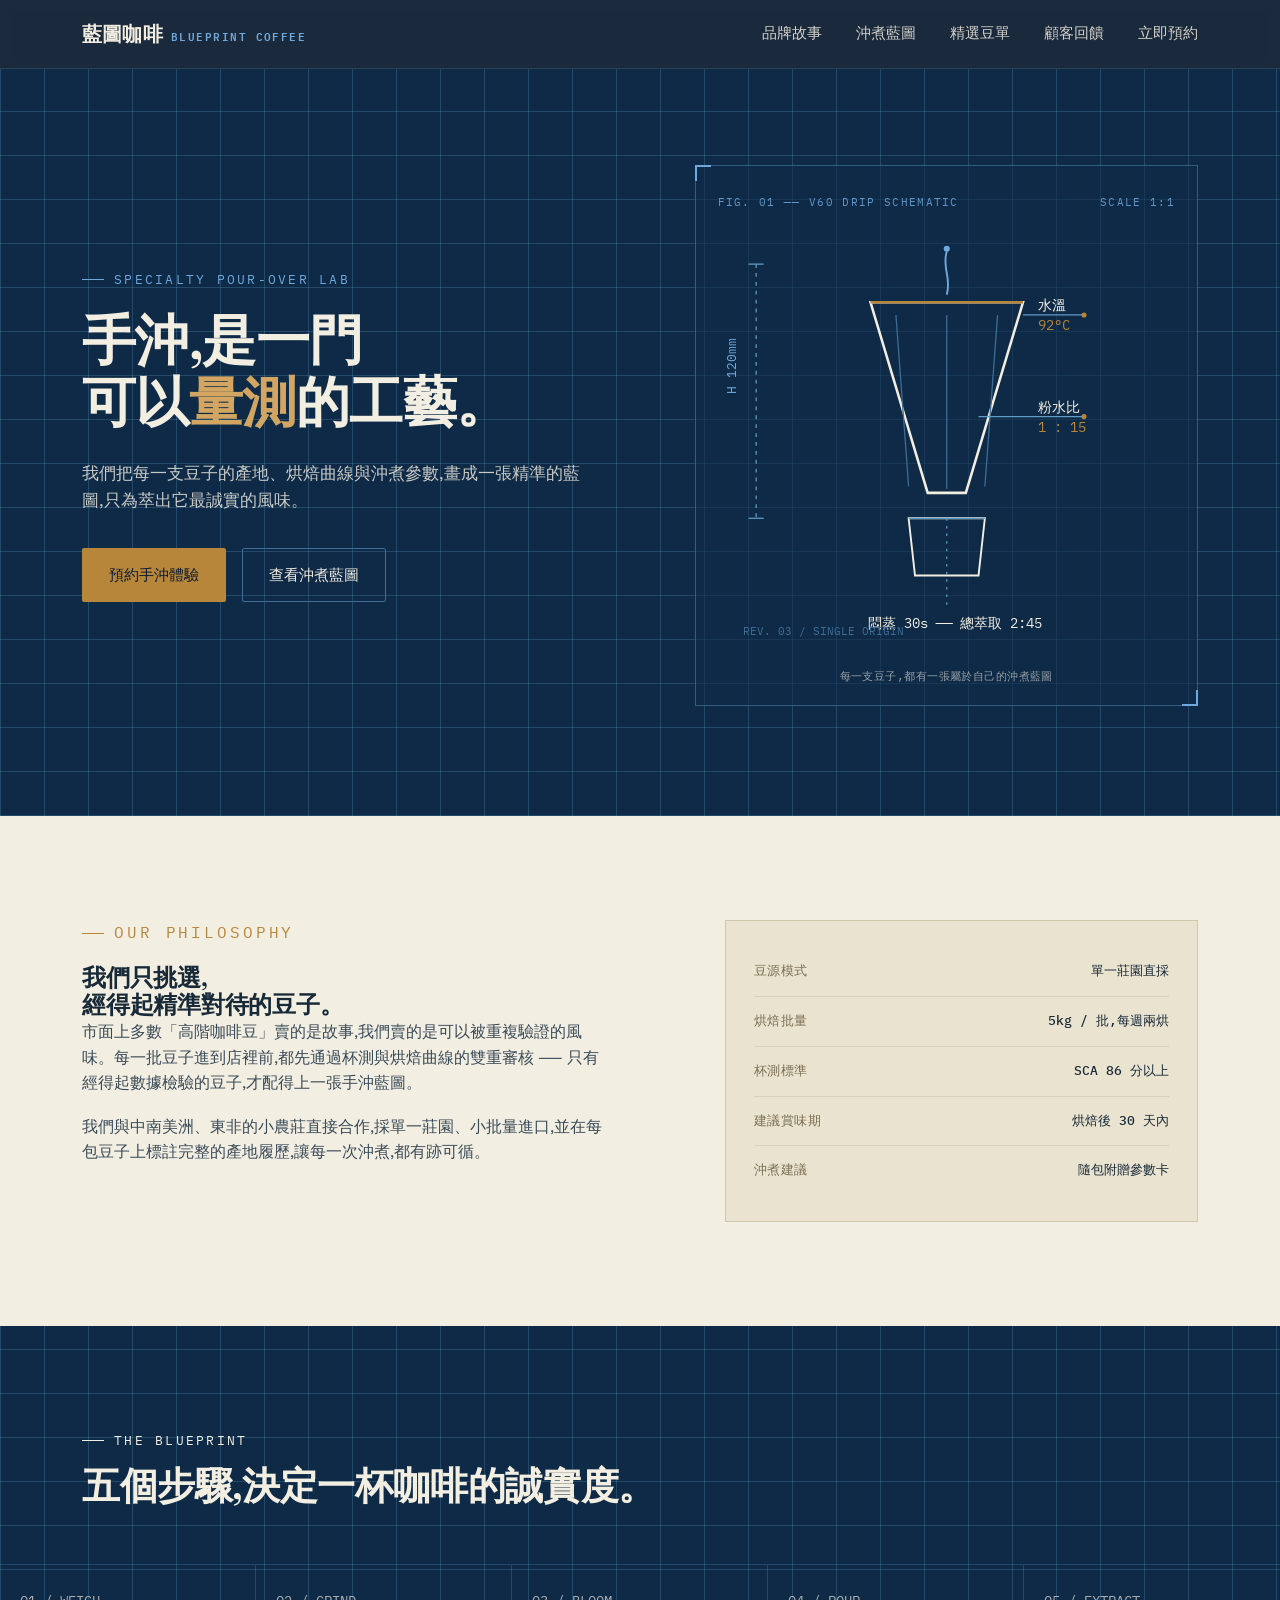
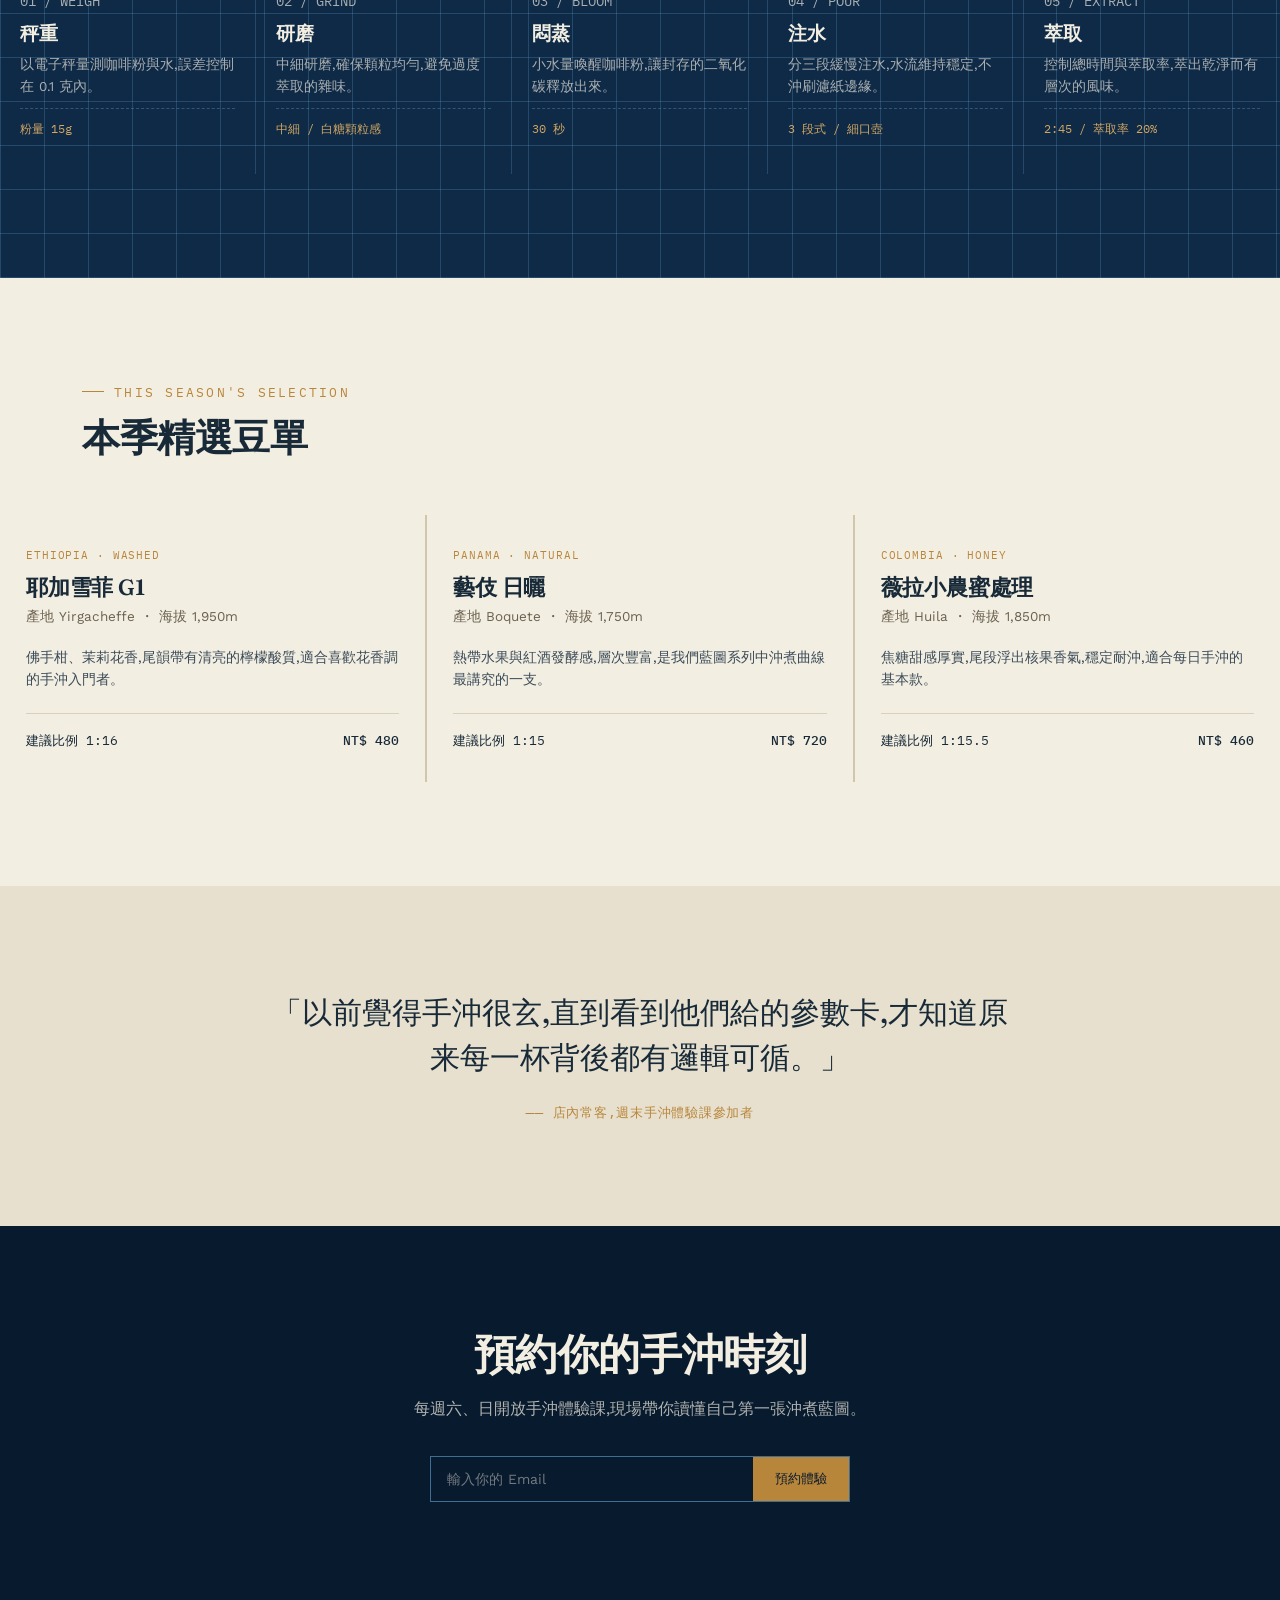
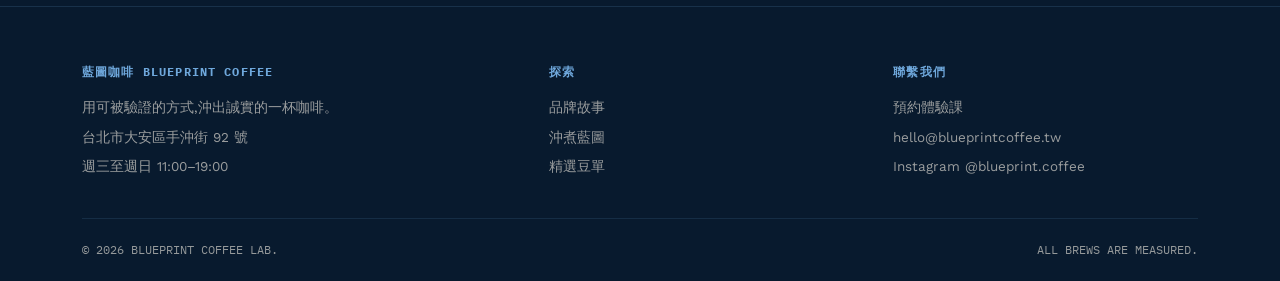
<file: docs/index.html>
<!DOCTYPE html>
<html lang="zh-Hant">
<head>
<meta charset="UTF-8">
<meta name="viewport" content="width=device-width, initial-scale=1.0">
<title>藍圖咖啡 Blueprint Coffee ── 精準手沖,誠實風味</title>
<link rel="preconnect" href="https://fonts.googleapis.com">
<link rel="preconnect" href="https://fonts.gstatic.com" crossorigin>
<link href="https://fonts.googleapis.com/css2?family=Fraunces:opsz,wght@9..144,400;9..144,500;9..144,600;9..144,700&family=Work+Sans:wght@300;400;500;600&family=IBM+Plex+Mono:wght@400;500&display=swap" rel="stylesheet">
<style>
  :root{
    --ink-black:#081A2E;
    --blueprint:#0E2A47;
    --blueprint-line:#3E6E96;
    --blueprint-line-soft:rgba(94,155,197,0.28);
    --paper:#F3EEE2;
    --paper-dim:#E7E0CE;
    --brass:#B8863B;
    --brass-light:#D2A662;
    --sky:#6FA8DC;
    --ink-on-paper:#182A38;
    --max-w:1180px;
  }

  *{margin:0;padding:0;box-sizing:border-box;}
  html{scroll-behavior:smooth;}
  body{
    font-family:'Work Sans', sans-serif;
    background:var(--paper);
    color:var(--ink-on-paper);
    line-height:1.6;
    -webkit-font-smoothing:antialiased;
  }
  a{color:inherit;text-decoration:none;}
  img,svg{display:block;max-width:100%;}
  .container{max-width:var(--max-w);margin:0 auto;padding:0 32px;}
  .eyebrow{
    font-family:'IBM Plex Mono', monospace;
    font-size:12.5px;
    letter-spacing:0.18em;
    text-transform:uppercase;
    display:flex;
    align-items:center;
    gap:10px;
  }
  .eyebrow::before{
    content:"";
    width:22px;height:1px;
    background:currentColor;
    display:inline-block;
  }
  h1,h2,h3{
    font-family:'Fraunces', serif;
    font-weight:600;
    line-height:1.15;
    letter-spacing:-0.01em;
  }
  .btn{
    display:inline-flex;
    align-items:center;
    gap:10px;
    padding:14px 26px;
    border-radius:2px;
    font-family:'Work Sans', sans-serif;
    font-size:15px;
    font-weight:500;
    border:1px solid transparent;
    cursor:pointer;
    transition:transform .25s ease, background .25s ease, border-color .25s ease, color .25s ease;
  }
  .btn:focus-visible{outline:2px solid var(--sky);outline-offset:3px;}
  .btn-primary{background:var(--brass);color:var(--ink-black);}
  .btn-primary:hover{background:var(--brass-light);transform:translateY(-1px);}
  .btn-ghost{border-color:var(--blueprint-line);color:var(--paper);}
  .btn-ghost:hover{border-color:var(--sky);color:var(--sky);}
  .btn-ghost.on-paper{border-color:var(--ink-on-paper);color:var(--ink-on-paper);}
  .btn-ghost.on-paper:hover{border-color:var(--brass);color:var(--brass);}

  /* ---------- NAV ---------- */
  header{
    position:sticky;top:0;z-index:50;
    background:rgba(8,26,46,0.92);
    backdrop-filter:blur(6px);
    border-bottom:1px solid rgba(94,155,197,0.2);
  }
  nav{
    max-width:var(--max-w);margin:0 auto;padding:18px 32px;
    display:flex;align-items:center;justify-content:space-between;
    color:var(--paper);
  }
  .logo{
    font-family:'Fraunces', serif;
    font-size:20px;font-weight:600;letter-spacing:0.01em;
    color:var(--paper);display:flex;align-items:baseline;gap:8px;
  }
  .logo span{
    font-family:'IBM Plex Mono', monospace;
    font-size:10.5px;letter-spacing:0.14em;color:var(--sky);
  }
  .nav-links{display:flex;gap:34px;font-size:14.5px;}
  .nav-links a{opacity:0.85;transition:opacity .2s;}
  .nav-links a:hover{opacity:1;color:var(--sky);}
  .nav-toggle{display:none;background:none;border:none;color:var(--paper);font-size:24px;cursor:pointer;}

  @media (max-width:860px){
    .nav-links{
      position:absolute;top:100%;left:0;right:0;
      background:var(--ink-black);
      flex-direction:column;gap:0;
      max-height:0;overflow:hidden;
      transition:max-height .3s ease;
    }
    .nav-links.open{max-height:320px;}
    .nav-links a{padding:16px 32px;border-top:1px solid rgba(94,155,197,0.15);}
    .nav-toggle{display:block;}
  }

  /* ---------- HERO ---------- */
  .hero{
    background:
      repeating-linear-gradient(0deg, var(--blueprint-line-soft) 0, var(--blueprint-line-soft) 1px, transparent 1px, transparent 44px),
      repeating-linear-gradient(90deg, var(--blueprint-line-soft) 0, var(--blueprint-line-soft) 1px, transparent 1px, transparent 44px),
      var(--blueprint);
    color:var(--paper);
    padding:96px 0 110px;
    position:relative;
    overflow:hidden;
  }
  .hero-grid{
    max-width:var(--max-w);margin:0 auto;padding:0 32px;
    display:grid;grid-template-columns:1.05fr 0.95fr;gap:56px;align-items:center;
  }
  .hero h1{font-size:clamp(34px,4.6vw,54px);margin:20px 0 26px;color:var(--paper);}
  .hero h1 em{font-style:normal;color:var(--brass-light);}
  .hero p.lede{font-size:17px;max-width:46ch;color:rgba(243,238,226,0.82);margin-bottom:34px;}
  .hero-cta{display:flex;gap:16px;flex-wrap:wrap;}
  .hero-eyebrow{color:var(--sky);margin-bottom:6px;}

  .blueprint-plate{
    position:relative;
    border:1px solid rgba(94,155,197,0.45);
    background:rgba(15,42,71,0.55);
    padding:28px 22px 20px;
  }
  .blueprint-plate::before,.blueprint-plate::after,
  .plate-corner-tl,.plate-corner-br{
    content:"";position:absolute;width:14px;height:14px;
    border-color:var(--sky);
  }
  .blueprint-plate::before{top:-1px;left:-1px;border-top:2px solid var(--sky);border-left:2px solid var(--sky);}
  .blueprint-plate::after{bottom:-1px;right:-1px;border-bottom:2px solid var(--sky);border-right:2px solid var(--sky);}
  .plate-label{
    font-family:'IBM Plex Mono', monospace;font-size:11px;letter-spacing:0.12em;
    color:var(--sky);display:flex;justify-content:space-between;margin-bottom:14px;opacity:0.85;
  }
  .plate-caption{
    font-family:'IBM Plex Mono', monospace;font-size:11px;color:rgba(243,238,226,0.6);
    text-align:center;margin-top:10px;letter-spacing:0.04em;
  }

  @media (max-width:900px){
    .hero-grid{grid-template-columns:1fr;}
    .hero{padding:64px 0 76px;}
  }

  /* ---------- SECTION SHARED ---------- */
  section{padding:104px 0;}
  .section-head{max-width:640px;margin-bottom:56px;}
  .section-head h2{font-size:clamp(26px,3.2vw,38px);margin-top:14px;}
  .on-dark{background:var(--ink-black);color:var(--paper);}
  .on-dark .eyebrow{color:var(--sky);}
  .on-paper .eyebrow{color:var(--brass);}

  /* ---------- ABOUT / SPEC SHEET ---------- */
  .about-grid{display:grid;grid-template-columns:1.1fr 0.9fr;gap:64px;align-items:start;}
  .about-grid p{font-size:16px;color:#3a4b58;max-width:52ch;margin-bottom:18px;}
  .spec-sheet{border:1px solid #cfc6ac;background:#EAE3D0;padding:26px 28px;}
  .spec-row{
    display:flex;justify-content:space-between;gap:20px;
    padding:14px 0;border-bottom:1px solid #d8d0b8;
    font-family:'IBM Plex Mono', monospace;font-size:13px;
  }
  .spec-row:last-child{border-bottom:none;}
  .spec-row dt{color:#7a6f52;letter-spacing:0.04em;}
  .spec-row dd{font-weight:500;color:var(--ink-on-paper);text-align:right;}

  @media (max-width:860px){ .about-grid{grid-template-columns:1fr;} }

  /* ---------- PROCESS BLUEPRINT ---------- */
  .process{
    background:
      repeating-linear-gradient(0deg, var(--blueprint-line-soft) 0, var(--blueprint-line-soft) 1px, transparent 1px, transparent 44px),
      repeating-linear-gradient(90deg, var(--blueprint-line-soft) 0, var(--blueprint-line-soft) 1px, transparent 1px, transparent 44px),
      var(--blueprint);
    color:var(--paper);
  }
  .steps{
    display:grid;grid-template-columns:repeat(5,1fr);gap:0;
    border-top:1px solid var(--blueprint-line-soft);
  }
  .step{
    padding:26px 20px;border-right:1px solid var(--blueprint-line-soft);position:relative;
  }
  .step:last-child{border-right:none;}
  .step-index{font-family:'IBM Plex Mono', monospace;font-size:12px;color:var(--sky);margin-bottom:14px;}
  .step h3{font-size:19px;color:var(--paper);margin-bottom:10px;font-weight:600;}
  .step p{font-size:13.5px;color:rgba(243,238,226,0.68);margin-bottom:10px;}
  .step .metric{
    font-family:'IBM Plex Mono', monospace;font-size:12px;color:var(--brass-light);
    border-top:1px dashed rgba(94,155,197,0.4);padding-top:10px;
  }
  @media (max-width:960px){
    .steps{grid-template-columns:1fr 1fr;}
    .step{border-right:1px solid var(--blueprint-line-soft);border-bottom:1px solid var(--blueprint-line-soft);}
    .step:nth-child(2n){border-right:none;}
  }
  @media (max-width:560px){
    .steps{grid-template-columns:1fr;}
    .step{border-right:none;}
  }

  /* ---------- BEANS ---------- */
  .bean-grid{display:grid;grid-template-columns:repeat(3,1fr);gap:2px;background:#cfc6ac;}
  .bean-card{
    background:var(--paper);padding:32px 26px;position:relative;
    display:flex;flex-direction:column;height:100%;
  }
  .bean-tag{
    font-family:'IBM Plex Mono', monospace;font-size:11px;color:var(--brass);
    letter-spacing:0.08em;margin-bottom:10px;
  }
  .bean-card h3{font-size:22px;margin-bottom:6px;}
  .bean-origin{font-size:13.5px;color:#6b6250;margin-bottom:18px;}
  .bean-notes{font-size:14px;color:#3a4b58;margin-bottom:22px;flex-grow:1;}
  .bean-meta{
    display:flex;justify-content:space-between;align-items:center;
    border-top:1px solid #d8d0b8;padding-top:16px;
    font-family:'IBM Plex Mono', monospace;font-size:12.5px;
  }
  .bean-price{color:var(--ink-on-paper);font-weight:500;}
  @media (max-width:900px){ .bean-grid{grid-template-columns:1fr 1fr;} }
  @media (max-width:600px){ .bean-grid{grid-template-columns:1fr;} }

  /* ---------- QUOTE ---------- */
  .quote-section{background:var(--paper-dim);}
  .quote-wrap{max-width:760px;margin:0 auto;text-align:center;}
  blockquote{
    font-family:'Fraunces', serif;font-size:clamp(22px,2.6vw,30px);
    font-weight:500;line-height:1.5;color:var(--ink-on-paper);margin-bottom:22px;
  }
  .quote-attr{font-family:'IBM Plex Mono', monospace;font-size:12.5px;color:var(--brass);letter-spacing:0.06em;}

  /* ---------- CTA / FOOTER ---------- */
  .cta-section{background:var(--ink-black);color:var(--paper);text-align:center;}
  .cta-section h2{font-size:clamp(28px,3.6vw,42px);margin-bottom:18px;}
  .cta-section p{color:rgba(243,238,226,0.72);max-width:48ch;margin:0 auto 34px;}
  .cta-form{
    display:flex;max-width:420px;margin:0 auto;gap:0;border:1px solid var(--blueprint-line);
  }
  .cta-form input{
    flex:1;background:transparent;border:none;padding:14px 16px;
    color:var(--paper);font-family:'Work Sans', sans-serif;font-size:14px;
  }
  .cta-form input::placeholder{color:rgba(243,238,226,0.45);}
  .cta-form input:focus{outline:none;}
  .cta-form button{
    background:var(--brass);color:var(--ink-black);border:none;
    padding:0 22px;font-weight:500;cursor:pointer;font-family:'Work Sans', sans-serif;
    transition:background .2s;
  }
  .cta-form button:hover{background:var(--brass-light);}

  footer{background:var(--ink-black);border-top:1px solid rgba(94,155,197,0.18);color:rgba(243,238,226,0.6);}
  .footer-grid{
    display:grid;grid-template-columns:1.4fr 1fr 1fr;gap:40px;padding:56px 0 32px;
    font-size:13.5px;
  }
  .footer-grid h4{
    font-family:'IBM Plex Mono', monospace;font-size:11.5px;letter-spacing:0.1em;
    color:var(--sky);margin-bottom:16px;text-transform:uppercase;
  }
  .footer-grid p, .footer-grid a{display:block;margin-bottom:8px;color:rgba(243,238,226,0.62);}
  .footer-grid a:hover{color:var(--paper);}
  .footer-bottom{
    border-top:1px solid rgba(94,155,197,0.15);padding:22px 0;
    font-family:'IBM Plex Mono', monospace;font-size:11.5px;
    display:flex;justify-content:space-between;flex-wrap:wrap;gap:10px;
  }
  @media (max-width:700px){ .footer-grid{grid-template-columns:1fr;} }

  /* ---------- REVEAL ---------- */
  .reveal{opacity:0;transform:translateY(18px);transition:opacity .7s ease, transform .7s ease;}
  .reveal.in{opacity:1;transform:translateY(0);}
  @media (prefers-reduced-motion: reduce){
    .reveal{opacity:1;transform:none;transition:none;}
    html{scroll-behavior:auto;}
  }
</style>
</head>
<body>

<header>
  <nav>
    <a href="#top" class="logo">藍圖咖啡<span>BLUEPRINT COFFEE</span></a>
    <button class="nav-toggle" id="navToggle" aria-label="開啟選單" aria-expanded="false">☰</button>
    <div class="nav-links" id="navLinks">
      <a href="#about">品牌故事</a>
      <a href="#process">沖煮藍圖</a>
      <a href="#beans">精選豆單</a>
      <a href="#quote">顧客回饋</a>
      <a href="#cta">立即預約</a>
    </div>
  </nav>
</header>

<section class="hero" id="top">
  <div class="hero-grid">
    <div>
      <p class="eyebrow hero-eyebrow">SPECIALTY POUR-OVER LAB</p>
      <h1>手沖,是一門<br>可以<em>量測</em>的工藝。</h1>
      <p class="lede">我們把每一支豆子的產地、烘焙曲線與沖煮參數,畫成一張精準的藍圖,只為萃出它最誠實的風味。</p>
      <div class="hero-cta">
        <a href="#cta" class="btn btn-primary">預約手沖體驗</a>
        <a href="#process" class="btn btn-ghost">查看沖煮藍圖</a>
      </div>
    </div>

    <div class="blueprint-plate reveal">
      <div class="plate-label"><span>FIG. 01 ── V60 DRIP SCHEMATIC</span><span>SCALE 1:1</span></div>
      <svg viewBox="0 0 360 340" xmlns="http://www.w3.org/2000/svg" role="img" aria-label="V60 手沖濾杯示意圖,標註水溫、粉水比、悶蒸與總萃取時間">
        <!-- dimension lines -->
        <line x1="30" y1="30" x2="30" y2="230" stroke="#5E9BC5" stroke-width="1" stroke-dasharray="3 4"/>
        <line x1="24" y1="30" x2="36" y2="30" stroke="#5E9BC5" stroke-width="1"/>
        <line x1="24" y1="230" x2="36" y2="230" stroke="#5E9BC5" stroke-width="1"/>
        <text x="14" y="132" fill="#6FA8DC" font-size="10" font-family="IBM Plex Mono, monospace" transform="rotate(-90 14 132)">H 120mm</text>

        <!-- dripper cone -->
        <path d="M120 60 L240 60 L195 210 L165 210 Z" fill="none" stroke="#F3EEE2" stroke-width="2"/>
        <path d="M120 60 L240 60" stroke="#B8863B" stroke-width="2"/>
        <!-- ribs -->
        <line x1="140" y1="70" x2="150" y2="205" stroke="#3E6E96" stroke-width="1"/>
        <line x1="180" y1="70" x2="180" y2="207" stroke="#3E6E96" stroke-width="1"/>
        <line x1="220" y1="70" x2="210" y2="205" stroke="#3E6E96" stroke-width="1"/>

        <!-- server -->
        <path d="M150 230 L210 230 L205 275 L155 275 Z" fill="none" stroke="#F3EEE2" stroke-width="1.5"/>
        <line x1="150" y1="230" x2="210" y2="230" stroke="#5E9BC5" stroke-width="1"/>

        <!-- pour line + droplets -->
        <path d="M180 20 C176 34, 184 40, 180 54" stroke="#6FA8DC" stroke-width="1.5" fill="none"/>
        <circle cx="180" cy="18" r="2.4" fill="#6FA8DC"/>

        <!-- annotation callouts -->
        <line x1="240" y1="70" x2="288" y2="70" stroke="#5E9BC5" stroke-width="1"/>
        <circle cx="288" cy="70" r="2" fill="#B8863B"/>
        <text x="252" y="66" fill="#F3EEE2" font-size="11" font-family="IBM Plex Mono, monospace">水溫</text>
        <text x="252" y="82" fill="#B8863B" font-size="11" font-family="IBM Plex Mono, monospace">92°C</text>

        <line x1="205" y1="150" x2="288" y2="150" stroke="#5E9BC5" stroke-width="1"/>
        <circle cx="288" cy="150" r="2" fill="#B8863B"/>
        <text x="252" y="146" fill="#F3EEE2" font-size="11" font-family="IBM Plex Mono, monospace">粉水比</text>
        <text x="252" y="162" fill="#B8863B" font-size="11" font-family="IBM Plex Mono, monospace">1 : 15</text>

        <line x1="180" y1="230" x2="180" y2="300" stroke="#5E9BC5" stroke-width="1" stroke-dasharray="2 4"/>
        <text x="118" y="316" fill="#F3EEE2" font-size="11" font-family="IBM Plex Mono, monospace">悶蒸 30s ── 總萃取 2:45</text>

        <!-- corner tick -->
        <text x="20" y="322" fill="#3E6E96" font-size="9" font-family="IBM Plex Mono, monospace">REV. 03 / SINGLE ORIGIN</text>
      </svg>
      <p class="plate-caption">每一支豆子,都有一張屬於自己的沖煮藍圖</p>
    </div>
  </div>
</section>

<section class="on-paper" id="about">
  <div class="container">
    <div class="about-grid">
      <div class="reveal">
        <p class="eyebrow">OUR PHILOSOPHY</p>
        <h2>我們只挑選,<br>經得起精準對待的豆子。</h2>
        <p>市面上多數「高階咖啡豆」賣的是故事,我們賣的是可以被重複驗證的風味。每一批豆子進到店裡前,都先通過杯測與烘焙曲線的雙重審核 ── 只有經得起數據檢驗的豆子,才配得上一張手沖藍圖。</p>
        <p>我們與中南美洲、東非的小農莊直接合作,採單一莊園、小批量進口,並在每包豆子上標註完整的產地履歷,讓每一次沖煮,都有跡可循。</p>
      </div>
      <dl class="spec-sheet reveal">
        <div class="spec-row"><dt>豆源模式</dt><dd>單一莊園直採</dd></div>
        <div class="spec-row"><dt>烘焙批量</dt><dd>5kg / 批,每週兩烘</dd></div>
        <div class="spec-row"><dt>杯測標準</dt><dd>SCA 86 分以上</dd></div>
        <div class="spec-row"><dt>建議賞味期</dt><dd>烘焙後 30 天內</dd></div>
        <div class="spec-row"><dt>沖煮建議</dt><dd>隨包附贈參數卡</dd></div>
      </dl>
    </div>
  </div>
</section>

<section class="process" id="process">
  <div class="container">
    <div class="section-head reveal">
      <p class="eyebrow">THE BLUEPRINT</p>
      <h2>五個步驟,決定一杯咖啡的誠實度。</h2>
    </div>
  </div>
  <div class="steps reveal">
    <div class="step">
      <p class="step-index">01 / WEIGH</p>
      <h3>秤重</h3>
      <p>以電子秤量測咖啡粉與水,誤差控制在 0.1 克內。</p>
      <p class="metric">粉量 15g</p>
    </div>
    <div class="step">
      <p class="step-index">02 / GRIND</p>
      <h3>研磨</h3>
      <p>中細研磨,確保顆粒均勻,避免過度萃取的雜味。</p>
      <p class="metric">中細 / 白糖顆粒感</p>
    </div>
    <div class="step">
      <p class="step-index">03 / BLOOM</p>
      <h3>悶蒸</h3>
      <p>小水量喚醒咖啡粉,讓封存的二氧化碳釋放出來。</p>
      <p class="metric">30 秒</p>
    </div>
    <div class="step">
      <p class="step-index">04 / POUR</p>
      <h3>注水</h3>
      <p>分三段緩慢注水,水流維持穩定,不沖刷濾紙邊緣。</p>
      <p class="metric">3 段式 / 細口壺</p>
    </div>
    <div class="step">
      <p class="step-index">05 / EXTRACT</p>
      <h3>萃取</h3>
      <p>控制總時間與萃取率,萃出乾淨而有層次的風味。</p>
      <p class="metric">2:45 / 萃取率 20%</p>
    </div>
  </div>
</section>

<section class="on-paper" id="beans">
  <div class="container">
    <div class="section-head reveal">
      <p class="eyebrow">THIS SEASON'S SELECTION</p>
      <h2>本季精選豆單</h2>
    </div>
  </div>
  <div class="bean-grid reveal">
    <div class="bean-card">
      <p class="bean-tag">ETHIOPIA · WASHED</p>
      <h3>耶加雪菲 G1</h3>
      <p class="bean-origin">產地 Yirgacheffe ・ 海拔 1,950m</p>
      <p class="bean-notes">佛手柑、茉莉花香,尾韻帶有清亮的檸檬酸質,適合喜歡花香調的手沖入門者。</p>
      <div class="bean-meta"><span>建議比例 1:16</span><span class="bean-price">NT$ 480</span></div>
    </div>
    <div class="bean-card">
      <p class="bean-tag">PANAMA · NATURAL</p>
      <h3>藝伎 日曬</h3>
      <p class="bean-origin">產地 Boquete ・ 海拔 1,750m</p>
      <p class="bean-notes">熱帶水果與紅酒發酵感,層次豐富,是我們藍圖系列中沖煮曲線最講究的一支。</p>
      <div class="bean-meta"><span>建議比例 1:15</span><span class="bean-price">NT$ 720</span></div>
    </div>
    <div class="bean-card">
      <p class="bean-tag">COLOMBIA · HONEY</p>
      <h3>薇拉小農蜜處理</h3>
      <p class="bean-origin">產地 Huila ・ 海拔 1,850m</p>
      <p class="bean-notes">焦糖甜感厚實,尾段浮出核果香氣,穩定耐沖,適合每日手沖的基本款。</p>
      <div class="bean-meta"><span>建議比例 1:15.5</span><span class="bean-price">NT$ 460</span></div>
    </div>
  </div>
</section>

<section class="quote-section" id="quote">
  <div class="container">
    <div class="quote-wrap reveal">
      <blockquote>「以前覺得手沖很玄,直到看到他們給的參數卡,才知道原来每一杯背後都有邏輯可循。」</blockquote>
      <p class="quote-attr">── 店內常客,週末手沖體驗課參加者</p>
    </div>
  </div>
</section>

<section class="cta-section" id="cta">
  <div class="container">
    <h2 class="reveal">預約你的手沖時刻</h2>
    <p class="reveal">每週六、日開放手沖體驗課,現場帶你讀懂自己第一張沖煮藍圖。</p>
    <form class="cta-form reveal" onsubmit="event.preventDefault(); this.querySelector('button').textContent='已收到,我們會盡快聯繫';">
      <input type="email" placeholder="輸入你的 Email" required aria-label="Email">
      <button type="submit">預約體驗</button>
    </form>
  </div>
</section>

<footer>
  <div class="container">
    <div class="footer-grid">
      <div>
        <h4>藍圖咖啡 BLUEPRINT COFFEE</h4>
        <p>用可被驗證的方式,沖出誠實的一杯咖啡。</p>
        <p>台北市大安區手沖街 92 號</p>
        <p>週三至週日 11:00–19:00</p>
      </div>
      <div>
        <h4>探索</h4>
        <a href="#about">品牌故事</a>
        <a href="#process">沖煮藍圖</a>
        <a href="#beans">精選豆單</a>
      </div>
      <div>
        <h4>聯繫我們</h4>
        <a href="#cta">預約體驗課</a>
        <a href="mailto:hello@blueprintcoffee.tw">hello@blueprintcoffee.tw</a>
        <a href="#top">Instagram @blueprint.coffee</a>
      </div>
    </div>
    <div class="footer-bottom">
      <span>© 2026 BLUEPRINT COFFEE LAB.</span>
      <span>ALL BREWS ARE MEASURED.</span>
    </div>
  </div>
</footer>

<script>
  // mobile nav toggle
  const navToggle = document.getElementById('navToggle');
  const navLinks = document.getElementById('navLinks');
  navToggle.addEventListener('click', () => {
    const isOpen = navLinks.classList.toggle('open');
    navToggle.setAttribute('aria-expanded', isOpen);
  });
  navLinks.querySelectorAll('a').forEach(a => a.addEventListener('click', () => {
    navLinks.classList.remove('open');
    navToggle.setAttribute('aria-expanded', 'false');
  }));

  // scroll reveal
  const prefersReduced = window.matchMedia('(prefers-reduced-motion: reduce)').matches;
  if (!prefersReduced && 'IntersectionObserver' in window) {
    const io = new IntersectionObserver((entries) => {
      entries.forEach(entry => {
        if (entry.isIntersecting) {
          entry.target.classList.add('in');
          io.unobserve(entry.target);
        }
      });
    }, { threshold: 0.15 });
    document.querySelectorAll('.reveal').forEach(el => io.observe(el));
  } else {
    document.querySelectorAll('.reveal').forEach(el => el.classList.add('in'));
  }
</script>

</body>
</html>
</file>
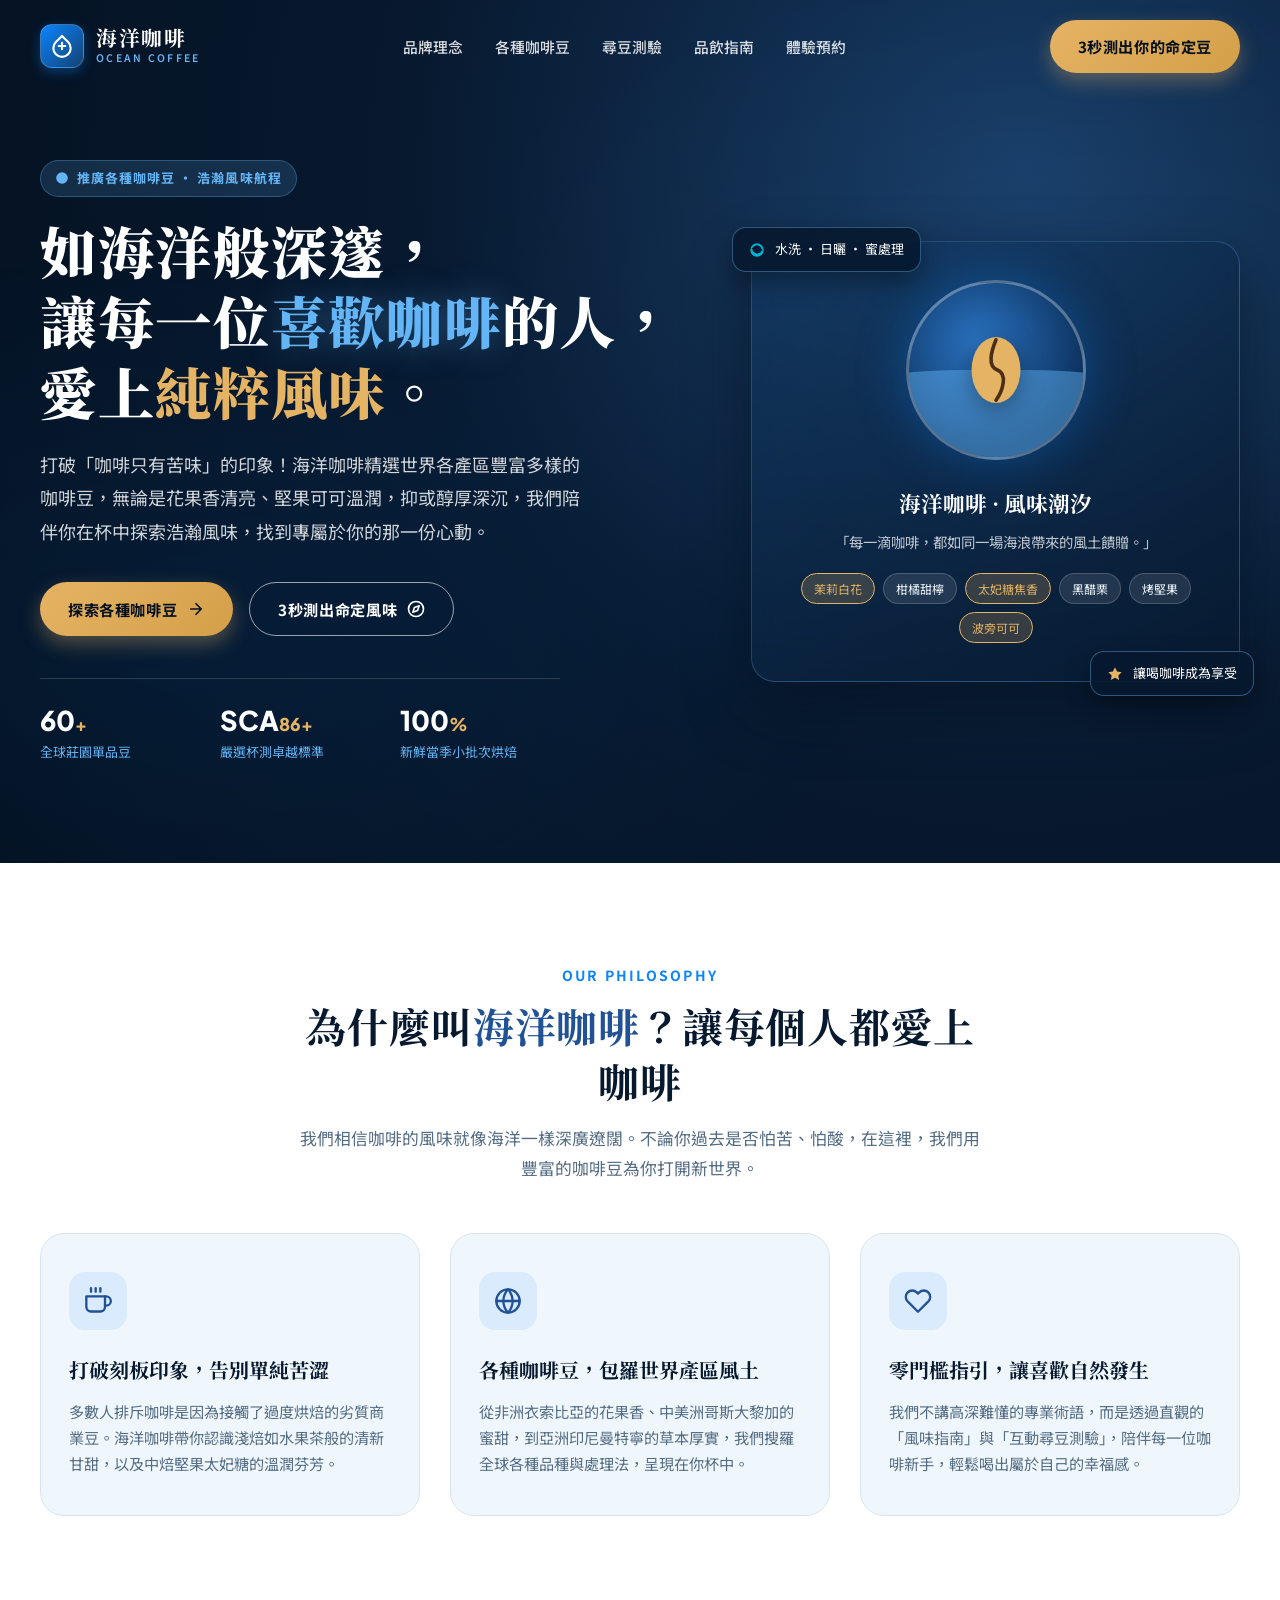
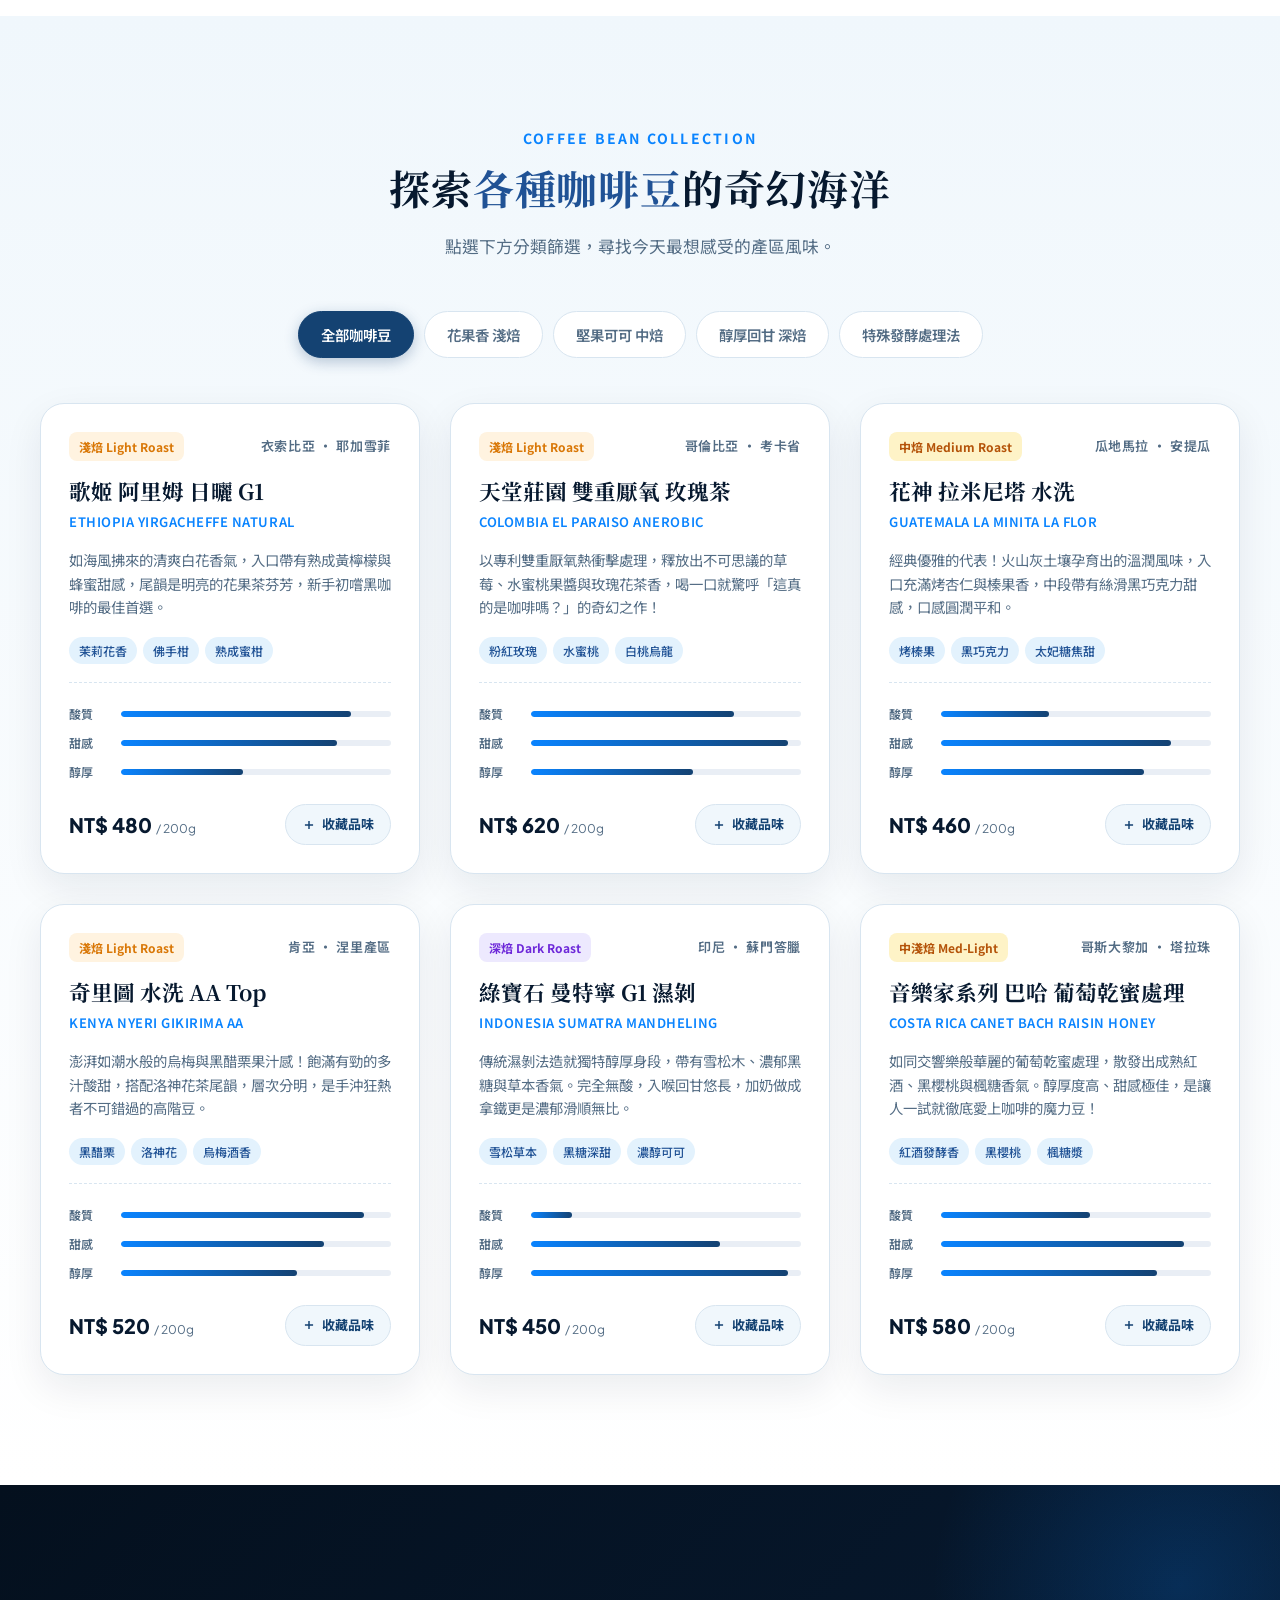
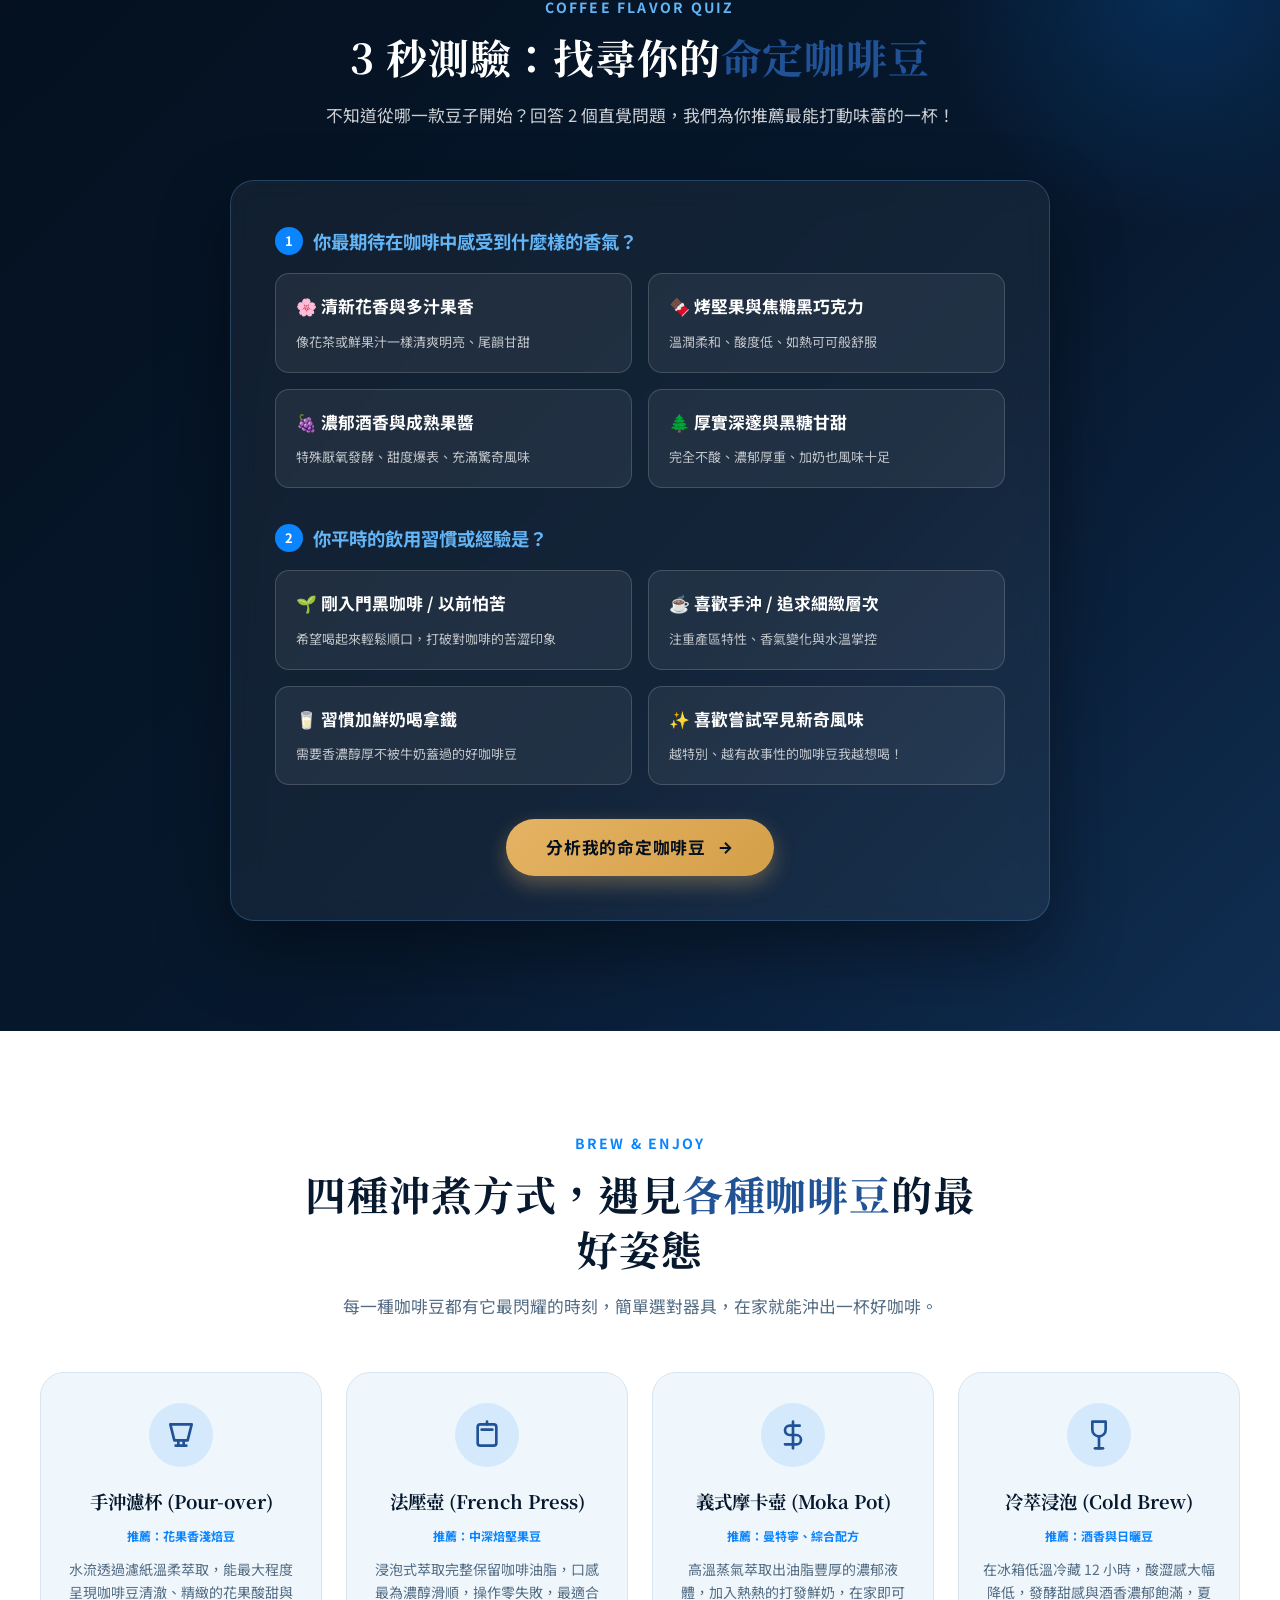
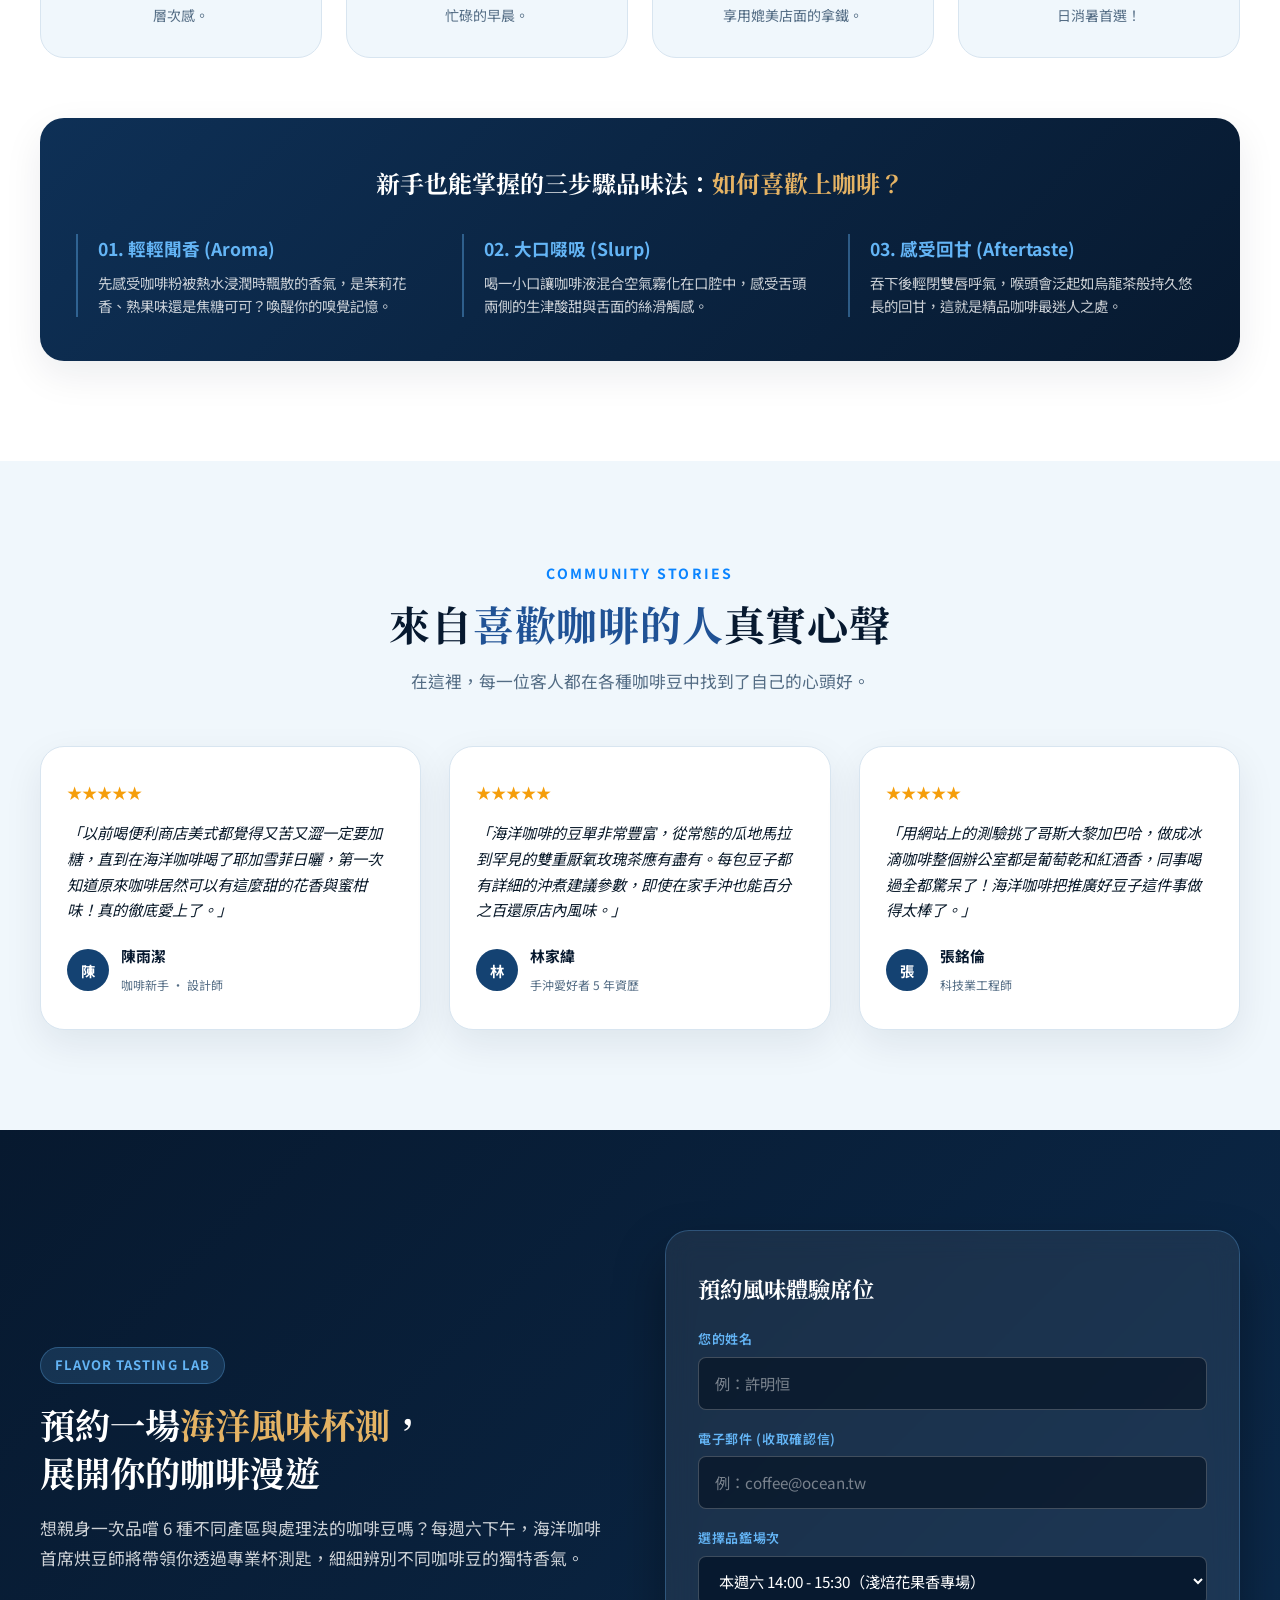
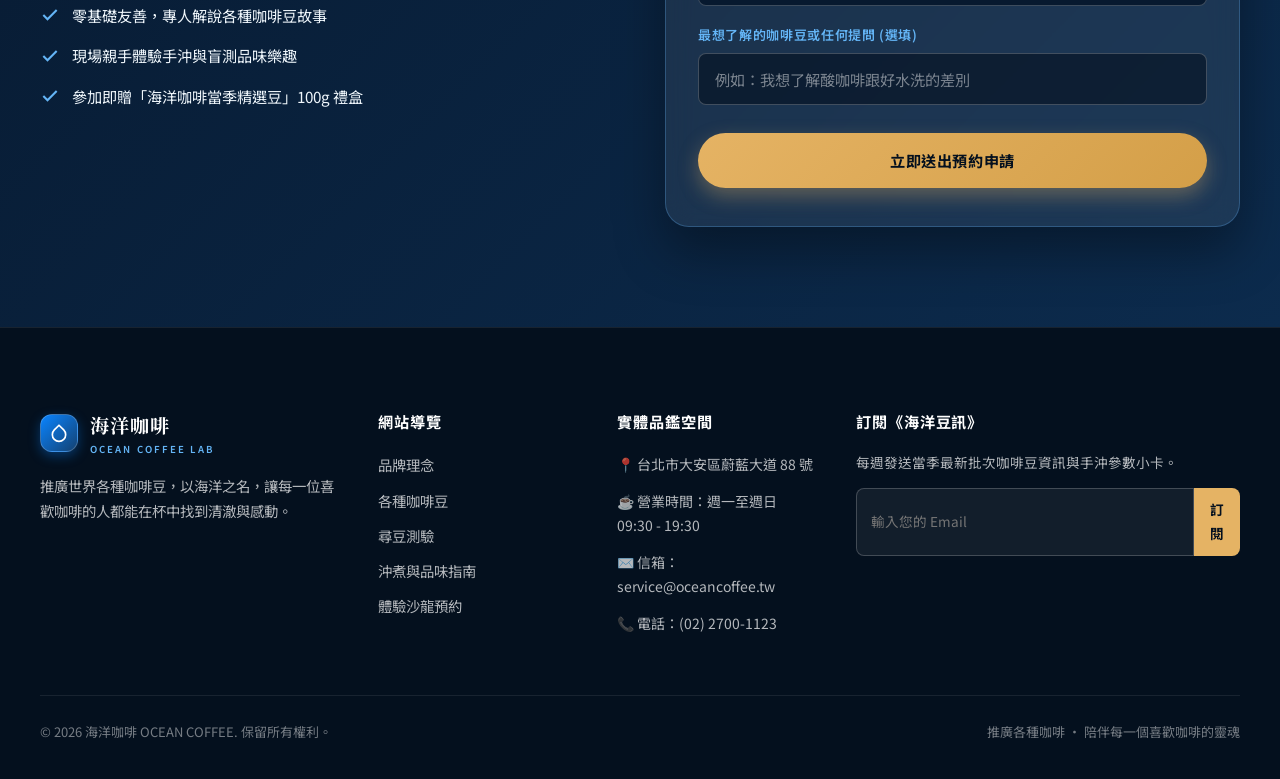
<file: onepage/index.html>
<!DOCTYPE html>
<html lang="zh-Hant">
<head>
  <meta charset="UTF-8">
  <meta name="viewport" content="width=device-width, initial-scale=1.0">
  <title>海洋咖啡 OCEAN COFFEE｜推廣各種咖啡豆，讓每個人都愛上咖啡</title>
  <meta name="description" content="海洋咖啡致力於推廣世界各產區的各種咖啡豆，以海洋藍為品牌基調，打造專為喜歡咖啡的人設計的風味探索天地，讓每一位訪客都能找到屬於自己的命定咖啡。">
  
  <!-- Google Web Fonts -->
  <link rel="preconnect" href="https://fonts.googleapis.com">
  <link rel="preconnect" href="https://fonts.gstatic.com" crossorigin>
  <link href="https://fonts.googleapis.com/css2?family=Noto+Sans+TC:wght@300;400;500;600;700;900&family=Noto+Serif+TC:wght@500;600;700;900&family=Plus+Jakarta+Sans:wght@400;600;700;800&display=swap" rel="stylesheet">

  <style>
    /* =========================================================
       1. 色彩與變數系統 (CSS Variables) - 嚴格依據 onepage.md 規範
       ========================================================= */
    :root {
      --navy-950: #04101e;
      --navy-900: #07192f;
      --navy-800: #0c2544;
      --ocean-blue: #144272;
      --ocean-mid: #205295;
      --ocean-cyan: #0a84ff;
      --sea-sky: #64b5f6;
      --sea-foam: #e3f2fd;
      --sea-mist: #f0f7fc;
      
      --sand-gold: #e5b364;
      --sand-hover: #f3c780;
      --sand-light: #fbf5eb;
      
      --text-main: #0c1c2c;
      --text-muted: #536c84;
      --text-light: #8da4be;
      --border-line: #d8e5f0;
      
      --card-bg: #ffffff;
      --card-shadow: 0 14px 38px rgba(7, 25, 47, 0.08);
      --card-shadow-hover: 0 22px 50px rgba(12, 37, 68, 0.16);
      
      --radius-sm: 8px;
      --radius-md: 14px;
      --radius-lg: 24px;
      --radius-full: 9999px;
      
      --font-body: "Noto Sans TC", "Plus Jakarta Sans", sans-serif;
      --font-title: "Noto Serif TC", serif;
      --font-en: "Plus Jakarta Sans", sans-serif;
    }

    /* =========================================================
       2. 重設與基礎設定 (Reset & Base)
       ========================================================= */
    *, *::before, *::after {
      box-sizing: border-box;
      margin: 0;
      padding: 0;
    }

    html {
      scroll-behavior: smooth;
      font-size: 16px;
    }

    body {
      font-family: var(--font-body);
      color: var(--text-main);
      background-color: #fafcfe;
      line-height: 1.75;
      -webkit-font-smoothing: antialiased;
      overflow-x: hidden;
    }

    a {
      text-decoration: none;
      color: inherit;
      transition: all 0.25s ease;
    }

    img, svg {
      display: block;
      max-width: 100%;
    }

    button, input, select, textarea {
      font: inherit;
      outline: none;
    }

    button {
      cursor: pointer;
      border: none;
      background: none;
    }

    .container {
      width: min(1200px, calc(100% - 48px));
      margin-inline: auto;
    }

    .serif { font-family: var(--font-title); }
    .en-font { font-family: var(--font-en); }

    /* 小標籤 Badge */
    .badge-pill {
      display: inline-flex;
      align-items: center;
      gap: 8px;
      padding: 6px 14px;
      border-radius: var(--radius-full);
      font-size: 0.8125rem;
      font-weight: 700;
      letter-spacing: 0.08em;
      text-transform: uppercase;
    }
    .badge-blue {
      background: rgba(10, 132, 255, 0.12);
      color: #0066cc;
      border: 1px solid rgba(10, 132, 255, 0.24);
    }
    .badge-ocean-dark {
      background: rgba(100, 181, 246, 0.16);
      color: var(--sea-sky);
      border: 1px solid rgba(100, 181, 246, 0.3);
    }

    /* 區塊通用標題 */
    .section-header {
      text-align: center;
      max-width: 680px;
      margin: 0 auto 50px;
    }
    .section-header .subtitle {
      font-size: 0.875rem;
      font-weight: 700;
      color: var(--ocean-cyan);
      letter-spacing: 0.16em;
      text-transform: uppercase;
      margin-bottom: 10px;
      display: block;
    }
    .section-header h2 {
      font-size: clamp(1.85rem, 3.2vw, 2.6rem);
      font-family: var(--font-title);
      color: var(--navy-900);
      line-height: 1.35;
      letter-spacing: 0.02em;
      margin-bottom: 16px;
    }
    .section-header h2 span {
      color: var(--ocean-mid);
      position: relative;
    }
    .section-header p {
      color: var(--text-muted);
      font-size: 1.05rem;
    }

    /* 按鈕樣式 */
    .btn {
      display: inline-flex;
      align-items: center;
      justify-content: center;
      gap: 10px;
      padding: 13px 28px;
      border-radius: var(--radius-full);
      font-weight: 700;
      font-size: 0.95rem;
      letter-spacing: 0.04em;
      transition: all 0.25s cubic-bezier(0.2, 0.8, 0.2, 1);
    }
    .btn:hover {
      transform: translateY(-2px);
    }
    .btn-gold {
      background: linear-gradient(135deg, var(--sand-gold) 0%, #d49f48 100%);
      color: var(--navy-950);
      box-shadow: 0 8px 20px rgba(229, 179, 100, 0.35);
    }
    .btn-gold:hover {
      background: linear-gradient(135deg, var(--sand-hover) 0%, #e0ab58 100%);
      box-shadow: 0 12px 28px rgba(229, 179, 100, 0.45);
    }
    .btn-outline-white {
      border: 1.5px solid rgba(255, 255, 255, 0.6);
      color: #ffffff;
      backdrop-filter: blur(4px);
    }
    .btn-outline-white:hover {
      background: rgba(255, 255, 255, 0.15);
      border-color: #ffffff;
    }
    .btn-blue {
      background: var(--ocean-blue);
      color: #ffffff;
      box-shadow: 0 8px 20px rgba(20, 66, 114, 0.25);
    }
    .btn-blue:hover {
      background: var(--ocean-mid);
      color: #ffffff;
    }

    /* =========================================================
       3. 導覽列 (Site Header & Navigation)
       ========================================================= */
    .site-header {
      position: fixed;
      top: 0;
      left: 0;
      width: 100%;
      z-index: 1000;
      transition: background-color 0.3s ease, box-shadow 0.3s ease, padding 0.3s ease;
      padding: 20px 0;
    }
    .site-header.scrolled {
      background-color: rgba(7, 25, 47, 0.92);
      backdrop-filter: blur(12px);
      box-shadow: 0 6px 24px rgba(0, 0, 0, 0.18);
      padding: 12px 0;
    }
    .nav-container {
      display: flex;
      align-items: center;
      justify-content: space-between;
    }
    
    .brand-logo {
      display: flex;
      align-items: center;
      gap: 12px;
      color: #ffffff;
    }
    .brand-icon-box {
      width: 44px;
      height: 44px;
      border-radius: 12px;
      background: linear-gradient(135deg, #0a84ff, #144272);
      display: flex;
      align-items: center;
      justify-content: center;
      box-shadow: 0 4px 12px rgba(10, 132, 255, 0.35);
      border: 1px solid rgba(255, 255, 255, 0.2);
    }
    .brand-text h1 {
      font-size: 1.3rem;
      font-family: var(--font-title);
      font-weight: 700;
      letter-spacing: 0.08em;
      line-height: 1.1;
    }
    .brand-text span {
      font-size: 0.65rem;
      color: var(--sea-sky);
      letter-spacing: 0.22em;
      font-weight: 600;
      text-transform: uppercase;
      display: block;
    }

    .nav-menu {
      display: flex;
      align-items: center;
      gap: 32px;
      list-style: none;
    }
    .nav-menu a {
      color: rgba(255, 255, 255, 0.85);
      font-size: 0.925rem;
      font-weight: 500;
      position: relative;
      padding: 6px 0;
    }
    .nav-menu a::after {
      content: '';
      position: absolute;
      bottom: 0;
      left: 0;
      width: 0%;
      height: 2px;
      background: var(--sea-sky);
      transition: width 0.25s ease;
      border-radius: 2px;
    }
    .nav-menu a:hover {
      color: #ffffff;
    }
    .nav-menu a:hover::after {
      width: 100%;
    }

    .header-actions {
      display: flex;
      align-items: center;
      gap: 16px;
    }

    .menu-toggle {
      display: none;
      flex-direction: column;
      gap: 5px;
      width: 32px;
      height: 32px;
      justify-content: center;
      align-items: center;
      cursor: pointer;
    }
    .menu-toggle span {
      width: 24px;
      height: 2px;
      background: #ffffff;
      border-radius: 2px;
      transition: all 0.3s ease;
    }

    /* =========================================================
       4. 首屏 Hero 區塊 (Hero Section)
       ========================================================= */
    .hero-section {
      position: relative;
      background: radial-gradient(circle at 80% 20%, #173b65 0%, var(--navy-900) 50%, var(--navy-950) 100%);
      color: #ffffff;
      padding: 160px 0 100px;
      min-height: 92vh;
      display: flex;
      align-items: center;
      overflow: hidden;
    }

    .hero-bg-waves {
      position: absolute;
      inset: 0;
      pointer-events: none;
      opacity: 0.35;
      background-image: 
        radial-gradient(ellipse at 15% 75%, rgba(10, 132, 255, 0.22) 0%, transparent 45%),
        radial-gradient(ellipse at 85% 35%, rgba(100, 181, 246, 0.18) 0%, transparent 45%);
    }

    .hero-grid {
      display: grid;
      grid-template-columns: 1.15fr 0.85fr;
      gap: 50px;
      align-items: center;
      position: relative;
      z-index: 2;
    }

    .hero-content h2 {
      font-size: clamp(2.3rem, 4.4vw, 3.8rem);
      font-family: var(--font-title);
      font-weight: 900;
      line-height: 1.25;
      letter-spacing: 0.03em;
      margin: 18px 0 22px;
    }
    .hero-content h2 .highlight-blue {
      color: var(--sea-sky);
      text-shadow: 0 0 35px rgba(100, 181, 246, 0.35);
    }
    .hero-content h2 .highlight-gold {
      color: var(--sand-gold);
    }
    .hero-desc {
      font-size: 1.125rem;
      color: rgba(255, 255, 255, 0.82);
      line-height: 1.85;
      max-width: 540px;
      margin-bottom: 34px;
    }
    .hero-buttons {
      display: flex;
      flex-wrap: wrap;
      gap: 16px;
      margin-bottom: 42px;
    }

    .hero-metrics {
      display: grid;
      grid-template-columns: repeat(3, 1fr);
      gap: 20px;
      padding-top: 28px;
      border-top: 1px solid rgba(255, 255, 255, 0.15);
      max-width: 520px;
    }
    .metric-item .number {
      font-size: 1.7rem;
      font-weight: 800;
      font-family: var(--font-en);
      color: #ffffff;
      line-height: 1;
    }
    .metric-item .number span {
      color: var(--sand-gold);
      font-size: 1.1rem;
    }
    .metric-item .label {
      font-size: 0.8125rem;
      color: var(--sea-sky);
      margin-top: 6px;
      display: block;
    }

    /* 右側立體海洋視覺卡 */
    .hero-visual-card {
      position: relative;
      background: linear-gradient(145deg, rgba(20, 66, 114, 0.45) 0%, rgba(7, 25, 47, 0.85) 100%);
      border: 1px solid rgba(100, 181, 246, 0.28);
      border-radius: var(--radius-lg);
      padding: 38px 30px;
      box-shadow: 0 25px 60px rgba(4, 16, 30, 0.55);
      backdrop-filter: blur(10px);
      text-align: center;
    }
    .visual-ocean-art {
      width: 180px;
      height: 180px;
      margin: 0 auto 24px;
      border-radius: 50%;
      background: radial-gradient(circle at 40% 35%, #2a73c2, #0d325e 70%);
      position: relative;
      display: flex;
      align-items: center;
      justify-content: center;
      box-shadow: 0 0 50px rgba(10, 132, 255, 0.35);
      border: 3px solid rgba(255, 255, 255, 0.3);
      overflow: hidden;
    }
    .visual-ocean-waves {
      position: absolute;
      bottom: 0;
      width: 200%;
      height: 50%;
      background: rgba(100, 181, 246, 0.45);
      border-radius: 40%;
      animation: waveDrift 7s infinite linear;
    }
    @keyframes waveDrift {
      0% { transform: rotate(0deg); }
      100% { transform: rotate(360deg); }
    }
    .visual-coffee-bean-svg {
      width: 72px;
      height: 72px;
      position: relative;
      z-index: 2;
      filter: drop-shadow(0 6px 12px rgba(0, 0, 0, 0.35));
    }
    .hero-visual-card h3 {
      font-size: 1.35rem;
      font-family: var(--font-title);
      margin-bottom: 8px;
      color: #ffffff;
    }
    .hero-visual-card p {
      font-size: 0.9rem;
      color: rgba(255, 255, 255, 0.75);
      line-height: 1.6;
    }
    .flavor-tag-cloud {
      display: flex;
      flex-wrap: wrap;
      justify-content: center;
      gap: 8px;
      margin-top: 20px;
    }
    .flavor-pill {
      font-size: 0.75rem;
      padding: 4px 12px;
      background: rgba(255, 255, 255, 0.1);
      border: 1px solid rgba(255, 255, 255, 0.18);
      border-radius: var(--radius-full);
      color: var(--sea-mist);
    }
    .flavor-pill.active {
      background: rgba(229, 179, 100, 0.2);
      border-color: var(--sand-gold);
      color: var(--sand-gold);
    }

    .floating-chip {
      position: absolute;
      background: rgba(7, 25, 47, 0.92);
      border: 1px solid rgba(100, 181, 246, 0.4);
      padding: 10px 16px;
      border-radius: var(--radius-md);
      box-shadow: 0 10px 25px rgba(0, 0, 0, 0.35);
      display: flex;
      align-items: center;
      gap: 10px;
      font-size: 0.8125rem;
      color: #ffffff;
      animation: floatChip 4s ease-in-out infinite alternate;
    }
    .chip-left {
      top: -15px;
      left: -20px;
    }
    .chip-right {
      bottom: -15px;
      right: -15px;
      animation-delay: -2s;
    }
    @keyframes floatChip {
      from { transform: translateY(0); }
      to { transform: translateY(-8px); }
    }

    /* =========================================================
       5. 品牌理念與核心承諾 (Why Ocean Coffee)
       ========================================================= */
    .philosophy-section {
      padding: 100px 0;
      background: #ffffff;
      position: relative;
    }
    .pillars-grid {
      display: grid;
      grid-template-columns: repeat(3, 1fr);
      gap: 30px;
      margin-top: 20px;
    }
    .pillar-card {
      background: var(--sea-mist);
      border: 1px solid var(--border-line);
      border-radius: var(--radius-lg);
      padding: 38px 28px;
      transition: all 0.3s ease;
      position: relative;
      overflow: hidden;
    }
    .pillar-card::before {
      content: '';
      position: absolute;
      top: 0;
      left: 0;
      width: 100%;
      height: 4px;
      background: linear-gradient(90deg, var(--ocean-cyan), var(--ocean-blue));
      opacity: 0;
      transition: opacity 0.3s ease;
    }
    .pillar-card:hover {
      transform: translateY(-6px);
      box-shadow: var(--card-shadow);
      background: #ffffff;
      border-color: rgba(10, 132, 255, 0.3);
    }
    .pillar-card:hover::before {
      opacity: 1;
    }
    .pillar-icon {
      width: 58px;
      height: 58px;
      border-radius: 16px;
      background: rgba(10, 132, 255, 0.1);
      display: flex;
      align-items: center;
      justify-content: center;
      margin-bottom: 22px;
      color: var(--ocean-mid);
    }
    .pillar-card h3 {
      font-size: 1.25rem;
      font-family: var(--font-title);
      color: var(--navy-900);
      margin-bottom: 12px;
    }
    .pillar-card p {
      color: var(--text-muted);
      font-size: 0.95rem;
      line-height: 1.7;
    }

    /* =========================================================
       6. 各種咖啡豆展區 (All Kinds of Beans Catalog)
       ========================================================= */
    .beans-section {
      padding: 110px 0;
      background: linear-gradient(180deg, #f0f7fc 0%, #ffffff 100%);
      position: relative;
    }

    .catalog-filters {
      display: flex;
      justify-content: center;
      flex-wrap: wrap;
      gap: 10px;
      margin-bottom: 45px;
    }
    .filter-btn {
      padding: 10px 22px;
      border-radius: var(--radius-full);
      font-size: 0.9rem;
      font-weight: 600;
      color: var(--text-muted);
      background: #ffffff;
      border: 1px solid var(--border-line);
      transition: all 0.25s ease;
    }
    .filter-btn:hover {
      border-color: var(--ocean-cyan);
      color: var(--ocean-blue);
    }
    .filter-btn.active {
      background: var(--ocean-blue);
      color: #ffffff;
      border-color: var(--ocean-blue);
      box-shadow: 0 4px 14px rgba(20, 66, 114, 0.28);
    }

    .beans-grid {
      display: grid;
      grid-template-columns: repeat(3, 1fr);
      gap: 30px;
    }
    .bean-card {
      background: #ffffff;
      border: 1px solid var(--border-line);
      border-radius: var(--radius-lg);
      padding: 28px;
      box-shadow: var(--card-shadow);
      display: flex;
      flex-direction: column;
      position: relative;
      transition: all 0.3s cubic-bezier(0.2, 0.8, 0.2, 1);
    }
    .bean-card:hover {
      transform: translateY(-8px);
      box-shadow: var(--card-shadow-hover);
      border-color: rgba(10, 132, 255, 0.35);
    }
    
    .bean-top-meta {
      display: flex;
      justify-content: space-between;
      align-items: center;
      margin-bottom: 16px;
    }
    .roast-badge {
      display: inline-flex;
      align-items: center;
      gap: 6px;
      font-size: 0.75rem;
      font-weight: 700;
      padding: 4px 10px;
      border-radius: var(--radius-sm);
    }
    .roast-light {
      background: #fff3e0;
      color: #d97706;
    }
    .roast-medium {
      background: #fef3c7;
      color: #b45309;
    }
    .roast-dark {
      background: #ede9fe;
      color: #6d28d9;
    }
    .origin-country {
      font-size: 0.8125rem;
      font-weight: 600;
      color: var(--text-muted);
      letter-spacing: 0.05em;
    }

    .bean-card h3 {
      font-size: 1.35rem;
      font-family: var(--font-title);
      color: var(--navy-900);
      margin-bottom: 6px;
      line-height: 1.3;
    }
    .bean-subname {
      font-size: 0.8125rem;
      color: var(--ocean-cyan);
      font-weight: 600;
      letter-spacing: 0.04em;
      margin-bottom: 14px;
    }
    .bean-desc {
      font-size: 0.9rem;
      color: var(--text-muted);
      line-height: 1.65;
      margin-bottom: 18px;
      flex-grow: 1;
    }

    .bean-flavor-notes {
      display: flex;
      flex-wrap: wrap;
      gap: 6px;
      margin-bottom: 20px;
      padding-bottom: 18px;
      border-bottom: 1px dashed var(--border-line);
    }
    .flavor-chip {
      font-size: 0.75rem;
      font-weight: 500;
      padding: 3px 10px;
      background: var(--sea-foam);
      color: var(--ocean-mid);
      border-radius: var(--radius-full);
    }

    .flavor-meters {
      display: grid;
      gap: 8px;
      margin-bottom: 22px;
    }
    .meter-row {
      display: flex;
      align-items: center;
      gap: 10px;
      font-size: 0.75rem;
      color: var(--text-muted);
    }
    .meter-label {
      width: 42px;
      font-weight: 600;
    }
    .meter-bar {
      flex: 1;
      height: 6px;
      background: #e9eef5;
      border-radius: 3px;
      overflow: hidden;
    }
    .meter-fill {
      height: 100%;
      background: linear-gradient(90deg, var(--ocean-cyan), var(--ocean-blue));
      border-radius: 3px;
    }

    .bean-bottom {
      display: flex;
      align-items: center;
      justify-content: space-between;
      margin-top: auto;
    }
    .bean-price {
      font-size: 1.25rem;
      font-weight: 800;
      font-family: var(--font-en);
      color: var(--navy-900);
    }
    .bean-price span {
      font-size: 0.75rem;
      color: var(--text-muted);
      font-weight: normal;
    }
    .btn-bean-fav {
      display: inline-flex;
      align-items: center;
      gap: 6px;
      padding: 8px 16px;
      background: var(--sea-mist);
      color: var(--ocean-blue);
      border: 1px solid var(--border-line);
      border-radius: var(--radius-full);
      font-size: 0.8125rem;
      font-weight: 700;
      transition: all 0.25s ease;
    }
    .btn-bean-fav:hover {
      background: var(--ocean-blue);
      color: #ffffff;
      border-color: var(--ocean-blue);
    }

    /* =========================================================
       7. 核心功能：咖啡風味測驗 (Quiz)
       ========================================================= */
    .quiz-section {
      padding: 110px 0;
      background: linear-gradient(135deg, var(--navy-950) 0%, var(--navy-900) 60%, #102e52 100%);
      color: #ffffff;
      position: relative;
      overflow: hidden;
    }
    .quiz-section::before {
      content: '';
      position: absolute;
      top: -150px;
      right: -150px;
      width: 500px;
      height: 500px;
      border-radius: 50%;
      background: radial-gradient(circle, rgba(10, 132, 255, 0.2) 0%, transparent 70%);
      pointer-events: none;
    }

    .quiz-wrapper {
      max-width: 820px;
      margin: 0 auto;
      background: rgba(255, 255, 255, 0.05);
      border: 1px solid rgba(100, 181, 246, 0.25);
      border-radius: var(--radius-lg);
      padding: 44px;
      backdrop-filter: blur(14px);
      box-shadow: 0 30px 70px rgba(0, 0, 0, 0.4);
    }

    .quiz-step-title {
      font-size: 1.15rem;
      font-weight: 700;
      color: var(--sea-sky);
      margin-bottom: 16px;
      display: flex;
      align-items: center;
      gap: 10px;
    }
    .quiz-step-title .step-badge {
      width: 28px;
      height: 28px;
      background: var(--ocean-cyan);
      color: #ffffff;
      border-radius: 50%;
      display: inline-flex;
      align-items: center;
      justify-content: center;
      font-size: 0.8125rem;
    }

    .quiz-options {
      display: grid;
      grid-template-columns: repeat(2, 1fr);
      gap: 16px;
      margin-bottom: 34px;
    }
    .quiz-option {
      background: rgba(255, 255, 255, 0.06);
      border: 1.5px solid rgba(255, 255, 255, 0.16);
      border-radius: var(--radius-md);
      padding: 18px 20px;
      cursor: pointer;
      transition: all 0.25s ease;
      text-align: left;
    }
    .quiz-option:hover {
      background: rgba(255, 255, 255, 0.12);
      border-color: var(--sea-sky);
    }
    .quiz-option.selected {
      background: rgba(10, 132, 255, 0.25);
      border-color: var(--ocean-cyan);
      box-shadow: 0 0 20px rgba(10, 132, 255, 0.35);
    }
    .quiz-option strong {
      display: block;
      font-size: 1.05rem;
      color: #ffffff;
      margin-bottom: 4px;
    }
    .quiz-option span {
      font-size: 0.8125rem;
      color: rgba(255, 255, 255, 0.72);
      line-height: 1.5;
    }

    .quiz-result-box {
      display: none;
      background: linear-gradient(135deg, rgba(20, 66, 114, 0.8), rgba(7, 25, 47, 0.95));
      border: 1.5px solid var(--sand-gold);
      border-radius: var(--radius-md);
      padding: 30px;
      margin-top: 30px;
      animation: fadeIn 0.4s ease;
    }
    .quiz-result-box.active {
      display: block;
    }
    @keyframes fadeIn {
      from { opacity: 0; transform: translateY(12px); }
      to { opacity: 1; transform: translateY(0); }
    }
    .result-badge {
      display: inline-block;
      font-size: 0.75rem;
      font-weight: 700;
      color: var(--sand-gold);
      letter-spacing: 0.12em;
      margin-bottom: 8px;
    }
    .result-bean-title {
      font-size: 1.6rem;
      font-family: var(--font-title);
      color: #ffffff;
      margin-bottom: 10px;
    }
    .result-desc {
      color: rgba(255, 255, 255, 0.85);
      font-size: 0.95rem;
      line-height: 1.7;
      margin-bottom: 20px;
    }
    .result-brew-tip {
      background: rgba(0, 0, 0, 0.25);
      border-left: 3px solid var(--ocean-cyan);
      padding: 12px 18px;
      font-size: 0.875rem;
      color: var(--sea-mist);
      border-radius: 0 var(--radius-sm) var(--radius-sm) 0;
      margin-bottom: 24px;
    }

    /* =========================================================
       8. 沖煮與品味指南 (How to Fall in Love with Coffee)
       ========================================================= */
    .guide-section {
      padding: 100px 0;
      background: #ffffff;
    }
    .guide-grid {
      display: grid;
      grid-template-columns: repeat(4, 1fr);
      gap: 24px;
      margin-top: 40px;
    }
    .guide-card {
      background: var(--sea-mist);
      border: 1px solid var(--border-line);
      border-radius: var(--radius-lg);
      padding: 30px 22px;
      text-align: center;
      transition: all 0.3s ease;
    }
    .guide-card:hover {
      transform: translateY(-6px);
      box-shadow: var(--card-shadow);
      background: #ffffff;
      border-color: rgba(10, 132, 255, 0.35);
    }
    .guide-icon-wrapper {
      width: 64px;
      height: 64px;
      margin: 0 auto 18px;
      border-radius: 50%;
      background: rgba(10, 132, 255, 0.12);
      display: flex;
      align-items: center;
      justify-content: center;
      color: var(--ocean-mid);
    }
    .guide-card h3 {
      font-size: 1.15rem;
      font-family: var(--font-title);
      color: var(--navy-900);
      margin-bottom: 8px;
    }
    .guide-card .suitable-bean {
      font-size: 0.75rem;
      color: var(--ocean-cyan);
      font-weight: 700;
      margin-bottom: 12px;
      display: block;
    }
    .guide-card p {
      font-size: 0.875rem;
      color: var(--text-muted);
      line-height: 1.65;
    }

    .tasting-steps-box {
      margin-top: 60px;
      background: linear-gradient(135deg, #0e3056, #07192f);
      border-radius: var(--radius-lg);
      padding: 44px 36px;
      color: #ffffff;
      box-shadow: var(--card-shadow);
    }
    .tasting-steps-box h3 {
      font-size: 1.5rem;
      font-family: var(--font-title);
      text-align: center;
      margin-bottom: 30px;
    }
    .tasting-steps-box h3 span {
      color: var(--sand-gold);
    }
    .steps-row {
      display: grid;
      grid-template-columns: repeat(3, 1fr);
      gap: 30px;
    }
    .step-col {
      position: relative;
      padding-left: 20px;
      border-left: 2px solid rgba(100, 181, 246, 0.4);
    }
    .step-col strong {
      display: block;
      font-size: 1.1rem;
      color: var(--sea-sky);
      margin-bottom: 6px;
    }
    .step-col p {
      font-size: 0.9rem;
      color: rgba(255, 255, 255, 0.78);
      line-height: 1.6;
    }

    /* =========================================================
       9. 咖啡同好分享 (Community Voices)
       ========================================================= */
    .reviews-section {
      padding: 100px 0;
      background: var(--sea-mist);
    }
    .reviews-grid {
      display: grid;
      grid-template-columns: repeat(3, 1fr);
      gap: 28px;
    }
    .review-card {
      background: #ffffff;
      border: 1px solid var(--border-line);
      border-radius: var(--radius-lg);
      padding: 32px 26px;
      box-shadow: var(--card-shadow);
      display: flex;
      flex-direction: column;
    }
    .review-stars {
      color: #f59e0b;
      margin-bottom: 14px;
      font-size: 0.95rem;
    }
    .review-text {
      font-size: 0.95rem;
      color: var(--text-main);
      line-height: 1.7;
      margin-bottom: 20px;
      flex-grow: 1;
      font-style: italic;
    }
    .reviewer-meta {
      display: flex;
      align-items: center;
      gap: 12px;
    }
    .reviewer-avatar {
      width: 42px;
      height: 42px;
      border-radius: 50%;
      background: var(--ocean-blue);
      color: #ffffff;
      display: flex;
      align-items: center;
      justify-content: center;
      font-weight: 700;
      font-size: 0.9rem;
    }
    .reviewer-info h4 {
      font-size: 0.925rem;
      color: var(--navy-900);
    }
    .reviewer-info span {
      font-size: 0.75rem;
      color: var(--text-muted);
    }

    /* =========================================================
       10. 品味沙龍預約與訂閱 (Experience & Newsletter CTA)
       ========================================================= */
    .booking-section {
      padding: 100px 0;
      background: linear-gradient(135deg, var(--navy-900) 0%, #0c2b4d 100%);
      color: #ffffff;
      position: relative;
    }
    .booking-grid {
      display: grid;
      grid-template-columns: 1fr 1fr;
      gap: 50px;
      align-items: center;
    }
    .booking-info h2 {
      font-size: 2.2rem;
      font-family: var(--font-title);
      line-height: 1.35;
      margin-bottom: 18px;
    }
    .booking-info h2 span {
      color: var(--sand-gold);
    }
    .booking-info p {
      font-size: 1.05rem;
      color: rgba(255, 255, 255, 0.8);
      line-height: 1.8;
      margin-bottom: 28px;
    }
    .booking-perks {
      display: grid;
      gap: 14px;
    }
    .perk-item {
      display: flex;
      align-items: center;
      gap: 12px;
      font-size: 0.95rem;
      color: var(--sea-mist);
    }
    .perk-item svg {
      color: var(--sea-sky);
      flex-shrink: 0;
    }

    .booking-form-card {
      background: rgba(255, 255, 255, 0.07);
      border: 1px solid rgba(100, 181, 246, 0.28);
      border-radius: var(--radius-lg);
      padding: 38px 32px;
      backdrop-filter: blur(14px);
      box-shadow: 0 25px 50px rgba(0, 0, 0, 0.35);
    }
    .form-group {
      margin-bottom: 18px;
    }
    .form-group label {
      display: block;
      font-size: 0.8125rem;
      font-weight: 600;
      color: var(--sea-sky);
      margin-bottom: 6px;
      letter-spacing: 0.05em;
    }
    .form-control {
      width: 100%;
      padding: 12px 16px;
      border-radius: var(--radius-sm);
      border: 1px solid rgba(255, 255, 255, 0.22);
      background: rgba(4, 16, 30, 0.6);
      color: #ffffff;
      font-size: 0.95rem;
      transition: border-color 0.25s ease;
    }
    .form-control:focus {
      border-color: var(--ocean-cyan);
    }
    .form-control::placeholder {
      color: rgba(255, 255, 255, 0.45);
    }

    /* =========================================================
       11. 頁尾 (Footer)
       ========================================================= */
    .site-footer {
      background: var(--navy-950);
      color: rgba(255, 255, 255, 0.7);
      padding: 80px 0 35px;
      border-top: 1px solid rgba(255, 255, 255, 0.08);
      font-size: 0.9rem;
    }
    .footer-grid {
      display: grid;
      grid-template-columns: 1.5fr 1fr 1fr 1.2fr;
      gap: 40px;
      margin-bottom: 60px;
    }
    .footer-about .brand-logo {
      margin-bottom: 16px;
    }
    .footer-about p {
      line-height: 1.7;
      max-width: 320px;
      margin-bottom: 20px;
    }
    .footer-heading {
      font-size: 0.95rem;
      font-weight: 700;
      color: #ffffff;
      margin-bottom: 18px;
      letter-spacing: 0.06em;
    }
    .footer-links {
      list-style: none;
      display: grid;
      gap: 10px;
    }
    .footer-links a:hover {
      color: var(--sea-sky);
      padding-left: 4px;
    }
    .footer-contact-list {
      list-style: none;
      display: grid;
      gap: 12px;
      font-size: 0.875rem;
    }

    .footer-newsletter-input {
      display: flex;
      margin-top: 14px;
    }
    .footer-newsletter-input input {
      flex: 1;
      padding: 10px 14px;
      border-radius: var(--radius-sm) 0 0 var(--radius-sm);
      border: 1px solid rgba(255, 255, 255, 0.2);
      background: rgba(255, 255, 255, 0.06);
      color: #ffffff;
      font-size: 0.85rem;
    }
    .footer-newsletter-input button {
      padding: 10px 16px;
      background: var(--sand-gold);
      color: var(--navy-950);
      font-weight: 700;
      border-radius: 0 var(--radius-sm) var(--radius-sm) 0;
      font-size: 0.85rem;
    }
    .footer-newsletter-input button:hover {
      background: var(--sand-hover);
    }

    .footer-bottom {
      border-top: 1px solid rgba(255, 255, 255, 0.08);
      padding-top: 25px;
      display: flex;
      justify-content: space-between;
      align-items: center;
      font-size: 0.8125rem;
      color: rgba(255, 255, 255, 0.45);
    }

    /* =========================================================
       12. 互動通知 Toast (Toast Notification)
       ========================================================= */
    .toast-notice {
      position: fixed;
      bottom: 28px;
      right: 28px;
      z-index: 9999;
      background: var(--navy-900);
      color: #ffffff;
      border-left: 4px solid var(--sand-gold);
      box-shadow: 0 16px 36px rgba(0, 0, 0, 0.35);
      border-radius: var(--radius-sm);
      padding: 16px 22px;
      display: flex;
      align-items: center;
      gap: 14px;
      transform: translateY(120%);
      opacity: 0;
      transition: all 0.3s cubic-bezier(0.18, 0.89, 0.32, 1.28);
      pointer-events: none;
      max-width: 380px;
    }
    .toast-notice.show {
      transform: translateY(0);
      opacity: 1;
      pointer-events: auto;
    }

    /* =========================================================
       13. 響應式斷點 (Media Queries / RWD)
       ========================================================= */
    @media (max-width: 1024px) {
      .hero-grid {
        grid-template-columns: 1fr;
        text-align: center;
      }
      .hero-content h2 {
        margin-inline: auto;
      }
      .hero-desc {
        margin-inline: auto;
      }
      .hero-buttons {
        justify-content: center;
      }
      .hero-metrics {
        margin-inline: auto;
      }
      .hero-visual-card {
        max-width: 480px;
        margin: 20px auto 0;
      }
      .pillars-grid, .beans-grid, .reviews-grid {
        grid-template-columns: repeat(2, 1fr);
      }
      .guide-grid {
        grid-template-columns: repeat(2, 1fr);
      }
      .booking-grid {
        grid-template-columns: 1fr;
      }
      .footer-grid {
        grid-template-columns: 1fr 1fr;
      }
    }

    @media (max-width: 768px) {
      .nav-menu {
        position: fixed;
        top: 0;
        right: -100%;
        width: 75%;
        max-width: 320px;
        height: 100vh;
        background: var(--navy-950);
        flex-direction: column;
        justify-content: center;
        gap: 24px;
        box-shadow: -10px 0 30px rgba(0, 0, 0, 0.5);
        transition: right 0.35s ease;
        padding: 40px;
        z-index: 1001;
      }
      .nav-menu.open {
        right: 0;
      }
      .menu-toggle {
        display: flex;
        z-index: 1002;
      }
      .header-actions .btn {
        display: none;
      }
      .quiz-options {
        grid-template-columns: 1fr;
      }
      .pillars-grid, .beans-grid, .reviews-grid, .steps-row {
        grid-template-columns: 1fr;
      }
      .footer-grid {
        grid-template-columns: 1fr;
      }
      .footer-bottom {
        flex-direction: column;
        gap: 10px;
        text-align: center;
      }
      .quiz-wrapper {
        padding: 26px 20px;
      }
      .booking-form-card {
        padding: 26px 20px;
      }
    }
  </style>
</head>
<body>

  <!-- =========================================================
       1. 導覽列 (Site Header)
       ========================================================= -->
  <header class="site-header" id="siteHeader">
    <div class="container nav-container">
      <a href="#top" class="brand-logo" aria-label="海洋咖啡首頁">
        <div class="brand-icon-box">
          <svg width="26" height="26" viewBox="0 0 24 24" fill="none" stroke="currentColor" stroke-width="2" stroke-linecap="round" stroke-linejoin="round">
            <path d="M12 2.69l5.66 5.66a8 8 0 1 1-11.31 0z"></path>
            <path d="M12 9v6"></path>
            <path d="M9 12h6"></path>
          </svg>
        </div>
        <div class="brand-text">
          <h1 class="serif">海洋咖啡</h1>
          <span>OCEAN COFFEE</span>
        </div>
      </a>

      <!-- 導覽連結 -->
      <ul class="nav-menu" id="navMenu">
        <li><a href="#philosophy">品牌理念</a></li>
        <li><a href="#beans">各種咖啡豆</a></li>
        <li><a href="#quiz">尋豆測驗</a></li>
        <li><a href="#guide">品飲指南</a></li>
        <li><a href="#booking">體驗預約</a></li>
      </ul>

      <div class="header-actions">
        <a href="#quiz" class="btn btn-gold btn-sm">3秒測出你的命定豆</a>
        <button class="menu-toggle" id="menuToggle" aria-label="切換選單" aria-expanded="false">
          <span></span>
          <span></span>
          <span></span>
        </button>
      </div>
    </div>
  </header>

  <!-- =========================================================
       2. 首屏 Hero 區塊 (Hero Section)
       ========================================================= -->
  <section class="hero-section" id="top">
    <div class="hero-bg-waves"></div>
    <div class="container hero-grid">
      
      <!-- 左側主要標語 -->
      <div class="hero-content">
        <span class="badge-pill badge-ocean-dark">
          <svg width="14" height="14" viewBox="0 0 24 24" fill="currentColor">
            <circle cx="12" cy="12" r="10"></circle>
          </svg>
          推廣各種咖啡豆 · 浩瀚風味航程
        </span>
        <h2>
          如海洋般深邃，<br>
          讓每一位<span class="highlight-blue">喜歡咖啡</span>的人，<br>
          愛上<span class="highlight-gold">純粹風味</span>。
        </h2>
        <p class="hero-desc">
          打破「咖啡只有苦味」的印象！海洋咖啡精選世界各產區豐富多樣的咖啡豆，無論是花果香清亮、堅果可可溫潤，抑或醇厚深沉，我們陪伴你在杯中探索浩瀚風味，找到專屬於你的那一份心動。
        </p>
        <div class="hero-buttons">
          <a href="#beans" class="btn btn-gold">
            <span>探索各種咖啡豆</span>
            <svg width="18" height="18" viewBox="0 0 24 24" fill="none" stroke="currentColor" stroke-width="2.2" stroke-linecap="round" stroke-linejoin="round"><path d="M5 12h14M12 5l7 7-7 7"/></svg>
          </a>
          <a href="#quiz" class="btn btn-outline-white">
            <span>3秒測出命定風味</span>
            <svg width="18" height="18" viewBox="0 0 24 24" fill="none" stroke="currentColor" stroke-width="2.2" stroke-linecap="round" stroke-linejoin="round"><circle cx="12" cy="12" r="10"/><polygon points="16.24 7.76 14.12 14.12 7.76 16.24 9.88 9.88 16.24 7.76"/></svg>
          </a>
        </div>

        <!-- 數據特點 -->
        <div class="hero-metrics">
          <div class="metric-item">
            <div class="number">60<span>+</span></div>
            <span class="label">全球莊園單品豆</span>
          </div>
          <div class="metric-item">
            <div class="number">SCA<span>86+</span></div>
            <span class="label">嚴選杯測卓越標準</span>
          </div>
          <div class="metric-item">
            <div class="number">100<span>%</span></div>
            <span class="label">新鮮當季小批次烘焙</span>
          </div>
        </div>
      </div>

      <!-- 右側海洋風味視覺卡片 -->
      <div class="hero-visual-card">
        <div class="floating-chip chip-left">
          <svg width="16" height="16" viewBox="0 0 24 24" fill="#00b4d8"><path d="M12 2a10 10 0 1 0 10 10A10 10 0 0 0 12 2zm1 14.93V17a1 1 0 0 1-2 0v-.07A7.003 7.003 0 0 1 5.07 11H5a1 1 0 0 1 0-2h.07A7.003 7.003 0 0 1 11 5.07V5a1 1 0 0 1 2 0v.07A7.003 7.003 0 0 1 18.93 11H19a1 1 0 0 1 0 2h-.07A7.003 7.003 0 0 1 13 16.93z"/></svg>
          <span>水洗 · 日曬 · 蜜處理</span>
        </div>

        <div class="visual-ocean-art">
          <div class="visual-ocean-waves"></div>
          <!-- 咖啡豆向量插圖 -->
          <svg class="visual-coffee-bean-svg" viewBox="0 0 100 100" fill="none">
            <ellipse cx="50" cy="50" rx="34" ry="46" fill="#e5b364" />
            <path d="M50 8C43 25 38 45 52 50C66 55 60 78 50 92" stroke="#4a2e18" stroke-width="5" stroke-linecap="round"/>
          </svg>
        </div>

        <h3 class="serif">海洋咖啡 · 風味潮汐</h3>
        <p>「每一滴咖啡，都如同一場海浪帶來的風土饋贈。」</p>

        <div class="flavor-tag-cloud">
          <span class="flavor-pill active">茉莉白花</span>
          <span class="flavor-pill">柑橘甜檸</span>
          <span class="flavor-pill active">太妃糖焦香</span>
          <span class="flavor-pill">黑醋栗</span>
          <span class="flavor-pill">烤堅果</span>
          <span class="flavor-pill active">波旁可可</span>
        </div>

        <div class="floating-chip chip-right">
          <svg width="16" height="16" viewBox="0 0 24 24" fill="#e5b364"><polygon points="12 2 15.09 8.26 22 9.27 17 14.14 18.18 21.02 12 17.77 5.82 21.02 7 14.14 2 9.27 8.91 8.26 12 2"/></svg>
          <span>讓喝咖啡成為享受</span>
        </div>
      </div>

    </div>
  </section>

  <!-- =========================================================
       3. 品牌理念 (Philosophy: 讓客戶喜歡上咖啡)
       ========================================================= -->
  <section class="philosophy-section" id="philosophy">
    <div class="container">
      <div class="section-header">
        <span class="subtitle">OUR PHILOSOPHY</span>
        <h2>為什麼叫<span>海洋咖啡</span>？讓每個人都愛上咖啡</h2>
        <p>我們相信咖啡的風味就像海洋一樣深廣遼闊。不論你過去是否怕苦、怕酸，在這裡，我們用豐富的咖啡豆為你打開新世界。</p>
      </div>

      <div class="pillars-grid">
        <div class="pillar-card">
          <div class="pillar-icon">
            <svg width="28" height="28" viewBox="0 0 24 24" fill="none" stroke="currentColor" stroke-width="2" stroke-linecap="round" stroke-linejoin="round">
              <path d="M18 8h1a4 4 0 0 1 0 8h-1"></path>
              <path d="M2 8h16v9a4 4 0 0 1-4 4H6a4 4 0 0 1-4-4V8z"></path>
              <line x1="6" y1="1" x2="6" y2="4"></line>
              <line x1="10" y1="1" x2="10" y2="4"></line>
              <line x1="14" y1="1" x2="14" y2="4"></line>
            </svg>
          </div>
          <h3>打破刻板印象，告別單純苦澀</h3>
          <p>多數人排斥咖啡是因為接觸了過度烘焙的劣質商業豆。海洋咖啡帶你認識淺焙如水果茶般的清新甘甜，以及中焙堅果太妃糖的溫潤芬芳。</p>
        </div>

        <div class="pillar-card">
          <div class="pillar-icon">
            <svg width="28" height="28" viewBox="0 0 24 24" fill="none" stroke="currentColor" stroke-width="2" stroke-linecap="round" stroke-linejoin="round">
              <circle cx="12" cy="12" r="10"></circle>
              <line x1="2" y1="12" x2="22" y2="12"></line>
              <path d="M12 2a15.3 15.3 0 0 1 4 10 15.3 15.3 0 0 1-4 10 15.3 15.3 0 0 1-4-10 15.3 15.3 0 0 1 4-10z"></path>
            </svg>
          </div>
          <h3>各種咖啡豆，包羅世界產區風土</h3>
          <p>從非洲衣索比亞的花果香、中美洲哥斯大黎加的蜜甜，到亞洲印尼曼特寧的草本厚實，我們搜羅全球各種品種與處理法，呈現在你杯中。</p>
        </div>

        <div class="pillar-card">
          <div class="pillar-icon">
            <svg width="28" height="28" viewBox="0 0 24 24" fill="none" stroke="currentColor" stroke-width="2" stroke-linecap="round" stroke-linejoin="round">
              <path d="M20.84 4.61a5.5 5.5 0 0 0-7.78 0L12 5.67l-1.06-1.06a5.5 5.5 0 0 0-7.78 7.78l1.06 1.06L12 21.23l7.78-7.78 1.06-1.06a5.5 5.5 0 0 0 0-7.78z"></path>
            </svg>
          </div>
          <h3>零門檻指引，讓喜歡自然發生</h3>
          <p>我們不講高深難懂的專業術語，而是透過直觀的「風味指南」與「互動尋豆測驗」，陪伴每一位咖啡新手，輕鬆喝出屬於自己的幸福感。</p>
        </div>
      </div>
    </div>
  </section>

  <!-- =========================================================
       4. 各種咖啡豆展區 (Beans Catalog)
       ========================================================= -->
  <section class="beans-section" id="beans">
    <div class="container">
      <div class="section-header">
        <span class="subtitle">COFFEE BEAN COLLECTION</span>
        <h2>探索<span>各種咖啡豆</span>的奇幻海洋</h2>
        <p>點選下方分類篩選，尋找今天最想感受的產區風味。</p>
      </div>

      <!-- 分類標籤篩選按鈕 -->
      <div class="catalog-filters">
        <button class="filter-btn active" data-filter="all">全部咖啡豆</button>
        <button class="filter-btn" data-filter="light">花果香 淺焙</button>
        <button class="filter-btn" data-filter="medium">堅果可可 中焙</button>
        <button class="filter-btn" data-filter="dark">醇厚回甘 深焙</button>
        <button class="filter-btn" data-filter="special">特殊發酵處理法</button>
      </div>

      <!-- 咖啡豆卡片網格 -->
      <div class="beans-grid" id="beansGrid">
        
        <!-- 卡片 1: 耶加雪菲 -->
        <div class="bean-card" data-category="light">
          <div class="bean-top-meta">
            <span class="roast-badge roast-light">淺焙 Light Roast</span>
            <span class="origin-country">衣索比亞 · 耶加雪菲</span>
          </div>
          <h3 class="serif">歌姬 阿里姆 日曬 G1</h3>
          <span class="bean-subname">ETHIOPIA YIRGACHEFFE NATURAL</span>
          <p class="bean-desc">如海風拂來的清爽白花香氣，入口帶有熟成黃檸檬與蜂蜜甜感，尾韻是明亮的花果茶芬芳，新手初嚐黑咖啡的最佳首選。</p>
          <div class="bean-flavor-notes">
            <span class="flavor-chip">茉莉花香</span>
            <span class="flavor-chip">佛手柑</span>
            <span class="flavor-chip">熟成蜜柑</span>
          </div>
          <div class="flavor-meters">
            <div class="meter-row"><span class="meter-label">酸質</span><div class="meter-bar"><div class="meter-fill" style="width: 85%;"></div></div></div>
            <div class="meter-row"><span class="meter-label">甜感</span><div class="meter-bar"><div class="meter-fill" style="width: 80%;"></div></div></div>
            <div class="meter-row"><span class="meter-label">醇厚</span><div class="meter-bar"><div class="meter-fill" style="width: 45%;"></div></div></div>
          </div>
          <div class="bean-bottom">
            <div class="bean-price">NT$ 480 <span>/ 200g</span></div>
            <button class="btn-bean-fav" data-bean="衣索比亞・耶加雪菲 歌姬日曬">
              <svg width="14" height="14" viewBox="0 0 24 24" fill="none" stroke="currentColor" stroke-width="2.5"><path d="M12 5v14M5 12h14"/></svg>
              收藏品味
            </button>
          </div>
        </div>

        <!-- 卡片 2: 哥倫比亞 -->
        <div class="bean-card" data-category="special light">
          <div class="bean-top-meta">
            <span class="roast-badge roast-light">淺焙 Light Roast</span>
            <span class="origin-country">哥倫比亞 · 考卡省</span>
          </div>
          <h3 class="serif">天堂莊園 雙重厭氧 玫瑰茶</h3>
          <span class="bean-subname">COLOMBIA EL PARAISO ANEROBIC</span>
          <p class="bean-desc">以專利雙重厭氧熱衝擊處理，釋放出不可思議的草莓、水蜜桃果醬與玫瑰花茶香，喝一口就驚呼「這真的是咖啡嗎？」的奇幻之作！</p>
          <div class="bean-flavor-notes">
            <span class="flavor-chip">粉紅玫瑰</span>
            <span class="flavor-chip">水蜜桃</span>
            <span class="flavor-chip">白桃烏龍</span>
          </div>
          <div class="flavor-meters">
            <div class="meter-row"><span class="meter-label">酸質</span><div class="meter-bar"><div class="meter-fill" style="width: 75%;"></div></div></div>
            <div class="meter-row"><span class="meter-label">甜感</span><div class="meter-bar"><div class="meter-fill" style="width: 95%;"></div></div></div>
            <div class="meter-row"><span class="meter-label">醇厚</span><div class="meter-bar"><div class="meter-fill" style="width: 60%;"></div></div></div>
          </div>
          <div class="bean-bottom">
            <div class="bean-price">NT$ 620 <span>/ 200g</span></div>
            <button class="btn-bean-fav" data-bean="哥倫比亞・天堂莊園 雙重厭氧">
              <svg width="14" height="14" viewBox="0 0 24 24" fill="none" stroke="currentColor" stroke-width="2.5"><path d="M12 5v14M5 12h14"/></svg>
              收藏品味
            </button>
          </div>
        </div>

        <!-- 卡片 3: 瓜地馬拉 -->
        <div class="bean-card" data-category="medium">
          <div class="bean-top-meta">
            <span class="roast-badge roast-medium">中焙 Medium Roast</span>
            <span class="origin-country">瓜地馬拉 · 安提瓜</span>
          </div>
          <h3 class="serif">花神 拉米尼塔 水洗</h3>
          <span class="bean-subname">GUATEMALA LA MINITA LA FLOR</span>
          <p class="bean-desc">經典優雅的代表！火山灰土壤孕育出的溫潤風味，入口充滿烤杏仁與榛果香，中段帶有絲滑黑巧克力甜感，口感圓潤平和。</p>
          <div class="bean-flavor-notes">
            <span class="flavor-chip">烤榛果</span>
            <span class="flavor-chip">黑巧克力</span>
            <span class="flavor-chip">太妃糖焦甜</span>
          </div>
          <div class="flavor-meters">
            <div class="meter-row"><span class="meter-label">酸質</span><div class="meter-bar"><div class="meter-fill" style="width: 40%;"></div></div></div>
            <div class="meter-row"><span class="meter-label">甜感</span><div class="meter-bar"><div class="meter-fill" style="width: 85%;"></div></div></div>
            <div class="meter-row"><span class="meter-label">醇厚</span><div class="meter-bar"><div class="meter-fill" style="width: 75%;"></div></div></div>
          </div>
          <div class="bean-bottom">
            <div class="bean-price">NT$ 460 <span>/ 200g</span></div>
            <button class="btn-bean-fav" data-bean="瓜地馬拉・花神 水洗">
              <svg width="14" height="14" viewBox="0 0 24 24" fill="none" stroke="currentColor" stroke-width="2.5"><path d="M12 5v14M5 12h14"/></svg>
              收藏品味
            </button>
          </div>
        </div>

        <!-- 卡片 4: 肯亞 -->
        <div class="bean-card" data-category="light">
          <div class="bean-top-meta">
            <span class="roast-badge roast-light">淺焙 Light Roast</span>
            <span class="origin-country">肯亞 · 涅里產區</span>
          </div>
          <h3 class="serif">奇里圖 水洗 AA Top</h3>
          <span class="bean-subname">KENYA NYERI GIKIRIMA AA</span>
          <p class="bean-desc">澎湃如潮水般的烏梅與黑醋栗果汁感！飽滿有勁的多汁酸甜，搭配洛神花茶尾韻，層次分明，是手沖狂熱者不可錯過的高階豆。</p>
          <div class="bean-flavor-notes">
            <span class="flavor-chip">黑醋栗</span>
            <span class="flavor-chip">洛神花</span>
            <span class="flavor-chip">烏梅酒香</span>
          </div>
          <div class="flavor-meters">
            <div class="meter-row"><span class="meter-label">酸質</span><div class="meter-bar"><div class="meter-fill" style="width: 90%;"></div></div></div>
            <div class="meter-row"><span class="meter-label">甜感</span><div class="meter-bar"><div class="meter-fill" style="width: 75%;"></div></div></div>
            <div class="meter-row"><span class="meter-label">醇厚</span><div class="meter-bar"><div class="meter-fill" style="width: 65%;"></div></div></div>
          </div>
          <div class="bean-bottom">
            <div class="bean-price">NT$ 520 <span>/ 200g</span></div>
            <button class="btn-bean-fav" data-bean="肯亞・奇里圖 AA 水洗">
              <svg width="14" height="14" viewBox="0 0 24 24" fill="none" stroke="currentColor" stroke-width="2.5"><path d="M12 5v14M5 12h14"/></svg>
              收藏品味
            </button>
          </div>
        </div>

        <!-- 卡片 5: 曼特寧 -->
        <div class="bean-card" data-category="dark">
          <div class="bean-top-meta">
            <span class="roast-badge roast-dark">深焙 Dark Roast</span>
            <span class="origin-country">印尼 · 蘇門答臘</span>
          </div>
          <h3 class="serif">綠寶石 曼特寧 G1 濕剝</h3>
          <span class="bean-subname">INDONESIA SUMATRA MANDHELING</span>
          <p class="bean-desc">傳統濕剝法造就獨特醇厚身段，帶有雪松木、濃郁黑糖與草本香氣。完全無酸，入喉回甘悠長，加奶做成拿鐵更是濃郁滑順無比。</p>
          <div class="bean-flavor-notes">
            <span class="flavor-chip">雪松草本</span>
            <span class="flavor-chip">黑糖深甜</span>
            <span class="flavor-chip">濃醇可可</span>
          </div>
          <div class="flavor-meters">
            <div class="meter-row"><span class="meter-label">酸質</span><div class="meter-bar"><div class="meter-fill" style="width: 15%;"></div></div></div>
            <div class="meter-row"><span class="meter-label">甜感</span><div class="meter-bar"><div class="meter-fill" style="width: 70%;"></div></div></div>
            <div class="meter-row"><span class="meter-label">醇厚</span><div class="meter-bar"><div class="meter-fill" style="width: 95%;"></div></div></div>
          </div>
          <div class="bean-bottom">
            <div class="bean-price">NT$ 450 <span>/ 200g</span></div>
            <button class="btn-bean-fav" data-bean="印尼・綠寶石 曼特寧 G1">
              <svg width="14" height="14" viewBox="0 0 24 24" fill="none" stroke="currentColor" stroke-width="2.5"><path d="M12 5v14M5 12h14"/></svg>
              收藏品味
            </button>
          </div>
        </div>

        <!-- 卡片 6: 音樂家巴哈 -->
        <div class="bean-card" data-category="special medium">
          <div class="bean-top-meta">
            <span class="roast-badge roast-medium">中淺焙 Med-Light</span>
            <span class="origin-country">哥斯大黎加 · 塔拉珠</span>
          </div>
          <h3 class="serif">音樂家系列 巴哈 葡萄乾蜜處理</h3>
          <span class="bean-subname">COSTA RICA CANET BACH RAISIN HONEY</span>
          <p class="bean-desc">如同交響樂般華麗的葡萄乾蜜處理，散發出成熟紅酒、黑櫻桃與楓糖香氣。醇厚度高、甜感極佳，是讓人一試就徹底愛上咖啡的魔力豆！</p>
          <div class="bean-flavor-notes">
            <span class="flavor-chip">紅酒發酵香</span>
            <span class="flavor-chip">黑櫻桃</span>
            <span class="flavor-chip">楓糖漿</span>
          </div>
          <div class="flavor-meters">
            <div class="meter-row"><span class="meter-label">酸質</span><div class="meter-bar"><div class="meter-fill" style="width: 55%;"></div></div></div>
            <div class="meter-row"><span class="meter-label">甜感</span><div class="meter-bar"><div class="meter-fill" style="width: 90%;"></div></div></div>
            <div class="meter-row"><span class="meter-label">醇厚</span><div class="meter-bar"><div class="meter-fill" style="width: 80%;"></div></div></div>
          </div>
          <div class="bean-bottom">
            <div class="bean-price">NT$ 580 <span>/ 200g</span></div>
            <button class="btn-bean-fav" data-bean="哥斯大黎加・音樂家系列 巴哈">
              <svg width="14" height="14" viewBox="0 0 24 24" fill="none" stroke="currentColor" stroke-width="2.5"><path d="M12 5v14M5 12h14"/></svg>
              收藏品味
            </button>
          </div>
        </div>

      </div>
    </div>
  </section>

  <!-- =========================================================
       5. 核心互動功能：咖啡風味測驗 (Quiz)
       ========================================================= -->
  <section class="quiz-section" id="quiz">
    <div class="container">
      <div class="section-header" style="color: #ffffff;">
        <span class="subtitle" style="color: var(--sea-sky);">COFFEE FLAVOR QUIZ</span>
        <h2 style="color: #ffffff;">3 秒測驗：找尋你的<span>命定咖啡豆</span></h2>
        <p style="color: rgba(255, 255, 255, 0.8);">不知道從哪一款豆子開始？回答 2 個直覺問題，我們為你推薦最能打動味蕾的一杯！</p>
      </div>

      <div class="quiz-wrapper">
        <!-- 問題 1 -->
        <div class="quiz-step">
          <div class="quiz-step-title">
            <span class="step-badge">1</span>
            <span>你最期待在咖啡中感受到什麼樣的香氣？</span>
          </div>
          <div class="quiz-options" id="quizQ1">
            <button type="button" class="quiz-option" data-val="fruity">
              <strong>🌸 清新花香與多汁果香</strong>
              <span>像花茶或鮮果汁一樣清爽明亮、尾韻甘甜</span>
            </button>
            <button type="button" class="quiz-option" data-val="nutty">
              <strong>🍫 烤堅果與焦糖黑巧克力</strong>
              <span>溫潤柔和、酸度低、如熱可可般舒服</span>
            </button>
            <button type="button" class="quiz-option" data-val="winey">
              <strong>🍇 濃郁酒香與成熟果醬</strong>
              <span>特殊厭氧發酵、甜度爆表、充滿驚奇風味</span>
            </button>
            <button type="button" class="quiz-option" data-val="deep">
              <strong>🌲 厚實深邃與黑糖甘甜</strong>
              <span>完全不酸、濃郁厚重、加奶也風味十足</span>
            </button>
          </div>
        </div>

        <!-- 問題 2 -->
        <div class="quiz-step">
          <div class="quiz-step-title">
            <span class="step-badge">2</span>
            <span>你平時的飲用習慣或經驗是？</span>
          </div>
          <div class="quiz-options" id="quizQ2">
            <button type="button" class="quiz-option" data-val="beginner">
              <strong>🌱 剛入門黑咖啡 / 以前怕苦</strong>
              <span>希望喝起來輕鬆順口，打破對咖啡的苦澀印象</span>
            </button>
            <button type="button" class="quiz-option" data-val="enthusiast">
              <strong>☕ 喜歡手沖 / 追求細緻層次</strong>
              <span>注重產區特性、香氣變化與水溫掌控</span>
            </button>
            <button type="button" class="quiz-option" data-val="milky">
              <strong>🥛 習慣加鮮奶喝拿鐵</strong>
              <span>需要香濃醇厚不被牛奶蓋過的好咖啡豆</span>
            </button>
            <button type="button" class="quiz-option" data-val="adventurer">
              <strong>✨ 喜歡嘗試罕見新奇風味</strong>
              <span>越特別、越有故事性的咖啡豆我越想喝！</span>
            </button>
          </div>
        </div>

        <div style="text-align: center;">
          <button type="button" class="btn btn-gold" id="btnRunQuiz" style="padding: 14px 40px; font-size: 1.05rem;">
            <span>分析我的命定咖啡豆</span>
            <svg width="18" height="18" viewBox="0 0 24 24" fill="none" stroke="currentColor" stroke-width="2.5"><path d="M5 12h14M12 5l7 7-7 7"/></svg>
          </button>
        </div>

        <!-- 測驗動態結果卡片 -->
        <div class="quiz-result-box" id="quizResultBox">
          <span class="result-badge">YOUR PERFECT MATCH · 專屬推薦</span>
          <h3 class="result-bean-title" id="resBeanTitle">衣索比亞 耶加雪菲 歌姬日曬 G1</h3>
          <p class="result-desc" id="resBeanDesc">
            這款豆子擁有如同晨曦般的茉莉花香與檸檬甜感，完全顛覆咖啡只有苦澀的既定觀念！極其適合剛踏入精品咖啡世界、喜愛清爽優雅風味的你。
          </p>
          <div class="result-brew-tip" id="resBrewTip">
            💡 <strong>海洋沖煮小撇步：</strong> 建議使用 92°C 水溫，中細研磨，粉水比 1:15，以細水流輕柔畫圈，最能釋放迷人花果調！
          </div>
          <div style="display: flex; gap: 14px; flex-wrap: wrap;">
            <a href="#beans" class="btn btn-gold btn-sm" id="btnGotoBean">查看這款咖啡豆</a>
            <button type="button" class="btn btn-outline-white btn-sm" id="btnSaveQuizResult">收藏我的測驗結果</button>
          </div>
        </div>

      </div>
    </div>
  </section>

  <!-- =========================================================
       6. 沖煮與品飲指南 (How to Fall in Love with Coffee)
       ========================================================= -->
  <section class="guide-section" id="guide">
    <div class="container">
      <div class="section-header">
        <span class="subtitle">BREW & ENJOY</span>
        <h2>四種沖煮方式，遇見<span>各種咖啡豆</span>的最好姿態</h2>
        <p>每一種咖啡豆都有它最閃耀的時刻，簡單選對器具，在家就能沖出一杯好咖啡。</p>
      </div>

      <div class="guide-grid">
        <div class="guide-card">
          <div class="guide-icon-wrapper">
            <svg width="32" height="32" viewBox="0 0 24 24" fill="none" stroke="currentColor" stroke-width="2" stroke-linecap="round" stroke-linejoin="round">
              <path d="M4 4h16l-3 12H7L4 4z"></path>
              <path d="M10 16v4"></path>
              <path d="M14 16v4"></path>
              <path d="M8 20h8"></path>
            </svg>
          </div>
          <h3>手沖濾杯 (Pour-over)</h3>
          <span class="suitable-bean">推薦：花果香淺焙豆</span>
          <p>水流透過濾紙溫柔萃取，能最大程度呈現咖啡豆清澈、精緻的花果酸甜與層次感。</p>
        </div>

        <div class="guide-card">
          <div class="guide-icon-wrapper">
            <svg width="32" height="32" viewBox="0 0 24 24" fill="none" stroke="currentColor" stroke-width="2" stroke-linecap="round" stroke-linejoin="round">
              <rect x="5" y="4" width="14" height="16" rx="2"></rect>
              <line x1="12" y1="2" x2="12" y2="4"></line>
              <line x1="8" y1="8" x2="16" y2="8"></line>
            </svg>
          </div>
          <h3>法壓壺 (French Press)</h3>
          <span class="suitable-bean">推薦：中深焙堅果豆</span>
          <p>浸泡式萃取完整保留咖啡油脂，口感最為濃醇滑順，操作零失敗，最適合忙碌的早晨。</p>
        </div>

        <div class="guide-card">
          <div class="guide-icon-wrapper">
            <svg width="32" height="32" viewBox="0 0 24 24" fill="none" stroke="currentColor" stroke-width="2" stroke-linecap="round" stroke-linejoin="round">
              <path d="M12 2v20"></path>
              <path d="M17 5H9.5a3.5 3.5 0 0 0 0 7h5a3.5 3.5 0 0 1 0 7H6"></path>
            </svg>
          </div>
          <h3>義式摩卡壺 (Moka Pot)</h3>
          <span class="suitable-bean">推薦：曼特寧、綜合配方</span>
          <p>高溫蒸氣萃取出油脂豐厚的濃郁液體，加入熱熱的打發鮮奶，在家即可享用媲美店面的拿鐵。</p>
        </div>

        <div class="guide-card">
          <div class="guide-icon-wrapper">
            <svg width="32" height="32" viewBox="0 0 24 24" fill="none" stroke="currentColor" stroke-width="2" stroke-linecap="round" stroke-linejoin="round">
              <path d="M7 2h10v6a5 5 0 0 1-10 0V2z"></path>
              <path d="M12 13v9"></path>
              <path d="M9 22h6"></path>
            </svg>
          </div>
          <h3>冷萃浸泡 (Cold Brew)</h3>
          <span class="suitable-bean">推薦：酒香與日曬豆</span>
          <p>在冰箱低溫冷藏 12 小時，酸澀感大幅降低，發酵甜感與酒香濃郁飽滿，夏日消暑首選！</p>
        </div>
      </div>

      <!-- 3步驟品味橫幅 -->
      <div class="tasting-steps-box">
        <h3 class="serif">新手也能掌握的三步驟品味法：<span>如何喜歡上咖啡？</span></h3>
        <div class="steps-row">
          <div class="step-col">
            <strong>01. 輕輕聞香 (Aroma)</strong>
            <p>先感受咖啡粉被熱水浸潤時飄散的香氣，是茉莉花香、熟果味還是焦糖可可？喚醒你的嗅覺記憶。</p>
          </div>
          <div class="step-col">
            <strong>02. 大口啜吸 (Slurp)</strong>
            <p>喝一小口讓咖啡液混合空氣霧化在口腔中，感受舌頭兩側的生津酸甜與舌面的絲滑觸感。</p>
          </div>
          <div class="step-col">
            <strong>03. 感受回甘 (Aftertaste)</strong>
            <p>吞下後輕閉雙唇呼氣，喉頭會泛起如烏龍茶般持久悠長的回甘，這就是精品咖啡最迷人之處。</p>
          </div>
        </div>
      </div>

    </div>
  </section>

  <!-- =========================================================
       7. 喜歡咖啡的人評價 (Reviews)
       ========================================================= -->
  <section class="reviews-section">
    <div class="container">
      <div class="section-header">
        <span class="subtitle">COMMUNITY STORIES</span>
        <h2>來自<span>喜歡咖啡的人</span>真實心聲</h2>
        <p>在這裡，每一位客人都在各種咖啡豆中找到了自己的心頭好。</p>
      </div>

      <div class="reviews-grid">
        <div class="review-card">
          <div class="review-stars">★★★★★</div>
          <p class="review-text">「以前喝便利商店美式都覺得又苦又澀一定要加糖，直到在海洋咖啡喝了耶加雪菲日曬，第一次知道原來咖啡居然可以有這麼甜的花香與蜜柑味！真的徹底愛上了。」</p>
          <div class="reviewer-meta">
            <div class="reviewer-avatar">陳</div>
            <div class="reviewer-info">
              <h4>陳雨潔</h4>
              <span>咖啡新手 · 設計師</span>
            </div>
          </div>
        </div>

        <div class="review-card">
          <div class="review-stars">★★★★★</div>
          <p class="review-text">「海洋咖啡的豆單非常豐富，從常態的瓜地馬拉到罕見的雙重厭氧玫瑰茶應有盡有。每包豆子都有詳細的沖煮建議參數，即使在家手沖也能百分之百還原店內風味。」</p>
          <div class="reviewer-meta">
            <div class="reviewer-avatar">林</div>
            <div class="reviewer-info">
              <h4>林家緯</h4>
              <span>手沖愛好者 5 年資歷</span>
            </div>
          </div>
        </div>

        <div class="review-card">
          <div class="review-stars">★★★★★</div>
          <p class="review-text">「用網站上的測驗挑了哥斯大黎加巴哈，做成冰滴咖啡整個辦公室都是葡萄乾和紅酒香，同事喝過全都驚呆了！海洋咖啡把推廣好豆子這件事做得太棒了。」</p>
          <div class="reviewer-meta">
            <div class="reviewer-avatar">張</div>
            <div class="reviewer-info">
              <h4>張銘倫</h4>
              <span>科技業工程師</span>
            </div>
          </div>
        </div>
      </div>
    </div>
  </section>

  <!-- =========================================================
       8. 體驗預約與訂閱 (Booking & CTA)
       ========================================================= -->
  <section class="booking-section" id="booking">
    <div class="container booking-grid">
      <div class="booking-info">
        <span class="badge-pill badge-ocean-dark" style="margin-bottom: 16px;">
          FLAVOR TASTING LAB
        </span>
        <h2>預約一場<span>海洋風味杯測</span>，<br>展開你的咖啡漫遊</h2>
        <p>
          想親身一次品嚐 6 種不同產區與處理法的咖啡豆嗎？每週六下午，海洋咖啡首席烘豆師將帶領你透過專業杯測匙，細細辨別不同咖啡豆的獨特香氣。
        </p>

        <div class="booking-perks">
          <div class="perk-item">
            <svg width="20" height="20" viewBox="0 0 24 24" fill="none" stroke="currentColor" stroke-width="2.5"><polyline points="20 6 9 17 4 12"/></svg>
            <span>零基礎友善，專人解說各種咖啡豆故事</span>
          </div>
          <div class="perk-item">
            <svg width="20" height="20" viewBox="0 0 24 24" fill="none" stroke="currentColor" stroke-width="2.5"><polyline points="20 6 9 17 4 12"/></svg>
            <span>現場親手體驗手沖與盲測品味樂趣</span>
          </div>
          <div class="perk-item">
            <svg width="20" height="20" viewBox="0 0 24 24" fill="none" stroke="currentColor" stroke-width="2.5"><polyline points="20 6 9 17 4 12"/></svg>
            <span>參加即贈「海洋咖啡當季精選豆」100g 禮盒</span>
          </div>
        </div>
      </div>

      <!-- 預約表單 -->
      <div class="booking-form-card">
        <h3 class="serif" style="font-size: 1.4rem; margin-bottom: 20px; color: #ffffff;">預約風味體驗席位</h3>
        <form id="bookingForm">
          <div class="form-group">
            <label for="bookName">您的姓名</label>
            <input type="text" id="bookName" class="form-control" placeholder="例：許明恒" required>
          </div>
          <div class="form-group">
            <label for="bookEmail">電子郵件 (收取確認信)</label>
            <input type="email" id="bookEmail" class="form-control" placeholder="例：coffee@ocean.tw" required>
          </div>
          <div class="form-group">
            <label for="bookSession">選擇品鑑場次</label>
            <select id="bookSession" class="form-control" style="background-color: var(--navy-900);" required>
              <option value="sat1">本週六 14:00 - 15:30（淺焙花果香專場）</option>
              <option value="sat2">本週六 16:30 - 18:00（世界稀有特殊處理法專場）</option>
              <option value="sun1">下週日 14:00 - 15:30（新手入門・從怕苦到愛上）</option>
            </select>
          </div>
          <div class="form-group">
            <label for="bookNotes">最想了解的咖啡豆或任何提問 (選填)</label>
            <input type="text" id="bookNotes" class="form-control" placeholder="例如：我想了解酸咖啡跟好水洗的差別">
          </div>
          <button type="submit" class="btn btn-gold" style="width: 100%; padding: 14px; margin-top: 10px;">
            立即送出預約申請
          </button>
        </form>
      </div>
    </div>
  </section>

  <!-- =========================================================
       9. 頁尾 (Footer)
       ========================================================= -->
  <footer class="site-footer">
    <div class="container">
      <div class="footer-grid">
        <div class="footer-about">
          <a href="#top" class="brand-logo">
            <div class="brand-icon-box" style="width: 38px; height: 38px;">
              <svg width="20" height="20" viewBox="0 0 24 24" fill="none" stroke="currentColor" stroke-width="2" stroke-linecap="round" stroke-linejoin="round">
                <path d="M12 2.69l5.66 5.66a8 8 0 1 1-11.31 0z"></path>
              </svg>
            </div>
            <div class="brand-text">
              <span class="serif" style="font-size: 1.2rem; color: #ffffff; font-weight: 700; letter-spacing: 0.05em;">海洋咖啡</span>
              <span style="font-size: 0.6rem; color: var(--sea-sky);">OCEAN COFFEE LAB</span>
            </div>
          </a>
          <p>
            推廣世界各種咖啡豆，以海洋之名，讓每一位喜歡咖啡的人都能在杯中找到清澈與感動。
          </p>
        </div>

        <div>
          <h4 class="footer-heading">網站導覽</h4>
          <ul class="footer-links">
            <li><a href="#philosophy">品牌理念</a></li>
            <li><a href="#beans">各種咖啡豆</a></li>
            <li><a href="#quiz">尋豆測驗</a></li>
            <li><a href="#guide">沖煮與品味指南</a></li>
            <li><a href="#booking">體驗沙龍預約</a></li>
          </ul>
        </div>

        <div>
          <h4 class="footer-heading">實體品鑑空間</h4>
          <ul class="footer-contact-list">
            <li>📍 台北市大安區蔚藍大道 88 號</li>
            <li>☕ 營業時間：週一至週日 09:30 - 19:30</li>
            <li>✉️ 信箱：service@oceancoffee.tw</li>
            <li>📞 電話：(02) 2700-1123</li>
          </ul>
        </div>

        <div>
          <h4 class="footer-heading">訂閱《海洋豆訊》</h4>
          <p style="font-size: 0.85rem; line-height: 1.6;">每週發送當季最新批次咖啡豆資訊與手沖參數小卡。</p>
          <form id="newsletterForm" class="footer-newsletter-input">
            <input type="email" placeholder="輸入您的 Email" required>
            <button type="submit">訂閱</button>
          </form>
        </div>
      </div>

      <div class="footer-bottom">
        <div>© 2026 海洋咖啡 OCEAN COFFEE. 保留所有權利。</div>
        <div>推廣各種咖啡 · 陪伴每一個喜歡咖啡的靈魂</div>
      </div>
    </div>
  </footer>

  <!-- =========================================================
       10. 互動通知 Toast
       ========================================================= -->
  <div class="toast-notice" id="toastNotice" role="alert" aria-live="polite">
    <svg width="22" height="22" viewBox="0 0 24 24" fill="none" stroke="#e5b364" stroke-width="2.5" stroke-linecap="round" stroke-linejoin="round">
      <path d="M22 11.08V12a10 10 0 1 1-5.93-9.14"></path>
      <polyline points="22 4 12 14.01 9 11.01"></polyline>
    </svg>
    <div id="toastText">訊息已成功送出！</div>
  </div>

  <!-- =========================================================
       11. 互動腳本 (JavaScript)
       ========================================================= -->
  <script>
    document.addEventListener('DOMContentLoaded', () => {
      // 1. 導覽列滾動陰影樣式
      const header = document.getElementById('siteHeader');
      window.addEventListener('scroll', () => {
        if (window.scrollY > 40) {
          header.classList.add('scrolled');
        } else {
          header.classList.remove('scrolled');
        }
      });

      // 2. 手機版漢堡選單切換
      const menuToggle = document.getElementById('menuToggle');
      const navMenu = document.getElementById('navMenu');
      if (menuToggle && navMenu) {
        menuToggle.addEventListener('click', () => {
          const isOpen = navMenu.classList.toggle('open');
          menuToggle.setAttribute('aria-expanded', isOpen);
        });
        navMenu.querySelectorAll('a').forEach(link => {
          link.addEventListener('click', () => {
            navMenu.classList.remove('open');
            menuToggle.setAttribute('aria-expanded', false);
          });
        });
      }

      // 3. 通用 Toast 提示函式
      const toast = document.getElementById('toastNotice');
      const toastText = document.getElementById('toastText');
      let toastTimer = null;

      function triggerToast(msg) {
        if (!toast || !toastText) return;
        clearTimeout(toastTimer);
        toastText.textContent = msg;
        toast.classList.add('show');
        toastTimer = setTimeout(() => {
          toast.classList.remove('show');
        }, 3200);
      }

      // 4. 咖啡豆分類標籤篩選 (Tab Filter)
      const filterBtns = document.querySelectorAll('.filter-btn');
      const beanCards = document.querySelectorAll('.bean-card');

      filterBtns.forEach(btn => {
        btn.addEventListener('click', () => {
          filterBtns.forEach(b => b.classList.remove('active'));
          btn.classList.add('active');

          const category = btn.dataset.filter;
          beanCards.forEach(card => {
            if (category === 'all') {
              card.style.display = 'flex';
            } else {
              const cardCats = card.dataset.category.split(' ');
              if (cardCats.includes(category)) {
                card.style.display = 'flex';
              } else {
                card.style.display = 'none';
              }
            }
          });
        });
      });

      // 5. 咖啡豆收藏點擊回饋
      document.querySelectorAll('.btn-bean-fav').forEach(btn => {
        btn.addEventListener('click', () => {
          const beanName = btn.dataset.bean;
          triggerToast(`已將「${beanName}」加入您的風味清單！`);
          btn.style.backgroundColor = 'var(--ocean-blue)';
          btn.style.color = '#ffffff';
          btn.innerHTML = `
            <svg width="14" height="14" viewBox="0 0 24 24" fill="none" stroke="currentColor" stroke-width="2.5"><polyline points="20 6 9 17 4 12"/></svg>
            已收藏
          `;
        });
      });

      // 6. 核心互動：咖啡風味測驗 (Quiz)
      let selectedQ1 = null;
      let selectedQ2 = null;

      const q1Options = document.querySelectorAll('#quizQ1 .quiz-option');
      const q2Options = document.querySelectorAll('#quizQ2 .quiz-option');

      q1Options.forEach(opt => {
        opt.addEventListener('click', () => {
          q1Options.forEach(o => o.classList.remove('selected'));
          opt.classList.add('selected');
          selectedQ1 = opt.dataset.val;
        });
      });

      q2Options.forEach(opt => {
        opt.addEventListener('click', () => {
          q2Options.forEach(o => o.classList.remove('selected'));
          opt.classList.add('selected');
          selectedQ2 = opt.dataset.val;
        });
      });

      const btnRunQuiz = document.getElementById('btnRunQuiz');
      const quizResultBox = document.getElementById('quizResultBox');
      const resBeanTitle = document.getElementById('resBeanTitle');
      const resBeanDesc = document.getElementById('resBeanDesc');
      const resBrewTip = document.getElementById('resBrewTip');

      const quizRecommendations = {
        fruity: {
          title: "衣索比亞 耶加雪菲 歌姬日曬 G1",
          desc: "散發出晨曦般的茉莉花香與清爽柑橘蜂蜜甜，酸質如水果茶般清亮多汁！徹底打破你對咖啡苦澀的想像，是踏入精品咖啡殿堂的第一首選！",
          tip: "💡 海洋沖煮小撇步：水溫 92°C，研磨度中細，粉水比 1:15，以三段均勻注水，花果香氣最為奔放！"
        },
        nutty: {
          title: "瓜地馬拉 花神 安提瓜水洗",
          desc: "溫潤圓滿的烤杏仁與黑巧克力香氣，酸度極為柔和，餘韻如焦糖太妃糖般滑順舒暢，最適合想在午後靜靜品味一杯溫暖的你。",
          tip: "💡 海洋沖煮小撇步：水溫 89°C，水流可略粗，萃取時間控制在 2 分 15 秒內，能品味到最厚實的堅果甜感！"
        },
        winey: {
          title: "哥倫比亞 天堂莊園 雙重厭氧 玫瑰茶",
          desc: "宛如施了魔法的特殊處理法！入口是驚人的粉紅玫瑰、草莓果醬與白桃烏龍茶香，甜感飽滿充沛，喝過一次就絕對難以忘懷！",
          tip: "💡 海洋沖煮小撇步：使用 90°C 水溫，悶蒸時間延長至 35 秒，特殊厭氧的發酵果香將完全綻放！"
        },
        deep: {
          title: "印尼 蘇門答臘 綠寶石曼特寧 G1",
          desc: "完全零酸度！充滿雪松、黑糖深甜與濃郁可可香氣。如果你熱愛濃烈厚重、尾韻悠長回甘，或是想加鮮奶自製香濃拿鐵，這絕對是你的命定豆。",
          tip: "💡 海洋沖煮小撇步：使用法壓壺或摩卡壺萃取，或是手沖 88°C 慢速注水，能帶出最極致的醇厚油脂感！"
        }
      };

      if (btnRunQuiz) {
        btnRunQuiz.addEventListener('click', () => {
          if (!selectedQ1) {
            triggerToast('請先選擇第 1 題你期待的香氣風味！');
            return;
          }
          if (!selectedQ2) {
            triggerToast('請先選擇第 2 題你的飲用習慣！');
            return;
          }

          let matchedKey = selectedQ1;
          if (selectedQ2 === 'milky' && selectedQ1 !== 'fruity') {
            matchedKey = 'deep';
          } else if (selectedQ2 === 'adventurer' && selectedQ1 !== 'deep') {
            matchedKey = 'winey';
          }

          const matchData = quizRecommendations[matchedKey] || quizRecommendations['fruity'];
          resBeanTitle.textContent = matchData.title;
          resBeanDesc.textContent = matchData.desc;
          resBrewTip.innerHTML = matchData.tip;

          quizResultBox.classList.add('active');
          quizResultBox.scrollIntoView({ behavior: 'smooth', block: 'nearest' });
          triggerToast('命定咖啡豆分析完成！');
        });
      }

      const btnSaveQuizResult = document.getElementById('btnSaveQuizResult');
      if (btnSaveQuizResult) {
        btnSaveQuizResult.addEventListener('click', () => {
          const beanTitle = resBeanTitle.textContent;
          triggerToast(`已為您儲存測驗推薦豆款：「${beanTitle}」！`);
        });
      }

      // 7. 品味沙龍預約表單提交
      const bookingForm = document.getElementById('bookingForm');
      if (bookingForm) {
        bookingForm.addEventListener('submit', (e) => {
          e.preventDefault();
          const name = document.getElementById('bookName').value;
          triggerToast(`預約成功！感謝 ${name}，我們已將品鑑確認信寄至您的信箱。`);
          bookingForm.reset();
        });
      }

      // 8. 電子報訂閱表單提交
      const newsletterForm = document.getElementById('newsletterForm');
      if (newsletterForm) {
        newsletterForm.addEventListener('submit', (e) => {
          e.preventDefault();
          triggerToast('感謝訂閱《海洋豆訊》，最新咖啡產區故事已啟航！');
          newsletterForm.reset();
        });
      }
    });
  </script>
</body>
</html>
</file>
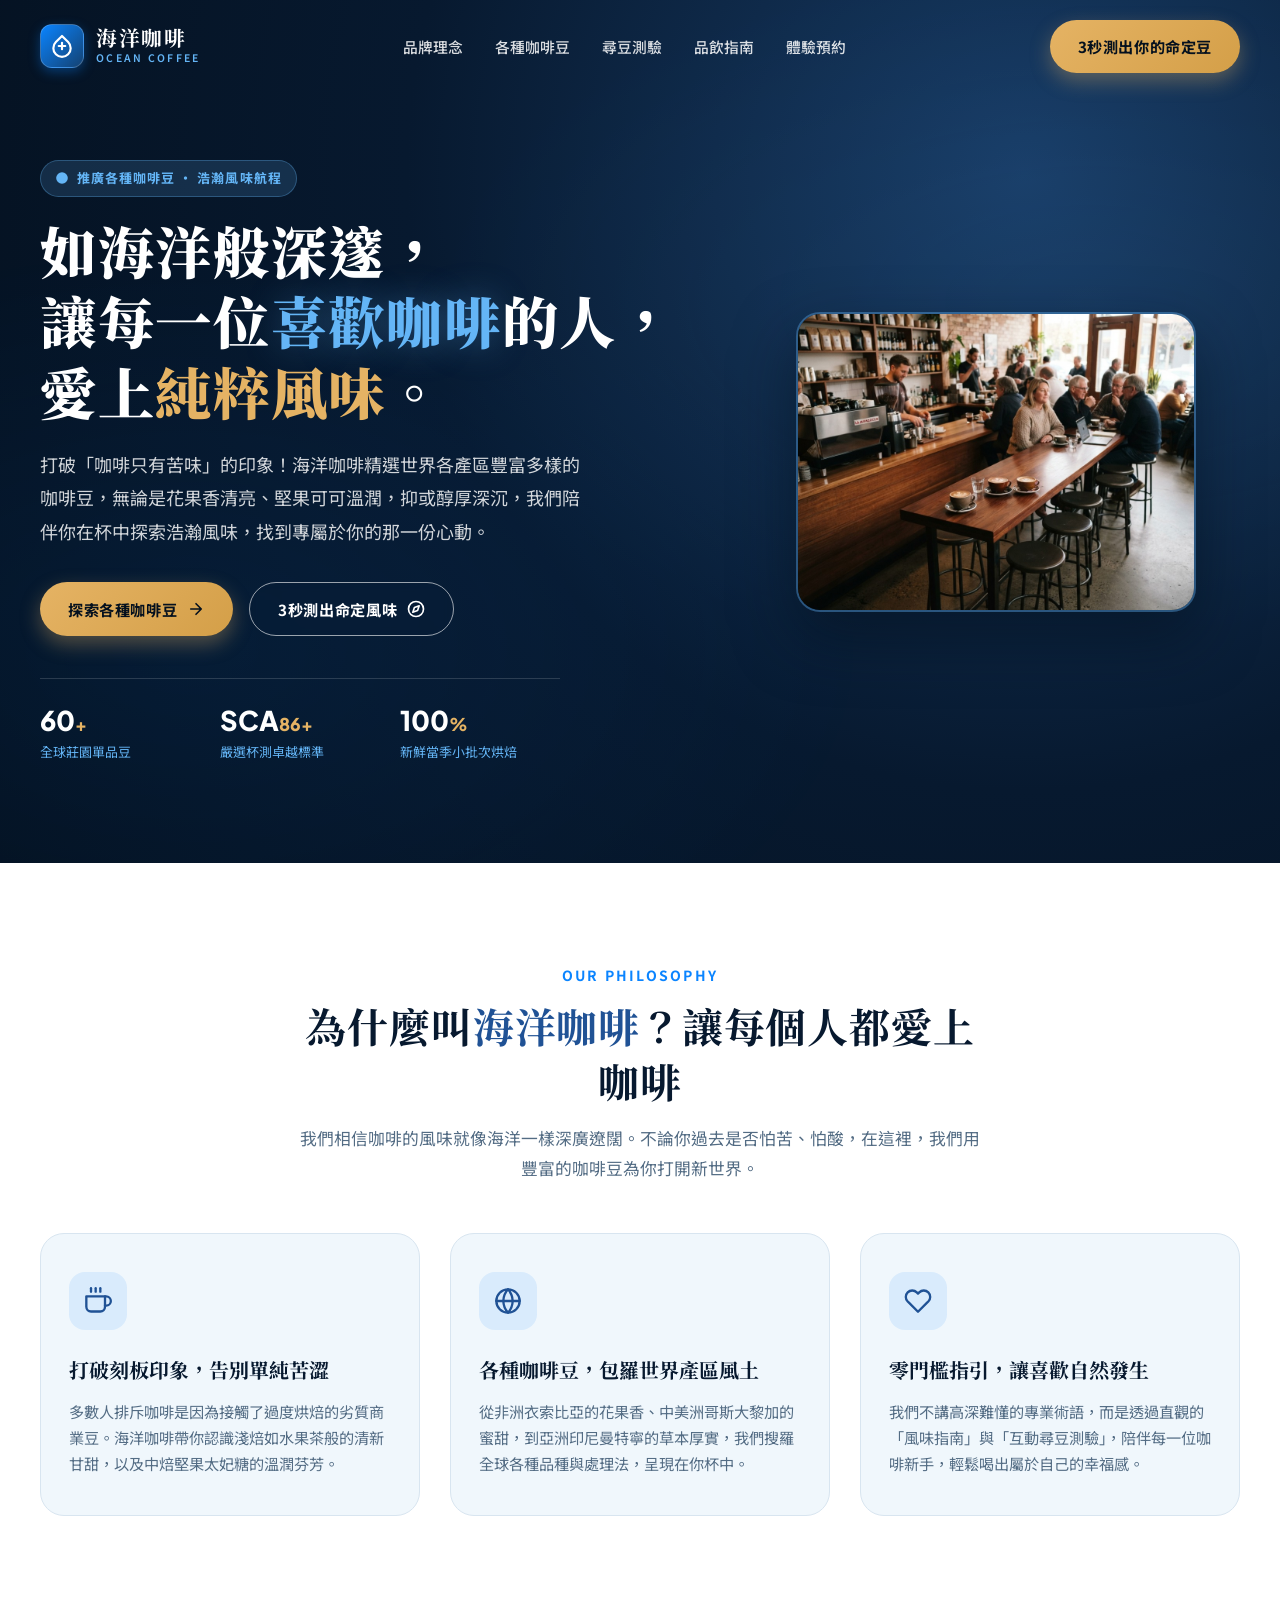
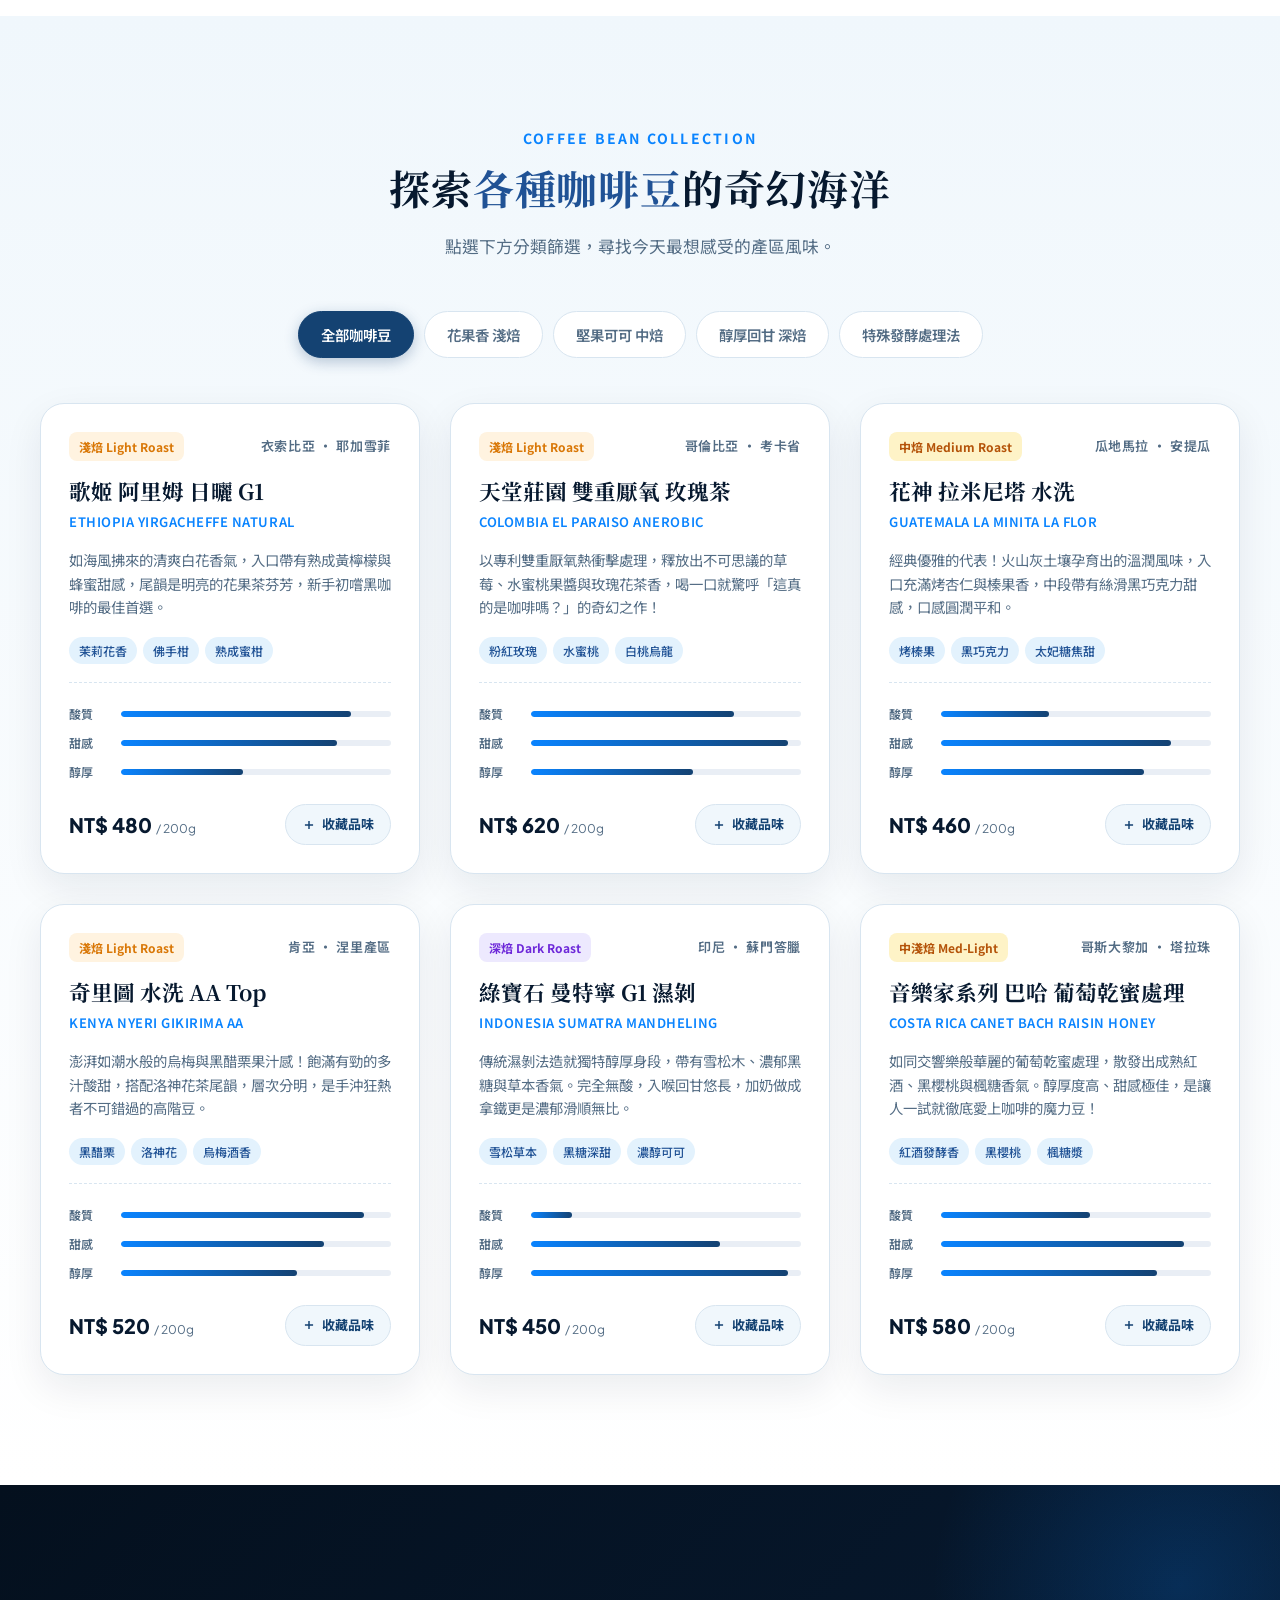
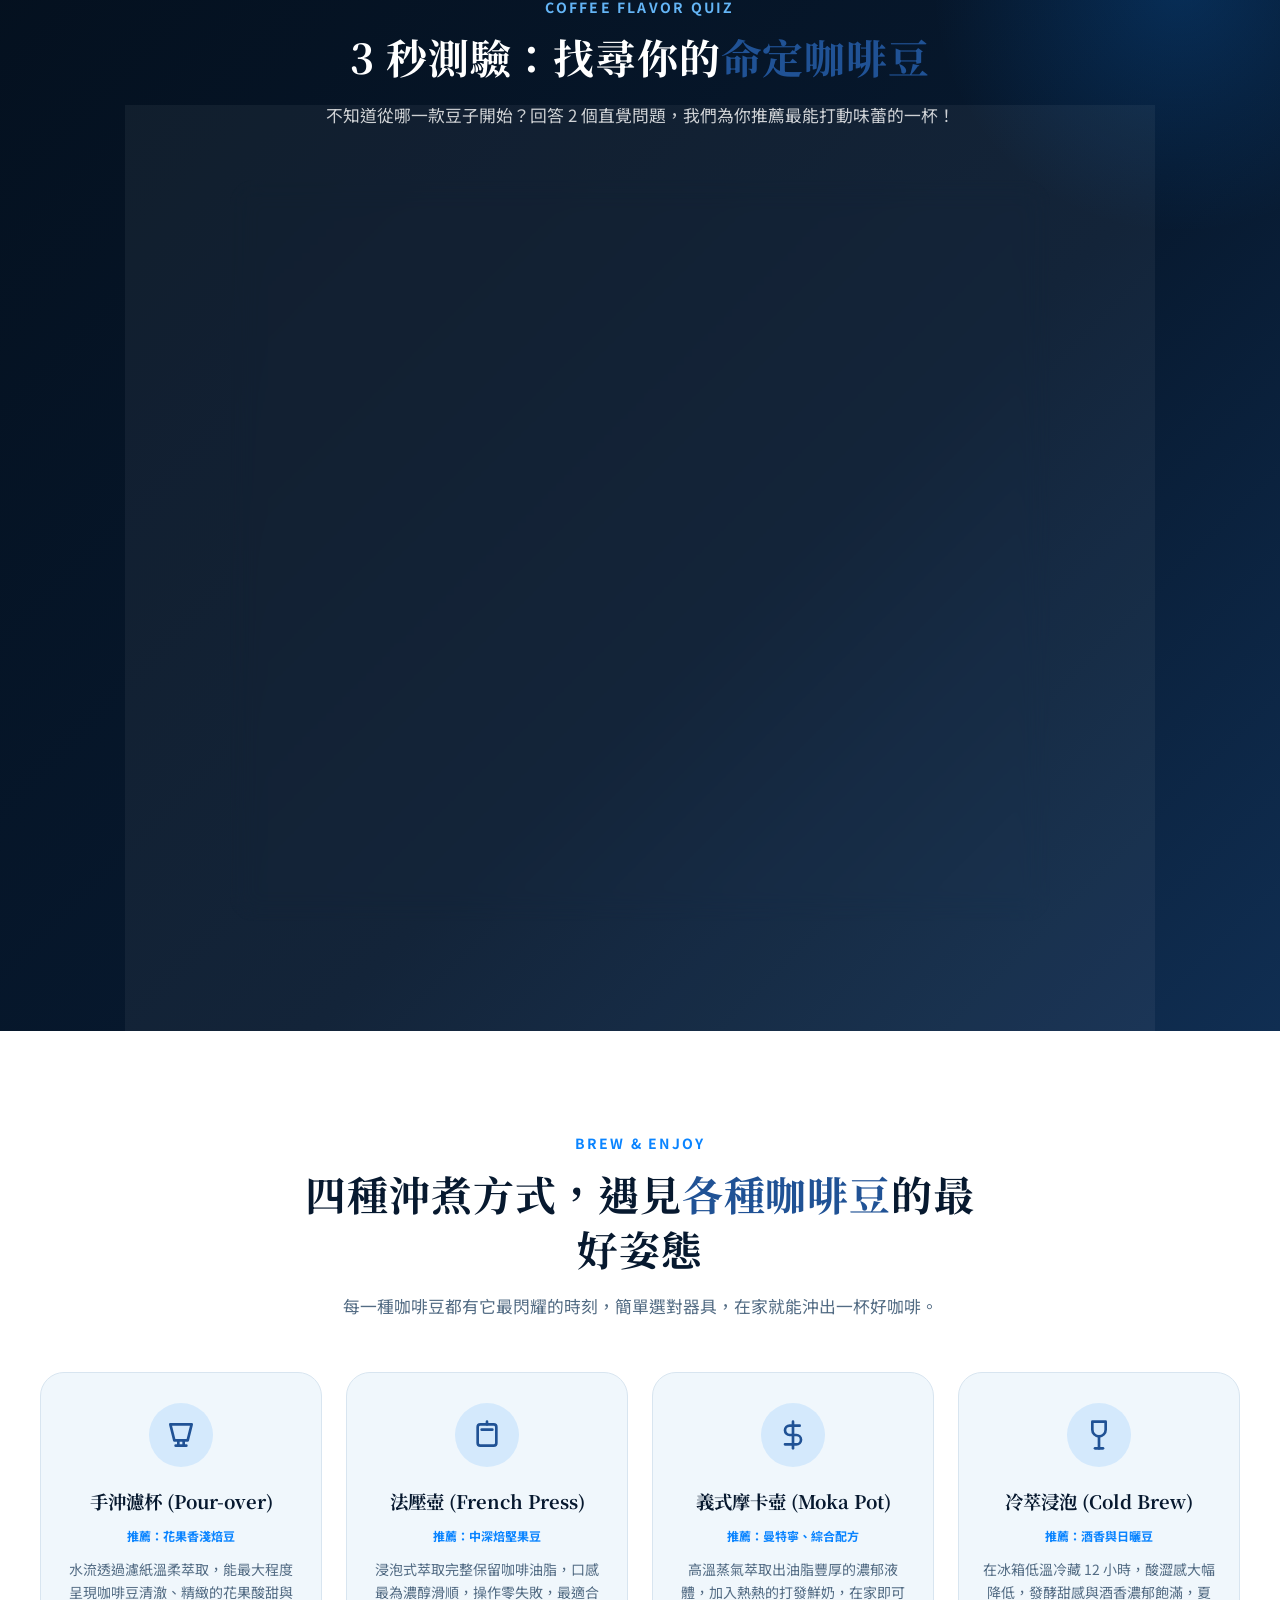
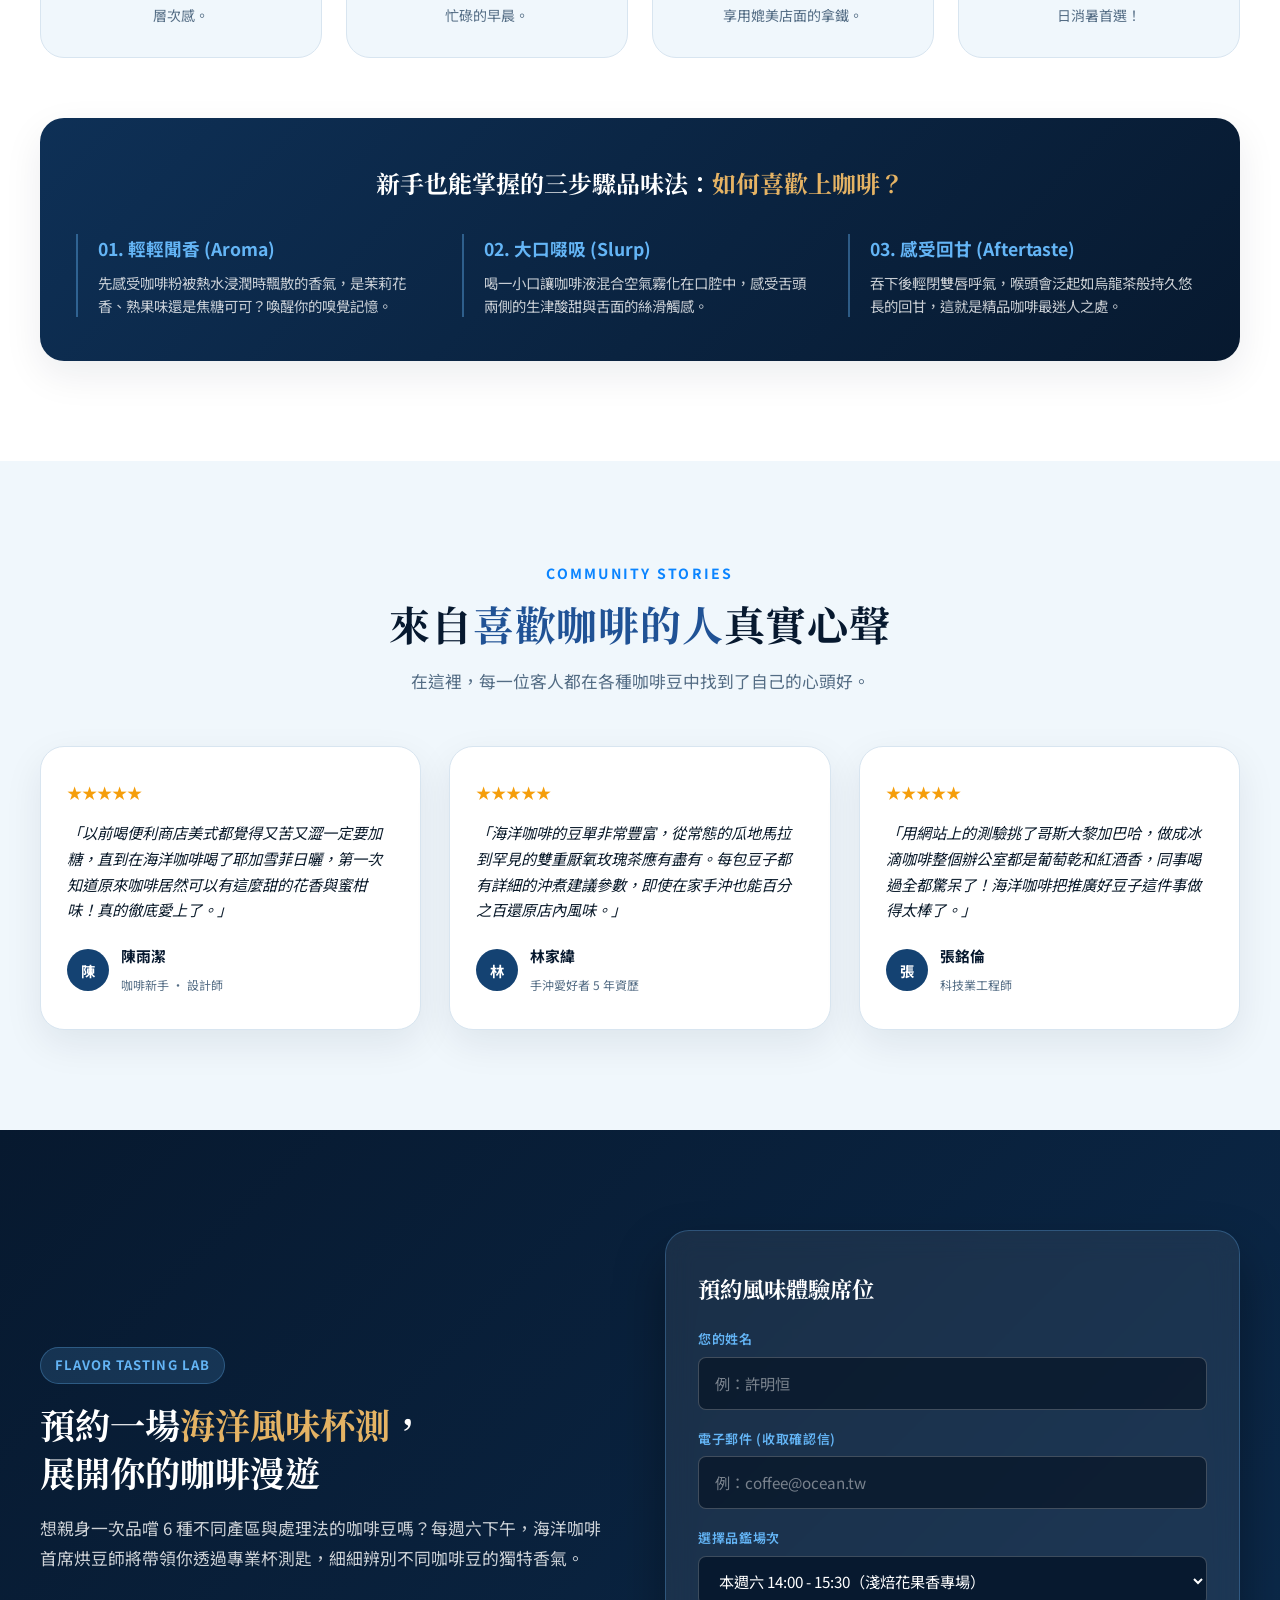
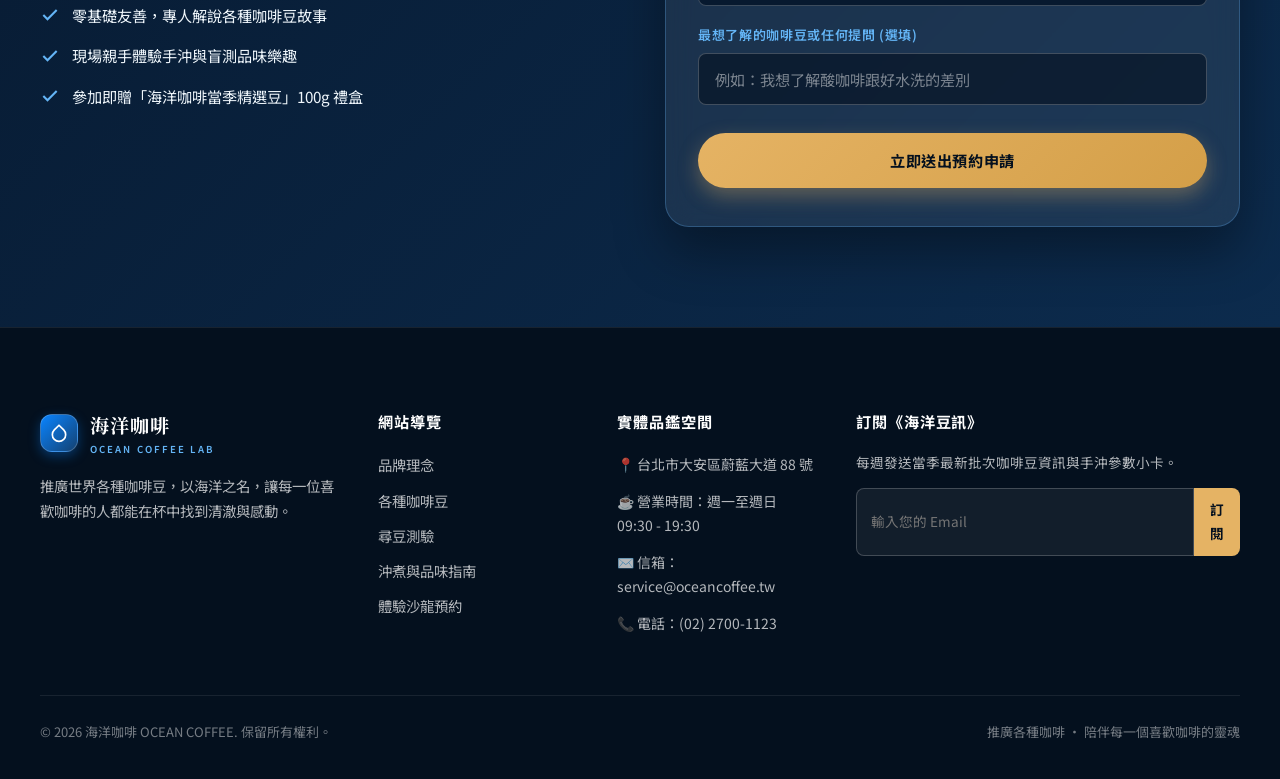
<file: onepage1/index.html>
<!DOCTYPE html>
<html lang="zh-Hant">
<head>
  <meta charset="UTF-8">
  <meta name="viewport" content="width=device-width, initial-scale=1.0">
  <title>海洋咖啡 OCEAN COFFEE｜推廣各種咖啡豆，讓每個人都愛上咖啡</title>
  <meta name="description" content="海洋咖啡致力於推廣世界各產區的各種咖啡豆，以海洋藍為品牌基調，打造專為喜歡咖啡的人設計的風味探索天地，讓每一位訪客都能找到屬於自己的命定咖啡。">
  
  <!-- Google Web Fonts -->
  <link rel="preconnect" href="https://fonts.googleapis.com">
  <link rel="preconnect" href="https://fonts.gstatic.com" crossorigin>
  <link href="https://fonts.googleapis.com/css2?family=Noto+Sans+TC:wght@300;400;500;600;700;900&family=Noto+Serif+TC:wght@500;600;700;900&family=Plus+Jakarta+Sans:wght@400;600;700;800&display=swap" rel="stylesheet">

  <style>
    /* =========================================================
       1. 色彩與變數系統 (CSS Variables) - 嚴格依據 onepage1.md 規範
       ========================================================= */
    :root {
      --navy-950: #04101e;
      --navy-900: #07192f;
      --navy-800: #0c2544;
      --ocean-blue: #144272;
      --ocean-mid: #205295;
      --ocean-cyan: #0a84ff;
      --sea-sky: #64b5f6;
      --sea-foam: #e3f2fd;
      --sea-mist: #f0f7fc;
      
      --sand-gold: #e5b364;
      --sand-hover: #f3c780;
      --sand-light: #fbf5eb;
      
      --text-main: #0c1c2c;
      --text-muted: #536c84;
      --text-light: #8da4be;
      --border-line: #d8e5f0;
      
      --card-bg: #ffffff;
      --card-shadow: 0 14px 38px rgba(7, 25, 47, 0.08);
      --card-shadow-hover: 0 22px 50px rgba(12, 37, 68, 0.16);
      
      --radius-sm: 8px;
      --radius-md: 14px;
      --radius-lg: 24px;
      --radius-full: 9999px;
      
      --font-body: "Noto Sans TC", "Plus Jakarta Sans", sans-serif;
      --font-title: "Noto Serif TC", serif;
      --font-en: "Plus Jakarta Sans", sans-serif;
    }

    /* =========================================================
       2. 重設與基礎設定 (Reset & Base)
       ========================================================= */
    *, *::before, *::after {
      box-sizing: border-box;
      margin: 0;
      padding: 0;
    }

    html {
      scroll-behavior: smooth;
      font-size: 16px;
    }

    body {
      font-family: var(--font-body);
      color: var(--text-main);
      background-color: #fafcfe;
      line-height: 1.75;
      -webkit-font-smoothing: antialiased;
      overflow-x: hidden;
    }

    a {
      text-decoration: none;
      color: inherit;
      transition: all 0.25s ease;
    }

    img, svg {
      display: block;
      max-width: 100%;
    }

    button, input, select, textarea {
      font: inherit;
      outline: none;
    }

    button {
      cursor: pointer;
      border: none;
      background: none;
    }

    .container {
      width: min(1200px, calc(100% - 48px));
      margin-inline: auto;
    }

    .serif { font-family: var(--font-title); }
    .en-font { font-family: var(--font-en); }

    /* 小標籤 Badge */
    .badge-pill {
      display: inline-flex;
      align-items: center;
      gap: 8px;
      padding: 6px 14px;
      border-radius: var(--radius-full);
      font-size: 0.8125rem;
      font-weight: 700;
      letter-spacing: 0.08em;
      text-transform: uppercase;
    }
    .badge-blue {
      background: rgba(10, 132, 255, 0.12);
      color: #0066cc;
      border: 1px solid rgba(10, 132, 255, 0.24);
    }
    .badge-ocean-dark {
      background: rgba(100, 181, 246, 0.16);
      color: var(--sea-sky);
      border: 1px solid rgba(100, 181, 246, 0.3);
    }

    /* 區塊通用標題 */
    .section-header {
      text-align: center;
      max-width: 680px;
      margin: 0 auto 50px;
    }
    .section-header .subtitle {
      font-size: 0.875rem;
      font-weight: 700;
      color: var(--ocean-cyan);
      letter-spacing: 0.16em;
      text-transform: uppercase;
      margin-bottom: 10px;
      display: block;
    }
    .section-header h2 {
      font-size: clamp(1.85rem, 3.2vw, 2.6rem);
      font-family: var(--font-title);
      color: var(--navy-900);
      line-height: 1.35;
      letter-spacing: 0.02em;
      margin-bottom: 16px;
    }
    .section-header h2 span {
      color: var(--ocean-mid);
      position: relative;
    }
    .section-header p {
      color: var(--text-muted);
      font-size: 1.05rem;
    }

    /* 按鈕樣式 */
    .btn {
      display: inline-flex;
      align-items: center;
      justify-content: center;
      gap: 10px;
      padding: 13px 28px;
      border-radius: var(--radius-full);
      font-weight: 700;
      font-size: 0.95rem;
      letter-spacing: 0.04em;
      transition: all 0.25s cubic-bezier(0.2, 0.8, 0.2, 1);
    }
    .btn:hover {
      transform: translateY(-2px);
    }
    .btn-gold {
      background: linear-gradient(135deg, var(--sand-gold) 0%, #d49f48 100%);
      color: var(--navy-950);
      box-shadow: 0 8px 20px rgba(229, 179, 100, 0.35);
    }
    .btn-gold:hover {
      background: linear-gradient(135deg, var(--sand-hover) 0%, #e0ab58 100%);
      box-shadow: 0 12px 28px rgba(229, 179, 100, 0.45);
    }
    .btn-outline-white {
      border: 1.5px solid rgba(255, 255, 255, 0.6);
      color: #ffffff;
      backdrop-filter: blur(4px);
    }
    .btn-outline-white:hover {
      background: rgba(255, 255, 255, 0.15);
      border-color: #ffffff;
    }
    .btn-blue {
      background: var(--ocean-blue);
      color: #ffffff;
      box-shadow: 0 8px 20px rgba(20, 66, 114, 0.25);
    }
    .btn-blue:hover {
      background: var(--ocean-mid);
      color: #ffffff;
    }

    /* =========================================================
       3. 導覽列 (Site Header & Navigation)
       ========================================================= */
    .site-header {
      position: fixed;
      top: 0;
      left: 0;
      width: 100%;
      z-index: 1000;
      transition: background-color 0.3s ease, box-shadow 0.3s ease, padding 0.3s ease;
      padding: 20px 0;
    }
    .site-header.scrolled {
      background-color: rgba(7, 25, 47, 0.92);
      backdrop-filter: blur(12px);
      box-shadow: 0 6px 24px rgba(0, 0, 0, 0.18);
      padding: 12px 0;
    }
    .nav-container {
      display: flex;
      align-items: center;
      justify-content: space-between;
    }
    
    .brand-logo {
      display: flex;
      align-items: center;
      gap: 12px;
      color: #ffffff;
    }
    .brand-icon-box {
      width: 44px;
      height: 44px;
      border-radius: 12px;
      background: linear-gradient(135deg, #0a84ff, #144272);
      display: flex;
      align-items: center;
      justify-content: center;
      box-shadow: 0 4px 12px rgba(10, 132, 255, 0.35);
      border: 1px solid rgba(255, 255, 255, 0.2);
    }
    .brand-text h1 {
      font-size: 1.3rem;
      font-family: var(--font-title);
      font-weight: 700;
      letter-spacing: 0.08em;
      line-height: 1.1;
    }
    .brand-text span {
      font-size: 0.65rem;
      color: var(--sea-sky);
      letter-spacing: 0.22em;
      font-weight: 600;
      text-transform: uppercase;
      display: block;
    }

    .nav-menu {
      display: flex;
      align-items: center;
      gap: 32px;
      list-style: none;
    }
    .nav-menu a {
      color: rgba(255, 255, 255, 0.85);
      font-size: 0.925rem;
      font-weight: 500;
      position: relative;
      padding: 6px 0;
    }
    .nav-menu a::after {
      content: '';
      position: absolute;
      bottom: 0;
      left: 0;
      width: 0%;
      height: 2px;
      background: var(--sea-sky);
      transition: width 0.25s ease;
      border-radius: 2px;
    }
    .nav-menu a:hover {
      color: #ffffff;
    }
    .nav-menu a:hover::after {
      width: 100%;
    }

    .header-actions {
      display: flex;
      align-items: center;
      gap: 16px;
    }

    .menu-toggle {
      display: none;
      flex-direction: column;
      gap: 5px;
      width: 32px;
      height: 32px;
      justify-content: center;
      align-items: center;
      cursor: pointer;
    }
    .menu-toggle span {
      width: 24px;
      height: 2px;
      background: #ffffff;
      border-radius: 2px;
      transition: all 0.3s ease;
    }

    /* =========================================================
       4. 首屏 Hero 區塊 (Hero Section)
       ========================================================= */
    .hero-section {
      position: relative;
      background: radial-gradient(circle at 80% 20%, #173b65 0%, var(--navy-900) 50%, var(--navy-950) 100%);
      color: #ffffff;
      padding: 160px 0 100px;
      min-height: 92vh;
      display: flex;
      align-items: center;
      overflow: hidden;
    }

    .hero-bg-waves {
      position: absolute;
      inset: 0;
      pointer-events: none;
      opacity: 0.35;
      background-image: 
        radial-gradient(ellipse at 15% 75%, rgba(10, 132, 255, 0.22) 0%, transparent 45%),
        radial-gradient(ellipse at 85% 35%, rgba(100, 181, 246, 0.18) 0%, transparent 45%);
    }

    .hero-grid {
      display: grid;
      grid-template-columns: 1.15fr 0.85fr;
      gap: 50px;
      align-items: center;
      position: relative;
      z-index: 2;
    }

    .hero-content h2 {
      font-size: clamp(2.3rem, 4.4vw, 3.8rem);
      font-family: var(--font-title);
      font-weight: 900;
      line-height: 1.25;
      letter-spacing: 0.03em;
      margin: 18px 0 22px;
    }
    .hero-content h2 .highlight-blue {
      color: var(--sea-sky);
      text-shadow: 0 0 35px rgba(100, 181, 246, 0.35);
    }
    .hero-content h2 .highlight-gold {
      color: var(--sand-gold);
    }
    .hero-desc {
      font-size: 1.125rem;
      color: rgba(255, 255, 255, 0.82);
      line-height: 1.85;
      max-width: 540px;
      margin-bottom: 34px;
    }
    .hero-buttons {
      display: flex;
      flex-wrap: wrap;
      gap: 16px;
      margin-bottom: 42px;
    }

    .hero-metrics {
      display: grid;
      grid-template-columns: repeat(3, 1fr);
      gap: 20px;
      padding-top: 28px;
      border-top: 1px solid rgba(255, 255, 255, 0.15);
      max-width: 520px;
    }
    .metric-item .number {
      font-size: 1.7rem;
      font-weight: 800;
      font-family: var(--font-en);
      color: #ffffff;
      line-height: 1;
    }
    .metric-item .number span {
      color: var(--sand-gold);
      font-size: 1.1rem;
    }
    .metric-item .label {
      font-size: 0.8125rem;
      color: var(--sea-sky);
      margin-top: 6px;
      display: block;
    }

    /* 右欄圖片樣式 (依據 onepage1.md 規格：不使用 CSS 插畫，使用既有圖片) */
    .hero-image-wrap {
      display: flex;
      justify-content: center;
      align-items: center;
      position: relative;
    }
    .hero-image-wrap img,
    .hero-image {
      width: 400px;
      height: 300px;
      max-width: 100%;
      object-fit: cover;
      border-radius: var(--radius-lg);
      box-shadow: 0 25px 60px rgba(4, 16, 30, 0.55);
      border: 2px solid rgba(100, 181, 246, 0.35);
      display: block;
      transition: transform 0.3s ease, box-shadow 0.3s ease;
    }
    .hero-image:hover {
      transform: translateY(-4px) scale(1.02);
      box-shadow: 0 30px 70px rgba(4, 16, 30, 0.7);
    }

    /* 右側立體海洋視覺卡 */
    .hero-visual-card {
      position: relative;
      background: linear-gradient(145deg, rgba(20, 66, 114, 0.45) 0%, rgba(7, 25, 47, 0.85) 100%);
      border: 1px solid rgba(100, 181, 246, 0.28);
      border-radius: var(--radius-lg);
      padding: 38px 30px;
      box-shadow: 0 25px 60px rgba(4, 16, 30, 0.55);
      backdrop-filter: blur(10px);
      text-align: center;
    }
    .visual-ocean-art {
      width: 180px;
      height: 180px;
      margin: 0 auto 24px;
      border-radius: 50%;
      background: radial-gradient(circle at 40% 35%, #2a73c2, #0d325e 70%);
      position: relative;
      display: flex;
      align-items: center;
      justify-content: center;
      box-shadow: 0 0 50px rgba(10, 132, 255, 0.35);
      border: 3px solid rgba(255, 255, 255, 0.3);
      overflow: hidden;
    }
    .visual-ocean-waves {
      position: absolute;
      bottom: 0;
      width: 200%;
      height: 50%;
      background: rgba(100, 181, 246, 0.45);
      border-radius: 40%;
      animation: waveDrift 7s infinite linear;
    }
    @keyframes waveDrift {
      0% { transform: rotate(0deg); }
      100% { transform: rotate(360deg); }
    }
    .visual-coffee-bean-svg {
      width: 72px;
      height: 72px;
      position: relative;
      z-index: 2;
      filter: drop-shadow(0 6px 12px rgba(0, 0, 0, 0.35));
    }
    .hero-visual-card h3 {
      font-size: 1.35rem;
      font-family: var(--font-title);
      margin-bottom: 8px;
      color: #ffffff;
    }
    .hero-visual-card p {
      font-size: 0.9rem;
      color: rgba(255, 255, 255, 0.75);
      line-height: 1.6;
    }
    .flavor-tag-cloud {
      display: flex;
      flex-wrap: wrap;
      justify-content: center;
      gap: 8px;
      margin-top: 20px;
    }
    .flavor-pill {
      font-size: 0.75rem;
      padding: 4px 12px;
      background: rgba(255, 255, 255, 0.1);
      border: 1px solid rgba(255, 255, 255, 0.18);
      border-radius: var(--radius-full);
      color: var(--sea-mist);
    }
    .flavor-pill.active {
      background: rgba(229, 179, 100, 0.2);
      border-color: var(--sand-gold);
      color: var(--sand-gold);
    }

    .floating-chip {
      position: absolute;
      background: rgba(7, 25, 47, 0.92);
      border: 1px solid rgba(100, 181, 246, 0.4);
      padding: 10px 16px;
      border-radius: var(--radius-md);
      box-shadow: 0 10px 25px rgba(0, 0, 0, 0.35);
      display: flex;
      align-items: center;
      gap: 10px;
      font-size: 0.8125rem;
      color: #ffffff;
      animation: floatChip 4s ease-in-out infinite alternate;
    }
    .chip-left {
      top: -15px;
      left: -20px;
    }
    .chip-right {
      bottom: -15px;
      right: -15px;
      animation-delay: -2s;
    }
    @keyframes floatChip {
      from { transform: translateY(0); }
      to { transform: translateY(-8px); }
    }

    /* =========================================================
       5. 品牌理念與核心承諾 (Why Ocean Coffee)
       ========================================================= */
    .philosophy-section {
      padding: 100px 0;
      background: #ffffff;
      position: relative;
    }
    .pillars-grid {
      display: grid;
      grid-template-columns: repeat(3, 1fr);
      gap: 30px;
      margin-top: 20px;
    }
    .pillar-card {
      background: var(--sea-mist);
      border: 1px solid var(--border-line);
      border-radius: var(--radius-lg);
      padding: 38px 28px;
      transition: all 0.3s ease;
      position: relative;
      overflow: hidden;
    }
    .pillar-card::before {
      content: '';
      position: absolute;
      top: 0;
      left: 0;
      width: 100%;
      height: 4px;
      background: linear-gradient(90deg, var(--ocean-cyan), var(--ocean-blue));
      opacity: 0;
      transition: opacity 0.3s ease;
    }
    .pillar-card:hover {
      transform: translateY(-6px);
      box-shadow: var(--card-shadow);
      background: #ffffff;
      border-color: rgba(10, 132, 255, 0.3);
    }
    .pillar-card:hover::before {
      opacity: 1;
    }
    .pillar-icon {
      width: 58px;
      height: 58px;
      border-radius: 16px;
      background: rgba(10, 132, 255, 0.1);
      display: flex;
      align-items: center;
      justify-content: center;
      margin-bottom: 22px;
      color: var(--ocean-mid);
    }
    .pillar-card h3 {
      font-size: 1.25rem;
      font-family: var(--font-title);
      color: var(--navy-900);
      margin-bottom: 12px;
    }
    .pillar-card p {
      color: var(--text-muted);
      font-size: 0.95rem;
      line-height: 1.7;
    }

    /* =========================================================
       6. 各種咖啡豆展區 (All Kinds of Beans Catalog)
       ========================================================= */
    .beans-section {
      padding: 110px 0;
      background: linear-gradient(180deg, #f0f7fc 0%, #ffffff 100%);
      position: relative;
    }

    .catalog-filters {
      display: flex;
      justify-content: center;
      flex-wrap: wrap;
      gap: 10px;
      margin-bottom: 45px;
    }
    .filter-btn {
      padding: 10px 22px;
      border-radius: var(--radius-full);
      font-size: 0.9rem;
      font-weight: 600;
      color: var(--text-muted);
      background: #ffffff;
      border: 1px solid var(--border-line);
      transition: all 0.25s ease;
    }
    .filter-btn:hover {
      border-color: var(--ocean-cyan);
      color: var(--ocean-blue);
    }
    .filter-btn.active {
      background: var(--ocean-blue);
      color: #ffffff;
      border-color: var(--ocean-blue);
      box-shadow: 0 4px 14px rgba(20, 66, 114, 0.28);
    }

    .beans-grid {
      display: grid;
      grid-template-columns: repeat(3, 1fr);
      gap: 30px;
    }
    .bean-card {
      background: #ffffff;
      border: 1px solid var(--border-line);
      border-radius: var(--radius-lg);
      padding: 28px;
      box-shadow: var(--card-shadow);
      display: flex;
      flex-direction: column;
      position: relative;
      transition: all 0.3s cubic-bezier(0.2, 0.8, 0.2, 1);
    }
    .bean-card:hover {
      transform: translateY(-8px);
      box-shadow: var(--card-shadow-hover);
      border-color: rgba(10, 132, 255, 0.35);
    }
    
    .bean-top-meta {
      display: flex;
      justify-content: space-between;
      align-items: center;
      margin-bottom: 16px;
    }
    .roast-badge {
      display: inline-flex;
      align-items: center;
      gap: 6px;
      font-size: 0.75rem;
      font-weight: 700;
      padding: 4px 10px;
      border-radius: var(--radius-sm);
    }
    .roast-light {
      background: #fff3e0;
      color: #d97706;
    }
    .roast-medium {
      background: #fef3c7;
      color: #b45309;
    }
    .roast-dark {
      background: #ede9fe;
      color: #6d28d9;
    }
    .origin-country {
      font-size: 0.8125rem;
      font-weight: 600;
      color: var(--text-muted);
      letter-spacing: 0.05em;
    }

    .bean-card h3 {
      font-size: 1.35rem;
      font-family: var(--font-title);
      color: var(--navy-900);
      margin-bottom: 6px;
      line-height: 1.3;
    }
    .bean-subname {
      font-size: 0.8125rem;
      color: var(--ocean-cyan);
      font-weight: 600;
      letter-spacing: 0.04em;
      margin-bottom: 14px;
    }
    .bean-desc {
      font-size: 0.9rem;
      color: var(--text-muted);
      line-height: 1.65;
      margin-bottom: 18px;
      flex-grow: 1;
    }

    .bean-flavor-notes {
      display: flex;
      flex-wrap: wrap;
      gap: 6px;
      margin-bottom: 20px;
      padding-bottom: 18px;
      border-bottom: 1px dashed var(--border-line);
    }
    .flavor-chip {
      font-size: 0.75rem;
      font-weight: 500;
      padding: 3px 10px;
      background: var(--sea-foam);
      color: var(--ocean-mid);
      border-radius: var(--radius-full);
    }

    .flavor-meters {
      display: grid;
      gap: 8px;
      margin-bottom: 22px;
    }
    .meter-row {
      display: flex;
      align-items: center;
      gap: 10px;
      font-size: 0.75rem;
      color: var(--text-muted);
    }
    .meter-label {
      width: 42px;
      font-weight: 600;
    }
    .meter-bar {
      flex: 1;
      height: 6px;
      background: #e9eef5;
      border-radius: 3px;
      overflow: hidden;
    }
    .meter-fill {
      height: 100%;
      background: linear-gradient(90deg, var(--ocean-cyan), var(--ocean-blue));
      border-radius: 3px;
    }

    .bean-bottom {
      display: flex;
      align-items: center;
      justify-content: space-between;
      margin-top: auto;
    }
    .bean-price {
      font-size: 1.25rem;
      font-weight: 800;
      font-family: var(--font-en);
      color: var(--navy-900);
    }
    .bean-price span {
      font-size: 0.75rem;
      color: var(--text-muted);
      font-weight: normal;
    }
    .btn-bean-fav {
      display: inline-flex;
      align-items: center;
      gap: 6px;
      padding: 8px 16px;
      background: var(--sea-mist);
      color: var(--ocean-blue);
      border: 1px solid var(--border-line);
      border-radius: var(--radius-full);
      font-size: 0.8125rem;
      font-weight: 700;
      transition: all 0.25s ease;
    }
    .btn-bean-fav:hover {
      background: var(--ocean-blue);
      color: #ffffff;
      border-color: var(--ocean-blue);
    }

    /* =========================================================
       7. 核心功能：咖啡風味測驗 (Quiz)
       ========================================================= */
    .quiz-section {
      padding: 110px 0;
      background: linear-gradient(135deg, var(--navy-950) 0%, var(--navy-900) 60%, #102e52 100%);
      color: #ffffff;
      position: relative;
      overflow: hidden;
    }
    .quiz-section::before {
      content: '';
      position: absolute;
      top: -150px;
      right: -150px;
      width: 500px;
      height: 500px;
      border-radius: 50%;
      background: radial-gradient(circle, rgba(10, 132, 255, 0.2) 0%, transparent 70%);
      pointer-events: none;
    }

    .quiz-wrapper {
      max-width: 820px;
      margin: 0 auto;
      background: rgba(255, 255, 255, 0.05);
      border: 1px solid rgba(100, 181, 246, 0.25);
      border-radius: var(--radius-lg);
      padding: 44px;
      backdrop-filter: blur(14px);
      box-shadow: 0 30px 70px rgba(0, 0, 0, 0.4);
    }

    .quiz-step-title {
      font-size: 1.15rem;
      font-weight: 700;
      color: var(--sea-sky);
      margin-bottom: 16px;
      display: flex;
      align-items: center;
      gap: 10px;
    }
    .quiz-step-title .step-badge {
      width: 28px;
      height: 28px;
      background: var(--ocean-cyan);
      color: #ffffff;
      border-radius: 50%;
      display: inline-flex;
      align-items: center;
      justify-content: center;
      font-size: 0.8125rem;
    }

    .quiz-options {
      display: grid;
      grid-template-columns: repeat(2, 1fr);
      gap: 16px;
      margin-bottom: 34px;
    }
    .quiz-option {
      background: rgba(255, 255, 255, 0.06);
      border: 1.5px solid rgba(255, 255, 255, 0.16);
      border-radius: var(--radius-md);
      padding: 18px 20px;
      cursor: pointer;
      transition: all 0.25s ease;
      text-align: left;
    }
    .quiz-option:hover {
      background: rgba(255, 255, 255, 0.12);
      border-color: var(--sea-sky);
    }
    .quiz-option.selected {
      background: rgba(10, 132, 255, 0.25);
      border-color: var(--ocean-cyan);
      box-shadow: 0 0 20px rgba(10, 132, 255, 0.35);
    }
    .quiz-option strong {
      display: block;
      font-size: 1.05rem;
      color: #ffffff;
      margin-bottom: 4px;
    }
    .quiz-option span {
      font-size: 0.8125rem;
      color: rgba(255, 255, 255, 0.72);
      line-height: 1.5;
    }

    .quiz-result-box {
      display: none;
      background: linear-gradient(135deg, rgba(20, 66, 114, 0.8), rgba(7, 25, 47, 0.95));
      border: 1.5px solid var(--sand-gold);
      border-radius: var(--radius-md);
      padding: 30px;
      margin-top: 30px;
      animation: fadeIn 0.4s ease;
    }
    .quiz-result-box.active {
      display: block;
    }
    @keyframes fadeIn {
      from { opacity: 0; transform: translateY(12px); }
      to { opacity: 1; transform: translateY(0); }
    }
    .result-badge {
      display: inline-block;
      font-size: 0.75rem;
      font-weight: 700;
      color: var(--sand-gold);
      letter-spacing: 0.12em;
      margin-bottom: 8px;
    }
    .result-bean-title {
      font-size: 1.6rem;
      font-family: var(--font-title);
      color: #ffffff;
      margin-bottom: 10px;
    }
    .result-desc {
      color: rgba(255, 255, 255, 0.85);
      font-size: 0.95rem;
      line-height: 1.7;
      margin-bottom: 20px;
    }
    .result-brew-tip {
      background: rgba(0, 0, 0, 0.25);
      border-left: 3px solid var(--ocean-cyan);
      padding: 12px 18px;
      font-size: 0.875rem;
      color: var(--sea-mist);
      border-radius: 0 var(--radius-sm) var(--radius-sm) 0;
      margin-bottom: 24px;
    }

    /* =========================================================
       8. 沖煮與品味指南 (How to Fall in Love with Coffee)
       ========================================================= */
    .guide-section {
      padding: 100px 0;
      background: #ffffff;
    }
    .guide-grid {
      display: grid;
      grid-template-columns: repeat(4, 1fr);
      gap: 24px;
      margin-top: 40px;
    }
    .guide-card {
      background: var(--sea-mist);
      border: 1px solid var(--border-line);
      border-radius: var(--radius-lg);
      padding: 30px 22px;
      text-align: center;
      transition: all 0.3s ease;
    }
    .guide-card:hover {
      transform: translateY(-6px);
      box-shadow: var(--card-shadow);
      background: #ffffff;
      border-color: rgba(10, 132, 255, 0.35);
    }
    .guide-icon-wrapper {
      width: 64px;
      height: 64px;
      margin: 0 auto 18px;
      border-radius: 50%;
      background: rgba(10, 132, 255, 0.12);
      display: flex;
      align-items: center;
      justify-content: center;
      color: var(--ocean-mid);
    }
    .guide-card h3 {
      font-size: 1.15rem;
      font-family: var(--font-title);
      color: var(--navy-900);
      margin-bottom: 8px;
    }
    .guide-card .suitable-bean {
      font-size: 0.75rem;
      color: var(--ocean-cyan);
      font-weight: 700;
      margin-bottom: 12px;
      display: block;
    }
    .guide-card p {
      font-size: 0.875rem;
      color: var(--text-muted);
      line-height: 1.65;
    }

    .tasting-steps-box {
      margin-top: 60px;
      background: linear-gradient(135deg, #0e3056, #07192f);
      border-radius: var(--radius-lg);
      padding: 44px 36px;
      color: #ffffff;
      box-shadow: var(--card-shadow);
    }
    .tasting-steps-box h3 {
      font-size: 1.5rem;
      font-family: var(--font-title);
      text-align: center;
      margin-bottom: 30px;
    }
    .tasting-steps-box h3 span {
      color: var(--sand-gold);
    }
    .steps-row {
      display: grid;
      grid-template-columns: repeat(3, 1fr);
      gap: 30px;
    }
    .step-col {
      position: relative;
      padding-left: 20px;
      border-left: 2px solid rgba(100, 181, 246, 0.4);
    }
    .step-col strong {
      display: block;
      font-size: 1.1rem;
      color: var(--sea-sky);
      margin-bottom: 6px;
    }
    .step-col p {
      font-size: 0.9rem;
      color: rgba(255, 255, 255, 0.78);
      line-height: 1.6;
    }

    /* =========================================================
       9. 咖啡同好分享 (Community Voices)
       ========================================================= */
    .reviews-section {
      padding: 100px 0;
      background: var(--sea-mist);
    }
    .reviews-grid {
      display: grid;
      grid-template-columns: repeat(3, 1fr);
      gap: 28px;
    }
    .review-card {
      background: #ffffff;
      border: 1px solid var(--border-line);
      border-radius: var(--radius-lg);
      padding: 32px 26px;
      box-shadow: var(--card-shadow);
      display: flex;
      flex-direction: column;
    }
    .review-stars {
      color: #f59e0b;
      margin-bottom: 14px;
      font-size: 0.95rem;
    }
    .review-text {
      font-size: 0.95rem;
      color: var(--text-main);
      line-height: 1.7;
      margin-bottom: 20px;
      flex-grow: 1;
      font-style: italic;
    }
    .reviewer-meta {
      display: flex;
      align-items: center;
      gap: 12px;
    }
    .reviewer-avatar {
      width: 42px;
      height: 42px;
      border-radius: 50%;
      background: var(--ocean-blue);
      color: #ffffff;
      display: flex;
      align-items: center;
      justify-content: center;
      font-weight: 700;
      font-size: 0.9rem;
    }
    .reviewer-info h4 {
      font-size: 0.925rem;
      color: var(--navy-900);
    }
    .reviewer-info span {
      font-size: 0.75rem;
      color: var(--text-muted);
    }

    /* =========================================================
       10. 品味沙龍預約與訂閱 (Experience & Newsletter CTA)
       ========================================================= */
    .booking-section {
      padding: 100px 0;
      background: linear-gradient(135deg, var(--navy-900) 0%, #0c2b4d 100%);
      color: #ffffff;
      position: relative;
    }
    .booking-grid {
      display: grid;
      grid-template-columns: 1fr 1fr;
      gap: 50px;
      align-items: center;
    }
    .booking-info h2 {
      font-size: 2.2rem;
      font-family: var(--font-title);
      line-height: 1.35;
      margin-bottom: 18px;
    }
    .booking-info h2 span {
      color: var(--sand-gold);
    }
    .booking-info p {
      font-size: 1.05rem;
      color: rgba(255, 255, 255, 0.8);
      line-height: 1.8;
      margin-bottom: 28px;
    }
    .booking-perks {
      display: grid;
      gap: 14px;
    }
    .perk-item {
      display: flex;
      align-items: center;
      gap: 12px;
      font-size: 0.95rem;
      color: var(--sea-mist);
    }
    .perk-item svg {
      color: var(--sea-sky);
      flex-shrink: 0;
    }

    .booking-form-card {
      background: rgba(255, 255, 255, 0.07);
      border: 1px solid rgba(100, 181, 246, 0.28);
      border-radius: var(--radius-lg);
      padding: 38px 32px;
      backdrop-filter: blur(14px);
      box-shadow: 0 25px 50px rgba(0, 0, 0, 0.35);
    }
    .form-group {
      margin-bottom: 18px;
    }
    .form-group label {
      display: block;
      font-size: 0.8125rem;
      font-weight: 600;
      color: var(--sea-sky);
      margin-bottom: 6px;
      letter-spacing: 0.05em;
    }
    .form-control {
      width: 100%;
      padding: 12px 16px;
      border-radius: var(--radius-sm);
      border: 1px solid rgba(255, 255, 255, 0.22);
      background: rgba(4, 16, 30, 0.6);
      color: #ffffff;
      font-size: 0.95rem;
      transition: border-color 0.25s ease;
    }
    .form-control:focus {
      border-color: var(--ocean-cyan);
    }
    .form-control::placeholder {
      color: rgba(255, 255, 255, 0.45);
    }

    /* =========================================================
       11. 頁尾 (Footer)
       ========================================================= */
    .site-footer {
      background: var(--navy-950);
      color: rgba(255, 255, 255, 0.7);
      padding: 80px 0 35px;
      border-top: 1px solid rgba(255, 255, 255, 0.08);
      font-size: 0.9rem;
    }
    .footer-grid {
      display: grid;
      grid-template-columns: 1.5fr 1fr 1fr 1.2fr;
      gap: 40px;
      margin-bottom: 60px;
    }
    .footer-about .brand-logo {
      margin-bottom: 16px;
    }
    .footer-about p {
      line-height: 1.7;
      max-width: 320px;
      margin-bottom: 20px;
    }
    .footer-heading {
      font-size: 0.95rem;
      font-weight: 700;
      color: #ffffff;
      margin-bottom: 18px;
      letter-spacing: 0.06em;
    }
    .footer-links {
      list-style: none;
      display: grid;
      gap: 10px;
    }
    .footer-links a:hover {
      color: var(--sea-sky);
      padding-left: 4px;
    }
    .footer-contact-list {
      list-style: none;
      display: grid;
      gap: 12px;
      font-size: 0.875rem;
    }

    .footer-newsletter-input {
      display: flex;
      margin-top: 14px;
    }
    .footer-newsletter-input input {
      flex: 1;
      padding: 10px 14px;
      border-radius: var(--radius-sm) 0 0 var(--radius-sm);
      border: 1px solid rgba(255, 255, 255, 0.2);
      background: rgba(255, 255, 255, 0.06);
      color: #ffffff;
      font-size: 0.85rem;
    }
    .footer-newsletter-input button {
      padding: 10px 16px;
      background: var(--sand-gold);
      color: var(--navy-950);
      font-weight: 700;
      border-radius: 0 var(--radius-sm) var(--radius-sm) 0;
      font-size: 0.85rem;
    }
    .footer-newsletter-input button:hover {
      background: var(--sand-hover);
    }

    .footer-bottom {
      border-top: 1px solid rgba(255, 255, 255, 0.08);
      padding-top: 25px;
      display: flex;
      justify-content: space-between;
      align-items: center;
      font-size: 0.8125rem;
      color: rgba(255, 255, 255, 0.45);
    }

    /* =========================================================
       12. 互動通知 Toast (Toast Notification)
       ========================================================= */
    .toast-notice {
      position: fixed;
      bottom: 28px;
      right: 28px;
      z-index: 9999;
      background: var(--navy-900);
      color: #ffffff;
      border-left: 4px solid var(--sand-gold);
      box-shadow: 0 16px 36px rgba(0, 0, 0, 0.35);
      border-radius: var(--radius-sm);
      padding: 16px 22px;
      display: flex;
      align-items: center;
      gap: 14px;
      transform: translateY(120%);
      opacity: 0;
      transition: all 0.3s cubic-bezier(0.18, 0.89, 0.32, 1.28);
      pointer-events: none;
      max-width: 380px;
    }
    .toast-notice.show {
      transform: translateY(0);
      opacity: 1;
      pointer-events: auto;
    }

    /* =========================================================
       13. 響應式斷點 (Media Queries / RWD)
       ========================================================= */
    @media (max-width: 1024px) {
      .hero-grid {
        grid-template-columns: 1fr;
        text-align: center;
      }
      .hero-content h2 {
        margin-inline: auto;
      }
      .hero-desc {
        margin-inline: auto;
      }
      .hero-buttons {
        justify-content: center;
      }
      .hero-metrics {
        margin-inline: auto;
      }
      .hero-visual-card,
      .hero-image-wrap {
        max-width: 480px;
        margin: 20px auto 0;
      }
      .hero-image {
        max-width: 100%;
        height: auto;
      }
      .pillars-grid, .beans-grid, .reviews-grid {
        grid-template-columns: repeat(2, 1fr);
      }
      .guide-grid {
        grid-template-columns: repeat(2, 1fr);
      }
      .booking-grid {
        grid-template-columns: 1fr;
      }
      .footer-grid {
        grid-template-columns: 1fr 1fr;
      }
    }

    @media (max-width: 768px) {
      .nav-menu {
        position: fixed;
        top: 0;
        right: -100%;
        width: 75%;
        max-width: 320px;
        height: 100vh;
        background: var(--navy-950);
        flex-direction: column;
        justify-content: center;
        gap: 24px;
        box-shadow: -10px 0 30px rgba(0, 0, 0, 0.5);
        transition: right 0.35s ease;
        padding: 40px;
        z-index: 1001;
      }
      .nav-menu.open {
        right: 0;
      }
      .menu-toggle {
        display: flex;
        z-index: 1002;
      }
      .header-actions .btn {
        display: none;
      }
      .quiz-options {
        grid-template-columns: 1fr;
      }
      .pillars-grid, .beans-grid, .reviews-grid, .steps-row {
        grid-template-columns: 1fr;
      }
      .footer-grid {
        grid-template-columns: 1fr;
      }
      .footer-bottom {
        flex-direction: column;
        gap: 10px;
        text-align: center;
      }
      .quiz-wrapper {
        padding: 26px 20px;
      }
      .booking-form-card {
        padding: 26px 20px;
      }
    }
  </style>
</head>
<body>

  <!-- =========================================================
       1. 導覽列 (Site Header)
       ========================================================= -->
  <header class="site-header" id="siteHeader">
    <div class="container nav-container">
      <a href="#top" class="brand-logo" aria-label="海洋咖啡首頁">
        <div class="brand-icon-box">
          <svg width="26" height="26" viewBox="0 0 24 24" fill="none" stroke="currentColor" stroke-width="2" stroke-linecap="round" stroke-linejoin="round">
            <path d="M12 2.69l5.66 5.66a8 8 0 1 1-11.31 0z"></path>
            <path d="M12 9v6"></path>
            <path d="M9 12h6"></path>
          </svg>
        </div>
        <div class="brand-text">
          <h1 class="serif">海洋咖啡</h1>
          <span>OCEAN COFFEE</span>
        </div>
      </a>

      <!-- 導覽連結 -->
      <ul class="nav-menu" id="navMenu">
        <li><a href="#philosophy">品牌理念</a></li>
        <li><a href="#beans">各種咖啡豆</a></li>
        <li><a href="#quiz">尋豆測驗</a></li>
        <li><a href="#guide">品飲指南</a></li>
        <li><a href="#booking">體驗預約</a></li>
      </ul>

      <div class="header-actions">
        <a href="#quiz" class="btn btn-gold btn-sm">3秒測出你的命定豆</a>
        <button class="menu-toggle" id="menuToggle" aria-label="切換選單" aria-expanded="false">
          <span></span>
          <span></span>
          <span></span>
        </button>
      </div>
    </div>
  </header>

  <!-- =========================================================
       2. 首屏 Hero 區塊 (Hero Section)
       ========================================================= -->
  <section class="hero-section" id="top">
    <div class="hero-bg-waves"></div>
    <div class="container hero-grid">
      
      <!-- 左側主要標語 -->
      <div class="hero-content">
        <span class="badge-pill badge-ocean-dark">
          <svg width="14" height="14" viewBox="0 0 24 24" fill="currentColor">
            <circle cx="12" cy="12" r="10"></circle>
          </svg>
          推廣各種咖啡豆 · 浩瀚風味航程
        </span>
        <h2>
          如海洋般深邃，<br>
          讓每一位<span class="highlight-blue">喜歡咖啡</span>的人，<br>
          愛上<span class="highlight-gold">純粹風味</span>。
        </h2>
        <p class="hero-desc">
          打破「咖啡只有苦味」的印象！海洋咖啡精選世界各產區豐富多樣的咖啡豆，無論是花果香清亮、堅果可可溫潤，抑或醇厚深沉，我們陪伴你在杯中探索浩瀚風味，找到專屬於你的那一份心動。
        </p>
        <div class="hero-buttons">
          <a href="#beans" class="btn btn-gold">
            <span>探索各種咖啡豆</span>
            <svg width="18" height="18" viewBox="0 0 24 24" fill="none" stroke="currentColor" stroke-width="2.2" stroke-linecap="round" stroke-linejoin="round"><path d="M5 12h14M12 5l7 7-7 7"/></svg>
          </a>
          <a href="#quiz" class="btn btn-outline-white">
            <span>3秒測出命定風味</span>
            <svg width="18" height="18" viewBox="0 0 24 24" fill="none" stroke="currentColor" stroke-width="2.2" stroke-linecap="round" stroke-linejoin="round"><circle cx="12" cy="12" r="10"/><polygon points="16.24 7.76 14.12 14.12 7.76 16.24 9.88 9.88 16.24 7.76"/></svg>
          </a>
        </div>

        <!-- 數據特點 -->
        <div class="hero-metrics">
          <div class="metric-item">
            <div class="number">60<span>+</span></div>
            <span class="label">全球莊園單品豆</span>
          </div>
          <div class="metric-item">
            <div class="number">SCA<span>86+</span></div>
            <span class="label">嚴選杯測卓越標準</span>
          </div>
          <div class="metric-item">
            <div class="number">100<span>%</span></div>
            <span class="label">新鮮當季小批次烘焙</span>
          </div>
        </div>
      </div>

      <!-- 右欄圖片 (依據 onepage1.md 規格：不使用 CSS 插畫，使用既有圖片 images\hero.jpg，寬400px高300px) -->
      <div class="hero-image-wrap">
        <img class="hero-image" src="images/hero.jpg" width="400" height="300" alt="海洋咖啡 - 如海洋般深邃，愛上純粹風味">
      </div>

    </div>
  </section>

  <!-- =========================================================
       3. 品牌理念 (Philosophy: 讓客戶喜歡上咖啡)
       ========================================================= -->
  <section class="philosophy-section" id="philosophy">
    <div class="container">
      <div class="section-header">
        <span class="subtitle">OUR PHILOSOPHY</span>
        <h2>為什麼叫<span>海洋咖啡</span>？讓每個人都愛上咖啡</h2>
        <p>我們相信咖啡的風味就像海洋一樣深廣遼闊。不論你過去是否怕苦、怕酸，在這裡，我們用豐富的咖啡豆為你打開新世界。</p>
      </div>

      <div class="pillars-grid">
        <div class="pillar-card">
          <div class="pillar-icon">
            <svg width="28" height="28" viewBox="0 0 24 24" fill="none" stroke="currentColor" stroke-width="2" stroke-linecap="round" stroke-linejoin="round">
              <path d="M18 8h1a4 4 0 0 1 0 8h-1"></path>
              <path d="M2 8h16v9a4 4 0 0 1-4 4H6a4 4 0 0 1-4-4V8z"></path>
              <line x1="6" y1="1" x2="6" y2="4"></line>
              <line x1="10" y1="1" x2="10" y2="4"></line>
              <line x1="14" y1="1" x2="14" y2="4"></line>
            </svg>
          </div>
          <h3>打破刻板印象，告別單純苦澀</h3>
          <p>多數人排斥咖啡是因為接觸了過度烘焙的劣質商業豆。海洋咖啡帶你認識淺焙如水果茶般的清新甘甜，以及中焙堅果太妃糖的溫潤芬芳。</p>
        </div>

        <div class="pillar-card">
          <div class="pillar-icon">
            <svg width="28" height="28" viewBox="0 0 24 24" fill="none" stroke="currentColor" stroke-width="2" stroke-linecap="round" stroke-linejoin="round">
              <circle cx="12" cy="12" r="10"></circle>
              <line x1="2" y1="12" x2="22" y2="12"></line>
              <path d="M12 2a15.3 15.3 0 0 1 4 10 15.3 15.3 0 0 1-4 10 15.3 15.3 0 0 1-4-10 15.3 15.3 0 0 1 4-10z"></path>
            </svg>
          </div>
          <h3>各種咖啡豆，包羅世界產區風土</h3>
          <p>從非洲衣索比亞的花果香、中美洲哥斯大黎加的蜜甜，到亞洲印尼曼特寧的草本厚實，我們搜羅全球各種品種與處理法，呈現在你杯中。</p>
        </div>

        <div class="pillar-card">
          <div class="pillar-icon">
            <svg width="28" height="28" viewBox="0 0 24 24" fill="none" stroke="currentColor" stroke-width="2" stroke-linecap="round" stroke-linejoin="round">
              <path d="M20.84 4.61a5.5 5.5 0 0 0-7.78 0L12 5.67l-1.06-1.06a5.5 5.5 0 0 0-7.78 7.78l1.06 1.06L12 21.23l7.78-7.78 1.06-1.06a5.5 5.5 0 0 0 0-7.78z"></path>
            </svg>
          </div>
          <h3>零門檻指引，讓喜歡自然發生</h3>
          <p>我們不講高深難懂的專業術語，而是透過直觀的「風味指南」與「互動尋豆測驗」，陪伴每一位咖啡新手，輕鬆喝出屬於自己的幸福感。</p>
        </div>
      </div>
    </div>
  </section>

  <!-- =========================================================
       4. 各種咖啡豆展區 (Beans Catalog)
       ========================================================= -->
  <section class="beans-section" id="beans">
    <div class="container">
      <div class="section-header">
        <span class="subtitle">COFFEE BEAN COLLECTION</span>
        <h2>探索<span>各種咖啡豆</span>的奇幻海洋</h2>
        <p>點選下方分類篩選，尋找今天最想感受的產區風味。</p>
      </div>

      <!-- 分類標籤篩選按鈕 -->
      <div class="catalog-filters">
        <button class="filter-btn active" data-filter="all">全部咖啡豆</button>
        <button class="filter-btn" data-filter="light">花果香 淺焙</button>
        <button class="filter-btn" data-filter="medium">堅果可可 中焙</button>
        <button class="filter-btn" data-filter="dark">醇厚回甘 深焙</button>
        <button class="filter-btn" data-filter="special">特殊發酵處理法</button>
      </div>

      <!-- 咖啡豆卡片網格 -->
      <div class="beans-grid" id="beansGrid">
        
        <!-- 卡片 1: 耶加雪菲 -->
        <div class="bean-card" data-category="light">
          <div class="bean-top-meta">
            <span class="roast-badge roast-light">淺焙 Light Roast</span>
            <span class="origin-country">衣索比亞 · 耶加雪菲</span>
          </div>
          <h3 class="serif">歌姬 阿里姆 日曬 G1</h3>
          <span class="bean-subname">ETHIOPIA YIRGACHEFFE NATURAL</span>
          <p class="bean-desc">如海風拂來的清爽白花香氣，入口帶有熟成黃檸檬與蜂蜜甜感，尾韻是明亮的花果茶芬芳，新手初嚐黑咖啡的最佳首選。</p>
          <div class="bean-flavor-notes">
            <span class="flavor-chip">茉莉花香</span>
            <span class="flavor-chip">佛手柑</span>
            <span class="flavor-chip">熟成蜜柑</span>
          </div>
          <div class="flavor-meters">
            <div class="meter-row"><span class="meter-label">酸質</span><div class="meter-bar"><div class="meter-fill" style="width: 85%;"></div></div></div>
            <div class="meter-row"><span class="meter-label">甜感</span><div class="meter-bar"><div class="meter-fill" style="width: 80%;"></div></div></div>
            <div class="meter-row"><span class="meter-label">醇厚</span><div class="meter-bar"><div class="meter-fill" style="width: 45%;"></div></div></div>
          </div>
          <div class="bean-bottom">
            <div class="bean-price">NT$ 480 <span>/ 200g</span></div>
            <button class="btn-bean-fav" data-bean="衣索比亞・耶加雪菲 歌姬日曬">
              <svg width="14" height="14" viewBox="0 0 24 24" fill="none" stroke="currentColor" stroke-width="2.5"><path d="M12 5v14M5 12h14"/></svg>
              收藏品味
            </button>
          </div>
        </div>

        <!-- 卡片 2: 哥倫比亞 -->
        <div class="bean-card" data-category="special light">
          <div class="bean-top-meta">
            <span class="roast-badge roast-light">淺焙 Light Roast</span>
            <span class="origin-country">哥倫比亞 · 考卡省</span>
          </div>
          <h3 class="serif">天堂莊園 雙重厭氧 玫瑰茶</h3>
          <span class="bean-subname">COLOMBIA EL PARAISO ANEROBIC</span>
          <p class="bean-desc">以專利雙重厭氧熱衝擊處理，釋放出不可思議的草莓、水蜜桃果醬與玫瑰花茶香，喝一口就驚呼「這真的是咖啡嗎？」的奇幻之作！</p>
          <div class="bean-flavor-notes">
            <span class="flavor-chip">粉紅玫瑰</span>
            <span class="flavor-chip">水蜜桃</span>
            <span class="flavor-chip">白桃烏龍</span>
          </div>
          <div class="flavor-meters">
            <div class="meter-row"><span class="meter-label">酸質</span><div class="meter-bar"><div class="meter-fill" style="width: 75%;"></div></div></div>
            <div class="meter-row"><span class="meter-label">甜感</span><div class="meter-bar"><div class="meter-fill" style="width: 95%;"></div></div></div>
            <div class="meter-row"><span class="meter-label">醇厚</span><div class="meter-bar"><div class="meter-fill" style="width: 60%;"></div></div></div>
          </div>
          <div class="bean-bottom">
            <div class="bean-price">NT$ 620 <span>/ 200g</span></div>
            <button class="btn-bean-fav" data-bean="哥倫比亞・天堂莊園 雙重厭氧">
              <svg width="14" height="14" viewBox="0 0 24 24" fill="none" stroke="currentColor" stroke-width="2.5"><path d="M12 5v14M5 12h14"/></svg>
              收藏品味
            </button>
          </div>
        </div>

        <!-- 卡片 3: 瓜地馬拉 -->
        <div class="bean-card" data-category="medium">
          <div class="bean-top-meta">
            <span class="roast-badge roast-medium">中焙 Medium Roast</span>
            <span class="origin-country">瓜地馬拉 · 安提瓜</span>
          </div>
          <h3 class="serif">花神 拉米尼塔 水洗</h3>
          <span class="bean-subname">GUATEMALA LA MINITA LA FLOR</span>
          <p class="bean-desc">經典優雅的代表！火山灰土壤孕育出的溫潤風味，入口充滿烤杏仁與榛果香，中段帶有絲滑黑巧克力甜感，口感圓潤平和。</p>
          <div class="bean-flavor-notes">
            <span class="flavor-chip">烤榛果</span>
            <span class="flavor-chip">黑巧克力</span>
            <span class="flavor-chip">太妃糖焦甜</span>
          </div>
          <div class="flavor-meters">
            <div class="meter-row"><span class="meter-label">酸質</span><div class="meter-bar"><div class="meter-fill" style="width: 40%;"></div></div></div>
            <div class="meter-row"><span class="meter-label">甜感</span><div class="meter-bar"><div class="meter-fill" style="width: 85%;"></div></div></div>
            <div class="meter-row"><span class="meter-label">醇厚</span><div class="meter-bar"><div class="meter-fill" style="width: 75%;"></div></div></div>
          </div>
          <div class="bean-bottom">
            <div class="bean-price">NT$ 460 <span>/ 200g</span></div>
            <button class="btn-bean-fav" data-bean="瓜地馬拉・花神 水洗">
              <svg width="14" height="14" viewBox="0 0 24 24" fill="none" stroke="currentColor" stroke-width="2.5"><path d="M12 5v14M5 12h14"/></svg>
              收藏品味
            </button>
          </div>
        </div>

        <!-- 卡片 4: 肯亞 -->
        <div class="bean-card" data-category="light">
          <div class="bean-top-meta">
            <span class="roast-badge roast-light">淺焙 Light Roast</span>
            <span class="origin-country">肯亞 · 涅里產區</span>
          </div>
          <h3 class="serif">奇里圖 水洗 AA Top</h3>
          <span class="bean-subname">KENYA NYERI GIKIRIMA AA</span>
          <p class="bean-desc">澎湃如潮水般的烏梅與黑醋栗果汁感！飽滿有勁的多汁酸甜，搭配洛神花茶尾韻，層次分明，是手沖狂熱者不可錯過的高階豆。</p>
          <div class="bean-flavor-notes">
            <span class="flavor-chip">黑醋栗</span>
            <span class="flavor-chip">洛神花</span>
            <span class="flavor-chip">烏梅酒香</span>
          </div>
          <div class="flavor-meters">
            <div class="meter-row"><span class="meter-label">酸質</span><div class="meter-bar"><div class="meter-fill" style="width: 90%;"></div></div></div>
            <div class="meter-row"><span class="meter-label">甜感</span><div class="meter-bar"><div class="meter-fill" style="width: 75%;"></div></div></div>
            <div class="meter-row"><span class="meter-label">醇厚</span><div class="meter-bar"><div class="meter-fill" style="width: 65%;"></div></div></div>
          </div>
          <div class="bean-bottom">
            <div class="bean-price">NT$ 520 <span>/ 200g</span></div>
            <button class="btn-bean-fav" data-bean="肯亞・奇里圖 AA 水洗">
              <svg width="14" height="14" viewBox="0 0 24 24" fill="none" stroke="currentColor" stroke-width="2.5"><path d="M12 5v14M5 12h14"/></svg>
              收藏品味
            </button>
          </div>
        </div>

        <!-- 卡片 5: 曼特寧 -->
        <div class="bean-card" data-category="dark">
          <div class="bean-top-meta">
            <span class="roast-badge roast-dark">深焙 Dark Roast</span>
            <span class="origin-country">印尼 · 蘇門答臘</span>
          </div>
          <h3 class="serif">綠寶石 曼特寧 G1 濕剝</h3>
          <span class="bean-subname">INDONESIA SUMATRA MANDHELING</span>
          <p class="bean-desc">傳統濕剝法造就獨特醇厚身段，帶有雪松木、濃郁黑糖與草本香氣。完全無酸，入喉回甘悠長，加奶做成拿鐵更是濃郁滑順無比。</p>
          <div class="bean-flavor-notes">
            <span class="flavor-chip">雪松草本</span>
            <span class="flavor-chip">黑糖深甜</span>
            <span class="flavor-chip">濃醇可可</span>
          </div>
          <div class="flavor-meters">
            <div class="meter-row"><span class="meter-label">酸質</span><div class="meter-bar"><div class="meter-fill" style="width: 15%;"></div></div></div>
            <div class="meter-row"><span class="meter-label">甜感</span><div class="meter-bar"><div class="meter-fill" style="width: 70%;"></div></div></div>
            <div class="meter-row"><span class="meter-label">醇厚</span><div class="meter-bar"><div class="meter-fill" style="width: 95%;"></div></div></div>
          </div>
          <div class="bean-bottom">
            <div class="bean-price">NT$ 450 <span>/ 200g</span></div>
            <button class="btn-bean-fav" data-bean="印尼・綠寶石 曼特寧 G1">
              <svg width="14" height="14" viewBox="0 0 24 24" fill="none" stroke="currentColor" stroke-width="2.5"><path d="M12 5v14M5 12h14"/></svg>
              收藏品味
            </button>
          </div>
        </div>

        <!-- 卡片 6: 音樂家巴哈 -->
        <div class="bean-card" data-category="special medium">
          <div class="bean-top-meta">
            <span class="roast-badge roast-medium">中淺焙 Med-Light</span>
            <span class="origin-country">哥斯大黎加 · 塔拉珠</span>
          </div>
          <h3 class="serif">音樂家系列 巴哈 葡萄乾蜜處理</h3>
          <span class="bean-subname">COSTA RICA CANET BACH RAISIN HONEY</span>
          <p class="bean-desc">如同交響樂般華麗的葡萄乾蜜處理，散發出成熟紅酒、黑櫻桃與楓糖香氣。醇厚度高、甜感極佳，是讓人一試就徹底愛上咖啡的魔力豆！</p>
          <div class="bean-flavor-notes">
            <span class="flavor-chip">紅酒發酵香</span>
            <span class="flavor-chip">黑櫻桃</span>
            <span class="flavor-chip">楓糖漿</span>
          </div>
          <div class="flavor-meters">
            <div class="meter-row"><span class="meter-label">酸質</span><div class="meter-bar"><div class="meter-fill" style="width: 55%;"></div></div></div>
            <div class="meter-row"><span class="meter-label">甜感</span><div class="meter-bar"><div class="meter-fill" style="width: 90%;"></div></div></div>
            <div class="meter-row"><span class="meter-label">醇厚</span><div class="meter-bar"><div class="meter-fill" style="width: 80%;"></div></div></div>
          </div>
          <div class="bean-bottom">
            <div class="bean-price">NT$ 580 <span>/ 200g</span></div>
            <button class="btn-bean-fav" data-bean="哥斯大黎加・音樂家系列 巴哈">
              <svg width="14" height="14" viewBox="0 0 24 24" fill="none" stroke="currentColor" stroke-width="2.5"><path d="M12 5v14M5 12h14"/></svg>
              收藏品味
            </button>
          </div>
        </div>

      </div>
    </div>
  </section>

  <!-- =========================================================
       5. 核心互動功能：咖啡風味測驗 (Quiz)
       ========================================================= -->
  <section class="quiz-section" id="quiz">
    <div class="container">
      <div class="section-header" style="color: #ffffff;">
        <span class="subtitle" style="color: var(--sea-sky);">COFFEE FLAVOR QUIZ</span>
        <h2 style="color: #ffffff;">3 秒測驗：找尋你的<span>命定咖啡豆</span></h2>
        <p style="color: rgba(255, 255, 255, 0.8);">不知道從哪一款豆子開始？回答 2 個直覺問題，我們為你推薦最能打動味蕾的一杯！</p>
      </div>

      <div class="quiz-wrapper">
        <!-- 問題 1 -->
        <div class="quiz-step">
          <div class="quiz-step-title">
            <span class="step-badge">1</span>
            <span>你最期待在咖啡中感受到什麼樣的香氣？</span>
          </div>
          <div class="quiz-options" id="quizQ1">
            <button type="button" class="quiz-option" data-val="fruity">
              <strong>🌸 清新花香與多汁果香</strong>
              <span>像花茶或鮮果汁一樣清爽明亮、尾韻甘甜</span>
            </button>
            <button type="button" class="quiz-option" data-val="nutty">
              <strong>🍫 烤堅果與焦糖黑巧克力</strong>
              <span>溫潤柔和、酸度低、如熱可可般舒服</span>
            </button>
            <button type="button" class="quiz-option" data-val="winey">
              <strong>🍇 濃郁酒香與成熟果醬</strong>
              <span>特殊厭氧發酵、甜度爆表、充滿驚奇風味</span>
            </button>
            <button type="button" class="quiz-option" data-val="deep">
              <strong>🌲 厚實深邃與黑糖甘甜</strong>
              <span>完全不酸、濃郁厚重、加奶也風味十足</span>
            </button>
          </div>
        </div>

        <!-- 問題 2 -->
        <div class="quiz-step">
          <div class="quiz-step-title">
            <span class="step-badge">2</span>
            <span>你平時的飲用習慣或經驗是？</span>
          </div>
          <div class="quiz-options" id="quizQ2">
            <button type="button" class="quiz-option" data-val="beginner">
              <strong>🌱 剛入門黑咖啡 / 以前怕苦</strong>
              <span>希望喝起來輕鬆順口，打破對咖啡的苦澀印象</span>
            </button>
            <button type="button" class="quiz-option" data-val="enthusiast">
              <strong>☕ 喜歡手沖 / 追求細緻層次</strong>
              <span>注重產區特性、香氣變化與水溫掌控</span>
            </button>
            <button type="button" class="quiz-option" data-val="milky">
              <strong>🥛 習慣加鮮奶喝拿鐵</strong>
              <span>需要香濃醇厚不被牛奶蓋過的好咖啡豆</span>
            </button>
            <button type="button" class="quiz-option" data-val="adventurer">
              <strong>✨ 喜歡嘗試罕見新奇風味</strong>
              <span>越特別、越有故事性的咖啡豆我越想喝！</span>
            </button>
          </div>
        </div>

        <div style="text-align: center;">
          <button type="button" class="btn btn-gold" id="btnRunQuiz" style="padding: 14px 40px; font-size: 1.05rem;">
            <span>分析我的命定咖啡豆</span>
            <svg width="18" height="18" viewBox="0 0 24 24" fill="none" stroke="currentColor" stroke-width="2.5"><path d="M5 12h14M12 5l7 7-7 7"/></svg>
          </button>
        </div>

        <!-- 測驗動態結果卡片 -->
        <div class="quiz-result-box" id="quizResultBox">
          <span class="result-badge">YOUR PERFECT MATCH · 專屬推薦</span>
          <h3 class="result-bean-title" id="resBeanTitle">衣索比亞 耶加雪菲 歌姬日曬 G1</h3>
          <p class="result-desc" id="resBeanDesc">
            這款豆子擁有如同晨曦般的茉莉花香與檸檬甜感，完全顛覆咖啡只有苦澀的既定觀念！極其適合剛踏入精品咖啡世界、喜愛清爽優雅風味的你。
          </p>
          <div class="result-brew-tip" id="resBrewTip">
            💡 <strong>海洋沖煮小撇步：</strong> 建議使用 92°C 水溫，中細研磨，粉水比 1:15，以細水流輕柔畫圈，最能釋放迷人花果調！
          </div>
          <div style="display: flex; gap: 14px; flex-wrap: wrap;">
            <a href="#beans" class="btn btn-gold btn-sm" id="btnGotoBean">查看這款咖啡豆</a>
            <button type="button" class="btn btn-outline-white btn-sm" id="btnSaveQuizResult">收藏我的測驗結果</button>
          </div>
        </div>

      </div>
    </div>
  </section>

  <!-- =========================================================
       6. 沖煮與品飲指南 (How to Fall in Love with Coffee)
       ========================================================= -->
  <section class="guide-section" id="guide">
    <div class="container">
      <div class="section-header">
        <span class="subtitle">BREW & ENJOY</span>
        <h2>四種沖煮方式，遇見<span>各種咖啡豆</span>的最好姿態</h2>
        <p>每一種咖啡豆都有它最閃耀的時刻，簡單選對器具，在家就能沖出一杯好咖啡。</p>
      </div>

      <div class="guide-grid">
        <div class="guide-card">
          <div class="guide-icon-wrapper">
            <svg width="32" height="32" viewBox="0 0 24 24" fill="none" stroke="currentColor" stroke-width="2" stroke-linecap="round" stroke-linejoin="round">
              <path d="M4 4h16l-3 12H7L4 4z"></path>
              <path d="M10 16v4"></path>
              <path d="M14 16v4"></path>
              <path d="M8 20h8"></path>
            </svg>
          </div>
          <h3>手沖濾杯 (Pour-over)</h3>
          <span class="suitable-bean">推薦：花果香淺焙豆</span>
          <p>水流透過濾紙溫柔萃取，能最大程度呈現咖啡豆清澈、精緻的花果酸甜與層次感。</p>
        </div>

        <div class="guide-card">
          <div class="guide-icon-wrapper">
            <svg width="32" height="32" viewBox="0 0 24 24" fill="none" stroke="currentColor" stroke-width="2" stroke-linecap="round" stroke-linejoin="round">
              <rect x="5" y="4" width="14" height="16" rx="2"></rect>
              <line x1="12" y1="2" x2="12" y2="4"></line>
              <line x1="8" y1="8" x2="16" y2="8"></line>
            </svg>
          </div>
          <h3>法壓壺 (French Press)</h3>
          <span class="suitable-bean">推薦：中深焙堅果豆</span>
          <p>浸泡式萃取完整保留咖啡油脂，口感最為濃醇滑順，操作零失敗，最適合忙碌的早晨。</p>
        </div>

        <div class="guide-card">
          <div class="guide-icon-wrapper">
            <svg width="32" height="32" viewBox="0 0 24 24" fill="none" stroke="currentColor" stroke-width="2" stroke-linecap="round" stroke-linejoin="round">
              <path d="M12 2v20"></path>
              <path d="M17 5H9.5a3.5 3.5 0 0 0 0 7h5a3.5 3.5 0 0 1 0 7H6"></path>
            </svg>
          </div>
          <h3>義式摩卡壺 (Moka Pot)</h3>
          <span class="suitable-bean">推薦：曼特寧、綜合配方</span>
          <p>高溫蒸氣萃取出油脂豐厚的濃郁液體，加入熱熱的打發鮮奶，在家即可享用媲美店面的拿鐵。</p>
        </div>

        <div class="guide-card">
          <div class="guide-icon-wrapper">
            <svg width="32" height="32" viewBox="0 0 24 24" fill="none" stroke="currentColor" stroke-width="2" stroke-linecap="round" stroke-linejoin="round">
              <path d="M7 2h10v6a5 5 0 0 1-10 0V2z"></path>
              <path d="M12 13v9"></path>
              <path d="M9 22h6"></path>
            </svg>
          </div>
          <h3>冷萃浸泡 (Cold Brew)</h3>
          <span class="suitable-bean">推薦：酒香與日曬豆</span>
          <p>在冰箱低溫冷藏 12 小時，酸澀感大幅降低，發酵甜感與酒香濃郁飽滿，夏日消暑首選！</p>
        </div>
      </div>

      <!-- 3步驟品味橫幅 -->
      <div class="tasting-steps-box">
        <h3 class="serif">新手也能掌握的三步驟品味法：<span>如何喜歡上咖啡？</span></h3>
        <div class="steps-row">
          <div class="step-col">
            <strong>01. 輕輕聞香 (Aroma)</strong>
            <p>先感受咖啡粉被熱水浸潤時飄散的香氣，是茉莉花香、熟果味還是焦糖可可？喚醒你的嗅覺記憶。</p>
          </div>
          <div class="step-col">
            <strong>02. 大口啜吸 (Slurp)</strong>
            <p>喝一小口讓咖啡液混合空氣霧化在口腔中，感受舌頭兩側的生津酸甜與舌面的絲滑觸感。</p>
          </div>
          <div class="step-col">
            <strong>03. 感受回甘 (Aftertaste)</strong>
            <p>吞下後輕閉雙唇呼氣，喉頭會泛起如烏龍茶般持久悠長的回甘，這就是精品咖啡最迷人之處。</p>
          </div>
        </div>
      </div>

    </div>
  </section>

  <!-- =========================================================
       7. 喜歡咖啡的人評價 (Reviews)
       ========================================================= -->
  <section class="reviews-section">
    <div class="container">
      <div class="section-header">
        <span class="subtitle">COMMUNITY STORIES</span>
        <h2>來自<span>喜歡咖啡的人</span>真實心聲</h2>
        <p>在這裡，每一位客人都在各種咖啡豆中找到了自己的心頭好。</p>
      </div>

      <div class="reviews-grid">
        <div class="review-card">
          <div class="review-stars">★★★★★</div>
          <p class="review-text">「以前喝便利商店美式都覺得又苦又澀一定要加糖，直到在海洋咖啡喝了耶加雪菲日曬，第一次知道原來咖啡居然可以有這麼甜的花香與蜜柑味！真的徹底愛上了。」</p>
          <div class="reviewer-meta">
            <div class="reviewer-avatar">陳</div>
            <div class="reviewer-info">
              <h4>陳雨潔</h4>
              <span>咖啡新手 · 設計師</span>
            </div>
          </div>
        </div>

        <div class="review-card">
          <div class="review-stars">★★★★★</div>
          <p class="review-text">「海洋咖啡的豆單非常豐富，從常態的瓜地馬拉到罕見的雙重厭氧玫瑰茶應有盡有。每包豆子都有詳細的沖煮建議參數，即使在家手沖也能百分之百還原店內風味。」</p>
          <div class="reviewer-meta">
            <div class="reviewer-avatar">林</div>
            <div class="reviewer-info">
              <h4>林家緯</h4>
              <span>手沖愛好者 5 年資歷</span>
            </div>
          </div>
        </div>

        <div class="review-card">
          <div class="review-stars">★★★★★</div>
          <p class="review-text">「用網站上的測驗挑了哥斯大黎加巴哈，做成冰滴咖啡整個辦公室都是葡萄乾和紅酒香，同事喝過全都驚呆了！海洋咖啡把推廣好豆子這件事做得太棒了。」</p>
          <div class="reviewer-meta">
            <div class="reviewer-avatar">張</div>
            <div class="reviewer-info">
              <h4>張銘倫</h4>
              <span>科技業工程師</span>
            </div>
          </div>
        </div>
      </div>
    </div>
  </section>

  <!-- =========================================================
       8. 體驗預約與訂閱 (Booking & CTA)
       ========================================================= -->
  <section class="booking-section" id="booking">
    <div class="container booking-grid">
      <div class="booking-info">
        <span class="badge-pill badge-ocean-dark" style="margin-bottom: 16px;">
          FLAVOR TASTING LAB
        </span>
        <h2>預約一場<span>海洋風味杯測</span>，<br>展開你的咖啡漫遊</h2>
        <p>
          想親身一次品嚐 6 種不同產區與處理法的咖啡豆嗎？每週六下午，海洋咖啡首席烘豆師將帶領你透過專業杯測匙，細細辨別不同咖啡豆的獨特香氣。
        </p>

        <div class="booking-perks">
          <div class="perk-item">
            <svg width="20" height="20" viewBox="0 0 24 24" fill="none" stroke="currentColor" stroke-width="2.5"><polyline points="20 6 9 17 4 12"/></svg>
            <span>零基礎友善，專人解說各種咖啡豆故事</span>
          </div>
          <div class="perk-item">
            <svg width="20" height="20" viewBox="0 0 24 24" fill="none" stroke="currentColor" stroke-width="2.5"><polyline points="20 6 9 17 4 12"/></svg>
            <span>現場親手體驗手沖與盲測品味樂趣</span>
          </div>
          <div class="perk-item">
            <svg width="20" height="20" viewBox="0 0 24 24" fill="none" stroke="currentColor" stroke-width="2.5"><polyline points="20 6 9 17 4 12"/></svg>
            <span>參加即贈「海洋咖啡當季精選豆」100g 禮盒</span>
          </div>
        </div>
      </div>

      <!-- 預約表單 -->
      <div class="booking-form-card">
        <h3 class="serif" style="font-size: 1.4rem; margin-bottom: 20px; color: #ffffff;">預約風味體驗席位</h3>
        <form id="bookingForm">
          <div class="form-group">
            <label for="bookName">您的姓名</label>
            <input type="text" id="bookName" class="form-control" placeholder="例：許明恒" required>
          </div>
          <div class="form-group">
            <label for="bookEmail">電子郵件 (收取確認信)</label>
            <input type="email" id="bookEmail" class="form-control" placeholder="例：coffee@ocean.tw" required>
          </div>
          <div class="form-group">
            <label for="bookSession">選擇品鑑場次</label>
            <select id="bookSession" class="form-control" style="background-color: var(--navy-900);" required>
              <option value="sat1">本週六 14:00 - 15:30（淺焙花果香專場）</option>
              <option value="sat2">本週六 16:30 - 18:00（世界稀有特殊處理法專場）</option>
              <option value="sun1">下週日 14:00 - 15:30（新手入門・從怕苦到愛上）</option>
            </select>
          </div>
          <div class="form-group">
            <label for="bookNotes">最想了解的咖啡豆或任何提問 (選填)</label>
            <input type="text" id="bookNotes" class="form-control" placeholder="例如：我想了解酸咖啡跟好水洗的差別">
          </div>
          <button type="submit" class="btn btn-gold" style="width: 100%; padding: 14px; margin-top: 10px;">
            立即送出預約申請
          </button>
        </form>
      </div>
    </div>
  </section>

  <!-- =========================================================
       9. 頁尾 (Footer)
       ========================================================= -->
  <footer class="site-footer">
    <div class="container">
      <div class="footer-grid">
        <div class="footer-about">
          <a href="#top" class="brand-logo">
            <div class="brand-icon-box" style="width: 38px; height: 38px;">
              <svg width="20" height="20" viewBox="0 0 24 24" fill="none" stroke="currentColor" stroke-width="2" stroke-linecap="round" stroke-linejoin="round">
                <path d="M12 2.69l5.66 5.66a8 8 0 1 1-11.31 0z"></path>
              </svg>
            </div>
            <div class="brand-text">
              <span class="serif" style="font-size: 1.2rem; color: #ffffff; font-weight: 700; letter-spacing: 0.05em;">海洋咖啡</span>
              <span style="font-size: 0.6rem; color: var(--sea-sky);">OCEAN COFFEE LAB</span>
            </div>
          </a>
          <p>
            推廣世界各種咖啡豆，以海洋之名，讓每一位喜歡咖啡的人都能在杯中找到清澈與感動。
          </p>
        </div>

        <div>
          <h4 class="footer-heading">網站導覽</h4>
          <ul class="footer-links">
            <li><a href="#philosophy">品牌理念</a></li>
            <li><a href="#beans">各種咖啡豆</a></li>
            <li><a href="#quiz">尋豆測驗</a></li>
            <li><a href="#guide">沖煮與品味指南</a></li>
            <li><a href="#booking">體驗沙龍預約</a></li>
          </ul>
        </div>

        <div>
          <h4 class="footer-heading">實體品鑑空間</h4>
          <ul class="footer-contact-list">
            <li>📍 台北市大安區蔚藍大道 88 號</li>
            <li>☕ 營業時間：週一至週日 09:30 - 19:30</li>
            <li>✉️ 信箱：service@oceancoffee.tw</li>
            <li>📞 電話：(02) 2700-1123</li>
          </ul>
        </div>

        <div>
          <h4 class="footer-heading">訂閱《海洋豆訊》</h4>
          <p style="font-size: 0.85rem; line-height: 1.6;">每週發送當季最新批次咖啡豆資訊與手沖參數小卡。</p>
          <form id="newsletterForm" class="footer-newsletter-input">
            <input type="email" placeholder="輸入您的 Email" required>
            <button type="submit">訂閱</button>
          </form>
        </div>
      </div>

      <div class="footer-bottom">
        <div>© 2026 海洋咖啡 OCEAN COFFEE. 保留所有權利。</div>
        <div>推廣各種咖啡 · 陪伴每一個喜歡咖啡的靈魂</div>
      </div>
    </div>
  </footer>

  <!-- =========================================================
       10. 互動通知 Toast
       ========================================================= -->
  <div class="toast-notice" id="toastNotice" role="alert" aria-live="polite">
    <svg width="22" height="22" viewBox="0 0 24 24" fill="none" stroke="#e5b364" stroke-width="2.5" stroke-linecap="round" stroke-linejoin="round">
      <path d="M22 11.08V12a10 10 0 1 1-5.93-9.14"></path>
      <polyline points="22 4 12 14.01 9 11.01"></polyline>
    </svg>
    <div id="toastText">訊息已成功送出！</div>
  </div>

  <!-- =========================================================
       11. 互動腳本 (JavaScript)
       ========================================================= -->
  <script>
    document.addEventListener('DOMContentLoaded', () => {
      // 1. 導覽列滾動陰影樣式
      const header = document.getElementById('siteHeader');
      window.addEventListener('scroll', () => {
        if (window.scrollY > 40) {
          header.classList.add('scrolled');
        } else {
          header.classList.remove('scrolled');
        }
      });

      // 2. 手機版漢堡選單切換
      const menuToggle = document.getElementById('menuToggle');
      const navMenu = document.getElementById('navMenu');
      if (menuToggle && navMenu) {
        menuToggle.addEventListener('click', () => {
          const isOpen = navMenu.classList.toggle('open');
          menuToggle.setAttribute('aria-expanded', isOpen);
        });
        navMenu.querySelectorAll('a').forEach(link => {
          link.addEventListener('click', () => {
            navMenu.classList.remove('open');
            menuToggle.setAttribute('aria-expanded', false);
          });
        });
      }

      // 3. 通用 Toast 提示函式
      const toast = document.getElementById('toastNotice');
      const toastText = document.getElementById('toastText');
      let toastTimer = null;

      function triggerToast(msg) {
        if (!toast || !toastText) return;
        clearTimeout(toastTimer);
        toastText.textContent = msg;
        toast.classList.add('show');
        toastTimer = setTimeout(() => {
          toast.classList.remove('show');
        }, 3200);
      }

      // 4. 咖啡豆分類標籤篩選 (Tab Filter)
      const filterBtns = document.querySelectorAll('.filter-btn');
      const beanCards = document.querySelectorAll('.bean-card');

      filterBtns.forEach(btn => {
        btn.addEventListener('click', () => {
          filterBtns.forEach(b => b.classList.remove('active'));
          btn.classList.add('active');

          const category = btn.dataset.filter;
          beanCards.forEach(card => {
            if (category === 'all') {
              card.style.display = 'flex';
            } else {
              const cardCats = card.dataset.category.split(' ');
              if (cardCats.includes(category)) {
                card.style.display = 'flex';
              } else {
                card.style.display = 'none';
              }
            }
          });
        });
      });

      // 5. 咖啡豆收藏點擊回饋
      document.querySelectorAll('.btn-bean-fav').forEach(btn => {
        btn.addEventListener('click', () => {
          const beanName = btn.dataset.bean;
          triggerToast(`已將「${beanName}」加入您的風味清單！`);
          btn.style.backgroundColor = 'var(--ocean-blue)';
          btn.style.color = '#ffffff';
          btn.innerHTML = `
            <svg width="14" height="14" viewBox="0 0 24 24" fill="none" stroke="currentColor" stroke-width="2.5"><polyline points="20 6 9 17 4 12"/></svg>
            已收藏
          `;
        });
      });

      // 6. 核心互動：咖啡風味測驗 (Quiz)
      let selectedQ1 = null;
      let selectedQ2 = null;

      const q1Options = document.querySelectorAll('#quizQ1 .quiz-option');
      const q2Options = document.querySelectorAll('#quizQ2 .quiz-option');

      q1Options.forEach(opt => {
        opt.addEventListener('click', () => {
          q1Options.forEach(o => o.classList.remove('selected'));
          opt.classList.add('selected');
          selectedQ1 = opt.dataset.val;
        });
      });

      q2Options.forEach(opt => {
        opt.addEventListener('click', () => {
          q2Options.forEach(o => o.classList.remove('selected'));
          opt.classList.add('selected');
          selectedQ2 = opt.dataset.val;
        });
      });

      const btnRunQuiz = document.getElementById('btnRunQuiz');
      const quizResultBox = document.getElementById('quizResultBox');
      const resBeanTitle = document.getElementById('resBeanTitle');
      const resBeanDesc = document.getElementById('resBeanDesc');
      const resBrewTip = document.getElementById('resBrewTip');

      const quizRecommendations = {
        fruity: {
          title: "衣索比亞 耶加雪菲 歌姬日曬 G1",
          desc: "散發出晨曦般的茉莉花香與清爽柑橘蜂蜜甜，酸質如水果茶般清亮多汁！徹底打破你對咖啡苦澀的想像，是踏入精品咖啡殿堂的第一首選！",
          tip: "💡 海洋沖煮小撇步：水溫 92°C，研磨度中細，粉水比 1:15，以三段均勻注水，花果香氣最為奔放！"
        },
        nutty: {
          title: "瓜地馬拉 花神 安提瓜水洗",
          desc: "溫潤圓滿的烤杏仁與黑巧克力香氣，酸度極為柔和，餘韻如焦糖太妃糖般滑順舒暢，最適合想在午後靜靜品味一杯溫暖的你。",
          tip: "💡 海洋沖煮小撇步：水溫 89°C，水流可略粗，萃取時間控制在 2 分 15 秒內，能品味到最厚實的堅果甜感！"
        },
        winey: {
          title: "哥倫比亞 天堂莊園 雙重厭氧 玫瑰茶",
          desc: "宛如施了魔法的特殊處理法！入口是驚人的粉紅玫瑰、草莓果醬與白桃烏龍茶香，甜感飽滿充沛，喝過一次就絕對難以忘懷！",
          tip: "💡 海洋沖煮小撇步：使用 90°C 水溫，悶蒸時間延長至 35 秒，特殊厭氧的發酵果香將完全綻放！"
        },
        deep: {
          title: "印尼 蘇門答臘 綠寶石曼特寧 G1",
          desc: "完全零酸度！充滿雪松、黑糖深甜與濃郁可可香氣。如果你熱愛濃烈厚重、尾韻悠長回甘，或是想加鮮奶自製香濃拿鐵，這絕對是你的命定豆。",
          tip: "💡 海洋沖煮小撇步：使用法壓壺或摩卡壺萃取，或是手沖 88°C 慢速注水，能帶出最極致的醇厚油脂感！"
        }
      };

      if (btnRunQuiz) {
        btnRunQuiz.addEventListener('click', () => {
          if (!selectedQ1) {
            triggerToast('請先選擇第 1 題你期待的香氣風味！');
            return;
          }
          if (!selectedQ2) {
            triggerToast('請先選擇第 2 題你的飲用習慣！');
            return;
          }

          let matchedKey = selectedQ1;
          if (selectedQ2 === 'milky' && selectedQ1 !== 'fruity') {
            matchedKey = 'deep';
          } else if (selectedQ2 === 'adventurer' && selectedQ1 !== 'deep') {
            matchedKey = 'winey';
          }

          const matchData = quizRecommendations[matchedKey] || quizRecommendations['fruity'];
          resBeanTitle.textContent = matchData.title;
          resBeanDesc.textContent = matchData.desc;
          resBrewTip.innerHTML = matchData.tip;

          quizResultBox.classList.add('active');
          quizResultBox.scrollIntoView({ behavior: 'smooth', block: 'nearest' });
          triggerToast('命定咖啡豆分析完成！');
        });
      }

      const btnSaveQuizResult = document.getElementById('btnSaveQuizResult');
      if (btnSaveQuizResult) {
        btnSaveQuizResult.addEventListener('click', () => {
          const beanTitle = resBeanTitle.textContent;
          triggerToast(`已為您儲存測驗推薦豆款：「${beanTitle}」！`);
        });
      }

      // 7. 品味沙龍預約表單提交
      const bookingForm = document.getElementById('bookingForm');
      if (bookingForm) {
        bookingForm.addEventListener('submit', (e) => {
          e.preventDefault();
          const name = document.getElementById('bookName').value;
          triggerToast(`預約成功！感謝 ${name}，我們已將品鑑確認信寄至您的信箱。`);
          bookingForm.reset();
        });
      }

      // 8. 電子報訂閱表單提交
      const newsletterForm = document.getElementById('newsletterForm');
      if (newsletterForm) {
        newsletterForm.addEventListener('submit', (e) => {
          e.preventDefault();
          triggerToast('感謝訂閱《海洋豆訊》，最新咖啡產區故事已啟航！');
          newsletterForm.reset();
        });
      }
    });
  </script>
</body>
</html>
</file>
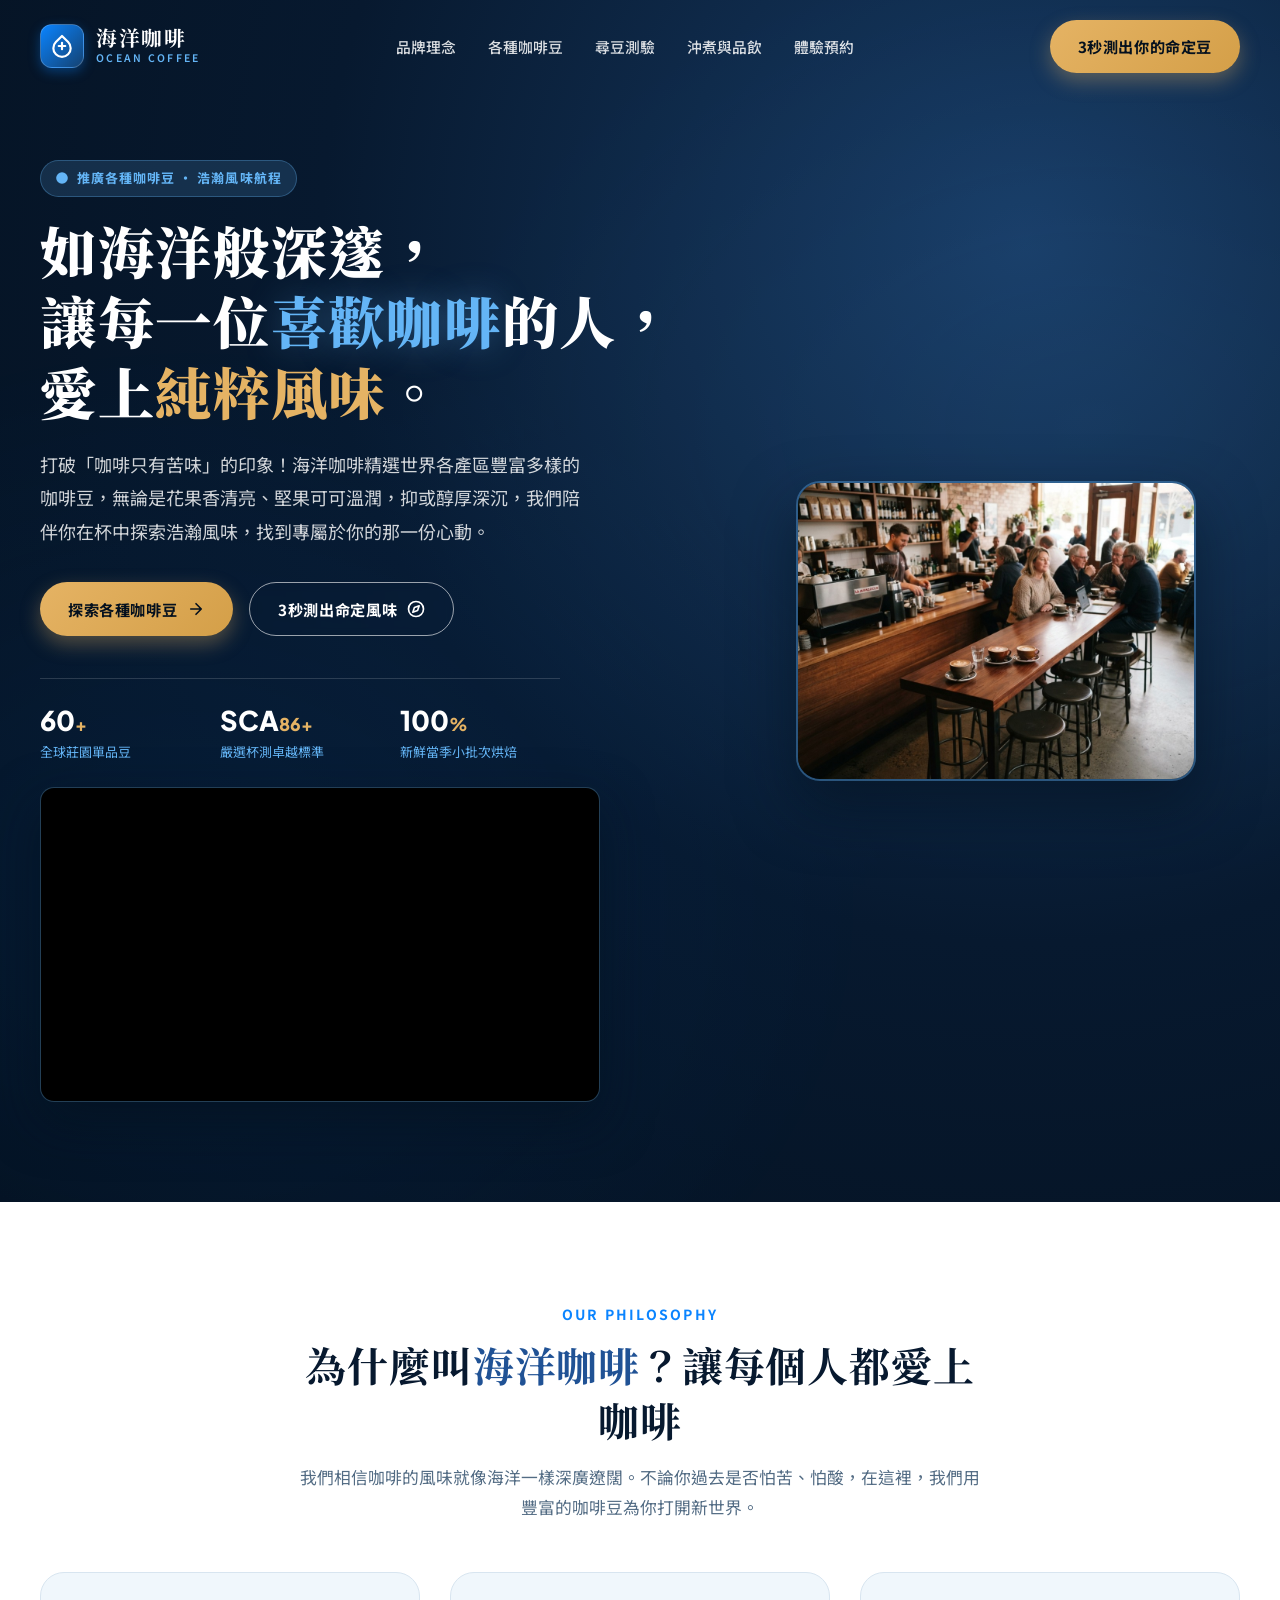
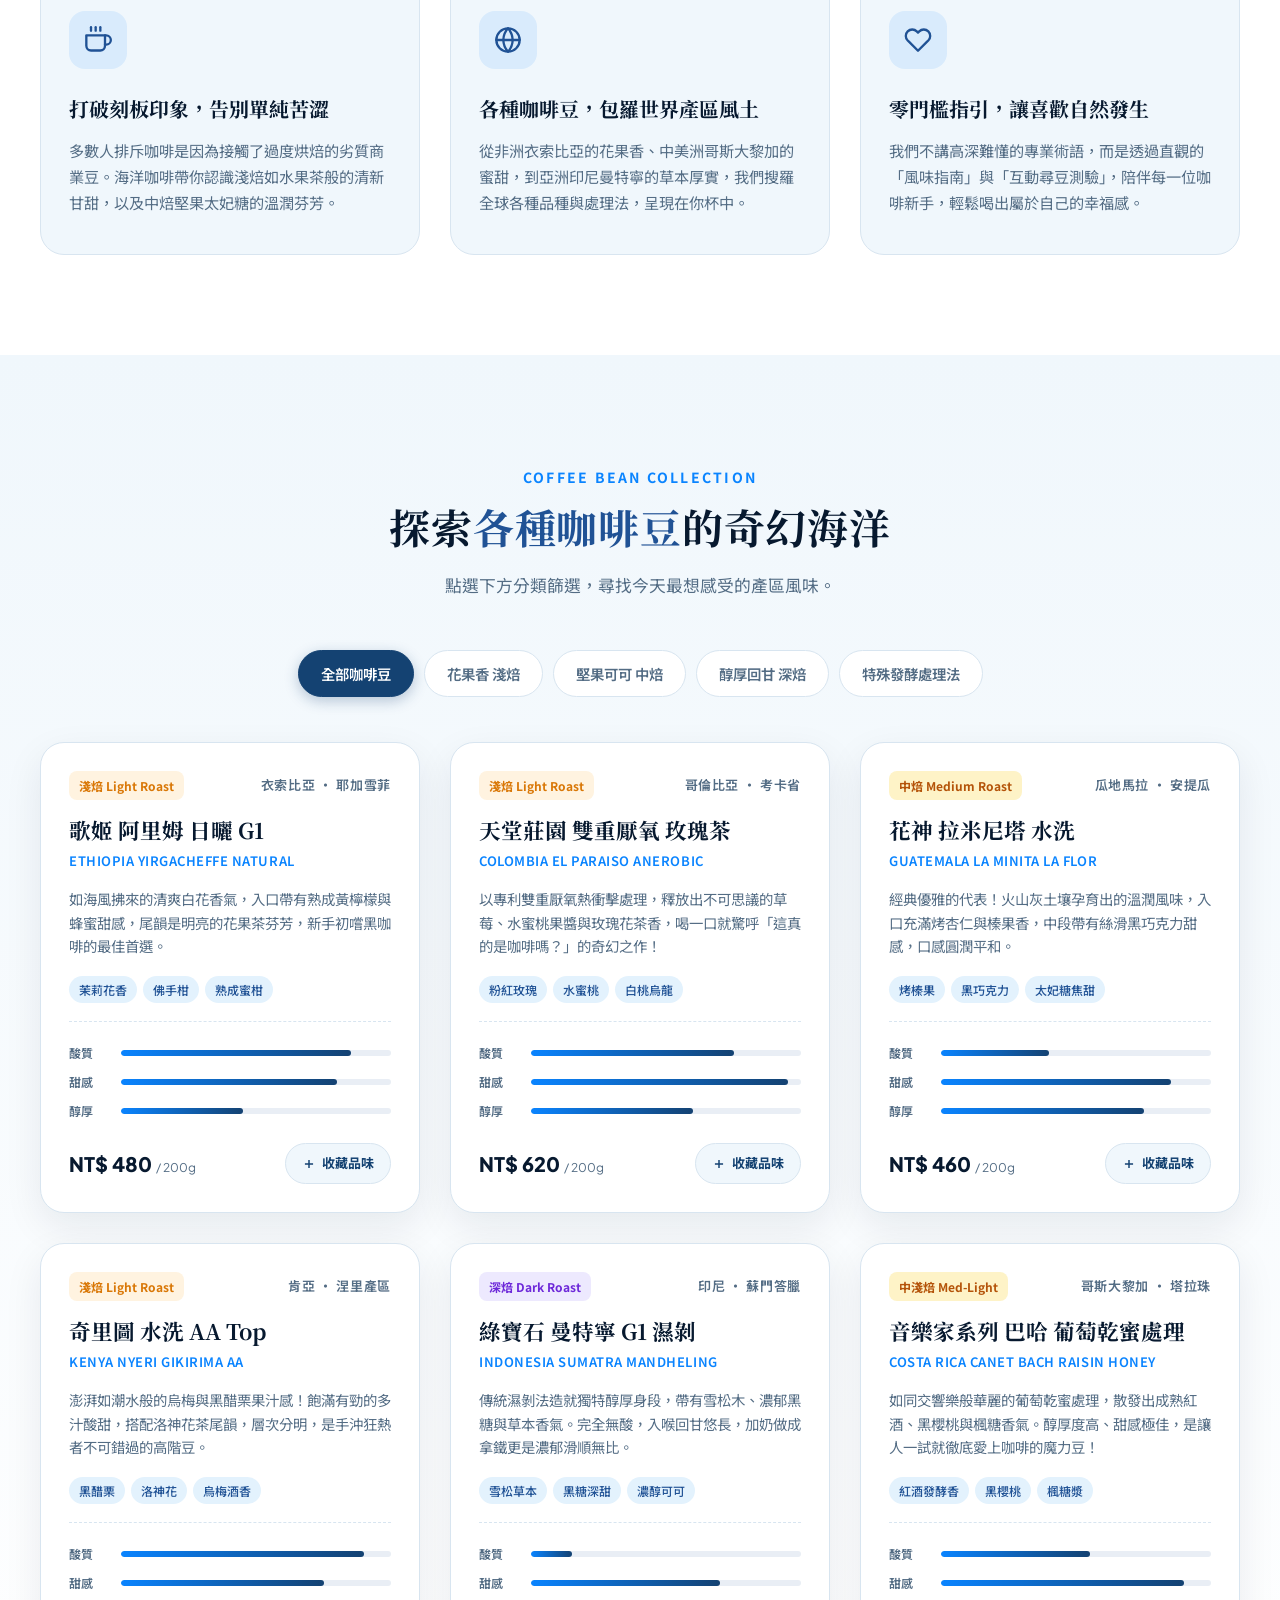
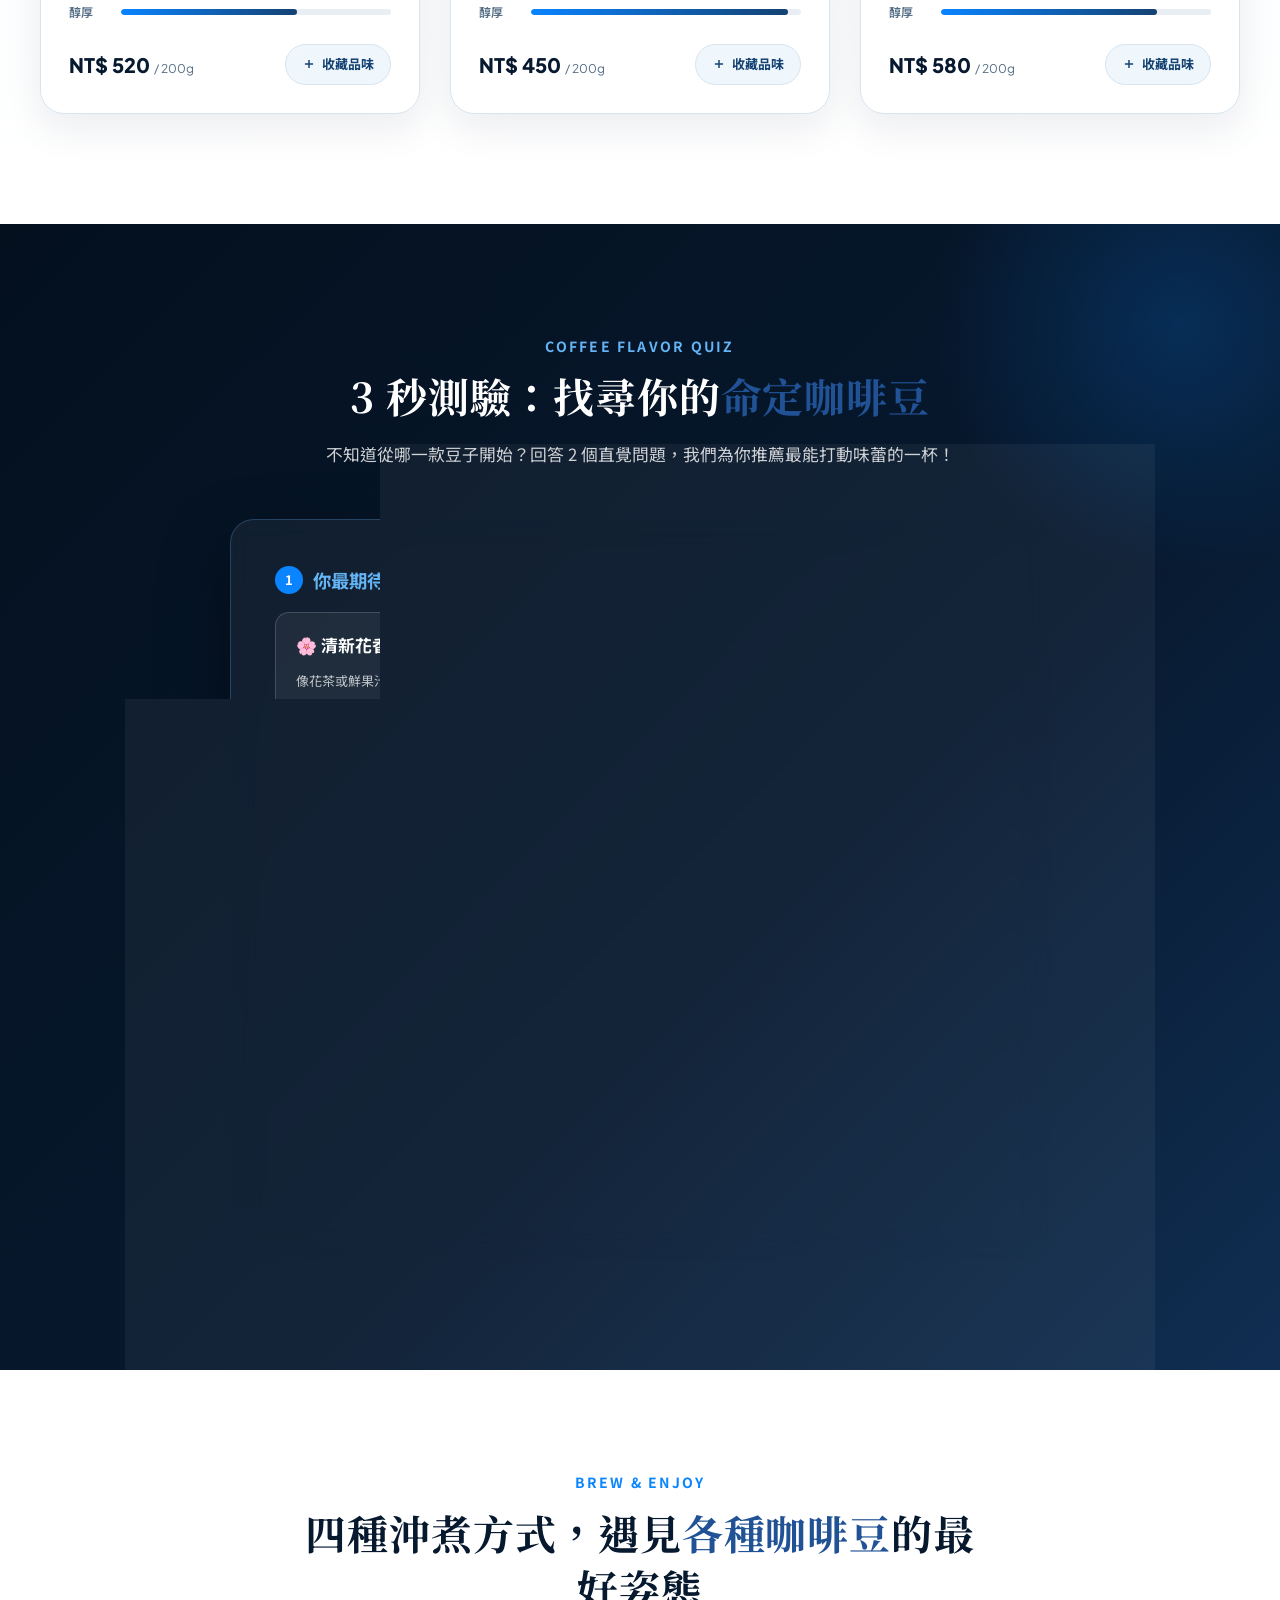
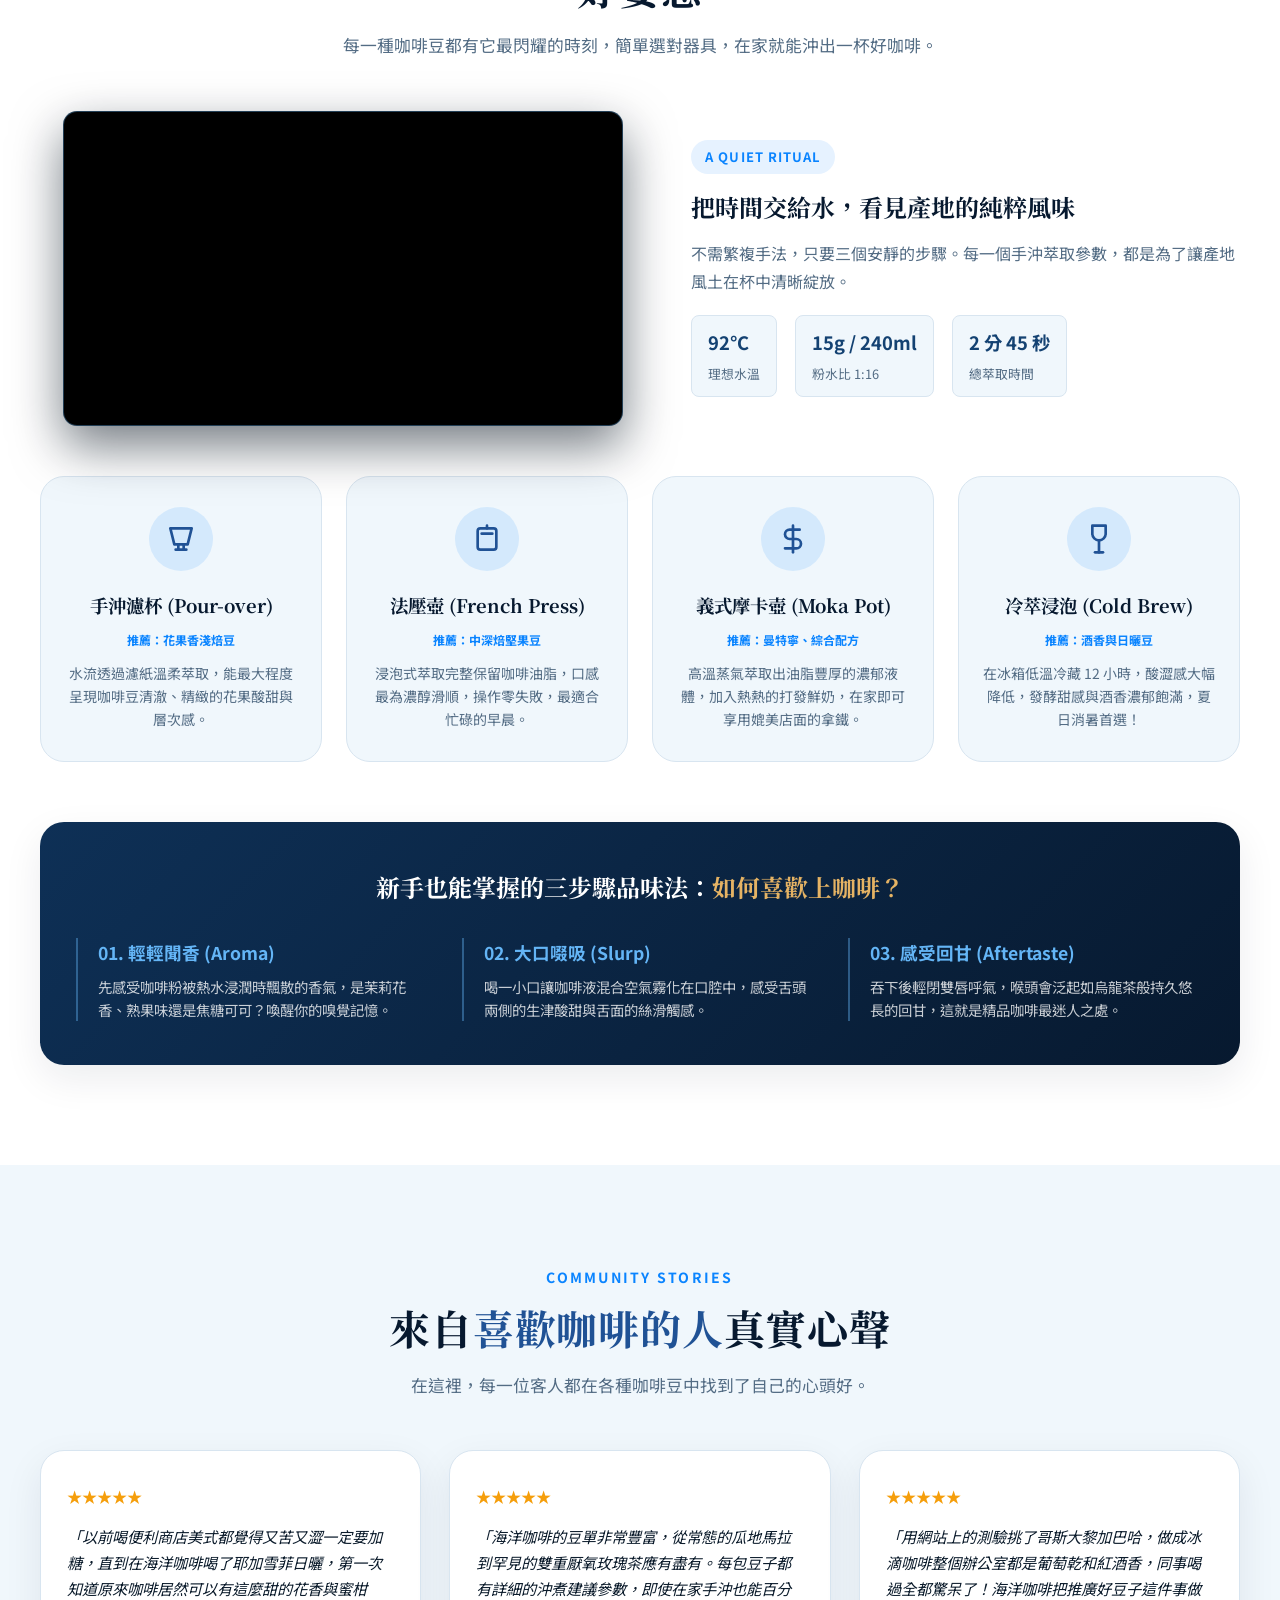
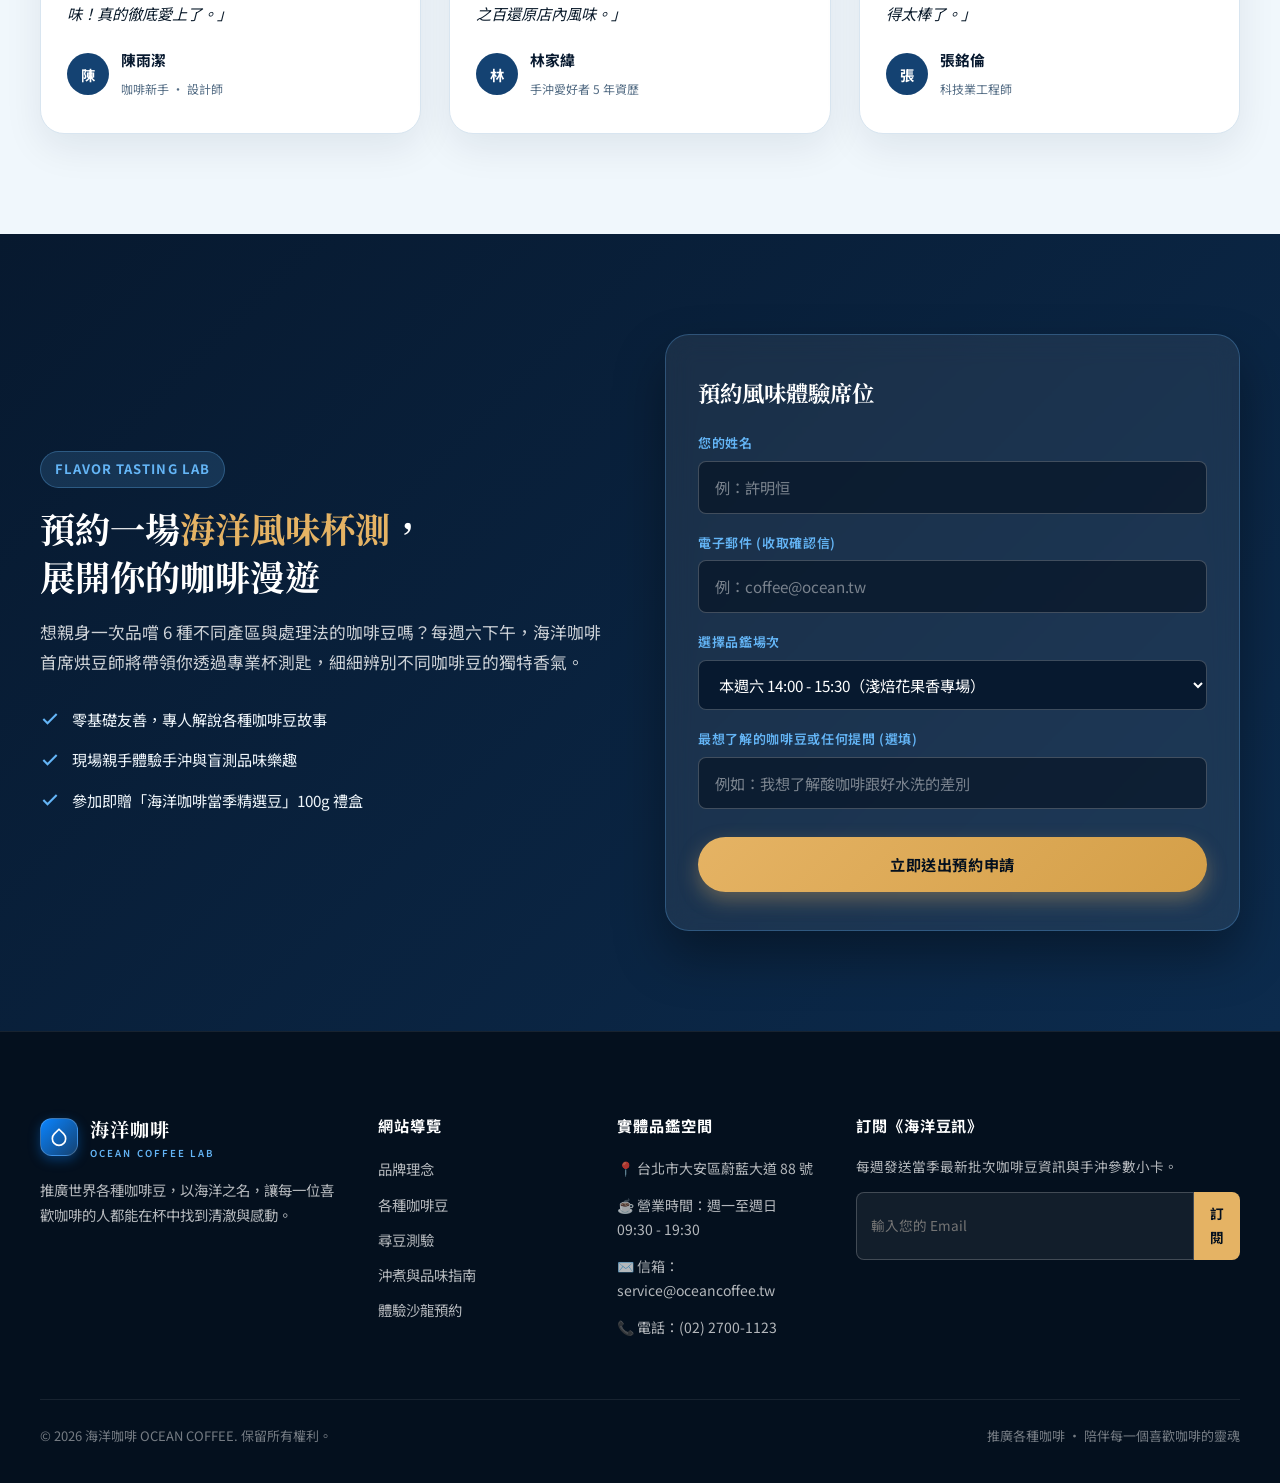
<file: onepage2/index.html>
<!DOCTYPE html>
<html lang="zh-Hant">
<head>
  <meta charset="UTF-8">
  <meta name="viewport" content="width=device-width, initial-scale=1.0">
  <title>海洋咖啡 OCEAN COFFEE｜推廣各種咖啡豆，讓每個人都愛上咖啡</title>
  <meta name="description" content="海洋咖啡致力於推廣世界各產區的各種咖啡豆，以海洋藍為品牌基調，打造專為喜歡咖啡的人設計的風味探索天地，讓每一位訪客都能找到屬於自己的命定咖啡。">
  
  <!-- Google Web Fonts -->
  <link rel="preconnect" href="https://fonts.googleapis.com">
  <link rel="preconnect" href="https://fonts.gstatic.com" crossorigin>
  <link href="https://fonts.googleapis.com/css2?family=Noto+Sans+TC:wght@300;400;500;600;700;900&family=Noto+Serif+TC:wght@500;600;700;900&family=Plus+Jakarta+Sans:wght@400;600;700;800&display=swap" rel="stylesheet">

  <style>
    /* =========================================================
       1. 色彩與變數系統 (CSS Variables) - 嚴格依據 onepage2.md 規範
       ========================================================= */
    :root {
      --navy-950: #04101e;
      --navy-900: #07192f;
      --navy-800: #0c2544;
      --ocean-blue: #144272;
      --ocean-mid: #205295;
      --ocean-cyan: #0a84ff;
      --sea-sky: #64b5f6;
      --sea-foam: #e3f2fd;
      --sea-mist: #f0f7fc;
      
      --sand-gold: #e5b364;
      --sand-hover: #f3c780;
      --sand-light: #fbf5eb;
      
      --text-main: #0c1c2c;
      --text-muted: #536c84;
      --text-light: #8da4be;
      --border-line: #d8e5f0;
      
      --card-bg: #ffffff;
      --card-shadow: 0 14px 38px rgba(7, 25, 47, 0.08);
      --card-shadow-hover: 0 22px 50px rgba(12, 37, 68, 0.16);
      
      --radius-sm: 8px;
      --radius-md: 14px;
      --radius-lg: 24px;
      --radius-full: 9999px;
      
      --font-body: "Noto Sans TC", "Plus Jakarta Sans", sans-serif;
      --font-title: "Noto Serif TC", serif;
      --font-en: "Plus Jakarta Sans", sans-serif;
    }

    /* =========================================================
       2. 重設與基礎設定 (Reset & Base)
       ========================================================= */
    *, *::before, *::after {
      box-sizing: border-box;
      margin: 0;
      padding: 0;
    }

    html {
      scroll-behavior: smooth;
      font-size: 16px;
    }

    body {
      font-family: var(--font-body);
      color: var(--text-main);
      background-color: #fafcfe;
      line-height: 1.75;
      -webkit-font-smoothing: antialiased;
      overflow-x: hidden;
    }

    a {
      text-decoration: none;
      color: inherit;
      transition: all 0.25s ease;
    }

    img, svg {
      display: block;
      max-width: 100%;
    }

    button, input, select, textarea {
      font: inherit;
      outline: none;
    }

    button {
      cursor: pointer;
      border: none;
      background: none;
    }

    .container {
      width: min(1200px, calc(100% - 48px));
      margin-inline: auto;
    }

    .serif { font-family: var(--font-title); }
    .en-font { font-family: var(--font-en); }

    /* 小標籤 Badge */
    .badge-pill {
      display: inline-flex;
      align-items: center;
      gap: 8px;
      padding: 6px 14px;
      border-radius: var(--radius-full);
      font-size: 0.8125rem;
      font-weight: 700;
      letter-spacing: 0.08em;
      text-transform: uppercase;
    }
    .badge-blue {
      background: rgba(10, 132, 255, 0.12);
      color: #0066cc;
      border: 1px solid rgba(10, 132, 255, 0.24);
    }
    .badge-ocean-dark {
      background: rgba(100, 181, 246, 0.16);
      color: var(--sea-sky);
      border: 1px solid rgba(100, 181, 246, 0.3);
    }

    /* 區塊通用標題 */
    .section-header {
      text-align: center;
      max-width: 680px;
      margin: 0 auto 50px;
    }
    .section-header .subtitle {
      font-size: 0.875rem;
      font-weight: 700;
      color: var(--ocean-cyan);
      letter-spacing: 0.16em;
      text-transform: uppercase;
      margin-bottom: 10px;
      display: block;
    }
    .section-header h2 {
      font-size: clamp(1.85rem, 3.2vw, 2.6rem);
      font-family: var(--font-title);
      color: var(--navy-900);
      line-height: 1.35;
      letter-spacing: 0.02em;
      margin-bottom: 16px;
    }
    .section-header h2 span {
      color: var(--ocean-mid);
      position: relative;
    }
    .section-header p {
      color: var(--text-muted);
      font-size: 1.05rem;
    }

    /* 按鈕樣式 */
    .btn {
      display: inline-flex;
      align-items: center;
      justify-content: center;
      gap: 10px;
      padding: 13px 28px;
      border-radius: var(--radius-full);
      font-weight: 700;
      font-size: 0.95rem;
      letter-spacing: 0.04em;
      transition: all 0.25s cubic-bezier(0.2, 0.8, 0.2, 1);
    }
    .btn:hover {
      transform: translateY(-2px);
    }
    .btn-gold {
      background: linear-gradient(135deg, var(--sand-gold) 0%, #d49f48 100%);
      color: var(--navy-950);
      box-shadow: 0 8px 20px rgba(229, 179, 100, 0.35);
    }
    .btn-gold:hover {
      background: linear-gradient(135deg, var(--sand-hover) 0%, #e0ab58 100%);
      box-shadow: 0 12px 28px rgba(229, 179, 100, 0.45);
    }
    .btn-outline-white {
      border: 1.5px solid rgba(255, 255, 255, 0.6);
      color: #ffffff;
      backdrop-filter: blur(4px);
    }
    .btn-outline-white:hover {
      background: rgba(255, 255, 255, 0.15);
      border-color: #ffffff;
    }
    .btn-blue {
      background: var(--ocean-blue);
      color: #ffffff;
      box-shadow: 0 8px 20px rgba(20, 66, 114, 0.25);
    }
    .btn-blue:hover {
      background: var(--ocean-mid);
      color: #ffffff;
    }

    /* =========================================================
       3. 導覽列 (Site Header & Navigation)
       ========================================================= */
    .site-header {
      position: fixed;
      top: 0;
      left: 0;
      width: 100%;
      z-index: 1000;
      transition: background-color 0.3s ease, box-shadow 0.3s ease, padding 0.3s ease;
      padding: 20px 0;
    }
    .site-header.scrolled {
      background-color: rgba(7, 25, 47, 0.92);
      backdrop-filter: blur(12px);
      box-shadow: 0 6px 24px rgba(0, 0, 0, 0.18);
      padding: 12px 0;
    }
    .nav-container {
      display: flex;
      align-items: center;
      justify-content: space-between;
    }
    
    .brand-logo {
      display: flex;
      align-items: center;
      gap: 12px;
      color: #ffffff;
    }
    .brand-icon-box {
      width: 44px;
      height: 44px;
      border-radius: 12px;
      background: linear-gradient(135deg, #0a84ff, #144272);
      display: flex;
      align-items: center;
      justify-content: center;
      box-shadow: 0 4px 12px rgba(10, 132, 255, 0.35);
      border: 1px solid rgba(255, 255, 255, 0.2);
    }
    .brand-text h1 {
      font-size: 1.3rem;
      font-family: var(--font-title);
      font-weight: 700;
      letter-spacing: 0.08em;
      line-height: 1.1;
    }
    .brand-text span {
      font-size: 0.65rem;
      color: var(--sea-sky);
      letter-spacing: 0.22em;
      font-weight: 600;
      text-transform: uppercase;
      display: block;
    }

    .nav-menu {
      display: flex;
      align-items: center;
      gap: 32px;
      list-style: none;
    }
    .nav-menu a {
      color: rgba(255, 255, 255, 0.85);
      font-size: 0.925rem;
      font-weight: 500;
      position: relative;
      padding: 6px 0;
    }
    .nav-menu a::after {
      content: '';
      position: absolute;
      bottom: 0;
      left: 0;
      width: 0%;
      height: 2px;
      background: var(--sea-sky);
      transition: width 0.25s ease;
      border-radius: 2px;
    }
    .nav-menu a:hover {
      color: #ffffff;
    }
    .nav-menu a:hover::after {
      width: 100%;
    }

    .header-actions {
      display: flex;
      align-items: center;
      gap: 16px;
    }

    .menu-toggle {
      display: none;
      flex-direction: column;
      gap: 5px;
      width: 32px;
      height: 32px;
      justify-content: center;
      align-items: center;
      cursor: pointer;
    }
    .menu-toggle span {
      width: 24px;
      height: 2px;
      background: #ffffff;
      border-radius: 2px;
      transition: all 0.3s ease;
    }

    /* =========================================================
       4. 首屏 Hero 區塊 (Hero Section)
       ========================================================= */
    .hero-section {
      position: relative;
      background: radial-gradient(circle at 80% 20%, #173b65 0%, var(--navy-900) 50%, var(--navy-950) 100%);
      color: #ffffff;
      padding: 160px 0 100px;
      min-height: 92vh;
      display: flex;
      align-items: center;
      overflow: hidden;
    }

    .hero-bg-waves {
      position: absolute;
      inset: 0;
      pointer-events: none;
      opacity: 0.35;
      background-image: 
        radial-gradient(ellipse at 15% 75%, rgba(10, 132, 255, 0.22) 0%, transparent 45%),
        radial-gradient(ellipse at 85% 35%, rgba(100, 181, 246, 0.18) 0%, transparent 45%);
    }

    .hero-grid {
      display: grid;
      grid-template-columns: 1.15fr 0.85fr;
      gap: 50px;
      align-items: center;
      position: relative;
      z-index: 2;
    }

    .hero-content h2 {
      font-size: clamp(2.3rem, 4.4vw, 3.8rem);
      font-family: var(--font-title);
      font-weight: 900;
      line-height: 1.25;
      letter-spacing: 0.03em;
      margin: 18px 0 22px;
    }
    .hero-content h2 .highlight-blue {
      color: var(--sea-sky);
      text-shadow: 0 0 35px rgba(100, 181, 246, 0.35);
    }
    .hero-content h2 .highlight-gold {
      color: var(--sand-gold);
    }
    .hero-desc {
      font-size: 1.125rem;
      color: rgba(255, 255, 255, 0.82);
      line-height: 1.85;
      max-width: 540px;
      margin-bottom: 34px;
    }
    .hero-buttons {
      display: flex;
      flex-wrap: wrap;
      gap: 16px;
      margin-bottom: 42px;
    }

    .hero-metrics {
      display: grid;
      grid-template-columns: repeat(3, 1fr);
      gap: 20px;
      padding-top: 28px;
      border-top: 1px solid rgba(255, 255, 255, 0.15);
      max-width: 520px;
    }
    .metric-item .number {
      font-size: 1.7rem;
      font-weight: 800;
      font-family: var(--font-en);
      color: #ffffff;
      line-height: 1;
    }
    .metric-item .number span {
      color: var(--sand-gold);
      font-size: 1.1rem;
    }
    .metric-item .label {
      font-size: 0.8125rem;
      color: var(--sea-sky);
      margin-top: 6px;
      display: block;
    }

    /* 右欄圖片樣式 (依據 onepage2.md 規格：不使用 CSS 插畫，使用既有圖片) */
    .hero-image-wrap {
      display: flex;
      justify-content: center;
      align-items: center;
      position: relative;
    }
    .hero-image-wrap img,
    .hero-image {
      width: 400px;
      height: 300px;
      max-width: 100%;
      object-fit: cover;
      border-radius: var(--radius-lg);
      box-shadow: 0 25px 60px rgba(4, 16, 30, 0.55);
      border: 2px solid rgba(100, 181, 246, 0.35);
      display: block;
      transition: transform 0.3s ease, box-shadow 0.3s ease;
    }
    .hero-image:hover {
      transform: translateY(-4px) scale(1.02);
      box-shadow: 0 30px 70px rgba(4, 16, 30, 0.7);
    }

    /* 右側立體海洋視覺卡 */
    .hero-visual-card {
      position: relative;
      background: linear-gradient(145deg, rgba(20, 66, 114, 0.45) 0%, rgba(7, 25, 47, 0.85) 100%);
      border: 1px solid rgba(100, 181, 246, 0.28);
      border-radius: var(--radius-lg);
      padding: 38px 30px;
      box-shadow: 0 25px 60px rgba(4, 16, 30, 0.55);
      backdrop-filter: blur(10px);
      text-align: center;
    }
    .visual-ocean-art {
      width: 180px;
      height: 180px;
      margin: 0 auto 24px;
      border-radius: 50%;
      background: radial-gradient(circle at 40% 35%, #2a73c2, #0d325e 70%);
      position: relative;
      display: flex;
      align-items: center;
      justify-content: center;
      box-shadow: 0 0 50px rgba(10, 132, 255, 0.35);
      border: 3px solid rgba(255, 255, 255, 0.3);
      overflow: hidden;
    }
    .visual-ocean-waves {
      position: absolute;
      bottom: 0;
      width: 200%;
      height: 50%;
      background: rgba(100, 181, 246, 0.45);
      border-radius: 40%;
      animation: waveDrift 7s infinite linear;
    }
    @keyframes waveDrift {
      0% { transform: rotate(0deg); }
      100% { transform: rotate(360deg); }
    }
    .visual-coffee-bean-svg {
      width: 72px;
      height: 72px;
      position: relative;
      z-index: 2;
      filter: drop-shadow(0 6px 12px rgba(0, 0, 0, 0.35));
    }
    .hero-visual-card h3 {
      font-size: 1.35rem;
      font-family: var(--font-title);
      margin-bottom: 8px;
      color: #ffffff;
    }
    .hero-visual-card p {
      font-size: 0.9rem;
      color: rgba(255, 255, 255, 0.75);
      line-height: 1.6;
    }
    .flavor-tag-cloud {
      display: flex;
      flex-wrap: wrap;
      justify-content: center;
      gap: 8px;
      margin-top: 20px;
    }
    .flavor-pill {
      font-size: 0.75rem;
      padding: 4px 12px;
      background: rgba(255, 255, 255, 0.1);
      border: 1px solid rgba(255, 255, 255, 0.18);
      border-radius: var(--radius-full);
      color: var(--sea-mist);
    }
    .flavor-pill.active {
      background: rgba(229, 179, 100, 0.2);
      border-color: var(--sand-gold);
      color: var(--sand-gold);
    }

    .floating-chip {
      position: absolute;
      background: rgba(7, 25, 47, 0.92);
      border: 1px solid rgba(100, 181, 246, 0.4);
      padding: 10px 16px;
      border-radius: var(--radius-md);
      box-shadow: 0 10px 25px rgba(0, 0, 0, 0.35);
      display: flex;
      align-items: center;
      gap: 10px;
      font-size: 0.8125rem;
      color: #ffffff;
      animation: floatChip 4s ease-in-out infinite alternate;
    }
    .chip-left {
      top: -15px;
      left: -20px;
    }
    .chip-right {
      bottom: -15px;
      right: -15px;
      animation-delay: -2s;
    }
    @keyframes floatChip {
      from { transform: translateY(0); }
      to { transform: translateY(-8px); }
    }

    /* =========================================================
       5. 品牌理念與核心承諾 (Why Ocean Coffee)
       ========================================================= */
    .philosophy-section {
      padding: 100px 0;
      background: #ffffff;
      position: relative;
    }
    .pillars-grid {
      display: grid;
      grid-template-columns: repeat(3, 1fr);
      gap: 30px;
      margin-top: 20px;
    }
    .pillar-card {
      background: var(--sea-mist);
      border: 1px solid var(--border-line);
      border-radius: var(--radius-lg);
      padding: 38px 28px;
      transition: all 0.3s ease;
      position: relative;
      overflow: hidden;
    }
    .pillar-card::before {
      content: '';
      position: absolute;
      top: 0;
      left: 0;
      width: 100%;
      height: 4px;
      background: linear-gradient(90deg, var(--ocean-cyan), var(--ocean-blue));
      opacity: 0;
      transition: opacity 0.3s ease;
    }
    .pillar-card:hover {
      transform: translateY(-6px);
      box-shadow: var(--card-shadow);
      background: #ffffff;
      border-color: rgba(10, 132, 255, 0.3);
    }
    .pillar-card:hover::before {
      opacity: 1;
    }
    .pillar-icon {
      width: 58px;
      height: 58px;
      border-radius: 16px;
      background: rgba(10, 132, 255, 0.1);
      display: flex;
      align-items: center;
      justify-content: center;
      margin-bottom: 22px;
      color: var(--ocean-mid);
    }
    .pillar-card h3 {
      font-size: 1.25rem;
      font-family: var(--font-title);
      color: var(--navy-900);
      margin-bottom: 12px;
    }
    .pillar-card p {
      color: var(--text-muted);
      font-size: 0.95rem;
      line-height: 1.7;
    }

    /* =========================================================
       6. 各種咖啡豆展區 (All Kinds of Beans Catalog)
       ========================================================= */
    .beans-section {
      padding: 110px 0;
      background: linear-gradient(180deg, #f0f7fc 0%, #ffffff 100%);
      position: relative;
    }

    .catalog-filters {
      display: flex;
      justify-content: center;
      flex-wrap: wrap;
      gap: 10px;
      margin-bottom: 45px;
    }
    .filter-btn {
      padding: 10px 22px;
      border-radius: var(--radius-full);
      font-size: 0.9rem;
      font-weight: 600;
      color: var(--text-muted);
      background: #ffffff;
      border: 1px solid var(--border-line);
      transition: all 0.25s ease;
    }
    .filter-btn:hover {
      border-color: var(--ocean-cyan);
      color: var(--ocean-blue);
    }
    .filter-btn.active {
      background: var(--ocean-blue);
      color: #ffffff;
      border-color: var(--ocean-blue);
      box-shadow: 0 4px 14px rgba(20, 66, 114, 0.28);
    }

    .beans-grid {
      display: grid;
      grid-template-columns: repeat(3, 1fr);
      gap: 30px;
    }
    .bean-card {
      background: #ffffff;
      border: 1px solid var(--border-line);
      border-radius: var(--radius-lg);
      padding: 28px;
      box-shadow: var(--card-shadow);
      display: flex;
      flex-direction: column;
      position: relative;
      transition: all 0.3s cubic-bezier(0.2, 0.8, 0.2, 1);
    }
    .bean-card:hover {
      transform: translateY(-8px);
      box-shadow: var(--card-shadow-hover);
      border-color: rgba(10, 132, 255, 0.35);
    }
    
    .bean-top-meta {
      display: flex;
      justify-content: space-between;
      align-items: center;
      margin-bottom: 16px;
    }
    .roast-badge {
      display: inline-flex;
      align-items: center;
      gap: 6px;
      font-size: 0.75rem;
      font-weight: 700;
      padding: 4px 10px;
      border-radius: var(--radius-sm);
    }
    .roast-light {
      background: #fff3e0;
      color: #d97706;
    }
    .roast-medium {
      background: #fef3c7;
      color: #b45309;
    }
    .roast-dark {
      background: #ede9fe;
      color: #6d28d9;
    }
    .origin-country {
      font-size: 0.8125rem;
      font-weight: 600;
      color: var(--text-muted);
      letter-spacing: 0.05em;
    }

    .bean-card h3 {
      font-size: 1.35rem;
      font-family: var(--font-title);
      color: var(--navy-900);
      margin-bottom: 6px;
      line-height: 1.3;
    }
    .bean-subname {
      font-size: 0.8125rem;
      color: var(--ocean-cyan);
      font-weight: 600;
      letter-spacing: 0.04em;
      margin-bottom: 14px;
    }
    .bean-desc {
      font-size: 0.9rem;
      color: var(--text-muted);
      line-height: 1.65;
      margin-bottom: 18px;
      flex-grow: 1;
    }

    .bean-flavor-notes {
      display: flex;
      flex-wrap: wrap;
      gap: 6px;
      margin-bottom: 20px;
      padding-bottom: 18px;
      border-bottom: 1px dashed var(--border-line);
    }
    .flavor-chip {
      font-size: 0.75rem;
      font-weight: 500;
      padding: 3px 10px;
      background: var(--sea-foam);
      color: var(--ocean-mid);
      border-radius: var(--radius-full);
    }

    .flavor-meters {
      display: grid;
      gap: 8px;
      margin-bottom: 22px;
    }
    .meter-row {
      display: flex;
      align-items: center;
      gap: 10px;
      font-size: 0.75rem;
      color: var(--text-muted);
    }
    .meter-label {
      width: 42px;
      font-weight: 600;
    }
    .meter-bar {
      flex: 1;
      height: 6px;
      background: #e9eef5;
      border-radius: 3px;
      overflow: hidden;
    }
    .meter-fill {
      height: 100%;
      background: linear-gradient(90deg, var(--ocean-cyan), var(--ocean-blue));
      border-radius: 3px;
    }

    .bean-bottom {
      display: flex;
      align-items: center;
      justify-content: space-between;
      margin-top: auto;
    }
    .bean-price {
      font-size: 1.25rem;
      font-weight: 800;
      font-family: var(--font-en);
      color: var(--navy-900);
    }
    .bean-price span {
      font-size: 0.75rem;
      color: var(--text-muted);
      font-weight: normal;
    }
    .btn-bean-fav {
      display: inline-flex;
      align-items: center;
      gap: 6px;
      padding: 8px 16px;
      background: var(--sea-mist);
      color: var(--ocean-blue);
      border: 1px solid var(--border-line);
      border-radius: var(--radius-full);
      font-size: 0.8125rem;
      font-weight: 700;
      transition: all 0.25s ease;
    }
    .btn-bean-fav:hover {
      background: var(--ocean-blue);
      color: #ffffff;
      border-color: var(--ocean-blue);
    }

    /* =========================================================
       7. 核心功能：咖啡風味測驗 (Quiz)
       ========================================================= */
    .quiz-section {
      padding: 110px 0;
      background: linear-gradient(135deg, var(--navy-950) 0%, var(--navy-900) 60%, #102e52 100%);
      color: #ffffff;
      position: relative;
      overflow: hidden;
    }
    .quiz-section::before {
      content: '';
      position: absolute;
      top: -150px;
      right: -150px;
      width: 500px;
      height: 500px;
      border-radius: 50%;
      background: radial-gradient(circle, rgba(10, 132, 255, 0.2) 0%, transparent 70%);
      pointer-events: none;
    }

    .quiz-wrapper {
      max-width: 820px;
      margin: 0 auto;
      background: rgba(255, 255, 255, 0.05);
      border: 1px solid rgba(100, 181, 246, 0.25);
      border-radius: var(--radius-lg);
      padding: 44px;
      backdrop-filter: blur(14px);
      box-shadow: 0 30px 70px rgba(0, 0, 0, 0.4);
    }

    .quiz-step-title {
      font-size: 1.15rem;
      font-weight: 700;
      color: var(--sea-sky);
      margin-bottom: 16px;
      display: flex;
      align-items: center;
      gap: 10px;
    }
    .quiz-step-title .step-badge {
      width: 28px;
      height: 28px;
      background: var(--ocean-cyan);
      color: #ffffff;
      border-radius: 50%;
      display: inline-flex;
      align-items: center;
      justify-content: center;
      font-size: 0.8125rem;
    }

    .quiz-options {
      display: grid;
      grid-template-columns: repeat(2, 1fr);
      gap: 16px;
      margin-bottom: 34px;
    }
    .quiz-option {
      background: rgba(255, 255, 255, 0.06);
      border: 1.5px solid rgba(255, 255, 255, 0.16);
      border-radius: var(--radius-md);
      padding: 18px 20px;
      cursor: pointer;
      transition: all 0.25s ease;
      text-align: left;
    }
    .quiz-option:hover {
      background: rgba(255, 255, 255, 0.12);
      border-color: var(--sea-sky);
    }
    .quiz-option.selected {
      background: rgba(10, 132, 255, 0.25);
      border-color: var(--ocean-cyan);
      box-shadow: 0 0 20px rgba(10, 132, 255, 0.35);
    }
    .quiz-option strong {
      display: block;
      font-size: 1.05rem;
      color: #ffffff;
      margin-bottom: 4px;
    }
    .quiz-option span {
      font-size: 0.8125rem;
      color: rgba(255, 255, 255, 0.72);
      line-height: 1.5;
    }

    .quiz-result-box {
      display: none;
      background: linear-gradient(135deg, rgba(20, 66, 114, 0.8), rgba(7, 25, 47, 0.95));
      border: 1.5px solid var(--sand-gold);
      border-radius: var(--radius-md);
      padding: 30px;
      margin-top: 30px;
      animation: fadeIn 0.4s ease;
    }
    .quiz-result-box.active {
      display: block;
    }
    @keyframes fadeIn {
      from { opacity: 0; transform: translateY(12px); }
      to { opacity: 1; transform: translateY(0); }
    }
    .result-badge {
      display: inline-block;
      font-size: 0.75rem;
      font-weight: 700;
      color: var(--sand-gold);
      letter-spacing: 0.12em;
      margin-bottom: 8px;
    }
    .result-bean-title {
      font-size: 1.6rem;
      font-family: var(--font-title);
      color: #ffffff;
      margin-bottom: 10px;
    }
    .result-desc {
      color: rgba(255, 255, 255, 0.85);
      font-size: 0.95rem;
      line-height: 1.7;
      margin-bottom: 20px;
    }
    .result-brew-tip {
      background: rgba(0, 0, 0, 0.25);
      border-left: 3px solid var(--ocean-cyan);
      padding: 12px 18px;
      font-size: 0.875rem;
      color: var(--sea-mist);
      border-radius: 0 var(--radius-sm) var(--radius-sm) 0;
      margin-bottom: 24px;
    }

    /* =========================================================
       8. 沖煮與品味指南 (How to Fall in Love with Coffee)
       ========================================================= */
    .guide-section {
      padding: 100px 0;
      background: #ffffff;
    }
    .guide-grid {
      display: grid;
      grid-template-columns: repeat(4, 1fr);
      gap: 24px;
      margin-top: 40px;
    }
    .guide-card {
      background: var(--sea-mist);
      border: 1px solid var(--border-line);
      border-radius: var(--radius-lg);
      padding: 30px 22px;
      text-align: center;
      transition: all 0.3s ease;
    }
    .guide-card:hover {
      transform: translateY(-6px);
      box-shadow: var(--card-shadow);
      background: #ffffff;
      border-color: rgba(10, 132, 255, 0.35);
    }
    .guide-icon-wrapper {
      width: 64px;
      height: 64px;
      margin: 0 auto 18px;
      border-radius: 50%;
      background: rgba(10, 132, 255, 0.12);
      display: flex;
      align-items: center;
      justify-content: center;
      color: var(--ocean-mid);
    }
    .guide-card h3 {
      font-size: 1.15rem;
      font-family: var(--font-title);
      color: var(--navy-900);
      margin-bottom: 8px;
    }
    .guide-card .suitable-bean {
      font-size: 0.75rem;
      color: var(--ocean-cyan);
      font-weight: 700;
      margin-bottom: 12px;
      display: block;
    }
    .guide-card p {
      font-size: 0.875rem;
      color: var(--text-muted);
      line-height: 1.65;
    }

    .tasting-steps-box {
      margin-top: 60px;
      background: linear-gradient(135deg, #0e3056, #07192f);
      border-radius: var(--radius-lg);
      padding: 44px 36px;
      color: #ffffff;
      box-shadow: var(--card-shadow);
    }
    .tasting-steps-box h3 {
      font-size: 1.5rem;
      font-family: var(--font-title);
      text-align: center;
      margin-bottom: 30px;
    }
    .tasting-steps-box h3 span {
      color: var(--sand-gold);
    }
    .steps-row {
      display: grid;
      grid-template-columns: repeat(3, 1fr);
      gap: 30px;
    }
    .step-col {
      position: relative;
      padding-left: 20px;
      border-left: 2px solid rgba(100, 181, 246, 0.4);
    }
    .step-col strong {
      display: block;
      font-size: 1.1rem;
      color: var(--sea-sky);
      margin-bottom: 6px;
    }
    .step-col p {
      font-size: 0.9rem;
      color: rgba(255, 255, 255, 0.78);
      line-height: 1.6;
    }

    /* =========================================================
       9. 咖啡同好分享 (Community Voices)
       ========================================================= */
    .reviews-section {
      padding: 100px 0;
      background: var(--sea-mist);
    }
    .reviews-grid {
      display: grid;
      grid-template-columns: repeat(3, 1fr);
      gap: 28px;
    }
    .review-card {
      background: #ffffff;
      border: 1px solid var(--border-line);
      border-radius: var(--radius-lg);
      padding: 32px 26px;
      box-shadow: var(--card-shadow);
      display: flex;
      flex-direction: column;
    }
    .review-stars {
      color: #f59e0b;
      margin-bottom: 14px;
      font-size: 0.95rem;
    }
    .review-text {
      font-size: 0.95rem;
      color: var(--text-main);
      line-height: 1.7;
      margin-bottom: 20px;
      flex-grow: 1;
      font-style: italic;
    }
    .reviewer-meta {
      display: flex;
      align-items: center;
      gap: 12px;
    }
    .reviewer-avatar {
      width: 42px;
      height: 42px;
      border-radius: 50%;
      background: var(--ocean-blue);
      color: #ffffff;
      display: flex;
      align-items: center;
      justify-content: center;
      font-weight: 700;
      font-size: 0.9rem;
    }
    .reviewer-info h4 {
      font-size: 0.925rem;
      color: var(--navy-900);
    }
    .reviewer-info span {
      font-size: 0.75rem;
      color: var(--text-muted);
    }

    /* =========================================================
       10. 品味沙龍預約與訂閱 (Experience & Newsletter CTA)
       ========================================================= */
    .booking-section {
      padding: 100px 0;
      background: linear-gradient(135deg, var(--navy-900) 0%, #0c2b4d 100%);
      color: #ffffff;
      position: relative;
    }
    .booking-grid {
      display: grid;
      grid-template-columns: 1fr 1fr;
      gap: 50px;
      align-items: center;
    }
    .booking-info h2 {
      font-size: 2.2rem;
      font-family: var(--font-title);
      line-height: 1.35;
      margin-bottom: 18px;
    }
    .booking-info h2 span {
      color: var(--sand-gold);
    }
    .booking-info p {
      font-size: 1.05rem;
      color: rgba(255, 255, 255, 0.8);
      line-height: 1.8;
      margin-bottom: 28px;
    }
    .booking-perks {
      display: grid;
      gap: 14px;
    }
    .perk-item {
      display: flex;
      align-items: center;
      gap: 12px;
      font-size: 0.95rem;
      color: var(--sea-mist);
    }
    .perk-item svg {
      color: var(--sea-sky);
      flex-shrink: 0;
    }

    .booking-form-card {
      background: rgba(255, 255, 255, 0.07);
      border: 1px solid rgba(100, 181, 246, 0.28);
      border-radius: var(--radius-lg);
      padding: 38px 32px;
      backdrop-filter: blur(14px);
      box-shadow: 0 25px 50px rgba(0, 0, 0, 0.35);
    }
    .form-group {
      margin-bottom: 18px;
    }
    .form-group label {
      display: block;
      font-size: 0.8125rem;
      font-weight: 600;
      color: var(--sea-sky);
      margin-bottom: 6px;
      letter-spacing: 0.05em;
    }
    .form-control {
      width: 100%;
      padding: 12px 16px;
      border-radius: var(--radius-sm);
      border: 1px solid rgba(255, 255, 255, 0.22);
      background: rgba(4, 16, 30, 0.6);
      color: #ffffff;
      font-size: 0.95rem;
      transition: border-color 0.25s ease;
    }
    .form-control:focus {
      border-color: var(--ocean-cyan);
    }
    .form-control::placeholder {
      color: rgba(255, 255, 255, 0.45);
    }

    /* =========================================================
       11. 頁尾 (Footer)
       ========================================================= */
    .site-footer {
      background: var(--navy-950);
      color: rgba(255, 255, 255, 0.7);
      padding: 80px 0 35px;
      border-top: 1px solid rgba(255, 255, 255, 0.08);
      font-size: 0.9rem;
    }
    .footer-grid {
      display: grid;
      grid-template-columns: 1.5fr 1fr 1fr 1.2fr;
      gap: 40px;
      margin-bottom: 60px;
    }
    .footer-about .brand-logo {
      margin-bottom: 16px;
    }
    .footer-about p {
      line-height: 1.7;
      max-width: 320px;
      margin-bottom: 20px;
    }
    .footer-heading {
      font-size: 0.95rem;
      font-weight: 700;
      color: #ffffff;
      margin-bottom: 18px;
      letter-spacing: 0.06em;
    }
    .footer-links {
      list-style: none;
      display: grid;
      gap: 10px;
    }
    .footer-links a:hover {
      color: var(--sea-sky);
      padding-left: 4px;
    }
    .footer-contact-list {
      list-style: none;
      display: grid;
      gap: 12px;
      font-size: 0.875rem;
    }

    .footer-newsletter-input {
      display: flex;
      margin-top: 14px;
    }
    .footer-newsletter-input input {
      flex: 1;
      padding: 10px 14px;
      border-radius: var(--radius-sm) 0 0 var(--radius-sm);
      border: 1px solid rgba(255, 255, 255, 0.2);
      background: rgba(255, 255, 255, 0.06);
      color: #ffffff;
      font-size: 0.85rem;
    }
    .footer-newsletter-input button {
      padding: 10px 16px;
      background: var(--sand-gold);
      color: var(--navy-950);
      font-weight: 700;
      border-radius: 0 var(--radius-sm) var(--radius-sm) 0;
      font-size: 0.85rem;
    }
    .footer-newsletter-input button:hover {
      background: var(--sand-hover);
    }

    .footer-bottom {
      border-top: 1px solid rgba(255, 255, 255, 0.08);
      padding-top: 25px;
      display: flex;
      justify-content: space-between;
      align-items: center;
      font-size: 0.8125rem;
      color: rgba(255, 255, 255, 0.45);
    }

    /* =========================================================
       12. 互動通知 Toast (Toast Notification)
       ========================================================= */
    .toast-notice {
      position: fixed;
      bottom: 28px;
      right: 28px;
      z-index: 9999;
      background: var(--navy-900);
      color: #ffffff;
      border-left: 4px solid var(--sand-gold);
      box-shadow: 0 16px 36px rgba(0, 0, 0, 0.35);
      border-radius: var(--radius-sm);
      padding: 16px 22px;
      display: flex;
      align-items: center;
      gap: 14px;
      transform: translateY(120%);
      opacity: 0;
      transition: all 0.3s cubic-bezier(0.18, 0.89, 0.32, 1.28);
      pointer-events: none;
      max-width: 380px;
    }
    .toast-notice.show {
      transform: translateY(0);
      opacity: 1;
      pointer-events: auto;
    }

    /* =========================================================
       13. 響應式斷點 (Media Queries / RWD)
       ========================================================= */
    @media (max-width: 1024px) {
      .hero-grid {
        grid-template-columns: 1fr;
        text-align: center;
      }
      .hero-content h2 {
        margin-inline: auto;
      }
      .hero-desc {
        margin-inline: auto;
      }
      .hero-buttons {
        justify-content: center;
      }
      .hero-metrics {
        margin-inline: auto;
      }
      .hero-visual-card,
      .hero-image-wrap {
        max-width: 480px;
        margin: 20px auto 0;
      }
      .hero-image {
        max-width: 100%;
        height: auto;
      }
      .pillars-grid, .beans-grid, .reviews-grid {
        grid-template-columns: repeat(2, 1fr);
      }
      .guide-grid {
        grid-template-columns: repeat(2, 1fr);
      }
      .booking-grid {
        grid-template-columns: 1fr;
      }
      .footer-grid {
        grid-template-columns: 1fr 1fr;
      }
    }

    @media (max-width: 768px) {
      .nav-menu {
        position: fixed;
        top: 0;
        right: -100%;
        width: 75%;
        max-width: 320px;
        height: 100vh;
        background: var(--navy-950);
        flex-direction: column;
        justify-content: center;
        gap: 24px;
        box-shadow: -10px 0 30px rgba(0, 0, 0, 0.5);
        transition: right 0.35s ease;
        padding: 40px;
        z-index: 1001;
      }
      .nav-menu.open {
        right: 0;
      }
      .menu-toggle {
        display: flex;
        z-index: 1002;
      }
      .header-actions .btn {
        display: none;
      }
      .quiz-options {
        grid-template-columns: 1fr;
      }
      .pillars-grid, .beans-grid, .reviews-grid, .steps-row {
        grid-template-columns: 1fr;
      }
      .footer-grid {
        grid-template-columns: 1fr;
      }
      .footer-bottom {
        flex-direction: column;
        gap: 10px;
        text-align: center;
      }
      .quiz-wrapper {
        padding: 26px 20px;
      }
      .booking-form-card {
        padding: 26px 20px;
      }
    }

    /* =========================================================
       YouTube 影片崁入樣式 (依據 onepage2.md / work6 規格)
       ========================================================= */
    .video-frame {
      position: relative;
      display: flex;
      justify-content: center;
      align-items: center;
      width: 100%;
    }
    .video-frame iframe,
    .hero-video-box iframe {
      width: 560px;
      height: 315px;
      max-width: 100%;
      aspect-ratio: 16 / 9;
      border: 0;
      border-radius: var(--radius-md);
      box-shadow: 0 20px 50px rgba(4, 16, 30, 0.55);
      border: 1px solid rgba(100, 181, 246, 0.35);
      background: #000;
      display: block;
    }
    .hero-video-box {
      margin-top: 24px;
      width: 100%;
      max-width: 560px;
    }
    .brew-video-layout {
      display: grid;
      grid-template-columns: 1.05fr 0.95fr;
      gap: 45px;
      align-items: center;
      margin-top: 36px;
      margin-bottom: 50px;
    }
    .brew-video-info h3 {
      font-size: 1.5rem;
      font-family: var(--font-title);
      color: var(--navy-900);
      margin-bottom: 12px;
    }
    .brew-video-info p {
      color: var(--text-muted);
      line-height: 1.7;
      margin-bottom: 20px;
    }
    @media (max-width: 1024px) {
      .brew-video-layout {
        grid-template-columns: 1fr;
        gap: 30px;
      }
      .video-frame iframe,
      .hero-video-box iframe {
        margin-inline: auto;
      }
    }

  </style>
</head>
<body>

  <!-- =========================================================
       1. 導覽列 (Site Header)
       ========================================================= -->
  <header class="site-header" id="siteHeader">
    <div class="container nav-container">
      <a href="#top" class="brand-logo" aria-label="海洋咖啡首頁">
        <div class="brand-icon-box">
          <svg width="26" height="26" viewBox="0 0 24 24" fill="none" stroke="currentColor" stroke-width="2" stroke-linecap="round" stroke-linejoin="round">
            <path d="M12 2.69l5.66 5.66a8 8 0 1 1-11.31 0z"></path>
            <path d="M12 9v6"></path>
            <path d="M9 12h6"></path>
          </svg>
        </div>
        <div class="brand-text">
          <h1 class="serif">海洋咖啡</h1>
          <span>OCEAN COFFEE</span>
        </div>
      </a>

      <!-- 導覽連結 -->
      <ul class="nav-menu" id="navMenu">
        <li><a href="#philosophy">品牌理念</a></li>
        <li><a href="#beans">各種咖啡豆</a></li>
        <li><a href="#quiz">尋豆測驗</a></li>
        <li><a href="#guide">沖煮與品飲</a></li>
        <li><a href="#booking">體驗預約</a></li>
      </ul>

      <div class="header-actions">
        <a href="#quiz" class="btn btn-gold btn-sm">3秒測出你的命定豆</a>
        <button class="menu-toggle" id="menuToggle" aria-label="切換選單" aria-expanded="false">
          <span></span>
          <span></span>
          <span></span>
        </button>
      </div>
    </div>
  </header>

  <!-- =========================================================
       2. 首屏 Hero 區塊 (Hero Section)
       ========================================================= -->
  <section class="hero-section" id="top">
    <div class="hero-bg-waves"></div>
    <div class="container hero-grid">
      
      <!-- 左側主要標語 -->
      <div class="hero-content">
        <span class="badge-pill badge-ocean-dark">
          <svg width="14" height="14" viewBox="0 0 24 24" fill="currentColor">
            <circle cx="12" cy="12" r="10"></circle>
          </svg>
          推廣各種咖啡豆 · 浩瀚風味航程
        </span>
        <h2>
          如海洋般深邃，<br>
          讓每一位<span class="highlight-blue">喜歡咖啡</span>的人，<br>
          愛上<span class="highlight-gold">純粹風味</span>。
        </h2>
        <p class="hero-desc">
          打破「咖啡只有苦味」的印象！海洋咖啡精選世界各產區豐富多樣的咖啡豆，無論是花果香清亮、堅果可可溫潤，抑或醇厚深沉，我們陪伴你在杯中探索浩瀚風味，找到專屬於你的那一份心動。
        </p>
        <div class="hero-buttons">
          <a href="#beans" class="btn btn-gold">
            <span>探索各種咖啡豆</span>
            <svg width="18" height="18" viewBox="0 0 24 24" fill="none" stroke="currentColor" stroke-width="2.2" stroke-linecap="round" stroke-linejoin="round"><path d="M5 12h14M12 5l7 7-7 7"/></svg>
          </a>
          <a href="#quiz" class="btn btn-outline-white">
            <span>3秒測出命定風味</span>
            <svg width="18" height="18" viewBox="0 0 24 24" fill="none" stroke="currentColor" stroke-width="2.2" stroke-linecap="round" stroke-linejoin="round"><circle cx="12" cy="12" r="10"/><polygon points="16.24 7.76 14.12 14.12 7.76 16.24 9.88 9.88 16.24 7.76"/></svg>
          </a>
        </div>

        <!-- 數據特點 -->
        <div class="hero-metrics">
          <div class="metric-item">
            <div class="number">60<span>+</span></div>
            <span class="label">全球莊園單品豆</span>
          </div>
          <div class="metric-item">
            <div class="number">SCA<span>86+</span></div>
            <span class="label">嚴選杯測卓越標準</span>
          </div>
          <div class="metric-item">
            <div class="number">100<span>%</span></div>
            <span class="label">新鮮當季小批次烘焙</span>
          </div>
        </div>

        <!-- 影片崁入 (左為影片崁入，依據 onepage2.md 規格) -->
        <div class="hero-video-box">
          <iframe width="560" height="315" src="https://www.youtube.com/embed/hMOYa4EBntI" title="海洋咖啡 沖煮日常" frameborder="0" allow="accelerometer; autoplay; clipboard-write; encrypted-media; gyroscope; picture-in-picture; web-share" allowfullscreen></iframe>
        </div>
      </div>

      <!-- 右欄圖片 (依據 onepage2.md 規格：不使用 CSS 插畫，使用既有圖片 images\hero.jpg，寬400px高300px) -->
      <div class="hero-image-wrap">
        <img class="hero-image" src="images/hero.jpg" width="400" height="300" alt="海洋咖啡 - 如海洋般深邃，愛上純粹風味">
      </div>

    </div>
  </section>

  <!-- =========================================================
       3. 品牌理念 (Philosophy: 讓客戶喜歡上咖啡)
       ========================================================= -->
  <section class="philosophy-section" id="philosophy">
    <div class="container">
      <div class="section-header">
        <span class="subtitle">OUR PHILOSOPHY</span>
        <h2>為什麼叫<span>海洋咖啡</span>？讓每個人都愛上咖啡</h2>
        <p>我們相信咖啡的風味就像海洋一樣深廣遼闊。不論你過去是否怕苦、怕酸，在這裡，我們用豐富的咖啡豆為你打開新世界。</p>
      </div>

      <div class="pillars-grid">
        <div class="pillar-card">
          <div class="pillar-icon">
            <svg width="28" height="28" viewBox="0 0 24 24" fill="none" stroke="currentColor" stroke-width="2" stroke-linecap="round" stroke-linejoin="round">
              <path d="M18 8h1a4 4 0 0 1 0 8h-1"></path>
              <path d="M2 8h16v9a4 4 0 0 1-4 4H6a4 4 0 0 1-4-4V8z"></path>
              <line x1="6" y1="1" x2="6" y2="4"></line>
              <line x1="10" y1="1" x2="10" y2="4"></line>
              <line x1="14" y1="1" x2="14" y2="4"></line>
            </svg>
          </div>
          <h3>打破刻板印象，告別單純苦澀</h3>
          <p>多數人排斥咖啡是因為接觸了過度烘焙的劣質商業豆。海洋咖啡帶你認識淺焙如水果茶般的清新甘甜，以及中焙堅果太妃糖的溫潤芬芳。</p>
        </div>

        <div class="pillar-card">
          <div class="pillar-icon">
            <svg width="28" height="28" viewBox="0 0 24 24" fill="none" stroke="currentColor" stroke-width="2" stroke-linecap="round" stroke-linejoin="round">
              <circle cx="12" cy="12" r="10"></circle>
              <line x1="2" y1="12" x2="22" y2="12"></line>
              <path d="M12 2a15.3 15.3 0 0 1 4 10 15.3 15.3 0 0 1-4 10 15.3 15.3 0 0 1-4-10 15.3 15.3 0 0 1 4-10z"></path>
            </svg>
          </div>
          <h3>各種咖啡豆，包羅世界產區風土</h3>
          <p>從非洲衣索比亞的花果香、中美洲哥斯大黎加的蜜甜，到亞洲印尼曼特寧的草本厚實，我們搜羅全球各種品種與處理法，呈現在你杯中。</p>
        </div>

        <div class="pillar-card">
          <div class="pillar-icon">
            <svg width="28" height="28" viewBox="0 0 24 24" fill="none" stroke="currentColor" stroke-width="2" stroke-linecap="round" stroke-linejoin="round">
              <path d="M20.84 4.61a5.5 5.5 0 0 0-7.78 0L12 5.67l-1.06-1.06a5.5 5.5 0 0 0-7.78 7.78l1.06 1.06L12 21.23l7.78-7.78 1.06-1.06a5.5 5.5 0 0 0 0-7.78z"></path>
            </svg>
          </div>
          <h3>零門檻指引，讓喜歡自然發生</h3>
          <p>我們不講高深難懂的專業術語，而是透過直觀的「風味指南」與「互動尋豆測驗」，陪伴每一位咖啡新手，輕鬆喝出屬於自己的幸福感。</p>
        </div>
      </div>
    </div>
  </section>

  <!-- =========================================================
       4. 各種咖啡豆展區 (Beans Catalog)
       ========================================================= -->
  <section class="beans-section" id="beans">
    <div class="container">
      <div class="section-header">
        <span class="subtitle">COFFEE BEAN COLLECTION</span>
        <h2>探索<span>各種咖啡豆</span>的奇幻海洋</h2>
        <p>點選下方分類篩選，尋找今天最想感受的產區風味。</p>
      </div>

      <!-- 分類標籤篩選按鈕 -->
      <div class="catalog-filters">
        <button class="filter-btn active" data-filter="all">全部咖啡豆</button>
        <button class="filter-btn" data-filter="light">花果香 淺焙</button>
        <button class="filter-btn" data-filter="medium">堅果可可 中焙</button>
        <button class="filter-btn" data-filter="dark">醇厚回甘 深焙</button>
        <button class="filter-btn" data-filter="special">特殊發酵處理法</button>
      </div>

      <!-- 咖啡豆卡片網格 -->
      <div class="beans-grid" id="beansGrid">
        
        <!-- 卡片 1: 耶加雪菲 -->
        <div class="bean-card" data-category="light">
          <div class="bean-top-meta">
            <span class="roast-badge roast-light">淺焙 Light Roast</span>
            <span class="origin-country">衣索比亞 · 耶加雪菲</span>
          </div>
          <h3 class="serif">歌姬 阿里姆 日曬 G1</h3>
          <span class="bean-subname">ETHIOPIA YIRGACHEFFE NATURAL</span>
          <p class="bean-desc">如海風拂來的清爽白花香氣，入口帶有熟成黃檸檬與蜂蜜甜感，尾韻是明亮的花果茶芬芳，新手初嚐黑咖啡的最佳首選。</p>
          <div class="bean-flavor-notes">
            <span class="flavor-chip">茉莉花香</span>
            <span class="flavor-chip">佛手柑</span>
            <span class="flavor-chip">熟成蜜柑</span>
          </div>
          <div class="flavor-meters">
            <div class="meter-row"><span class="meter-label">酸質</span><div class="meter-bar"><div class="meter-fill" style="width: 85%;"></div></div></div>
            <div class="meter-row"><span class="meter-label">甜感</span><div class="meter-bar"><div class="meter-fill" style="width: 80%;"></div></div></div>
            <div class="meter-row"><span class="meter-label">醇厚</span><div class="meter-bar"><div class="meter-fill" style="width: 45%;"></div></div></div>
          </div>
          <div class="bean-bottom">
            <div class="bean-price">NT$ 480 <span>/ 200g</span></div>
            <button class="btn-bean-fav" data-bean="衣索比亞・耶加雪菲 歌姬日曬">
              <svg width="14" height="14" viewBox="0 0 24 24" fill="none" stroke="currentColor" stroke-width="2.5"><path d="M12 5v14M5 12h14"/></svg>
              收藏品味
            </button>
          </div>
        </div>

        <!-- 卡片 2: 哥倫比亞 -->
        <div class="bean-card" data-category="special light">
          <div class="bean-top-meta">
            <span class="roast-badge roast-light">淺焙 Light Roast</span>
            <span class="origin-country">哥倫比亞 · 考卡省</span>
          </div>
          <h3 class="serif">天堂莊園 雙重厭氧 玫瑰茶</h3>
          <span class="bean-subname">COLOMBIA EL PARAISO ANEROBIC</span>
          <p class="bean-desc">以專利雙重厭氧熱衝擊處理，釋放出不可思議的草莓、水蜜桃果醬與玫瑰花茶香，喝一口就驚呼「這真的是咖啡嗎？」的奇幻之作！</p>
          <div class="bean-flavor-notes">
            <span class="flavor-chip">粉紅玫瑰</span>
            <span class="flavor-chip">水蜜桃</span>
            <span class="flavor-chip">白桃烏龍</span>
          </div>
          <div class="flavor-meters">
            <div class="meter-row"><span class="meter-label">酸質</span><div class="meter-bar"><div class="meter-fill" style="width: 75%;"></div></div></div>
            <div class="meter-row"><span class="meter-label">甜感</span><div class="meter-bar"><div class="meter-fill" style="width: 95%;"></div></div></div>
            <div class="meter-row"><span class="meter-label">醇厚</span><div class="meter-bar"><div class="meter-fill" style="width: 60%;"></div></div></div>
          </div>
          <div class="bean-bottom">
            <div class="bean-price">NT$ 620 <span>/ 200g</span></div>
            <button class="btn-bean-fav" data-bean="哥倫比亞・天堂莊園 雙重厭氧">
              <svg width="14" height="14" viewBox="0 0 24 24" fill="none" stroke="currentColor" stroke-width="2.5"><path d="M12 5v14M5 12h14"/></svg>
              收藏品味
            </button>
          </div>
        </div>

        <!-- 卡片 3: 瓜地馬拉 -->
        <div class="bean-card" data-category="medium">
          <div class="bean-top-meta">
            <span class="roast-badge roast-medium">中焙 Medium Roast</span>
            <span class="origin-country">瓜地馬拉 · 安提瓜</span>
          </div>
          <h3 class="serif">花神 拉米尼塔 水洗</h3>
          <span class="bean-subname">GUATEMALA LA MINITA LA FLOR</span>
          <p class="bean-desc">經典優雅的代表！火山灰土壤孕育出的溫潤風味，入口充滿烤杏仁與榛果香，中段帶有絲滑黑巧克力甜感，口感圓潤平和。</p>
          <div class="bean-flavor-notes">
            <span class="flavor-chip">烤榛果</span>
            <span class="flavor-chip">黑巧克力</span>
            <span class="flavor-chip">太妃糖焦甜</span>
          </div>
          <div class="flavor-meters">
            <div class="meter-row"><span class="meter-label">酸質</span><div class="meter-bar"><div class="meter-fill" style="width: 40%;"></div></div></div>
            <div class="meter-row"><span class="meter-label">甜感</span><div class="meter-bar"><div class="meter-fill" style="width: 85%;"></div></div></div>
            <div class="meter-row"><span class="meter-label">醇厚</span><div class="meter-bar"><div class="meter-fill" style="width: 75%;"></div></div></div>
          </div>
          <div class="bean-bottom">
            <div class="bean-price">NT$ 460 <span>/ 200g</span></div>
            <button class="btn-bean-fav" data-bean="瓜地馬拉・花神 水洗">
              <svg width="14" height="14" viewBox="0 0 24 24" fill="none" stroke="currentColor" stroke-width="2.5"><path d="M12 5v14M5 12h14"/></svg>
              收藏品味
            </button>
          </div>
        </div>

        <!-- 卡片 4: 肯亞 -->
        <div class="bean-card" data-category="light">
          <div class="bean-top-meta">
            <span class="roast-badge roast-light">淺焙 Light Roast</span>
            <span class="origin-country">肯亞 · 涅里產區</span>
          </div>
          <h3 class="serif">奇里圖 水洗 AA Top</h3>
          <span class="bean-subname">KENYA NYERI GIKIRIMA AA</span>
          <p class="bean-desc">澎湃如潮水般的烏梅與黑醋栗果汁感！飽滿有勁的多汁酸甜，搭配洛神花茶尾韻，層次分明，是手沖狂熱者不可錯過的高階豆。</p>
          <div class="bean-flavor-notes">
            <span class="flavor-chip">黑醋栗</span>
            <span class="flavor-chip">洛神花</span>
            <span class="flavor-chip">烏梅酒香</span>
          </div>
          <div class="flavor-meters">
            <div class="meter-row"><span class="meter-label">酸質</span><div class="meter-bar"><div class="meter-fill" style="width: 90%;"></div></div></div>
            <div class="meter-row"><span class="meter-label">甜感</span><div class="meter-bar"><div class="meter-fill" style="width: 75%;"></div></div></div>
            <div class="meter-row"><span class="meter-label">醇厚</span><div class="meter-bar"><div class="meter-fill" style="width: 65%;"></div></div></div>
          </div>
          <div class="bean-bottom">
            <div class="bean-price">NT$ 520 <span>/ 200g</span></div>
            <button class="btn-bean-fav" data-bean="肯亞・奇里圖 AA 水洗">
              <svg width="14" height="14" viewBox="0 0 24 24" fill="none" stroke="currentColor" stroke-width="2.5"><path d="M12 5v14M5 12h14"/></svg>
              收藏品味
            </button>
          </div>
        </div>

        <!-- 卡片 5: 曼特寧 -->
        <div class="bean-card" data-category="dark">
          <div class="bean-top-meta">
            <span class="roast-badge roast-dark">深焙 Dark Roast</span>
            <span class="origin-country">印尼 · 蘇門答臘</span>
          </div>
          <h3 class="serif">綠寶石 曼特寧 G1 濕剝</h3>
          <span class="bean-subname">INDONESIA SUMATRA MANDHELING</span>
          <p class="bean-desc">傳統濕剝法造就獨特醇厚身段，帶有雪松木、濃郁黑糖與草本香氣。完全無酸，入喉回甘悠長，加奶做成拿鐵更是濃郁滑順無比。</p>
          <div class="bean-flavor-notes">
            <span class="flavor-chip">雪松草本</span>
            <span class="flavor-chip">黑糖深甜</span>
            <span class="flavor-chip">濃醇可可</span>
          </div>
          <div class="flavor-meters">
            <div class="meter-row"><span class="meter-label">酸質</span><div class="meter-bar"><div class="meter-fill" style="width: 15%;"></div></div></div>
            <div class="meter-row"><span class="meter-label">甜感</span><div class="meter-bar"><div class="meter-fill" style="width: 70%;"></div></div></div>
            <div class="meter-row"><span class="meter-label">醇厚</span><div class="meter-bar"><div class="meter-fill" style="width: 95%;"></div></div></div>
          </div>
          <div class="bean-bottom">
            <div class="bean-price">NT$ 450 <span>/ 200g</span></div>
            <button class="btn-bean-fav" data-bean="印尼・綠寶石 曼特寧 G1">
              <svg width="14" height="14" viewBox="0 0 24 24" fill="none" stroke="currentColor" stroke-width="2.5"><path d="M12 5v14M5 12h14"/></svg>
              收藏品味
            </button>
          </div>
        </div>

        <!-- 卡片 6: 音樂家巴哈 -->
        <div class="bean-card" data-category="special medium">
          <div class="bean-top-meta">
            <span class="roast-badge roast-medium">中淺焙 Med-Light</span>
            <span class="origin-country">哥斯大黎加 · 塔拉珠</span>
          </div>
          <h3 class="serif">音樂家系列 巴哈 葡萄乾蜜處理</h3>
          <span class="bean-subname">COSTA RICA CANET BACH RAISIN HONEY</span>
          <p class="bean-desc">如同交響樂般華麗的葡萄乾蜜處理，散發出成熟紅酒、黑櫻桃與楓糖香氣。醇厚度高、甜感極佳，是讓人一試就徹底愛上咖啡的魔力豆！</p>
          <div class="bean-flavor-notes">
            <span class="flavor-chip">紅酒發酵香</span>
            <span class="flavor-chip">黑櫻桃</span>
            <span class="flavor-chip">楓糖漿</span>
          </div>
          <div class="flavor-meters">
            <div class="meter-row"><span class="meter-label">酸質</span><div class="meter-bar"><div class="meter-fill" style="width: 55%;"></div></div></div>
            <div class="meter-row"><span class="meter-label">甜感</span><div class="meter-bar"><div class="meter-fill" style="width: 90%;"></div></div></div>
            <div class="meter-row"><span class="meter-label">醇厚</span><div class="meter-bar"><div class="meter-fill" style="width: 80%;"></div></div></div>
          </div>
          <div class="bean-bottom">
            <div class="bean-price">NT$ 580 <span>/ 200g</span></div>
            <button class="btn-bean-fav" data-bean="哥斯大黎加・音樂家系列 巴哈">
              <svg width="14" height="14" viewBox="0 0 24 24" fill="none" stroke="currentColor" stroke-width="2.5"><path d="M12 5v14M5 12h14"/></svg>
              收藏品味
            </button>
          </div>
        </div>

      </div>
    </div>
  </section>

  <!-- =========================================================
       5. 核心互動功能：咖啡風味測驗 (Quiz)
       ========================================================= -->
  <section class="quiz-section" id="quiz">
    <div class="container">
      <div class="section-header" style="color: #ffffff;">
        <span class="subtitle" style="color: var(--sea-sky);">COFFEE FLAVOR QUIZ</span>
        <h2 style="color: #ffffff;">3 秒測驗：找尋你的<span>命定咖啡豆</span></h2>
        <p style="color: rgba(255, 255, 255, 0.8);">不知道從哪一款豆子開始？回答 2 個直覺問題，我們為你推薦最能打動味蕾的一杯！</p>
      </div>

      <div class="quiz-wrapper">
        <!-- 問題 1 -->
        <div class="quiz-step">
          <div class="quiz-step-title">
            <span class="step-badge">1</span>
            <span>你最期待在咖啡中感受到什麼樣的香氣？</span>
          </div>
          <div class="quiz-options" id="quizQ1">
            <button type="button" class="quiz-option" data-val="fruity">
              <strong>🌸 清新花香與多汁果香</strong>
              <span>像花茶或鮮果汁一樣清爽明亮、尾韻甘甜</span>
            </button>
            <button type="button" class="quiz-option" data-val="nutty">
              <strong>🍫 烤堅果與焦糖黑巧克力</strong>
              <span>溫潤柔和、酸度低、如熱可可般舒服</span>
            </button>
            <button type="button" class="quiz-option" data-val="winey">
              <strong>🍇 濃郁酒香與成熟果醬</strong>
              <span>特殊厭氧發酵、甜度爆表、充滿驚奇風味</span>
            </button>
            <button type="button" class="quiz-option" data-val="deep">
              <strong>🌲 厚實深邃與黑糖甘甜</strong>
              <span>完全不酸、濃郁厚重、加奶也風味十足</span>
            </button>
          </div>
        </div>

        <!-- 問題 2 -->
        <div class="quiz-step">
          <div class="quiz-step-title">
            <span class="step-badge">2</span>
            <span>你平時的飲用習慣或經驗是？</span>
          </div>
          <div class="quiz-options" id="quizQ2">
            <button type="button" class="quiz-option" data-val="beginner">
              <strong>🌱 剛入門黑咖啡 / 以前怕苦</strong>
              <span>希望喝起來輕鬆順口，打破對咖啡的苦澀印象</span>
            </button>
            <button type="button" class="quiz-option" data-val="enthusiast">
              <strong>☕ 喜歡手沖 / 追求細緻層次</strong>
              <span>注重產區特性、香氣變化與水溫掌控</span>
            </button>
            <button type="button" class="quiz-option" data-val="milky">
              <strong>🥛 習慣加鮮奶喝拿鐵</strong>
              <span>需要香濃醇厚不被牛奶蓋過的好咖啡豆</span>
            </button>
            <button type="button" class="quiz-option" data-val="adventurer">
              <strong>✨ 喜歡嘗試罕見新奇風味</strong>
              <span>越特別、越有故事性的咖啡豆我越想喝！</span>
            </button>
          </div>
        </div>

        <div style="text-align: center;">
          <button type="button" class="btn btn-gold" id="btnRunQuiz" style="padding: 14px 40px; font-size: 1.05rem;">
            <span>分析我的命定咖啡豆</span>
            <svg width="18" height="18" viewBox="0 0 24 24" fill="none" stroke="currentColor" stroke-width="2.5"><path d="M5 12h14M12 5l7 7-7 7"/></svg>
          </button>
        </div>

        <!-- 測驗動態結果卡片 -->
        <div class="quiz-result-box" id="quizResultBox">
          <span class="result-badge">YOUR PERFECT MATCH · 專屬推薦</span>
          <h3 class="result-bean-title" id="resBeanTitle">衣索比亞 耶加雪菲 歌姬日曬 G1</h3>
          <p class="result-desc" id="resBeanDesc">
            這款豆子擁有如同晨曦般的茉莉花香與檸檬甜感，完全顛覆咖啡只有苦澀的既定觀念！極其適合剛踏入精品咖啡世界、喜愛清爽優雅風味的你。
          </p>
          <div class="result-brew-tip" id="resBrewTip">
            💡 <strong>海洋沖煮小撇步：</strong> 建議使用 92°C 水溫，中細研磨，粉水比 1:15，以細水流輕柔畫圈，最能釋放迷人花果調！
          </div>
          <div style="display: flex; gap: 14px; flex-wrap: wrap;">
            <a href="#beans" class="btn btn-gold btn-sm" id="btnGotoBean">查看這款咖啡豆</a>
            <button type="button" class="btn btn-outline-white btn-sm" id="btnSaveQuizResult">收藏我的測驗結果</button>
          </div>
        </div>

      </div>
    </div>
  </section>

  <!-- =========================================================
       6. 沖煮日常與品飲指南 (How to Fall in Love with Coffee)
       ========================================================= -->
  <section class="guide-section" id="guide">
    <span id="brew" style="position: absolute; top: -80px;"></span>
    <div class="container">
      <div class="section-header">
        <span class="subtitle">BREW & ENJOY</span>
        <h2>四種沖煮方式，遇見<span>各種咖啡豆</span>的最好姿態</h2>
        <p>每一種咖啡豆都有它最閃耀的時刻，簡單選對器具，在家就能沖出一杯好咖啡。</p>
      </div>

      <!-- 5.5 沖煮日常：左為影片崁入 (依據 onepage2.md / work6 規格) -->
      <div class="brew-video-layout">
        <div class="video-frame">
          <iframe width="560" height="315" src="https://www.youtube.com/embed/hMOYa4EBntI" title="海洋咖啡 沖煮日常與手沖指南" frameborder="0" allow="accelerometer; autoplay; clipboard-write; encrypted-media; gyroscope; picture-in-picture; web-share" allowfullscreen></iframe>
        </div>
        <div class="brew-video-info">
          <span class="badge-pill" style="background: rgba(10, 132, 255, 0.1); color: var(--ocean-cyan); font-weight: 700; margin-bottom: 12px;">A QUIET RITUAL</span>
          <h3>把時間交給水，看見產地的純粹風味</h3>
          <p>不需繁複手法，只要三個安靜的步驟。每一個手沖萃取參數，都是為了讓產地風土在杯中清晰綻放。</p>
          <div style="display: flex; gap: 18px; flex-wrap: wrap;">
            <div style="background: var(--sea-mist); border: 1px solid var(--border-line); border-radius: var(--radius-sm); padding: 10px 16px;">
              <strong style="color: var(--ocean-blue); font-size: 1.15rem; display: block;">92°C</strong>
              <small style="color: var(--text-muted); font-size: 0.8rem;">理想水溫</small>
            </div>
            <div style="background: var(--sea-mist); border: 1px solid var(--border-line); border-radius: var(--radius-sm); padding: 10px 16px;">
              <strong style="color: var(--ocean-blue); font-size: 1.15rem; display: block;">15g / 240ml</strong>
              <small style="color: var(--text-muted); font-size: 0.8rem;">粉水比 1:16</small>
            </div>
            <div style="background: var(--sea-mist); border: 1px solid var(--border-line); border-radius: var(--radius-sm); padding: 10px 16px;">
              <strong style="color: var(--ocean-blue); font-size: 1.15rem; display: block;">2 分 45 秒</strong>
              <small style="color: var(--text-muted); font-size: 0.8rem;">總萃取時間</small>
            </div>
          </div>
        </div>
      </div>

      <div class="guide-grid">
        <div class="guide-card">
          <div class="guide-icon-wrapper">
            <svg width="32" height="32" viewBox="0 0 24 24" fill="none" stroke="currentColor" stroke-width="2" stroke-linecap="round" stroke-linejoin="round">
              <path d="M4 4h16l-3 12H7L4 4z"></path>
              <path d="M10 16v4"></path>
              <path d="M14 16v4"></path>
              <path d="M8 20h8"></path>
            </svg>
          </div>
          <h3>手沖濾杯 (Pour-over)</h3>
          <span class="suitable-bean">推薦：花果香淺焙豆</span>
          <p>水流透過濾紙溫柔萃取，能最大程度呈現咖啡豆清澈、精緻的花果酸甜與層次感。</p>
        </div>

        <div class="guide-card">
          <div class="guide-icon-wrapper">
            <svg width="32" height="32" viewBox="0 0 24 24" fill="none" stroke="currentColor" stroke-width="2" stroke-linecap="round" stroke-linejoin="round">
              <rect x="5" y="4" width="14" height="16" rx="2"></rect>
              <line x1="12" y1="2" x2="12" y2="4"></line>
              <line x1="8" y1="8" x2="16" y2="8"></line>
            </svg>
          </div>
          <h3>法壓壺 (French Press)</h3>
          <span class="suitable-bean">推薦：中深焙堅果豆</span>
          <p>浸泡式萃取完整保留咖啡油脂，口感最為濃醇滑順，操作零失敗，最適合忙碌的早晨。</p>
        </div>

        <div class="guide-card">
          <div class="guide-icon-wrapper">
            <svg width="32" height="32" viewBox="0 0 24 24" fill="none" stroke="currentColor" stroke-width="2" stroke-linecap="round" stroke-linejoin="round">
              <path d="M12 2v20"></path>
              <path d="M17 5H9.5a3.5 3.5 0 0 0 0 7h5a3.5 3.5 0 0 1 0 7H6"></path>
            </svg>
          </div>
          <h3>義式摩卡壺 (Moka Pot)</h3>
          <span class="suitable-bean">推薦：曼特寧、綜合配方</span>
          <p>高溫蒸氣萃取出油脂豐厚的濃郁液體，加入熱熱的打發鮮奶，在家即可享用媲美店面的拿鐵。</p>
        </div>

        <div class="guide-card">
          <div class="guide-icon-wrapper">
            <svg width="32" height="32" viewBox="0 0 24 24" fill="none" stroke="currentColor" stroke-width="2" stroke-linecap="round" stroke-linejoin="round">
              <path d="M7 2h10v6a5 5 0 0 1-10 0V2z"></path>
              <path d="M12 13v9"></path>
              <path d="M9 22h6"></path>
            </svg>
          </div>
          <h3>冷萃浸泡 (Cold Brew)</h3>
          <span class="suitable-bean">推薦：酒香與日曬豆</span>
          <p>在冰箱低溫冷藏 12 小時，酸澀感大幅降低，發酵甜感與酒香濃郁飽滿，夏日消暑首選！</p>
        </div>
      </div>

      <!-- 3步驟品味橫幅 -->
      <div class="tasting-steps-box">
        <h3 class="serif">新手也能掌握的三步驟品味法：<span>如何喜歡上咖啡？</span></h3>
        <div class="steps-row">
          <div class="step-col">
            <strong>01. 輕輕聞香 (Aroma)</strong>
            <p>先感受咖啡粉被熱水浸潤時飄散的香氣，是茉莉花香、熟果味還是焦糖可可？喚醒你的嗅覺記憶。</p>
          </div>
          <div class="step-col">
            <strong>02. 大口啜吸 (Slurp)</strong>
            <p>喝一小口讓咖啡液混合空氣霧化在口腔中，感受舌頭兩側的生津酸甜與舌面的絲滑觸感。</p>
          </div>
          <div class="step-col">
            <strong>03. 感受回甘 (Aftertaste)</strong>
            <p>吞下後輕閉雙唇呼氣，喉頭會泛起如烏龍茶般持久悠長的回甘，這就是精品咖啡最迷人之處。</p>
          </div>
        </div>
      </div>

    </div>
  </section>

  <!-- =========================================================
       7. 喜歡咖啡的人評價 (Reviews)
       ========================================================= -->
  <section class="reviews-section">
    <div class="container">
      <div class="section-header">
        <span class="subtitle">COMMUNITY STORIES</span>
        <h2>來自<span>喜歡咖啡的人</span>真實心聲</h2>
        <p>在這裡，每一位客人都在各種咖啡豆中找到了自己的心頭好。</p>
      </div>

      <div class="reviews-grid">
        <div class="review-card">
          <div class="review-stars">★★★★★</div>
          <p class="review-text">「以前喝便利商店美式都覺得又苦又澀一定要加糖，直到在海洋咖啡喝了耶加雪菲日曬，第一次知道原來咖啡居然可以有這麼甜的花香與蜜柑味！真的徹底愛上了。」</p>
          <div class="reviewer-meta">
            <div class="reviewer-avatar">陳</div>
            <div class="reviewer-info">
              <h4>陳雨潔</h4>
              <span>咖啡新手 · 設計師</span>
            </div>
          </div>
        </div>

        <div class="review-card">
          <div class="review-stars">★★★★★</div>
          <p class="review-text">「海洋咖啡的豆單非常豐富，從常態的瓜地馬拉到罕見的雙重厭氧玫瑰茶應有盡有。每包豆子都有詳細的沖煮建議參數，即使在家手沖也能百分之百還原店內風味。」</p>
          <div class="reviewer-meta">
            <div class="reviewer-avatar">林</div>
            <div class="reviewer-info">
              <h4>林家緯</h4>
              <span>手沖愛好者 5 年資歷</span>
            </div>
          </div>
        </div>

        <div class="review-card">
          <div class="review-stars">★★★★★</div>
          <p class="review-text">「用網站上的測驗挑了哥斯大黎加巴哈，做成冰滴咖啡整個辦公室都是葡萄乾和紅酒香，同事喝過全都驚呆了！海洋咖啡把推廣好豆子這件事做得太棒了。」</p>
          <div class="reviewer-meta">
            <div class="reviewer-avatar">張</div>
            <div class="reviewer-info">
              <h4>張銘倫</h4>
              <span>科技業工程師</span>
            </div>
          </div>
        </div>
      </div>
    </div>
  </section>

  <!-- =========================================================
       8. 體驗預約與訂閱 (Booking & CTA)
       ========================================================= -->
  <section class="booking-section" id="booking">
    <div class="container booking-grid">
      <div class="booking-info">
        <span class="badge-pill badge-ocean-dark" style="margin-bottom: 16px;">
          FLAVOR TASTING LAB
        </span>
        <h2>預約一場<span>海洋風味杯測</span>，<br>展開你的咖啡漫遊</h2>
        <p>
          想親身一次品嚐 6 種不同產區與處理法的咖啡豆嗎？每週六下午，海洋咖啡首席烘豆師將帶領你透過專業杯測匙，細細辨別不同咖啡豆的獨特香氣。
        </p>

        <div class="booking-perks">
          <div class="perk-item">
            <svg width="20" height="20" viewBox="0 0 24 24" fill="none" stroke="currentColor" stroke-width="2.5"><polyline points="20 6 9 17 4 12"/></svg>
            <span>零基礎友善，專人解說各種咖啡豆故事</span>
          </div>
          <div class="perk-item">
            <svg width="20" height="20" viewBox="0 0 24 24" fill="none" stroke="currentColor" stroke-width="2.5"><polyline points="20 6 9 17 4 12"/></svg>
            <span>現場親手體驗手沖與盲測品味樂趣</span>
          </div>
          <div class="perk-item">
            <svg width="20" height="20" viewBox="0 0 24 24" fill="none" stroke="currentColor" stroke-width="2.5"><polyline points="20 6 9 17 4 12"/></svg>
            <span>參加即贈「海洋咖啡當季精選豆」100g 禮盒</span>
          </div>
        </div>
      </div>

      <!-- 預約表單 -->
      <div class="booking-form-card">
        <h3 class="serif" style="font-size: 1.4rem; margin-bottom: 20px; color: #ffffff;">預約風味體驗席位</h3>
        <form id="bookingForm">
          <div class="form-group">
            <label for="bookName">您的姓名</label>
            <input type="text" id="bookName" class="form-control" placeholder="例：許明恒" required>
          </div>
          <div class="form-group">
            <label for="bookEmail">電子郵件 (收取確認信)</label>
            <input type="email" id="bookEmail" class="form-control" placeholder="例：coffee@ocean.tw" required>
          </div>
          <div class="form-group">
            <label for="bookSession">選擇品鑑場次</label>
            <select id="bookSession" class="form-control" style="background-color: var(--navy-900);" required>
              <option value="sat1">本週六 14:00 - 15:30（淺焙花果香專場）</option>
              <option value="sat2">本週六 16:30 - 18:00（世界稀有特殊處理法專場）</option>
              <option value="sun1">下週日 14:00 - 15:30（新手入門・從怕苦到愛上）</option>
            </select>
          </div>
          <div class="form-group">
            <label for="bookNotes">最想了解的咖啡豆或任何提問 (選填)</label>
            <input type="text" id="bookNotes" class="form-control" placeholder="例如：我想了解酸咖啡跟好水洗的差別">
          </div>
          <button type="submit" class="btn btn-gold" style="width: 100%; padding: 14px; margin-top: 10px;">
            立即送出預約申請
          </button>
        </form>
      </div>
    </div>
  </section>

  <!-- =========================================================
       9. 頁尾 (Footer)
       ========================================================= -->
  <footer class="site-footer">
    <div class="container">
      <div class="footer-grid">
        <div class="footer-about">
          <a href="#top" class="brand-logo">
            <div class="brand-icon-box" style="width: 38px; height: 38px;">
              <svg width="20" height="20" viewBox="0 0 24 24" fill="none" stroke="currentColor" stroke-width="2" stroke-linecap="round" stroke-linejoin="round">
                <path d="M12 2.69l5.66 5.66a8 8 0 1 1-11.31 0z"></path>
              </svg>
            </div>
            <div class="brand-text">
              <span class="serif" style="font-size: 1.2rem; color: #ffffff; font-weight: 700; letter-spacing: 0.05em;">海洋咖啡</span>
              <span style="font-size: 0.6rem; color: var(--sea-sky);">OCEAN COFFEE LAB</span>
            </div>
          </a>
          <p>
            推廣世界各種咖啡豆，以海洋之名，讓每一位喜歡咖啡的人都能在杯中找到清澈與感動。
          </p>
        </div>

        <div>
          <h4 class="footer-heading">網站導覽</h4>
          <ul class="footer-links">
            <li><a href="#philosophy">品牌理念</a></li>
            <li><a href="#beans">各種咖啡豆</a></li>
            <li><a href="#quiz">尋豆測驗</a></li>
            <li><a href="#guide">沖煮與品味指南</a></li>
            <li><a href="#booking">體驗沙龍預約</a></li>
          </ul>
        </div>

        <div>
          <h4 class="footer-heading">實體品鑑空間</h4>
          <ul class="footer-contact-list">
            <li>📍 台北市大安區蔚藍大道 88 號</li>
            <li>☕ 營業時間：週一至週日 09:30 - 19:30</li>
            <li>✉️ 信箱：service@oceancoffee.tw</li>
            <li>📞 電話：(02) 2700-1123</li>
          </ul>
        </div>

        <div>
          <h4 class="footer-heading">訂閱《海洋豆訊》</h4>
          <p style="font-size: 0.85rem; line-height: 1.6;">每週發送當季最新批次咖啡豆資訊與手沖參數小卡。</p>
          <form id="newsletterForm" class="footer-newsletter-input">
            <input type="email" placeholder="輸入您的 Email" required>
            <button type="submit">訂閱</button>
          </form>
        </div>
      </div>

      <div class="footer-bottom">
        <div>© 2026 海洋咖啡 OCEAN COFFEE. 保留所有權利。</div>
        <div>推廣各種咖啡 · 陪伴每一個喜歡咖啡的靈魂</div>
      </div>
    </div>
  </footer>

  <!-- =========================================================
       10. 互動通知 Toast
       ========================================================= -->
  <div class="toast-notice" id="toastNotice" role="alert" aria-live="polite">
    <svg width="22" height="22" viewBox="0 0 24 24" fill="none" stroke="#e5b364" stroke-width="2.5" stroke-linecap="round" stroke-linejoin="round">
      <path d="M22 11.08V12a10 10 0 1 1-5.93-9.14"></path>
      <polyline points="22 4 12 14.01 9 11.01"></polyline>
    </svg>
    <div id="toastText">訊息已成功送出！</div>
  </div>

  <!-- =========================================================
       11. 互動腳本 (JavaScript)
       ========================================================= -->
  <script>
    document.addEventListener('DOMContentLoaded', () => {
      // 1. 導覽列滾動陰影樣式
      const header = document.getElementById('siteHeader');
      window.addEventListener('scroll', () => {
        if (window.scrollY > 40) {
          header.classList.add('scrolled');
        } else {
          header.classList.remove('scrolled');
        }
      });

      // 2. 手機版漢堡選單切換
      const menuToggle = document.getElementById('menuToggle');
      const navMenu = document.getElementById('navMenu');
      if (menuToggle && navMenu) {
        menuToggle.addEventListener('click', () => {
          const isOpen = navMenu.classList.toggle('open');
          menuToggle.setAttribute('aria-expanded', isOpen);
        });
        navMenu.querySelectorAll('a').forEach(link => {
          link.addEventListener('click', () => {
            navMenu.classList.remove('open');
            menuToggle.setAttribute('aria-expanded', false);
          });
        });
      }

      // 3. 通用 Toast 提示函式
      const toast = document.getElementById('toastNotice');
      const toastText = document.getElementById('toastText');
      let toastTimer = null;

      function triggerToast(msg) {
        if (!toast || !toastText) return;
        clearTimeout(toastTimer);
        toastText.textContent = msg;
        toast.classList.add('show');
        toastTimer = setTimeout(() => {
          toast.classList.remove('show');
        }, 3200);
      }

      // 4. 咖啡豆分類標籤篩選 (Tab Filter)
      const filterBtns = document.querySelectorAll('.filter-btn');
      const beanCards = document.querySelectorAll('.bean-card');

      filterBtns.forEach(btn => {
        btn.addEventListener('click', () => {
          filterBtns.forEach(b => b.classList.remove('active'));
          btn.classList.add('active');

          const category = btn.dataset.filter;
          beanCards.forEach(card => {
            if (category === 'all') {
              card.style.display = 'flex';
            } else {
              const cardCats = card.dataset.category.split(' ');
              if (cardCats.includes(category)) {
                card.style.display = 'flex';
              } else {
                card.style.display = 'none';
              }
            }
          });
        });
      });

      // 5. 咖啡豆收藏點擊回饋
      document.querySelectorAll('.btn-bean-fav').forEach(btn => {
        btn.addEventListener('click', () => {
          const beanName = btn.dataset.bean;
          triggerToast(`已將「${beanName}」加入您的風味清單！`);
          btn.style.backgroundColor = 'var(--ocean-blue)';
          btn.style.color = '#ffffff';
          btn.innerHTML = `
            <svg width="14" height="14" viewBox="0 0 24 24" fill="none" stroke="currentColor" stroke-width="2.5"><polyline points="20 6 9 17 4 12"/></svg>
            已收藏
          `;
        });
      });

      // 6. 核心互動：咖啡風味測驗 (Quiz)
      let selectedQ1 = null;
      let selectedQ2 = null;

      const q1Options = document.querySelectorAll('#quizQ1 .quiz-option');
      const q2Options = document.querySelectorAll('#quizQ2 .quiz-option');

      q1Options.forEach(opt => {
        opt.addEventListener('click', () => {
          q1Options.forEach(o => o.classList.remove('selected'));
          opt.classList.add('selected');
          selectedQ1 = opt.dataset.val;
        });
      });

      q2Options.forEach(opt => {
        opt.addEventListener('click', () => {
          q2Options.forEach(o => o.classList.remove('selected'));
          opt.classList.add('selected');
          selectedQ2 = opt.dataset.val;
        });
      });

      const btnRunQuiz = document.getElementById('btnRunQuiz');
      const quizResultBox = document.getElementById('quizResultBox');
      const resBeanTitle = document.getElementById('resBeanTitle');
      const resBeanDesc = document.getElementById('resBeanDesc');
      const resBrewTip = document.getElementById('resBrewTip');

      const quizRecommendations = {
        fruity: {
          title: "衣索比亞 耶加雪菲 歌姬日曬 G1",
          desc: "散發出晨曦般的茉莉花香與清爽柑橘蜂蜜甜，酸質如水果茶般清亮多汁！徹底打破你對咖啡苦澀的想像，是踏入精品咖啡殿堂的第一首選！",
          tip: "💡 海洋沖煮小撇步：水溫 92°C，研磨度中細，粉水比 1:15，以三段均勻注水，花果香氣最為奔放！"
        },
        nutty: {
          title: "瓜地馬拉 花神 安提瓜水洗",
          desc: "溫潤圓滿的烤杏仁與黑巧克力香氣，酸度極為柔和，餘韻如焦糖太妃糖般滑順舒暢，最適合想在午後靜靜品味一杯溫暖的你。",
          tip: "💡 海洋沖煮小撇步：水溫 89°C，水流可略粗，萃取時間控制在 2 分 15 秒內，能品味到最厚實的堅果甜感！"
        },
        winey: {
          title: "哥倫比亞 天堂莊園 雙重厭氧 玫瑰茶",
          desc: "宛如施了魔法的特殊處理法！入口是驚人的粉紅玫瑰、草莓果醬與白桃烏龍茶香，甜感飽滿充沛，喝過一次就絕對難以忘懷！",
          tip: "💡 海洋沖煮小撇步：使用 90°C 水溫，悶蒸時間延長至 35 秒，特殊厭氧的發酵果香將完全綻放！"
        },
        deep: {
          title: "印尼 蘇門答臘 綠寶石曼特寧 G1",
          desc: "完全零酸度！充滿雪松、黑糖深甜與濃郁可可香氣。如果你熱愛濃烈厚重、尾韻悠長回甘，或是想加鮮奶自製香濃拿鐵，這絕對是你的命定豆。",
          tip: "💡 海洋沖煮小撇步：使用法壓壺或摩卡壺萃取，或是手沖 88°C 慢速注水，能帶出最極致的醇厚油脂感！"
        }
      };

      if (btnRunQuiz) {
        btnRunQuiz.addEventListener('click', () => {
          if (!selectedQ1) {
            triggerToast('請先選擇第 1 題你期待的香氣風味！');
            return;
          }
          if (!selectedQ2) {
            triggerToast('請先選擇第 2 題你的飲用習慣！');
            return;
          }

          let matchedKey = selectedQ1;
          if (selectedQ2 === 'milky' && selectedQ1 !== 'fruity') {
            matchedKey = 'deep';
          } else if (selectedQ2 === 'adventurer' && selectedQ1 !== 'deep') {
            matchedKey = 'winey';
          }

          const matchData = quizRecommendations[matchedKey] || quizRecommendations['fruity'];
          resBeanTitle.textContent = matchData.title;
          resBeanDesc.textContent = matchData.desc;
          resBrewTip.innerHTML = matchData.tip;

          quizResultBox.classList.add('active');
          quizResultBox.scrollIntoView({ behavior: 'smooth', block: 'nearest' });
          triggerToast('命定咖啡豆分析完成！');
        });
      }

      const btnSaveQuizResult = document.getElementById('btnSaveQuizResult');
      if (btnSaveQuizResult) {
        btnSaveQuizResult.addEventListener('click', () => {
          const beanTitle = resBeanTitle.textContent;
          triggerToast(`已為您儲存測驗推薦豆款：「${beanTitle}」！`);
        });
      }

      // 7. 品味沙龍預約表單提交
      const bookingForm = document.getElementById('bookingForm');
      if (bookingForm) {
        bookingForm.addEventListener('submit', (e) => {
          e.preventDefault();
          const name = document.getElementById('bookName').value;
          triggerToast(`預約成功！感謝 ${name}，我們已將品鑑確認信寄至您的信箱。`);
          bookingForm.reset();
        });
      }

      // 8. 電子報訂閱表單提交
      const newsletterForm = document.getElementById('newsletterForm');
      if (newsletterForm) {
        newsletterForm.addEventListener('submit', (e) => {
          e.preventDefault();
          triggerToast('感謝訂閱《海洋豆訊》，最新咖啡產區故事已啟航！');
          newsletterForm.reset();
        });
      }
    });
  </script>
</body>
</html>
</file>
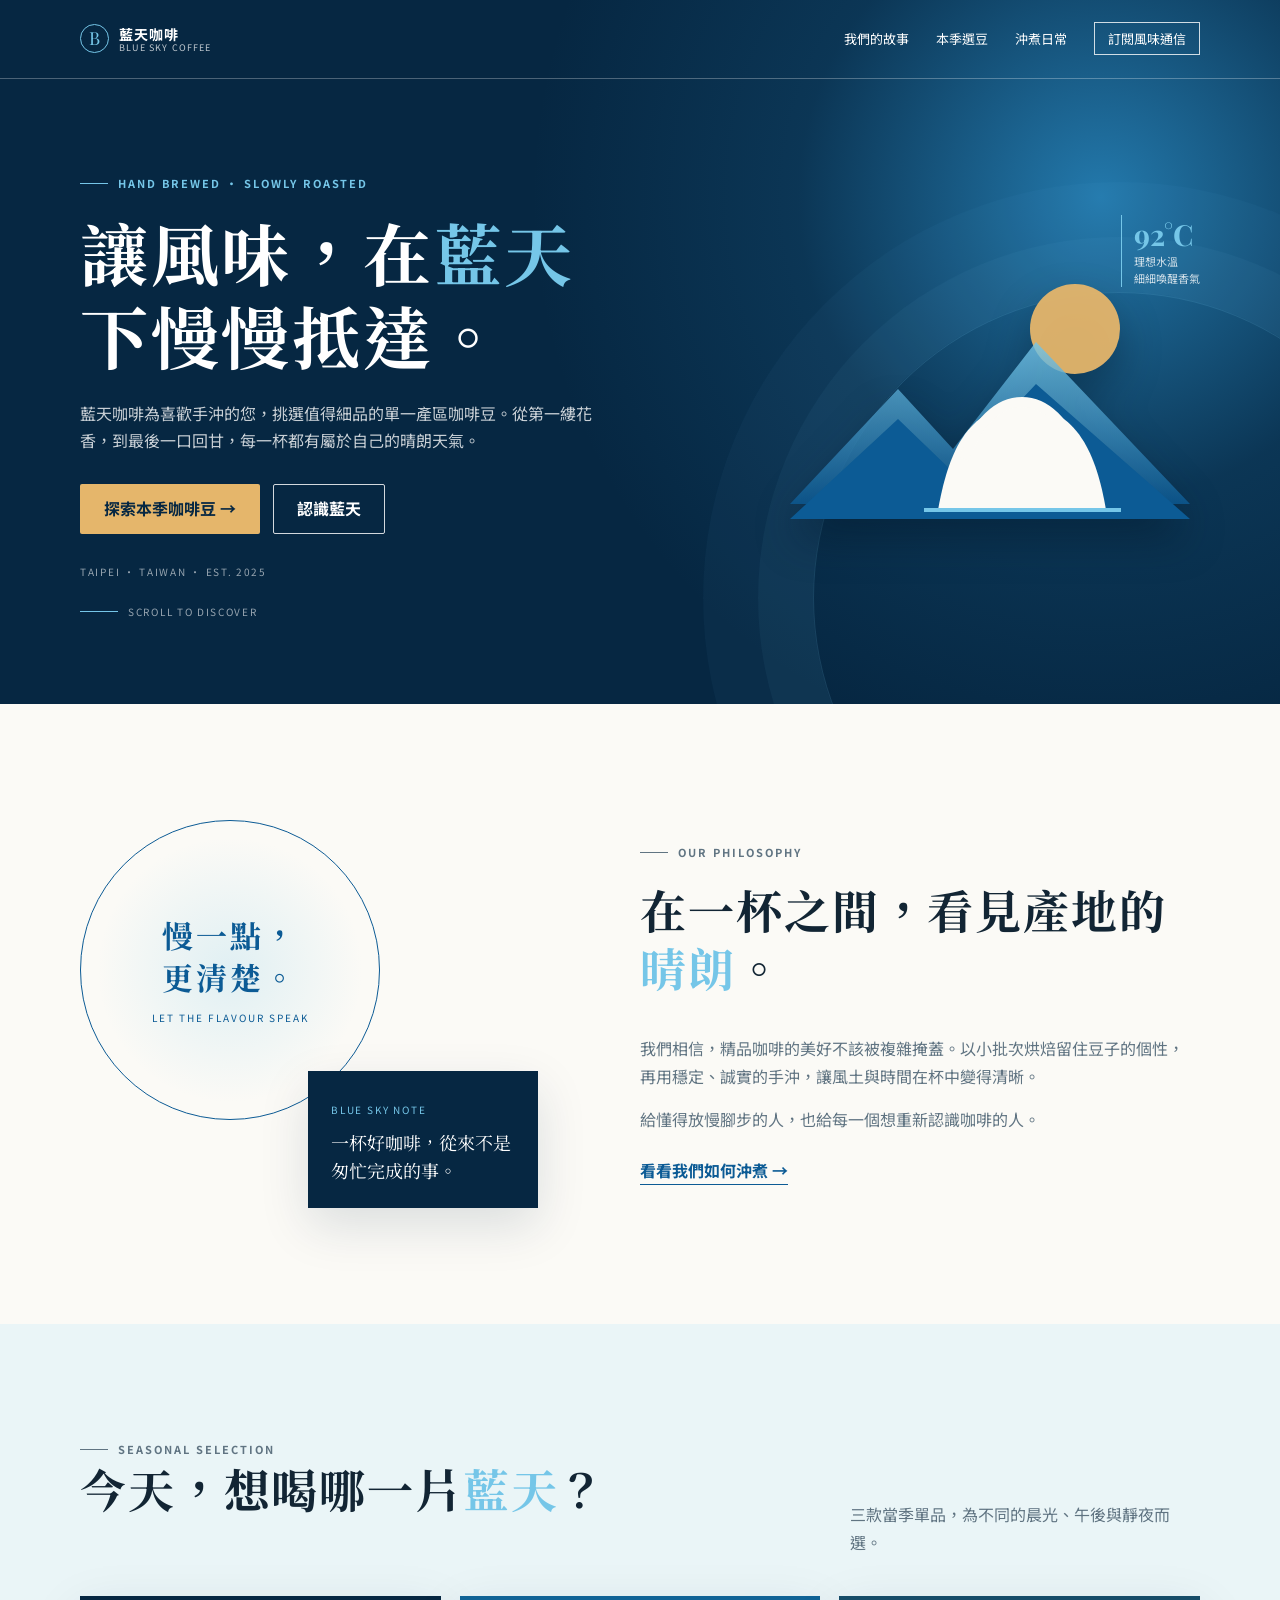
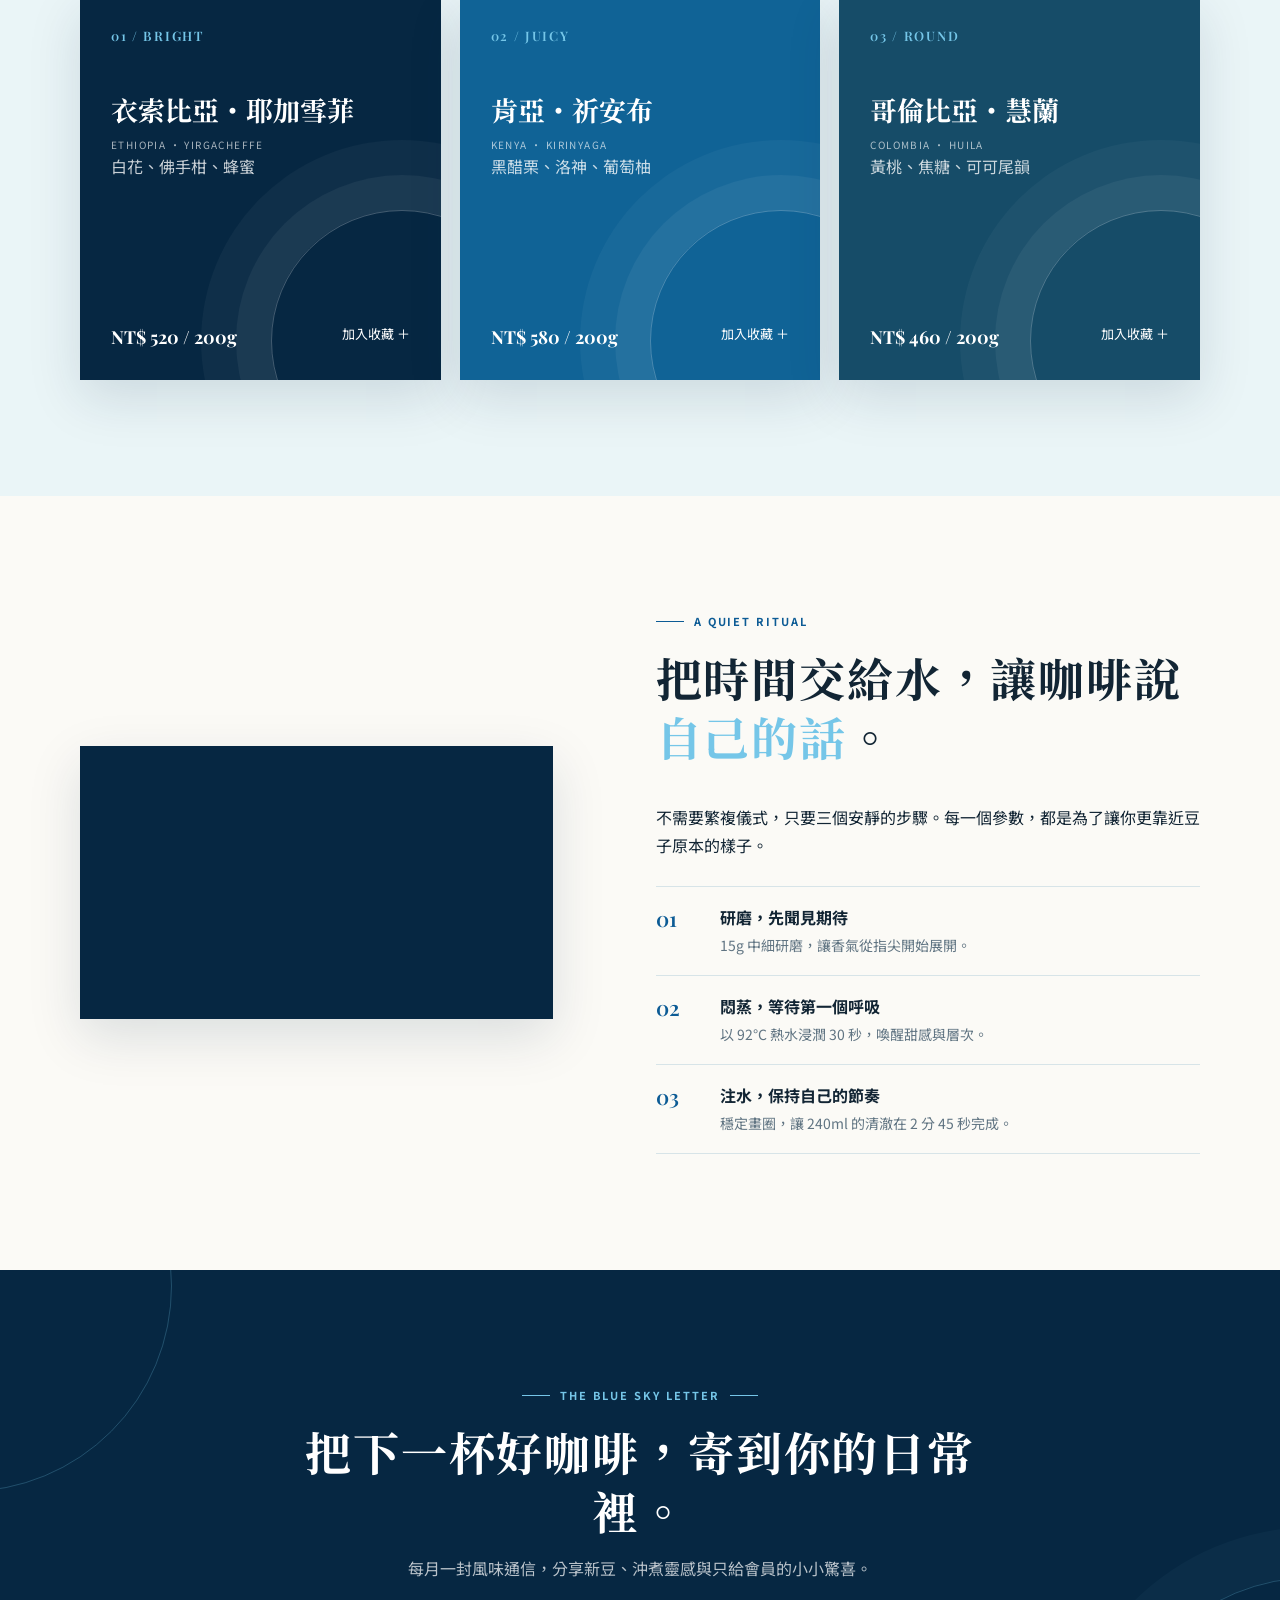
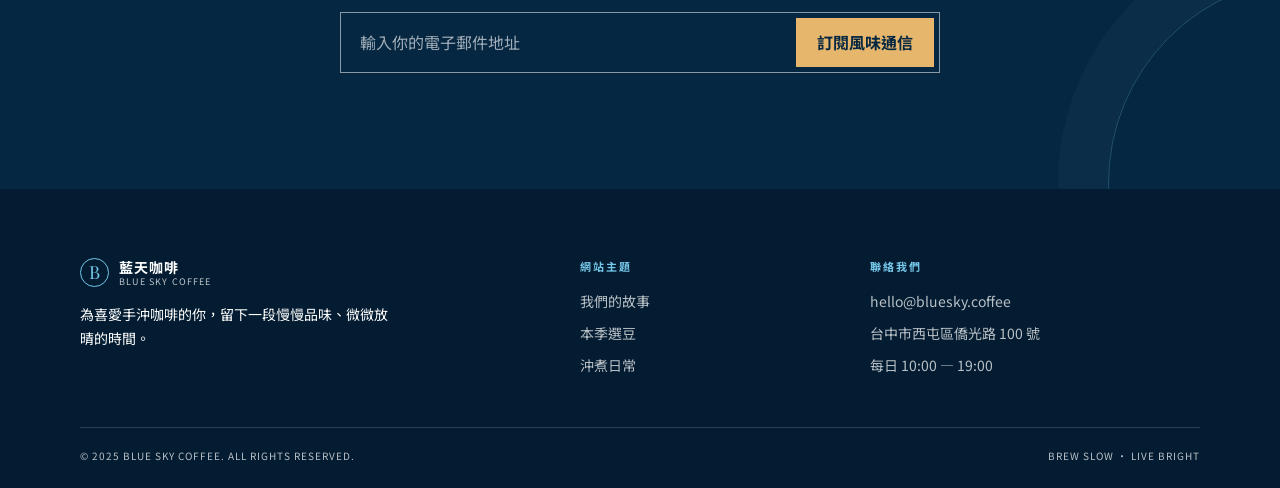
<file: onepage3/index.html>
<!doctype html>
<html lang="zh-Hant">
<head>
  <meta charset="UTF-8">
  <meta name="viewport" content="width=device-width, initial-scale=1.0">
  <meta name="description" content="藍天咖啡，為手沖咖啡愛好者挑選當季精品咖啡豆，讓每一杯都清澈、明亮、值得細品。">
  <title>藍天咖啡｜讓風味，慢慢抵達</title>
  <link rel="preconnect" href="https://fonts.googleapis.com">
  <link rel="preconnect" href="https://fonts.gstatic.com" crossorigin>
  <link href="https://fonts.googleapis.com/css2?family=Noto+Sans+TC:wght@400;500;700&family=Noto+Serif+TC:wght@600;700;900&family=Playfair+Display:wght@600;700&display=swap" rel="stylesheet">
  <style>
    :root{--navy:#062742;--blue:#0c5b95;--sky:#75c6e8;--mist:#eaf5f7;--cream:#fbfaf6;--ink:#122534;--muted:#607482;--line:#d7e4e8;--sand:#e5b66b;--shadow:0 18px 50px rgba(6,39,66,.13)}
    *{box-sizing:border-box} html{scroll-behavior:smooth} body{margin:0;background:var(--cream);color:var(--ink);font-family:"Noto Sans TC",sans-serif;font-size:16px;line-height:1.7} a{color:inherit;text-decoration:none} button,input{font:inherit} button{cursor:pointer} .wrap{width:min(1120px,calc(100% - 48px));margin:auto} :focus-visible{outline:3px solid var(--sky);outline-offset:4px}
    header{position:absolute;z-index:10;top:0;left:0;width:100%;border-bottom:1px solid rgba(255,255,255,.28)} nav{height:78px;display:flex;align-items:center;justify-content:space-between;gap:25px}.brand{display:flex;align-items:center;gap:10px;color:#fff;line-height:1.2}.brand-mark{display:grid;place-items:center;width:29px;height:29px;border:1px solid var(--sky);border-radius:50%;font-family:"Playfair Display",serif;color:var(--sky);font-size:18px}.brand strong{font-size:14px;letter-spacing:.08em}.brand small{display:block;font-size:9px;letter-spacing:.13em;color:rgba(255,255,255,.75)}.nav-links{display:flex;align-items:center;gap:27px;list-style:none;margin:0;padding:0;color:#fff;font-size:13px}.nav-links a:not(.nav-cta){position:relative}.nav-links a:not(.nav-cta):after{content:"";position:absolute;right:0;bottom:-7px;width:0;height:1px;background:var(--sky);transition:width .25s}.nav-links a:not(.nav-cta):hover:after{width:100%;left:0}.nav-cta{border:1px solid rgba(255,255,255,.8);padding:6px 13px;transition:.25s}.nav-cta:hover{background:#fff;color:var(--navy)}.menu-toggle{display:none;border:0;background:transparent;color:#fff;font-size:25px}
    .hero{min-height:704px;padding:122px 0 72px;background:radial-gradient(circle at 86% 28%,#2379ac 0,rgba(35,121,172,.18) 25%,transparent 47%),var(--navy);color:#fff;overflow:hidden;position:relative}.hero:after{content:"";position:absolute;right:-145px;bottom:-200px;width:610px;height:610px;border:1px solid rgba(117,198,232,.16);border-radius:50%;box-shadow:0 0 0 55px rgba(117,198,232,.05),0 0 0 110px rgba(117,198,232,.035)}.hero-grid{display:grid;grid-template-columns:1.02fr .98fr;align-items:center;gap:45px;min-height:510px;position:relative;z-index:1}.eyebrow{display:flex;align-items:center;gap:10px;margin:0 0 18px;color:var(--blue);font-size:11px;font-weight:700;letter-spacing:.18em}.eyebrow:before{content:"";width:28px;height:1px;background:currentColor}.hero .eyebrow{color:var(--sky)}h1,h2,h3,p{margin-top:0}.hero h1{max-width:650px;margin-bottom:23px;font-family:"Noto Serif TC",serif;font-size:clamp(42px,5.5vw,68px);line-height:1.22;letter-spacing:.04em}.sky-text{color:var(--sky)}.hero-lede{max-width:535px;color:rgba(255,255,255,.78);margin-bottom:30px}.hero-actions{display:flex;flex-wrap:wrap;gap:13px}.button{display:inline-flex;justify-content:center;align-items:center;min-height:50px;padding:10px 23px;border:1px solid transparent;border-radius:2px;font-weight:700;transition:transform .2s,background .2s,color .2s}.button:hover{transform:translateY(-2px)}.button.primary{background:var(--sand);color:var(--navy)}.button.secondary{border-color:rgba(255,255,255,.82);color:#fff}.button.secondary:hover{background:#fff;color:var(--navy)}.origin{margin:29px 0 0;color:rgba(255,255,255,.58);font-size:10px;letter-spacing:.17em}.scroll-note{position:absolute;bottom:2px;display:flex;align-items:center;gap:10px;color:rgba(255,255,255,.58);font-size:10px;letter-spacing:.17em}.scroll-note:before{content:"";width:38px;height:1px;background:var(--sky)}.hero-art{height:420px;position:relative}.hero-art img{position:absolute;width:400px;height:300px;right:10px;bottom:28px;object-fit:contain;filter:drop-shadow(0 20px 20px rgba(1,19,34,.38));}.temp-note{position:absolute;right:0;top:48px;border-left:1px solid var(--sky);padding-left:12px;color:rgba(255,255,255,.8);font-size:11px;line-height:1.55}.temp-note b{font:700 29px "Playfair Display",serif;color:var(--sky)}
    section:not(.hero){padding:116px 0}.section-title{font:700 clamp(30px,4vw,46px)/1.28 "Noto Serif TC",serif;letter-spacing:.04em}.story-grid,.brew-grid{display:grid;grid-template-columns:.9fr 1.1fr;align-items:center;gap:clamp(45px,8vw,105px)}.seal-stage{height:388px;position:relative}.seal{display:grid;place-content:center;width:300px;height:300px;border:1px solid var(--blue);border-radius:50%;background:radial-gradient(circle,rgba(117,198,232,.2),transparent 63%);color:var(--blue);text-align:center}.seal b{font:700 31px/1.35 "Noto Serif TC",serif;letter-spacing:.1em}.seal span{margin-top:12px;font-size:10px;letter-spacing:.2em}.sky-note{position:absolute;right:0;bottom:0;width:230px;padding:23px;background:var(--navy);color:#fff;box-shadow:var(--shadow)}.sky-note small{color:var(--sky);font-size:10px;letter-spacing:.18em}.sky-note p{margin:8px 0 0;font-family:"Noto Serif TC",serif;font-size:18px;line-height:1.55}.story-copy p{color:var(--muted)}.text-link{display:inline-block;margin-top:8px;color:var(--blue);font-weight:700;border-bottom:1px solid currentColor}
    .coffee{background:var(--mist)}.title-row{display:flex;align-items:end;justify-content:space-between;gap:28px;margin-bottom:40px}.title-row p{max-width:350px;margin:0;color:var(--muted)}.coffee-grid{display:grid;grid-template-columns:repeat(3,1fr);gap:19px}.coffee-card{position:relative;isolation:isolate;overflow:hidden;display:flex;flex-direction:column;min-height:384px;padding:31px;background:var(--navy);color:#fff;box-shadow:var(--shadow)}.coffee-card:nth-child(2){background:#106396}.coffee-card:nth-child(3){background:#164c68}.coffee-card:after{content:"";position:absolute;z-index:-1;right:-92px;bottom:-92px;width:260px;height:260px;border:1px solid rgba(255,255,255,.24);border-radius:50%;box-shadow:0 0 0 35px rgba(255,255,255,.05),0 0 0 70px rgba(255,255,255,.035)}.coffee-number{font:600 13px "Playfair Display",serif;letter-spacing:.13em;color:var(--sky)}.coffee-card h3{margin:48px 0 8px;font:700 27px/1.35 "Noto Serif TC",serif}.region{font-size:10px;letter-spacing:.14em;color:rgba(255,255,255,.65)}.flavour{color:rgba(255,255,255,.78)}.card-bottom{display:flex;align-items:end;justify-content:space-between;gap:10px;margin-top:auto}.price{font:700 18px "Playfair Display",serif}.favorite{border:0;background:transparent;padding:4px 0;color:#fff;font-size:13px;transition:color .2s}.favorite:hover{color:var(--sand)}
    .brew-grid{grid-template-columns:.93fr 1.07fr}.video-wrap{aspect-ratio:560/315;background:var(--navy);box-shadow:var(--shadow)}.video-wrap iframe{width:100%;height:100%;border:0}.steps{list-style:none;margin:27px 0 0;padding:0;border-top:1px solid var(--line)}.steps li{display:grid;grid-template-columns:48px 1fr;gap:16px;padding:17px 0;border-bottom:1px solid var(--line)}.step-no{font:600 21px "Playfair Display",serif;color:var(--blue)}.steps h3{margin:0 0 3px;font-size:16px}.steps p{margin:0;color:var(--muted);font-size:14px}
    .visit{position:relative;overflow:hidden;background:var(--navy);color:#fff;text-align:center}.visit:before,.visit:after{content:"";position:absolute;width:410px;height:410px;border:1px solid rgba(117,198,232,.25);border-radius:50%}.visit:before{left:-240px;top:-190px}.visit:after{right:-240px;bottom:-200px;box-shadow:0 0 0 50px rgba(117,198,232,.04)}.visit .wrap{position:relative;z-index:1;max-width:720px}.visit .eyebrow{justify-content:center;color:var(--sky)}.visit .eyebrow:after{content:"";width:28px;height:1px;background:currentColor}.visit h2{margin-bottom:15px}.visit p{color:rgba(255,255,255,.72)}.subscribe-form{display:flex;margin:30px auto 0;max-width:600px;padding:5px;border:1px solid rgba(255,255,255,.52)}.subscribe-form input{flex:1;min-width:0;border:0;background:transparent;padding:11px 14px;color:#fff;outline:0}.subscribe-form input::placeholder{color:rgba(255,255,255,.62)}.subscribe-form button{border:0;background:var(--sand);padding:10px 21px;color:var(--navy);font-weight:700}
    footer{background:#031c31;color:rgba(255,255,255,.72);padding:68px 0 24px}.footer-grid{display:grid;grid-template-columns:1.5fr .8fr 1.1fr;gap:50px}.footer-brand{color:#fff}.footer-brand .brand{margin-bottom:16px}.footer-brand p{max-width:310px;font-size:14px}.footer-title{margin:0 0 14px;color:var(--sky);font-size:11px;font-weight:700;letter-spacing:.18em}.footer-links{display:grid;gap:8px;font-size:14px}.footer-links a:hover{color:var(--sky)}.footer-base{display:flex;justify-content:space-between;gap:16px;margin-top:49px;padding-top:19px;border-top:1px solid rgba(255,255,255,.15);font-size:10px;letter-spacing:.1em}.toast{position:fixed;z-index:20;right:22px;bottom:22px;max-width:min(360px,calc(100% - 44px));border-left:3px solid var(--sand);padding:13px 17px;background:var(--navy);color:#fff;box-shadow:var(--shadow);opacity:0;transform:translateY(12px);pointer-events:none;transition:.25s}.toast.show{opacity:1;transform:none}.reveal{opacity:0;transform:translateY(18px);transition:opacity .65s ease,transform .65s ease}.reveal.visible{opacity:1;transform:none}
    @media(max-width:820px){.menu-toggle{display:block}.nav-links{position:absolute;top:78px;left:0;width:100%;max-height:0;overflow:hidden;display:block;background:#05233c;transition:max-height .3s}.nav-links.open{max-height:300px}.nav-links li{border-bottom:1px solid rgba(255,255,255,.1)}.nav-links a{display:block;padding:13px 24px}.nav-links .nav-cta{margin:10px 24px}.hero{min-height:710px}.hero-grid{grid-template-columns:1fr;padding-top:25px}.hero-art{height:225px}.hero-art img{width:320px;height:240px;right:50%;bottom:-12px;transform:translateX(50%)}.temp-note{right:8%;top:2px}.scroll-note{display:none}.story-grid,.brew-grid{grid-template-columns:1fr;gap:45px}.coffee-grid{grid-template-columns:repeat(2,1fr)}.coffee-card:nth-child(3){grid-column:span 2}.footer-grid{grid-template-columns:1fr 1fr}.footer-brand{grid-column:span 2}}
    @media(max-width:560px){.wrap{width:calc(100% - 34px)}.brand strong{font-size:13px}.hero{min-height:680px;padding-top:105px}.hero h1{font-size:40px}.hero-lede{font-size:14px}.hero-art{height:185px}.hero-art img{width:270px;height:205px}.temp-note{display:none}section:not(.hero){padding:76px 0}.seal-stage{height:310px}.seal{width:245px;height:245px}.seal b{font-size:25px}.sky-note{width:185px;padding:17px}.sky-note p{font-size:15px}.title-row{display:block;margin-bottom:28px}.title-row p{margin-top:14px}.coffee-grid{grid-template-columns:1fr}.coffee-card,.coffee-card:nth-child(3){grid-column:auto;min-height:330px}.video-wrap{margin:0 -17px}.subscribe-form{flex-direction:column;gap:5px}.subscribe-form input,.subscribe-form button{width:100%;min-height:48px}.footer-grid{grid-template-columns:1fr;gap:30px}.footer-brand{grid-column:auto}.footer-base{display:block;line-height:2}.footer-base span{display:block}}
    @media(prefers-reduced-motion:reduce){html{scroll-behavior:auto}.reveal{opacity:1;transform:none;transition:none}*,*:before,*:after{transition-duration:.01ms!important;animation-duration:.01ms!important}}
  </style>
</head>
<body>
  <header id="top"><nav class="wrap" aria-label="主要導覽"><a class="brand" href="#top" aria-label="回到藍天咖啡首頁"><span class="brand-mark">B</span><span><strong>藍天咖啡</strong><small>BLUE SKY COFFEE</small></span></a><button class="menu-toggle" type="button" aria-label="開啟導覽選單" aria-controls="navLinks" aria-expanded="false">☰</button><ul class="nav-links" id="navLinks"><li><a href="#story">我們的故事</a></li><li><a href="#coffee">本季選豆</a></li><li><a href="#brew">沖煮日常</a></li><li><a class="nav-cta" href="#visit">訂閱風味通信</a></li></ul></nav></header>
  <main>
    <section class="hero" aria-labelledby="heroTitle"><div class="wrap hero-grid"><div><p class="eyebrow">HAND BREWED · SLOWLY ROASTED</p><h1 id="heroTitle">讓風味，在<span class="sky-text">藍天</span>下慢慢抵達。</h1><p class="hero-lede">藍天咖啡為喜歡手沖的您，挑選值得細品的單一產區咖啡豆。從第一縷花香，到最後一口回甘，每一杯都有屬於自己的晴朗天氣。</p><div class="hero-actions"><a class="button primary" href="#coffee">探索本季咖啡豆 →</a><a class="button secondary" href="#story">認識藍天</a></div><p class="origin">TAIPEI · TAIWAN · EST. 2025</p></div><div class="hero-art" aria-hidden="true"><img alt="" src="data:image/svg+xml,%3Csvg xmlns='http://www.w3.org/2000/svg' viewBox='0 0 400 300'%3E%3Cdefs%3E%3ClinearGradient id='g' x1='0' x2='0' y1='0' y2='1'%3E%3Cstop stop-color='%2375c6e8'/%3E%3Cstop offset='1' stop-color='%230c5b95'/%3E%3C/linearGradient%3E%3C/defs%3E%3Ccircle cx='285' cy='70' r='45' fill='%23e5b66b' opacity='.95'/%3E%3Cpath d='M0 245 108 130l55 60 83-107 154 162z' fill='url(%23g)' opacity='.8'/%3E%3Cpath d='M0 260 108 160l55 53 83-88 154 135z' fill='%230c5b95'/%3E%3Cpath d='M148 251c10-55 28-104 84-104s75 51 84 104z' fill='%23fbfaf6'/%3E%3Cpath d='M174 200c13-37 34-57 58-57s44 20 58 57' fill='none' stroke='%23fbfaf6' stroke-width='10'/%3E%3Cpath d='M134 251h197' stroke='%2375c6e8' stroke-width='4'/%3E%3C/svg%3E"><div class="temp-note"><b>92°C</b><br>理想水溫<br>細細喚醒香氣</div></div><p class="scroll-note">SCROLL TO DISCOVER</p></div></section>
    <section id="story"><div class="wrap story-grid"><div class="seal-stage reveal"><div class="seal"><b>慢一點，<br>更清楚。</b><span>LET THE FLAVOUR SPEAK</span></div><div class="sky-note"><small>BLUE SKY NOTE</small><p>一杯好咖啡，從來不是匆忙完成的事。</p></div></div><div class="story-copy reveal"><p class="eyebrow">OUR PHILOSOPHY</p><h2 class="section-title">在一杯之間，看見產地的<span class="sky-text">晴朗</span>。</h2><p>我們相信，精品咖啡的美好不該被複雜掩蓋。以小批次烘焙留住豆子的個性，再用穩定、誠實的手沖，讓風土與時間在杯中變得清晰。</p><p>給懂得放慢腳步的人，也給每一個想重新認識咖啡的人。</p><a class="text-link" href="#brew">看看我們如何沖煮 →</a></div></div></section>
    <section class="coffee" id="coffee"><div class="wrap"><div class="title-row reveal"><div><p class="eyebrow">SEASONAL SELECTION</p><h2 class="section-title">今天，想喝哪一片<span class="sky-text">藍天</span>？</h2></div><p>三款當季單品，為不同的晨光、午後與靜夜而選。</p></div><div class="coffee-grid"><article class="coffee-card reveal"><span class="coffee-number">01 / BRIGHT</span><h3>衣索比亞・耶加雪菲</h3><span class="region">ETHIOPIA · YIRGACHEFFE</span><p class="flavour">白花、佛手柑、蜂蜜</p><div class="card-bottom"><span class="price">NT$ 520 / 200g</span><button class="favorite" type="button" data-coffee="衣索比亞・耶加雪菲" aria-label="將衣索比亞・耶加雪菲加入收藏">加入收藏 ＋</button></div></article><article class="coffee-card reveal"><span class="coffee-number">02 / JUICY</span><h3>肯亞・祈安布</h3><span class="region">KENYA · KIRINYAGA</span><p class="flavour">黑醋栗、洛神、葡萄柚</p><div class="card-bottom"><span class="price">NT$ 580 / 200g</span><button class="favorite" type="button" data-coffee="肯亞・祈安布" aria-label="將肯亞・祈安布加入收藏">加入收藏 ＋</button></div></article><article class="coffee-card reveal"><span class="coffee-number">03 / ROUND</span><h3>哥倫比亞・慧蘭</h3><span class="region">COLOMBIA · HUILA</span><p class="flavour">黃桃、焦糖、可可尾韻</p><div class="card-bottom"><span class="price">NT$ 460 / 200g</span><button class="favorite" type="button" data-coffee="哥倫比亞・慧蘭" aria-label="將哥倫比亞・慧蘭加入收藏">加入收藏 ＋</button></div></article></div></div></section>
    <section id="brew"><div class="wrap brew-grid"><div class="video-wrap reveal"><iframe src="https://www.youtube.com/embed/hMOYa4EBntI" title="藍天咖啡手沖日常影片" allowfullscreen></iframe></div><div class="reveal"><p class="eyebrow">A QUIET RITUAL</p><h2 class="section-title">把時間交給水，讓咖啡說<span class="sky-text">自己的話</span>。</h2><p>不需要繁複儀式，只要三個安靜的步驟。每一個參數，都是為了讓你更靠近豆子原本的樣子。</p><ol class="steps"><li><span class="step-no">01</span><div><h3>研磨，先聞見期待</h3><p>15g 中細研磨，讓香氣從指尖開始展開。</p></div></li><li><span class="step-no">02</span><div><h3>悶蒸，等待第一個呼吸</h3><p>以 92°C 熱水浸潤 30 秒，喚醒甜感與層次。</p></div></li><li><span class="step-no">03</span><div><h3>注水，保持自己的節奏</h3><p>穩定畫圈，讓 240ml 的清澈在 2 分 45 秒完成。</p></div></li></ol></div></div></section>
    <section class="visit" id="visit"><div class="wrap reveal"><p class="eyebrow">THE BLUE SKY LETTER</p><h2 class="section-title">把下一杯好咖啡，寄到你的日常裡。</h2><p>每月一封風味通信，分享新豆、沖煮靈感與只給會員的小小驚喜。</p><form class="subscribe-form" id="subscribeForm"><input type="email" required aria-label="電子郵件地址" placeholder="輸入你的電子郵件地址"><button type="submit">訂閱風味通信</button></form></div></section>
  </main>
  <footer><div class="wrap"><div class="footer-grid"><div class="footer-brand"><div class="brand"><span class="brand-mark">B</span><span><strong>藍天咖啡</strong><small>BLUE SKY COFFEE</small></span></div><p>為喜愛手沖咖啡的你，留下一段慢慢品味、微微放晴的時間。</p></div><div><p class="footer-title">網站主題</p><div class="footer-links"><a href="#story">我們的故事</a><a href="#coffee">本季選豆</a><a href="#brew">沖煮日常</a></div></div><div><p class="footer-title">聯絡我們</p><div class="footer-links"><a href="mailto:hello@bluesky.coffee">hello@bluesky.coffee</a><a href="https://www.google.com/maps/search/?api=1&amp;query=%E5%83%91%E5%85%89%E7%A7%91%E6%8A%80%E5%A4%A7%E5%AD%B8" target="_blank" rel="noopener">台中市西屯區僑光路 100 號</a><span>每日 10:00 — 19:00</span></div></div></div><div class="footer-base"><span>© 2025 BLUE SKY COFFEE. ALL RIGHTS RESERVED.</span><span>BREW SLOW · LIVE BRIGHT</span></div></div></footer>
  <div class="toast" id="toast" role="status" aria-live="polite"></div>
  <script>
    const toggle=document.querySelector('.menu-toggle'), links=document.querySelector('.nav-links');
    function closeMenu(){links.classList.remove('open');toggle.setAttribute('aria-expanded','false');toggle.setAttribute('aria-label','開啟導覽選單');toggle.textContent='☰'}
    toggle.addEventListener('click',()=>{const open=links.classList.toggle('open');toggle.setAttribute('aria-expanded',String(open));toggle.setAttribute('aria-label',open?'關閉導覽選單':'開啟導覽選單');toggle.textContent=open?'×':'☰'});
    document.querySelectorAll('.nav-links a').forEach(a=>a.addEventListener('click',closeMenu));
    const toast=document.querySelector('#toast'); let toastTimer;
    function showToast(message){clearTimeout(toastTimer);toast.textContent=message;toast.classList.add('show');toastTimer=setTimeout(()=>toast.classList.remove('show'),2600)}
    document.querySelectorAll('[data-coffee]').forEach(button=>button.addEventListener('click',()=>showToast(`已將「${button.dataset.coffee}」加入你的收藏。`)));
    document.querySelector('#subscribeForm').addEventListener('submit',event=>{event.preventDefault();event.currentTarget.reset();showToast('謝謝訂閱，下一封晴朗的風味通信即將寄出。')});
    const revealItems=document.querySelectorAll('.reveal'), reduced=matchMedia('(prefers-reduced-motion: reduce)').matches;
    if(reduced||!('IntersectionObserver' in window)){revealItems.forEach(el=>el.classList.add('visible'))}else{const observer=new IntersectionObserver(entries=>entries.forEach(entry=>{if(entry.isIntersecting){entry.target.classList.add('visible');observer.unobserve(entry.target)}}),{threshold:.12});revealItems.forEach(el=>observer.observe(el))}
  </script>
</body>
</html>
</file>
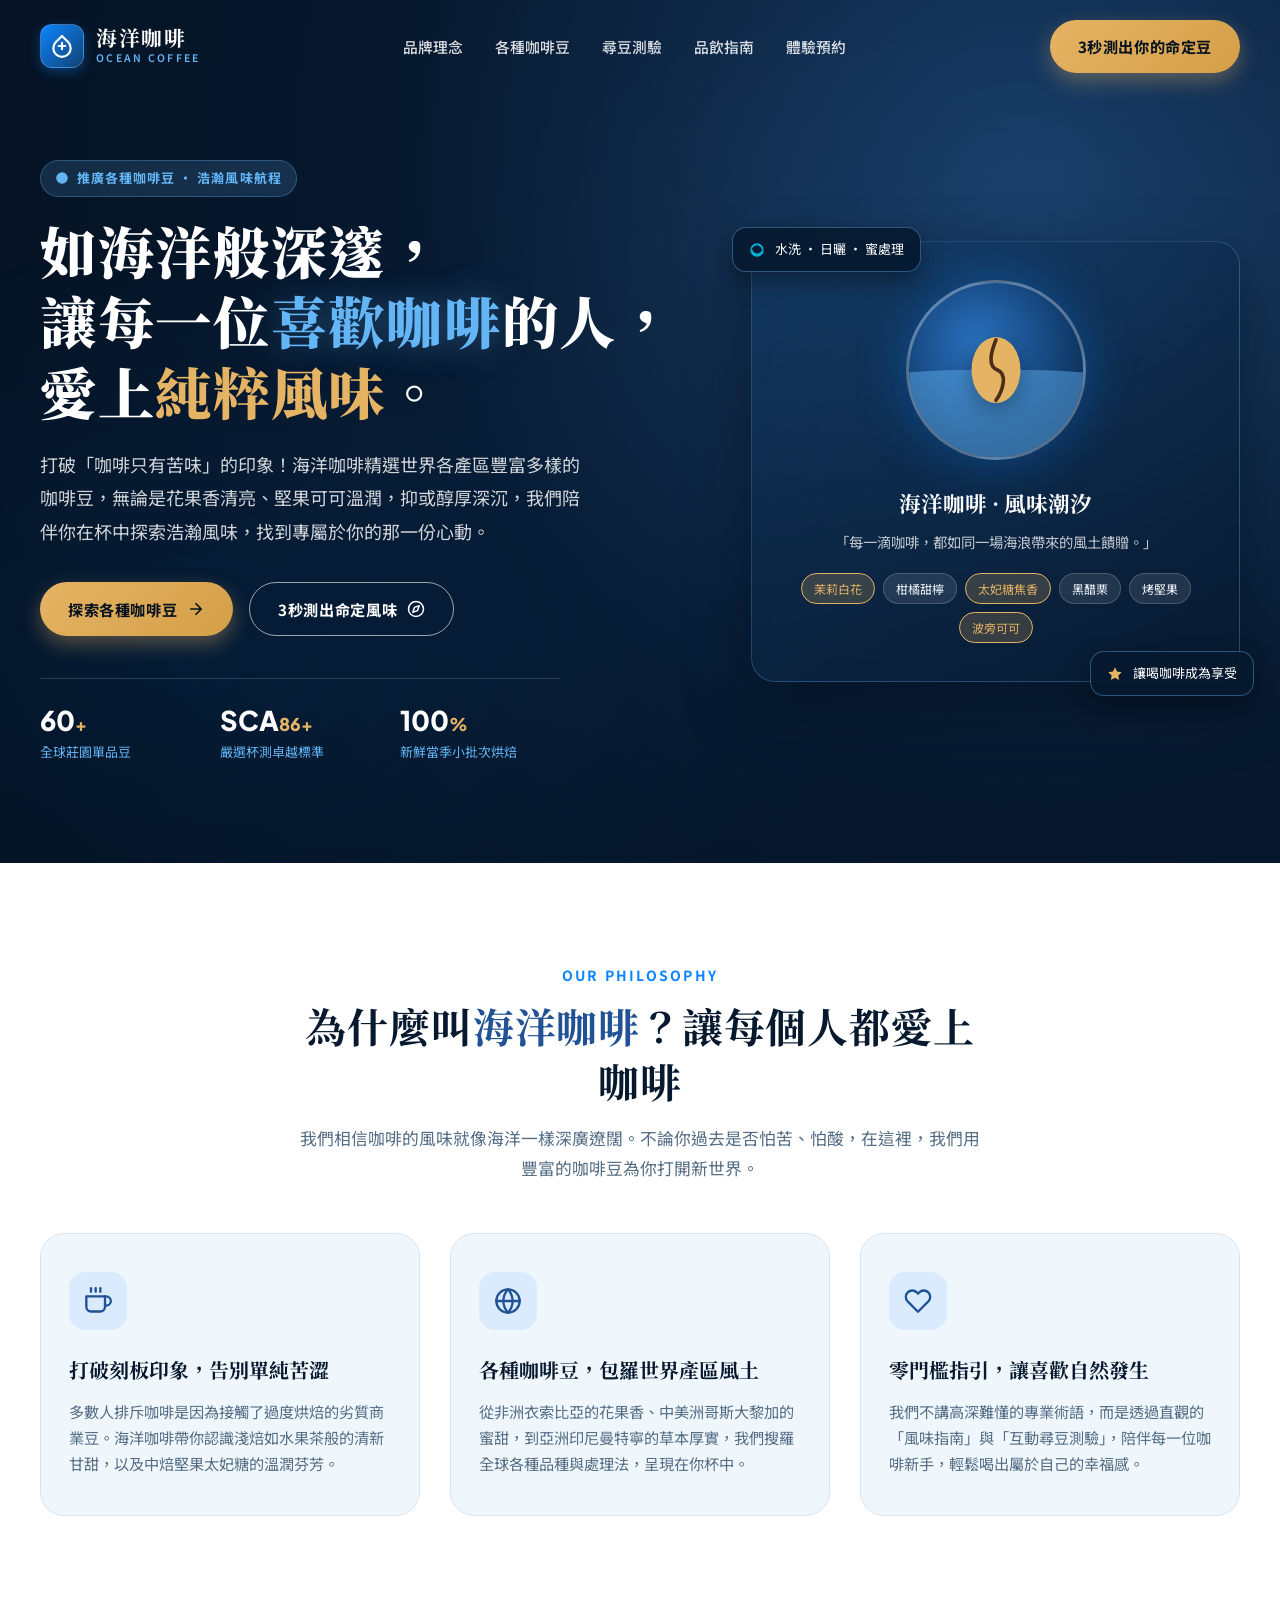
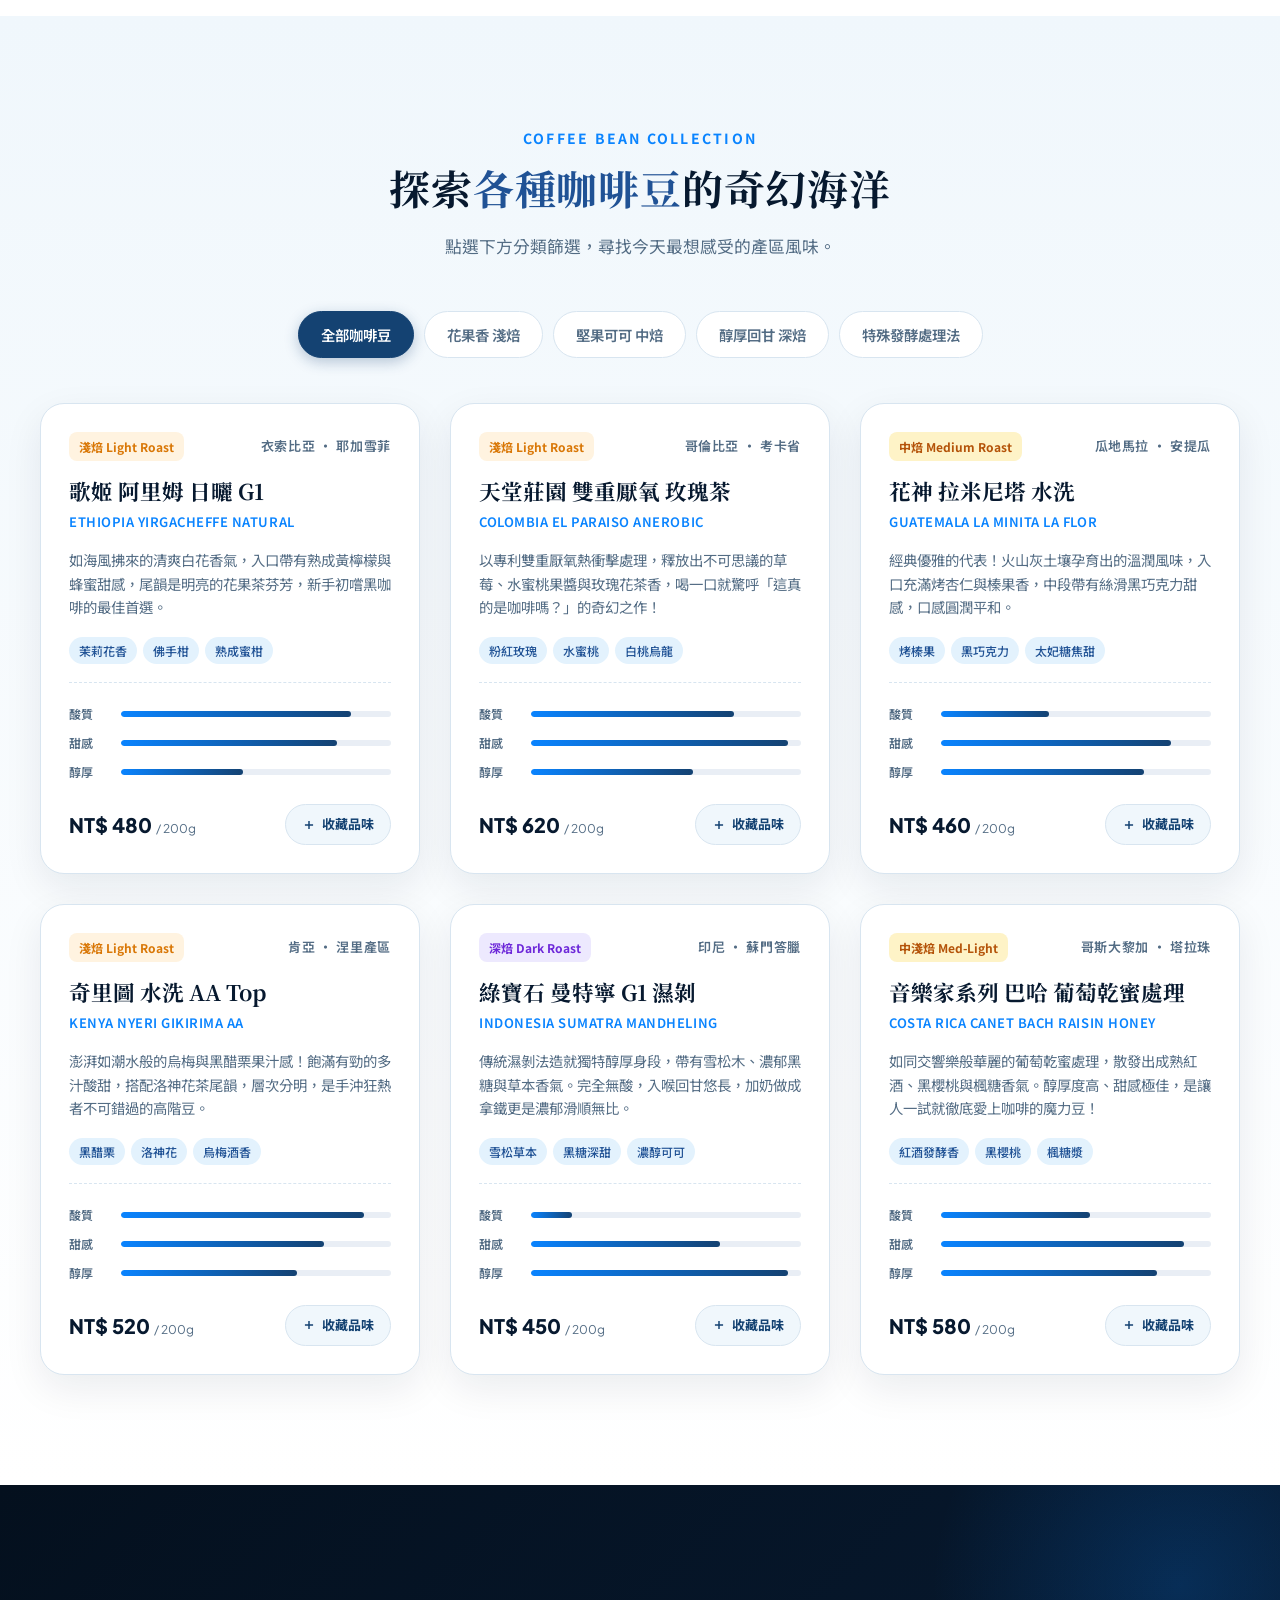
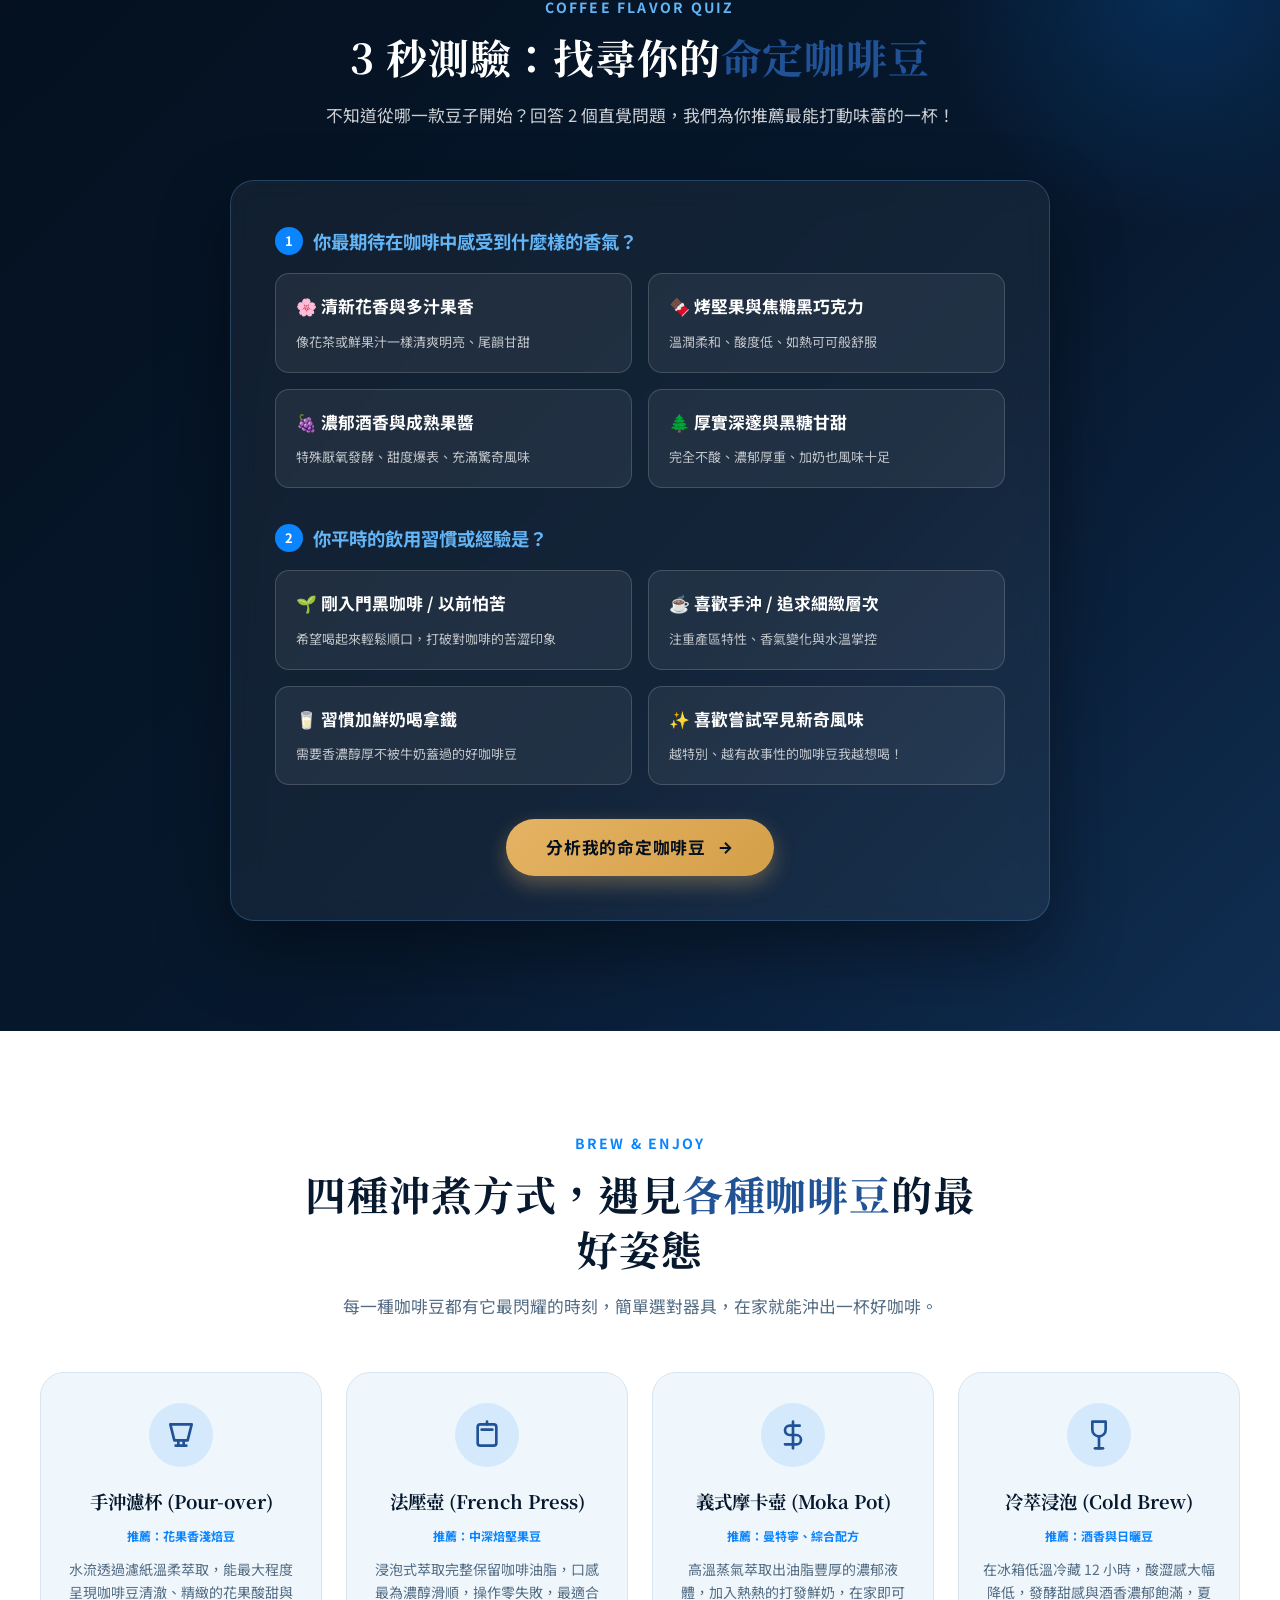
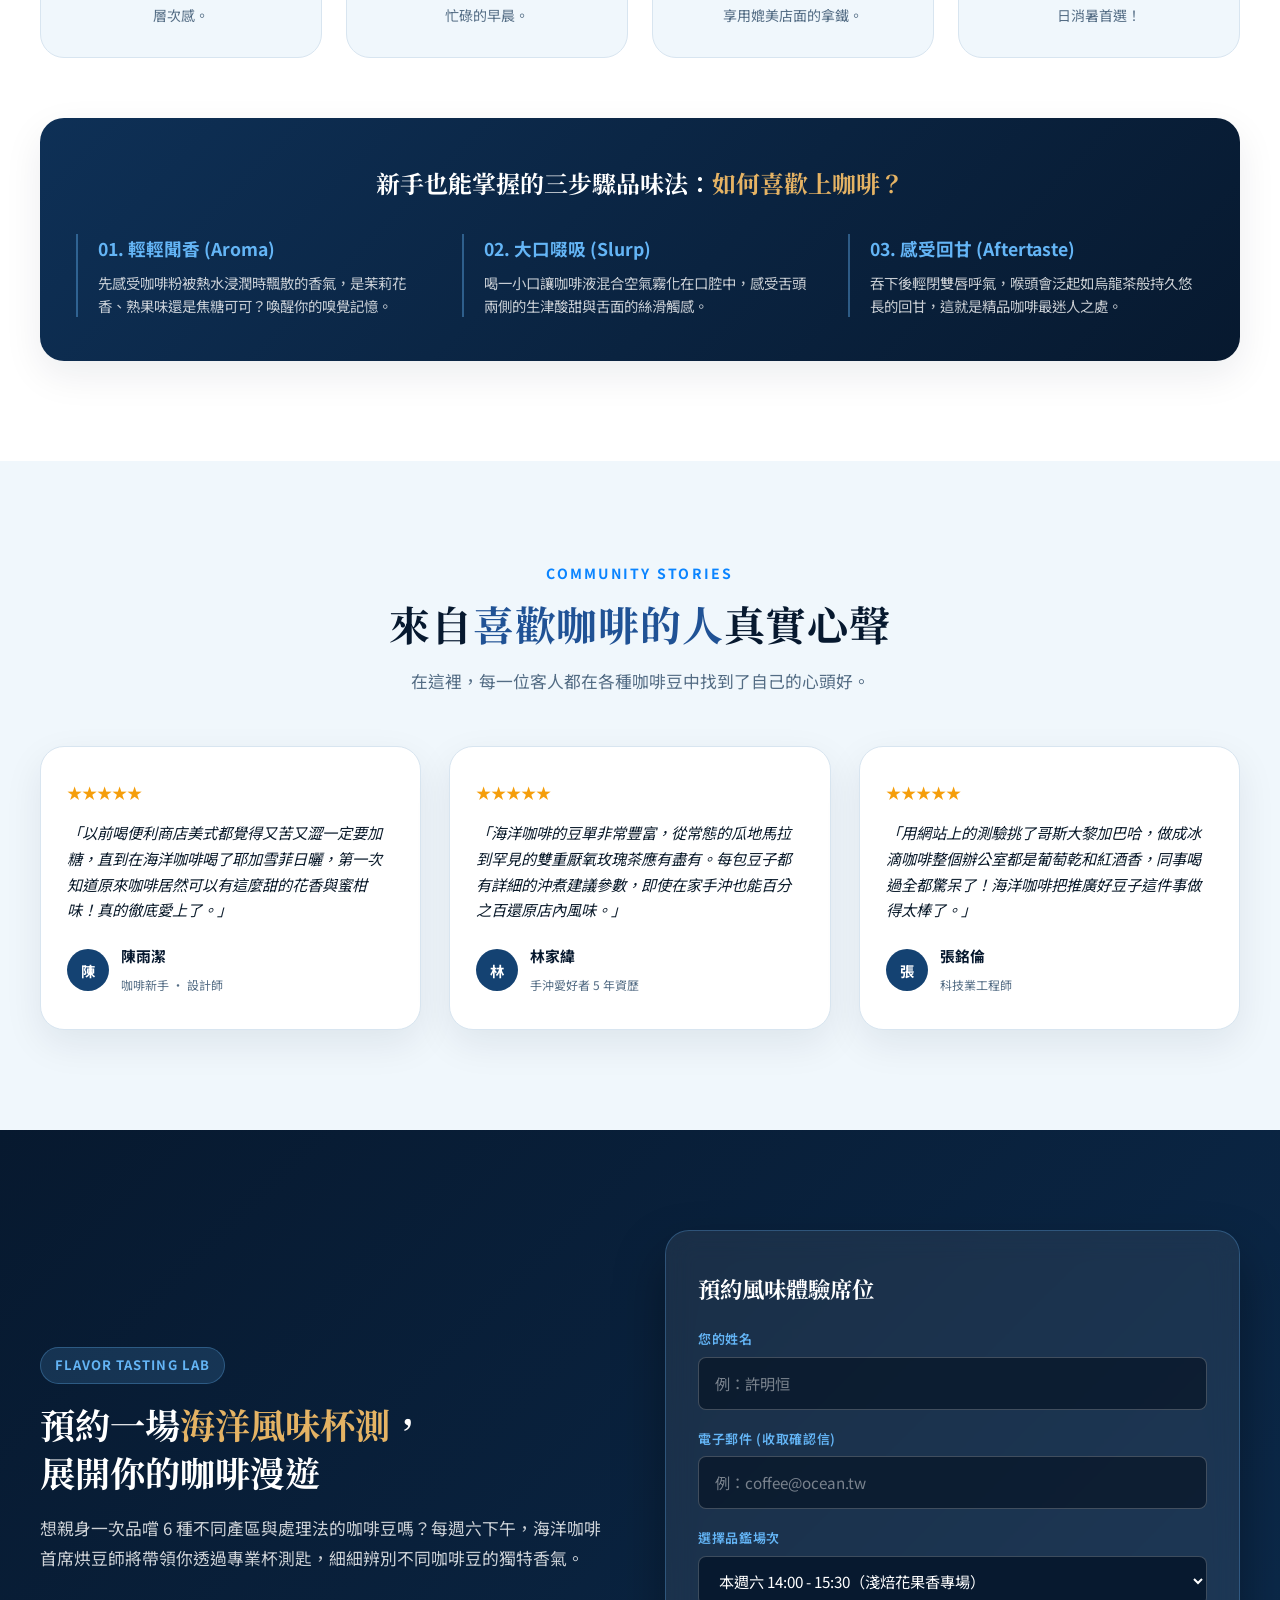
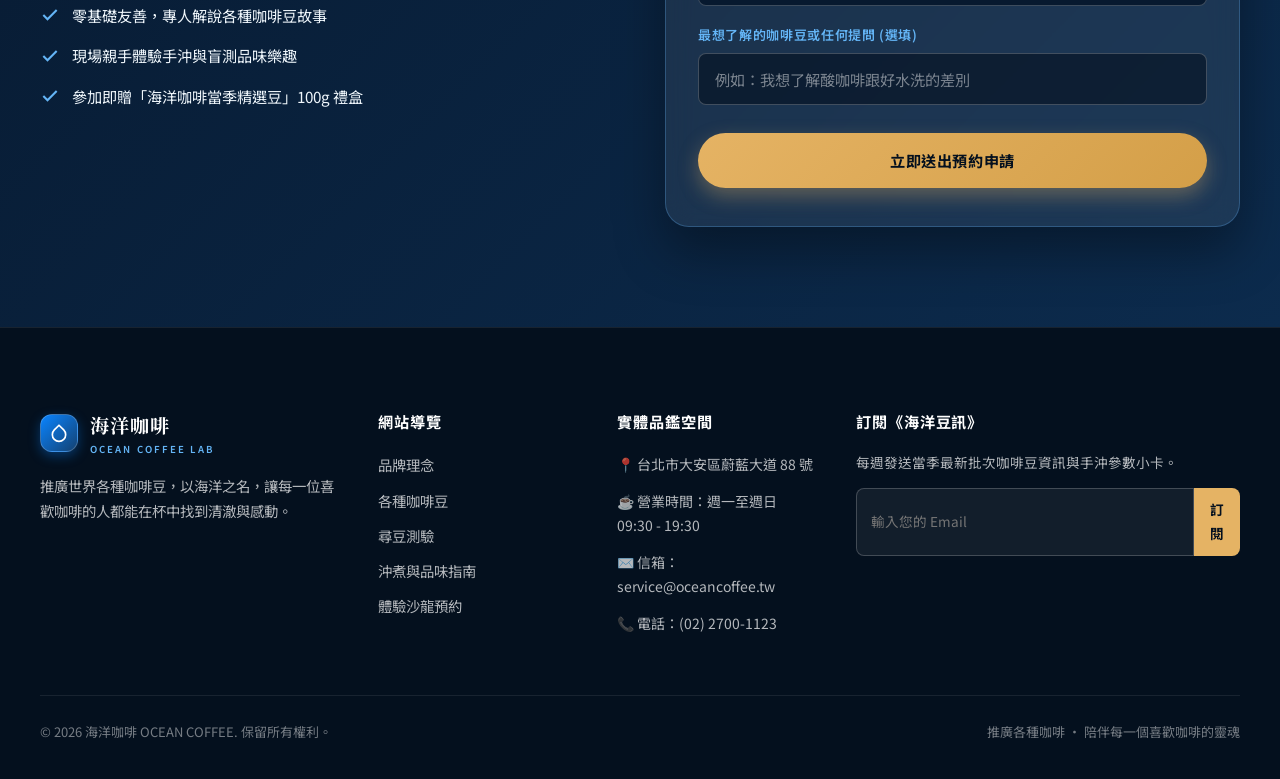
<file: outline/index.html>
<!DOCTYPE html>
<html lang="zh-Hant">
<head>
  <meta charset="UTF-8">
  <meta name="viewport" content="width=device-width, initial-scale=1.0">
  <title>海洋咖啡 OCEAN COFFEE｜推廣各種咖啡豆，讓每個人都愛上咖啡</title>
  <meta name="description" content="海洋咖啡致力於推廣世界各產區的各種咖啡豆，以海洋藍為品牌基調，打造專為喜歡咖啡的人設計的風味探索天地，讓每一位訪客都能找到屬於自己的命定咖啡。">
  
  <!-- Google Web Fonts -->
  <link rel="preconnect" href="https://fonts.googleapis.com">
  <link rel="preconnect" href="https://fonts.gstatic.com" crossorigin>
  <link href="https://fonts.googleapis.com/css2?family=Noto+Sans+TC:wght@300;400;500;600;700;900&family=Noto+Serif+TC:wght@500;600;700;900&family=Plus+Jakarta+Sans:wght@400;600;700;800&display=swap" rel="stylesheet">

  <style>
    /* =========================================================
       1. 色彩與變數系統 (CSS Variables) - 以藍色系為核心
       ========================================================= */
    :root {
      --navy-950: #04101e;
      --navy-900: #07192f;
      --navy-800: #0c2544;
      --ocean-blue: #144272;
      --ocean-mid: #205295;
      --ocean-cyan: #0a84ff;
      --sea-sky: #64b5f6;
      --sea-foam: #e3f2fd;
      --sea-mist: #f0f7fc;
      
      --sand-gold: #e5b364;
      --sand-hover: #f3c780;
      --sand-light: #fbf5eb;
      
      --text-main: #0c1c2c;
      --text-muted: #536c84;
      --text-light: #8da4be;
      --border-line: #d8e5f0;
      
      --card-bg: #ffffff;
      --card-shadow: 0 14px 38px rgba(7, 25, 47, 0.08);
      --card-shadow-hover: 0 22px 50px rgba(12, 37, 68, 0.16);
      
      --radius-sm: 8px;
      --radius-md: 14px;
      --radius-lg: 24px;
      --radius-full: 9999px;
      
      --font-body: "Noto Sans TC", "Plus Jakarta Sans", sans-serif;
      --font-title: "Noto Serif TC", serif;
      --font-en: "Plus Jakarta Sans", sans-serif;
    }

    /* =========================================================
       2. 重設與基礎設定 (Reset & Base)
       ========================================================= */
    *, *::before, *::after {
      box-sizing: border-box;
      margin: 0;
      padding: 0;
    }

    html {
      scroll-behavior: smooth;
      font-size: 16px;
    }

    body {
      font-family: var(--font-body);
      color: var(--text-main);
      background-color: #fafcfe;
      line-height: 1.75;
      -webkit-font-smoothing: antialiased;
      overflow-x: hidden;
    }

    a {
      text-decoration: none;
      color: inherit;
      transition: all 0.25s ease;
    }

    img, svg {
      display: block;
      max-width: 100%;
    }

    button, input, select, textarea {
      font: inherit;
      outline: none;
    }

    button {
      cursor: pointer;
      border: none;
      background: none;
    }

    .container {
      width: min(1200px, calc(100% - 48px));
      margin-inline: auto;
    }

    /* 輔助標題字體 */
    .serif { font-family: var(--font-title); }
    .en-font { font-family: var(--font-en); }

    /* 小標誌標籤 */
    .badge-pill {
      display: inline-flex;
      align-items: center;
      gap: 8px;
      padding: 6px 14px;
      border-radius: var(--radius-full);
      font-size: 0.8125rem;
      font-weight: 700;
      letter-spacing: 0.08em;
      text-transform: uppercase;
    }
    .badge-blue {
      background: rgba(10, 132, 255, 0.12);
      color: #0066cc;
      border: 1px solid rgba(10, 132, 255, 0.24);
    }
    .badge-ocean-dark {
      background: rgba(100, 181, 246, 0.16);
      color: var(--sea-sky);
      border: 1px solid rgba(100, 181, 246, 0.3);
    }

    /* 區塊通用標題 */
    .section-header {
      text-align: center;
      max-width: 680px;
      margin: 0 auto 50px;
    }
    .section-header .subtitle {
      font-size: 0.875rem;
      font-weight: 700;
      color: var(--ocean-cyan);
      letter-spacing: 0.16em;
      text-transform: uppercase;
      margin-bottom: 10px;
      display: block;
    }
    .section-header h2 {
      font-size: clamp(1.85rem, 3.2vw, 2.6rem);
      font-family: var(--font-title);
      color: var(--navy-900);
      line-height: 1.35;
      letter-spacing: 0.02em;
      margin-bottom: 16px;
    }
    .section-header h2 span {
      color: var(--ocean-mid);
      position: relative;
    }
    .section-header p {
      color: var(--text-muted);
      font-size: 1.05rem;
    }

    /* 按鈕樣式 */
    .btn {
      display: inline-flex;
      align-items: center;
      justify-content: center;
      gap: 10px;
      padding: 13px 28px;
      border-radius: var(--radius-full);
      font-weight: 700;
      font-size: 0.95rem;
      letter-spacing: 0.04em;
      transition: all 0.25s cubic-bezier(0.2, 0.8, 0.2, 1);
    }
    .btn:hover {
      transform: translateY(-2px);
    }
    .btn-gold {
      background: linear-gradient(135deg, var(--sand-gold) 0%, #d49f48 100%);
      color: var(--navy-950);
      box-shadow: 0 8px 20px rgba(229, 179, 100, 0.35);
    }
    .btn-gold:hover {
      background: linear-gradient(135deg, var(--sand-hover) 0%, #e0ab58 100%);
      box-shadow: 0 12px 28px rgba(229, 179, 100, 0.45);
    }
    .btn-outline-white {
      border: 1.5px solid rgba(255, 255, 255, 0.6);
      color: #ffffff;
      backdrop-filter: blur(4px);
    }
    .btn-outline-white:hover {
      background: rgba(255, 255, 255, 0.15);
      border-color: #ffffff;
    }
    .btn-blue {
      background: var(--ocean-blue);
      color: #ffffff;
      box-shadow: 0 8px 20px rgba(20, 66, 114, 0.25);
    }
    .btn-blue:hover {
      background: var(--ocean-mid);
      color: #ffffff;
    }

    /* =========================================================
       3. 導覽列 (Site Header & Navigation)
       ========================================================= */
    .site-header {
      position: fixed;
      top: 0;
      left: 0;
      width: 100%;
      z-index: 1000;
      transition: background-color 0.3s ease, box-shadow 0.3s ease, padding 0.3s ease;
      padding: 20px 0;
    }
    .site-header.scrolled {
      background-color: rgba(7, 25, 47, 0.92);
      backdrop-filter: blur(12px);
      box-shadow: 0 6px 24px rgba(0, 0, 0, 0.18);
      padding: 12px 0;
    }
    .nav-container {
      display: flex;
      align-items: center;
      justify-content: space-between;
    }
    
    /* 品牌識別 Logo */
    .brand-logo {
      display: flex;
      align-items: center;
      gap: 12px;
      color: #ffffff;
    }
    .brand-icon-box {
      width: 44px;
      height: 44px;
      border-radius: 12px;
      background: linear-gradient(135deg, #0a84ff, #144272);
      display: flex;
      align-items: center;
      justify-content: center;
      box-shadow: 0 4px 12px rgba(10, 132, 255, 0.35);
      border: 1px solid rgba(255, 255, 255, 0.2);
    }
    .brand-text h1 {
      font-size: 1.3rem;
      font-family: var(--font-title);
      font-weight: 700;
      letter-spacing: 0.08em;
      line-height: 1.1;
    }
    .brand-text span {
      font-size: 0.65rem;
      color: var(--sea-sky);
      letter-spacing: 0.22em;
      font-weight: 600;
      text-transform: uppercase;
      display: block;
    }

    /* 導航選單 Links */
    .nav-menu {
      display: flex;
      align-items: center;
      gap: 32px;
      list-style: none;
    }
    .nav-menu a {
      color: rgba(255, 255, 255, 0.85);
      font-size: 0.925rem;
      font-weight: 500;
      position: relative;
      padding: 6px 0;
    }
    .nav-menu a::after {
      content: '';
      position: absolute;
      bottom: 0;
      left: 0;
      width: 0%;
      height: 2px;
      background: var(--sea-sky);
      transition: width 0.25s ease;
      border-radius: 2px;
    }
    .nav-menu a:hover {
      color: #ffffff;
    }
    .nav-menu a:hover::after {
      width: 100%;
    }

    .header-actions {
      display: flex;
      align-items: center;
      gap: 16px;
    }

    /* 漢堡按鈕 (Mobile) */
    .menu-toggle {
      display: none;
      flex-direction: column;
      gap: 5px;
      width: 32px;
      height: 32px;
      justify-content: center;
      align-items: center;
      cursor: pointer;
    }
    .menu-toggle span {
      width: 24px;
      height: 2px;
      background: #ffffff;
      border-radius: 2px;
      transition: all 0.3s ease;
    }

    /* =========================================================
       4. 首屏 Hero 區塊 (Hero Section)
       ========================================================= */
    .hero-section {
      position: relative;
      background: radial-gradient(circle at 80% 20%, #173b65 0%, var(--navy-900) 50%, var(--navy-950) 100%);
      color: #ffffff;
      padding: 160px 0 100px;
      min-height: 92vh;
      display: flex;
      align-items: center;
      overflow: hidden;
    }

    /* 背景波浪紋路裝飾 SVG */
    .hero-bg-waves {
      position: absolute;
      inset: 0;
      pointer-events: none;
      opacity: 0.35;
      background-image: 
        radial-gradient(ellipse at 15% 75%, rgba(10, 132, 255, 0.22) 0%, transparent 45%),
        radial-gradient(ellipse at 85% 35%, rgba(100, 181, 246, 0.18) 0%, transparent 45%);
    }

    .hero-grid {
      display: grid;
      grid-template-columns: 1.15fr 0.85fr;
      gap: 50px;
      align-items: center;
      position: relative;
      z-index: 2;
    }

    .hero-content h2 {
      font-size: clamp(2.3rem, 4.4vw, 3.8rem);
      font-family: var(--font-title);
      font-weight: 900;
      line-height: 1.25;
      letter-spacing: 0.03em;
      margin: 18px 0 22px;
    }
    .hero-content h2 .highlight-blue {
      color: var(--sea-sky);
      text-shadow: 0 0 35px rgba(100, 181, 246, 0.35);
    }
    .hero-content h2 .highlight-gold {
      color: var(--sand-gold);
    }
    .hero-desc {
      font-size: 1.125rem;
      color: rgba(255, 255, 255, 0.82);
      line-height: 1.85;
      max-width: 540px;
      margin-bottom: 34px;
    }
    .hero-buttons {
      display: flex;
      flex-wrap: wrap;
      gap: 16px;
      margin-bottom: 42px;
    }

    /* Hero 特點數據列 */
    .hero-metrics {
      display: grid;
      grid-template-columns: repeat(3, 1fr);
      gap: 20px;
      padding-top: 28px;
      border-top: 1px solid rgba(255, 255, 255, 0.15);
      max-width: 520px;
    }
    .metric-item .number {
      font-size: 1.7rem;
      font-weight: 800;
      font-family: var(--font-en);
      color: #ffffff;
      line-height: 1;
    }
    .metric-item .number span {
      color: var(--sand-gold);
      font-size: 1.1rem;
    }
    .metric-item .label {
      font-size: 0.8125rem;
      color: var(--sea-sky);
      margin-top: 6px;
      display: block;
    }

    /* 右側視覺：海洋與咖啡豆立體徽章卡 */
    .hero-visual-card {
      position: relative;
      background: linear-gradient(145deg, rgba(20, 66, 114, 0.45) 0%, rgba(7, 25, 47, 0.85) 100%);
      border: 1px solid rgba(100, 181, 246, 0.28);
      border-radius: var(--radius-lg);
      padding: 38px 30px;
      box-shadow: 0 25px 60px rgba(4, 16, 30, 0.55);
      backdrop-filter: blur(10px);
      text-align: center;
    }
    .visual-ocean-art {
      width: 180px;
      height: 180px;
      margin: 0 auto 24px;
      border-radius: 50%;
      background: radial-gradient(circle at 40% 35%, #2a73c2, #0d325e 70%);
      position: relative;
      display: flex;
      align-items: center;
      justify-content: center;
      box-shadow: 0 0 50px rgba(10, 132, 255, 0.35);
      border: 3px solid rgba(255, 255, 255, 0.3);
      overflow: hidden;
    }
    .visual-ocean-waves {
      position: absolute;
      bottom: 0;
      width: 200%;
      height: 50%;
      background: rgba(100, 181, 246, 0.45);
      border-radius: 40%;
      animation: waveDrift 7s infinite linear;
    }
    @keyframes waveDrift {
      0% { transform: rotate(0deg); }
      100% { transform: rotate(360deg); }
    }
    .visual-coffee-bean-svg {
      width: 72px;
      height: 72px;
      position: relative;
      z-index: 2;
      filter: drop-shadow(0 6px 12px rgba(0, 0, 0, 0.35));
    }
    .hero-visual-card h3 {
      font-size: 1.35rem;
      font-family: var(--font-title);
      margin-bottom: 8px;
      color: #ffffff;
    }
    .hero-visual-card p {
      font-size: 0.9rem;
      color: rgba(255, 255, 255, 0.75);
      line-height: 1.6;
    }
    .flavor-tag-cloud {
      display: flex;
      flex-wrap: wrap;
      justify-content: center;
      gap: 8px;
      margin-top: 20px;
    }
    .flavor-pill {
      font-size: 0.75rem;
      padding: 4px 12px;
      background: rgba(255, 255, 255, 0.1);
      border: 1px solid rgba(255, 255, 255, 0.18);
      border-radius: var(--radius-full);
      color: var(--sea-mist);
    }
    .flavor-pill.active {
      background: rgba(229, 179, 100, 0.2);
      border-color: var(--sand-gold);
      color: var(--sand-gold);
    }

    /* 浮動風味徽章 (Floating chips) */
    .floating-chip {
      position: absolute;
      background: rgba(7, 25, 47, 0.92);
      border: 1px solid rgba(100, 181, 246, 0.4);
      padding: 10px 16px;
      border-radius: var(--radius-md);
      box-shadow: 0 10px 25px rgba(0, 0, 0, 0.35);
      display: flex;
      align-items: center;
      gap: 10px;
      font-size: 0.8125rem;
      color: #ffffff;
      animation: floatChip 4s ease-in-out infinite alternate;
    }
    .chip-left {
      top: -15px;
      left: -20px;
    }
    .chip-right {
      bottom: -15px;
      right: -15px;
      animation-delay: -2s;
    }
    @keyframes floatChip {
      from { transform: translateY(0); }
      to { transform: translateY(-8px); }
    }

    /* =========================================================
       5. 品牌理念與核心承諾 (Why Ocean Coffee)
       ========================================================= */
    .philosophy-section {
      padding: 100px 0;
      background: #ffffff;
      position: relative;
    }
    .pillars-grid {
      display: grid;
      grid-template-columns: repeat(3, 1fr);
      gap: 30px;
      margin-top: 20px;
    }
    .pillar-card {
      background: var(--sea-mist);
      border: 1px solid var(--border-line);
      border-radius: var(--radius-lg);
      padding: 38px 28px;
      transition: all 0.3s ease;
      position: relative;
      overflow: hidden;
    }
    .pillar-card::before {
      content: '';
      position: absolute;
      top: 0;
      left: 0;
      width: 100%;
      height: 4px;
      background: linear-gradient(90deg, var(--ocean-cyan), var(--ocean-blue));
      opacity: 0;
      transition: opacity 0.3s ease;
    }
    .pillar-card:hover {
      transform: translateY(-6px);
      box-shadow: var(--card-shadow);
      background: #ffffff;
      border-color: rgba(10, 132, 255, 0.3);
    }
    .pillar-card:hover::before {
      opacity: 1;
    }
    .pillar-icon {
      width: 58px;
      height: 58px;
      border-radius: 16px;
      background: rgba(10, 132, 255, 0.1);
      display: flex;
      align-items: center;
      justify-content: center;
      margin-bottom: 22px;
      color: var(--ocean-mid);
    }
    .pillar-card h3 {
      font-size: 1.25rem;
      font-family: var(--font-title);
      color: var(--navy-900);
      margin-bottom: 12px;
    }
    .pillar-card p {
      color: var(--text-muted);
      font-size: 0.95rem;
      line-height: 1.7;
    }

    /* =========================================================
       6. 各種咖啡豆展區 (All Kinds of Beans Catalog)
       ========================================================= */
    .beans-section {
      padding: 110px 0;
      background: linear-gradient(180deg, #f0f7fc 0%, #ffffff 100%);
      position: relative;
    }

    /* 分類切換按鈕組 */
    .catalog-filters {
      display: flex;
      justify-content: center;
      flex-wrap: wrap;
      gap: 10px;
      margin-bottom: 45px;
    }
    .filter-btn {
      padding: 10px 22px;
      border-radius: var(--radius-full);
      font-size: 0.9rem;
      font-weight: 600;
      color: var(--text-muted);
      background: #ffffff;
      border: 1px solid var(--border-line);
      transition: all 0.25s ease;
    }
    .filter-btn:hover {
      border-color: var(--ocean-cyan);
      color: var(--ocean-blue);
    }
    .filter-btn.active {
      background: var(--ocean-blue);
      color: #ffffff;
      border-color: var(--ocean-blue);
      box-shadow: 0 4px 14px rgba(20, 66, 114, 0.28);
    }

    /* 咖啡豆卡片網格 */
    .beans-grid {
      display: grid;
      grid-template-columns: repeat(3, 1fr);
      gap: 30px;
    }
    .bean-card {
      background: #ffffff;
      border: 1px solid var(--border-line);
      border-radius: var(--radius-lg);
      padding: 28px;
      box-shadow: var(--card-shadow);
      display: flex;
      flex-direction: column;
      position: relative;
      transition: all 0.3s cubic-bezier(0.2, 0.8, 0.2, 1);
    }
    .bean-card:hover {
      transform: translateY(-8px);
      box-shadow: var(--card-shadow-hover);
      border-color: rgba(10, 132, 255, 0.35);
    }
    
    .bean-top-meta {
      display: flex;
      justify-content: space-between;
      align-items: center;
      margin-bottom: 16px;
    }
    .roast-badge {
      display: inline-flex;
      align-items: center;
      gap: 6px;
      font-size: 0.75rem;
      font-weight: 700;
      padding: 4px 10px;
      border-radius: var(--radius-sm);
    }
    .roast-light {
      background: #fff3e0;
      color: #d97706;
    }
    .roast-medium {
      background: #fef3c7;
      color: #b45309;
    }
    .roast-dark {
      background: #ede9fe;
      color: #6d28d9;
    }
    .origin-country {
      font-size: 0.8125rem;
      font-weight: 600;
      color: var(--text-muted);
      letter-spacing: 0.05em;
    }

    .bean-card h3 {
      font-size: 1.35rem;
      font-family: var(--font-title);
      color: var(--navy-900);
      margin-bottom: 6px;
      line-height: 1.3;
    }
    .bean-subname {
      font-size: 0.8125rem;
      color: var(--ocean-cyan);
      font-weight: 600;
      letter-spacing: 0.04em;
      margin-bottom: 14px;
    }
    .bean-desc {
      font-size: 0.9rem;
      color: var(--text-muted);
      line-height: 1.65;
      margin-bottom: 18px;
      flex-grow: 1;
    }

    /* 風味筆記標籤 */
    .bean-flavor-notes {
      display: flex;
      flex-wrap: wrap;
      gap: 6px;
      margin-bottom: 20px;
      padding-bottom: 18px;
      border-bottom: 1px dashed var(--border-line);
    }
    .flavor-chip {
      font-size: 0.75rem;
      font-weight: 500;
      padding: 3px 10px;
      background: var(--sea-foam);
      color: var(--ocean-mid);
      border-radius: var(--radius-full);
    }

    /* 風味刻度條 (Flavor Scales) */
    .flavor-meters {
      display: grid;
      gap: 8px;
      margin-bottom: 22px;
    }
    .meter-row {
      display: flex;
      align-items: center;
      gap: 10px;
      font-size: 0.75rem;
      color: var(--text-muted);
    }
    .meter-label {
      width: 42px;
      font-weight: 600;
    }
    .meter-bar {
      flex: 1;
      height: 6px;
      background: #e9eef5;
      border-radius: 3px;
      overflow: hidden;
    }
    .meter-fill {
      height: 100%;
      background: linear-gradient(90deg, var(--ocean-cyan), var(--ocean-blue));
      border-radius: 3px;
    }

    /* 底部價格與購買/收藏 */
    .bean-bottom {
      display: flex;
      align-items: center;
      justify-content: space-between;
      margin-top: auto;
    }
    .bean-price {
      font-size: 1.25rem;
      font-weight: 800;
      font-family: var(--font-en);
      color: var(--navy-900);
    }
    .bean-price span {
      font-size: 0.75rem;
      color: var(--text-muted);
      font-weight: normal;
    }
    .btn-bean-fav {
      display: inline-flex;
      align-items: center;
      gap: 6px;
      padding: 8px 16px;
      background: var(--sea-mist);
      color: var(--ocean-blue);
      border: 1px solid var(--border-line);
      border-radius: var(--radius-full);
      font-size: 0.8125rem;
      font-weight: 700;
      transition: all 0.25s ease;
    }
    .btn-bean-fav:hover {
      background: var(--ocean-blue);
      color: #ffffff;
      border-color: var(--ocean-blue);
    }

    /* =========================================================
       7. 核心功能：咖啡風味測驗 (Quiz: 讓客戶喜歡上咖啡)
       ========================================================= */
    .quiz-section {
      padding: 110px 0;
      background: linear-gradient(135deg, var(--navy-950) 0%, var(--navy-900) 60%, #102e52 100%);
      color: #ffffff;
      position: relative;
      overflow: hidden;
    }
    .quiz-section::before {
      content: '';
      position: absolute;
      top: -150px;
      right: -150px;
      width: 500px;
      height: 500px;
      border-radius: 50%;
      background: radial-gradient(circle, rgba(10, 132, 255, 0.2) 0%, transparent 70%);
      pointer-events: none;
    }

    .quiz-wrapper {
      max-width: 820px;
      margin: 0 auto;
      background: rgba(255, 255, 255, 0.05);
      border: 1px solid rgba(100, 181, 246, 0.25);
      border-radius: var(--radius-lg);
      padding: 44px;
      backdrop-filter: blur(14px);
      box-shadow: 0 30px 70px rgba(0, 0, 0, 0.4);
    }

    .quiz-step-title {
      font-size: 1.15rem;
      font-weight: 700;
      color: var(--sea-sky);
      margin-bottom: 16px;
      display: flex;
      align-items: center;
      gap: 10px;
    }
    .quiz-step-title .step-badge {
      width: 28px;
      height: 28px;
      background: var(--ocean-cyan);
      color: #ffffff;
      border-radius: 50%;
      display: inline-flex;
      align-items: center;
      justify-content: center;
      font-size: 0.8125rem;
    }

    .quiz-options {
      display: grid;
      grid-template-columns: repeat(2, 1fr);
      gap: 16px;
      margin-bottom: 34px;
    }
    .quiz-option {
      background: rgba(255, 255, 255, 0.06);
      border: 1.5px solid rgba(255, 255, 255, 0.16);
      border-radius: var(--radius-md);
      padding: 18px 20px;
      cursor: pointer;
      transition: all 0.25s ease;
      text-align: left;
    }
    .quiz-option:hover {
      background: rgba(255, 255, 255, 0.12);
      border-color: var(--sea-sky);
    }
    .quiz-option.selected {
      background: rgba(10, 132, 255, 0.25);
      border-color: var(--ocean-cyan);
      box-shadow: 0 0 20px rgba(10, 132, 255, 0.35);
    }
    .quiz-option strong {
      display: block;
      font-size: 1.05rem;
      color: #ffffff;
      margin-bottom: 4px;
    }
    .quiz-option span {
      font-size: 0.8125rem;
      color: rgba(255, 255, 255, 0.72);
      line-height: 1.5;
    }

    /* 測驗結果展示卡 */
    .quiz-result-box {
      display: none;
      background: linear-gradient(135deg, rgba(20, 66, 114, 0.8), rgba(7, 25, 47, 0.95));
      border: 1.5px solid var(--sand-gold);
      border-radius: var(--radius-md);
      padding: 30px;
      margin-top: 30px;
      animation: fadeIn 0.4s ease;
    }
    .quiz-result-box.active {
      display: block;
    }
    @keyframes fadeIn {
      from { opacity: 0; transform: translateY(12px); }
      to { opacity: 1; transform: translateY(0); }
    }
    .result-badge {
      display: inline-block;
      font-size: 0.75rem;
      font-weight: 700;
      color: var(--sand-gold);
      letter-spacing: 0.12em;
      margin-bottom: 8px;
    }
    .result-bean-title {
      font-size: 1.6rem;
      font-family: var(--font-title);
      color: #ffffff;
      margin-bottom: 10px;
    }
    .result-desc {
      color: rgba(255, 255, 255, 0.85);
      font-size: 0.95rem;
      line-height: 1.7;
      margin-bottom: 20px;
    }
    .result-brew-tip {
      background: rgba(0, 0, 0, 0.25);
      border-left: 3px solid var(--ocean-cyan);
      padding: 12px 18px;
      font-size: 0.875rem;
      color: var(--sea-mist);
      border-radius: 0 var(--radius-sm) var(--radius-sm) 0;
      margin-bottom: 24px;
    }

    /* =========================================================
       8. 沖煮與品味指南 (How to Fall in Love with Coffee)
       ========================================================= */
    .guide-section {
      padding: 100px 0;
      background: #ffffff;
    }
    .guide-grid {
      display: grid;
      grid-template-columns: repeat(4, 1fr);
      gap: 24px;
      margin-top: 40px;
    }
    .guide-card {
      background: var(--sea-mist);
      border: 1px solid var(--border-line);
      border-radius: var(--radius-lg);
      padding: 30px 22px;
      text-align: center;
      transition: all 0.3s ease;
    }
    .guide-card:hover {
      transform: translateY(-6px);
      box-shadow: var(--card-shadow);
      background: #ffffff;
      border-color: rgba(10, 132, 255, 0.35);
    }
    .guide-icon-wrapper {
      width: 64px;
      height: 64px;
      margin: 0 auto 18px;
      border-radius: 50%;
      background: rgba(10, 132, 255, 0.12);
      display: flex;
      align-items: center;
      justify-content: center;
      color: var(--ocean-mid);
    }
    .guide-card h3 {
      font-size: 1.15rem;
      font-family: var(--font-title);
      color: var(--navy-900);
      margin-bottom: 8px;
    }
    .guide-card .suitable-bean {
      font-size: 0.75rem;
      color: var(--ocean-cyan);
      font-weight: 700;
      margin-bottom: 12px;
      display: block;
    }
    .guide-card p {
      font-size: 0.875rem;
      color: var(--text-muted);
      line-height: 1.65;
    }

    /* 3步驟品嚐法橫幅 */
    .tasting-steps-box {
      margin-top: 60px;
      background: linear-gradient(135deg, #0e3056, #07192f);
      border-radius: var(--radius-lg);
      padding: 44px 36px;
      color: #ffffff;
      box-shadow: var(--card-shadow);
    }
    .tasting-steps-box h3 {
      font-size: 1.5rem;
      font-family: var(--font-title);
      text-align: center;
      margin-bottom: 30px;
    }
    .tasting-steps-box h3 span {
      color: var(--sand-gold);
    }
    .steps-row {
      display: grid;
      grid-template-columns: repeat(3, 1fr);
      gap: 30px;
    }
    .step-col {
      position: relative;
      padding-left: 20px;
      border-left: 2px solid rgba(100, 181, 246, 0.4);
    }
    .step-col strong {
      display: block;
      font-size: 1.1rem;
      color: var(--sea-sky);
      margin-bottom: 6px;
    }
    .step-col p {
      font-size: 0.9rem;
      color: rgba(255, 255, 255, 0.78);
      line-height: 1.6;
    }

    /* =========================================================
       9. 咖啡同好分享 (Community Voices)
       ========================================================= */
    .reviews-section {
      padding: 100px 0;
      background: var(--sea-mist);
    }
    .reviews-grid {
      display: grid;
      grid-template-columns: repeat(3, 1fr);
      gap: 28px;
    }
    .review-card {
      background: #ffffff;
      border: 1px solid var(--border-line);
      border-radius: var(--radius-lg);
      padding: 32px 26px;
      box-shadow: var(--card-shadow);
      display: flex;
      flex-direction: column;
    }
    .review-stars {
      color: #f59e0b;
      margin-bottom: 14px;
      font-size: 0.95rem;
    }
    .review-text {
      font-size: 0.95rem;
      color: var(--text-main);
      line-height: 1.7;
      margin-bottom: 20px;
      flex-grow: 1;
      font-style: italic;
    }
    .reviewer-meta {
      display: flex;
      align-items: center;
      gap: 12px;
    }
    .reviewer-avatar {
      width: 42px;
      height: 42px;
      border-radius: 50%;
      background: var(--ocean-blue);
      color: #ffffff;
      display: flex;
      align-items: center;
      justify-content: center;
      font-weight: 700;
      font-size: 0.9rem;
    }
    .reviewer-info h4 {
      font-size: 0.925rem;
      color: var(--navy-900);
    }
    .reviewer-info span {
      font-size: 0.75rem;
      color: var(--text-muted);
    }

    /* =========================================================
       10. 品味沙龍預約與訂閱 (Experience & Newsletter CTA)
       ========================================================= */
    .booking-section {
      padding: 100px 0;
      background: linear-gradient(135deg, var(--navy-900) 0%, #0c2b4d 100%);
      color: #ffffff;
      position: relative;
    }
    .booking-grid {
      display: grid;
      grid-template-columns: 1fr 1fr;
      gap: 50px;
      align-items: center;
    }
    .booking-info h2 {
      font-size: 2.2rem;
      font-family: var(--font-title);
      line-height: 1.35;
      margin-bottom: 18px;
    }
    .booking-info h2 span {
      color: var(--sand-gold);
    }
    .booking-info p {
      font-size: 1.05rem;
      color: rgba(255, 255, 255, 0.8);
      line-height: 1.8;
      margin-bottom: 28px;
    }
    .booking-perks {
      display: grid;
      gap: 14px;
    }
    .perk-item {
      display: flex;
      align-items: center;
      gap: 12px;
      font-size: 0.95rem;
      color: var(--sea-mist);
    }
    .perk-item svg {
      color: var(--sea-sky);
      flex-shrink: 0;
    }

    /* 預約表單卡片 */
    .booking-form-card {
      background: rgba(255, 255, 255, 0.07);
      border: 1px solid rgba(100, 181, 246, 0.28);
      border-radius: var(--radius-lg);
      padding: 38px 32px;
      backdrop-filter: blur(14px);
      box-shadow: 0 25px 50px rgba(0, 0, 0, 0.35);
    }
    .form-group {
      margin-bottom: 18px;
    }
    .form-group label {
      display: block;
      font-size: 0.8125rem;
      font-weight: 600;
      color: var(--sea-sky);
      margin-bottom: 6px;
      letter-spacing: 0.05em;
    }
    .form-control {
      width: 100%;
      padding: 12px 16px;
      border-radius: var(--radius-sm);
      border: 1px solid rgba(255, 255, 255, 0.22);
      background: rgba(4, 16, 30, 0.6);
      color: #ffffff;
      font-size: 0.95rem;
      transition: border-color 0.25s ease;
    }
    .form-control:focus {
      border-color: var(--ocean-cyan);
    }
    .form-control::placeholder {
      color: rgba(255, 255, 255, 0.45);
    }

    /* =========================================================
       11. 頁尾 (Footer)
       ========================================================= */
    .site-footer {
      background: var(--navy-950);
      color: rgba(255, 255, 255, 0.7);
      padding: 80px 0 35px;
      border-top: 1px solid rgba(255, 255, 255, 0.08);
      font-size: 0.9rem;
    }
    .footer-grid {
      display: grid;
      grid-template-columns: 1.5fr 1fr 1fr 1.2fr;
      gap: 40px;
      margin-bottom: 60px;
    }
    .footer-about .brand-logo {
      margin-bottom: 16px;
    }
    .footer-about p {
      line-height: 1.7;
      max-width: 320px;
      margin-bottom: 20px;
    }
    .footer-heading {
      font-size: 0.95rem;
      font-weight: 700;
      color: #ffffff;
      margin-bottom: 18px;
      letter-spacing: 0.06em;
    }
    .footer-links {
      list-style: none;
      display: grid;
      gap: 10px;
    }
    .footer-links a:hover {
      color: var(--sea-sky);
      padding-left: 4px;
    }
    .footer-contact-list {
      list-style: none;
      display: grid;
      gap: 12px;
      font-size: 0.875rem;
    }

    .footer-newsletter-input {
      display: flex;
      margin-top: 14px;
    }
    .footer-newsletter-input input {
      flex: 1;
      padding: 10px 14px;
      border-radius: var(--radius-sm) 0 0 var(--radius-sm);
      border: 1px solid rgba(255, 255, 255, 0.2);
      background: rgba(255, 255, 255, 0.06);
      color: #ffffff;
      font-size: 0.85rem;
    }
    .footer-newsletter-input button {
      padding: 10px 16px;
      background: var(--sand-gold);
      color: var(--navy-950);
      font-weight: 700;
      border-radius: 0 var(--radius-sm) var(--radius-sm) 0;
      font-size: 0.85rem;
    }
    .footer-newsletter-input button:hover {
      background: var(--sand-hover);
    }

    .footer-bottom {
      border-top: 1px solid rgba(255, 255, 255, 0.08);
      padding-top: 25px;
      display: flex;
      justify-content: space-between;
      align-items: center;
      font-size: 0.8125rem;
      color: rgba(255, 255, 255, 0.45);
    }

    /* =========================================================
       12. 互動通知 Toast (Toast Notification)
       ========================================================= */
    .toast-notice {
      position: fixed;
      bottom: 28px;
      right: 28px;
      z-index: 9999;
      background: var(--navy-900);
      color: #ffffff;
      border-left: 4px solid var(--sand-gold);
      box-shadow: 0 16px 36px rgba(0, 0, 0, 0.35);
      border-radius: var(--radius-sm);
      padding: 16px 22px;
      display: flex;
      align-items: center;
      gap: 14px;
      transform: translateY(120%);
      opacity: 0;
      transition: all 0.3s cubic-bezier(0.18, 0.89, 0.32, 1.28);
      pointer-events: none;
      max-width: 380px;
    }
    .toast-notice.show {
      transform: translateY(0);
      opacity: 1;
      pointer-events: auto;
    }

    /* =========================================================
       13. 響應式斷點 (Media Queries / RWD)
       ========================================================= */
    @media (max-width: 1024px) {
      .hero-grid {
        grid-template-columns: 1fr;
        text-align: center;
      }
      .hero-content h2 {
        margin-inline: auto;
      }
      .hero-desc {
        margin-inline: auto;
      }
      .hero-buttons {
        justify-content: center;
      }
      .hero-metrics {
        margin-inline: auto;
      }
      .hero-visual-card {
        max-width: 480px;
        margin: 20px auto 0;
      }
      .pillars-grid, .beans-grid, .reviews-grid {
        grid-template-columns: repeat(2, 1fr);
      }
      .guide-grid {
        grid-template-columns: repeat(2, 1fr);
      }
      .booking-grid {
        grid-template-columns: 1fr;
      }
      .footer-grid {
        grid-template-columns: 1fr 1fr;
      }
    }

    @media (max-width: 768px) {
      .nav-menu {
        position: fixed;
        top: 0;
        right: -100%;
        width: 75%;
        max-width: 320px;
        height: 100vh;
        background: var(--navy-950);
        flex-direction: column;
        justify-content: center;
        gap: 24px;
        box-shadow: -10px 0 30px rgba(0, 0, 0, 0.5);
        transition: right 0.35s ease;
        padding: 40px;
        z-index: 1001;
      }
      .nav-menu.open {
        right: 0;
      }
      .menu-toggle {
        display: flex;
        z-index: 1002;
      }
      .header-actions .btn {
        display: none;
      }
      .quiz-options {
        grid-template-columns: 1fr;
      }
      .pillars-grid, .beans-grid, .reviews-grid, .steps-row {
        grid-template-columns: 1fr;
      }
      .footer-grid {
        grid-template-columns: 1fr;
      }
      .footer-bottom {
        flex-direction: column;
        gap: 10px;
        text-align: center;
      }
      .quiz-wrapper {
        padding: 26px 20px;
      }
      .booking-form-card {
        padding: 26px 20px;
      }
    }
  </style>
</head>
<body>

  <!-- =========================================================
       1. 導覽列 (Site Header)
       ========================================================= -->
  <header class="site-header" id="siteHeader">
    <div class="container nav-container">
      <a href="#top" class="brand-logo" aria-label="海洋咖啡首頁">
        <div class="brand-icon-box">
          <!-- 海洋水滴與咖啡豆融合圖標 -->
          <svg width="26" height="26" viewBox="0 0 24 24" fill="none" stroke="currentColor" stroke-width="2" stroke-linecap="round" stroke-linejoin="round">
            <path d="M12 2.69l5.66 5.66a8 8 0 1 1-11.31 0z"></path>
            <path d="M12 9v6"></path>
            <path d="M9 12h6"></path>
          </svg>
        </div>
        <div class="brand-text">
          <h1 class="serif">海洋咖啡</h1>
          <span>OCEAN COFFEE</span>
        </div>
      </a>

      <!-- 電腦端 / 手機端選單 -->
      <ul class="nav-menu" id="navMenu">
        <li><a href="#philosophy">品牌理念</a></li>
        <li><a href="#beans">各種咖啡豆</a></li>
        <li><a href="#quiz">尋豆測驗</a></li>
        <li><a href="#guide">品飲指南</a></li>
        <li><a href="#booking">體驗預約</a></li>
      </ul>

      <div class="header-actions">
        <a href="#quiz" class="btn btn-gold btn-sm">3秒測出你的命定豆</a>
        <button class="menu-toggle" id="menuToggle" aria-label="切換選單" aria-expanded="false">
          <span></span>
          <span></span>
          <span></span>
        </button>
      </div>
    </div>
  </header>

  <!-- =========================================================
       2. 首屏 Hero 區塊 (Hero Section)
       ========================================================= -->
  <section class="hero-section" id="top">
    <div class="hero-bg-waves"></div>
    <div class="container hero-grid">
      
      <!-- 左側主要標語 -->
      <div class="hero-content">
        <span class="badge-pill badge-ocean-dark">
          <svg width="14" height="14" viewBox="0 0 24 24" fill="currentColor">
            <circle cx="12" cy="12" r="10"></circle>
          </svg>
          推廣各種咖啡豆 · 浩瀚風味航程
        </span>
        <h2>
          如海洋般深邃，<br>
          讓每一位<span class="highlight-blue">喜歡咖啡</span>的人，<br>
          愛上<span class="highlight-gold">純粹風味</span>。
        </h2>
        <p class="hero-desc">
          打破「咖啡只有苦味」的印象！海洋咖啡精選世界各產區豐富多樣的咖啡豆，無論是花果香清亮、堅果可可溫潤，抑或醇厚深沉，我們陪伴你在杯中探索浩瀚風味，找到專屬於你的那一份心動。
        </p>
        <div class="hero-buttons">
          <a href="#beans" class="btn btn-gold">
            <span>探索各種咖啡豆</span>
            <svg width="18" height="18" viewBox="0 0 24 24" fill="none" stroke="currentColor" stroke-width="2.2" stroke-linecap="round" stroke-linejoin="round"><path d="M5 12h14M12 5l7 7-7 7"/></svg>
          </a>
          <a href="#quiz" class="btn btn-outline-white">
            <span>3秒測出命定風味</span>
            <svg width="18" height="18" viewBox="0 0 24 24" fill="none" stroke="currentColor" stroke-width="2" stroke-linecap="round" stroke-linejoin="round"><circle cx="12" cy="12" r="10"/><polygon points="16.24 7.76 14.12 14.12 7.76 16.24 9.88 9.88 16.24 7.76"/></svg>
          </a>
        </div>

        <!-- 數據特點 -->
        <div class="hero-metrics">
          <div class="metric-item">
            <div class="number">60<span>+</span></div>
            <span class="label">全球莊園單品豆</span>
          </div>
          <div class="metric-item">
            <div class="number">SCA<span>86+</span></div>
            <span class="label">嚴選杯測卓越標準</span>
          </div>
          <div class="metric-item">
            <div class="number">100<span>%</span></div>
            <span class="label">新鮮當季小批次烘焙</span>
          </div>
        </div>
      </div>

      <!-- 右側海洋風味視覺卡片 -->
      <div class="hero-visual-card">
        <div class="floating-chip chip-left">
          <svg width="16" height="16" viewBox="0 0 24 24" fill="#00b4d8"><path d="M12 2a10 10 0 1 0 10 10A10 10 0 0 0 12 2zm1 14.93V17a1 1 0 0 1-2 0v-.07A7.003 7.003 0 0 1 5.07 11H5a1 1 0 0 1 0-2h.07A7.003 7.003 0 0 1 11 5.07V5a1 1 0 0 1 2 0v.07A7.003 7.003 0 0 1 18.93 11H19a1 1 0 0 1 0 2h-.07A7.003 7.003 0 0 1 13 16.93z"/></svg>
          <span>水洗 · 日曬 · 蜜處理</span>
        </div>

        <div class="visual-ocean-art">
          <div class="visual-ocean-waves"></div>
          <!-- 咖啡豆向量插圖 -->
          <svg class="visual-coffee-bean-svg" viewBox="0 0 100 100" fill="none">
            <ellipse cx="50" cy="50" rx="34" ry="46" fill="#e5b364" />
            <path d="M50 8C43 25 38 45 52 50C66 55 60 78 50 92" stroke="#4a2e18" stroke-width="5" stroke-linecap="round"/>
          </svg>
        </div>

        <h3 class="serif">海洋咖啡 · 風味潮汐</h3>
        <p>「每一滴咖啡，都如同一場海浪帶來的風土饋贈。」</p>

        <div class="flavor-tag-cloud">
          <span class="flavor-pill active">茉莉白花</span>
          <span class="flavor-pill">柑橘甜檸</span>
          <span class="flavor-pill active">太妃糖焦香</span>
          <span class="flavor-pill">黑醋栗</span>
          <span class="flavor-pill">烤堅果</span>
          <span class="flavor-pill active">波旁可可</span>
        </div>

        <div class="floating-chip chip-right">
          <svg width="16" height="16" viewBox="0 0 24 24" fill="#e5b364"><polygon points="12 2 15.09 8.26 22 9.27 17 14.14 18.18 21.02 12 17.77 5.82 21.02 7 14.14 2 9.27 8.91 8.26 12 2"/></svg>
          <span>讓喝咖啡成為享受</span>
        </div>
      </div>

    </div>
  </section>

  <!-- =========================================================
       3. 品牌理念 (Philosophy: 讓客戶喜歡上咖啡)
       ========================================================= -->
  <section class="philosophy-section" id="philosophy">
    <div class="container">
      <div class="section-header">
        <span class="subtitle">OUR PHILOSOPHY</span>
        <h2>為什麼叫<span>海洋咖啡</span>？讓每個人都愛上咖啡</h2>
        <p>我們相信咖啡的風味就像海洋一樣深廣遼闊。不論你過去是否怕苦、怕酸，在這裡，我們用豐富的咖啡豆為你打開新世界。</p>
      </div>

      <div class="pillars-grid">
        <!-- 支柱 1 -->
        <div class="pillar-card">
          <div class="pillar-icon">
            <svg width="28" height="28" viewBox="0 0 24 24" fill="none" stroke="currentColor" stroke-width="2" stroke-linecap="round" stroke-linejoin="round">
              <path d="M18 8h1a4 4 0 0 1 0 8h-1"></path>
              <path d="M2 8h16v9a4 4 0 0 1-4 4H6a4 4 0 0 1-4-4V8z"></path>
              <line x1="6" y1="1" x2="6" y2="4"></line>
              <line x1="10" y1="1" x2="10" y2="4"></line>
              <line x1="14" y1="1" x2="14" y2="4"></line>
            </svg>
          </div>
          <h3>打破刻板印象，告別單純苦澀</h3>
          <p>多數人排斥咖啡是因為接觸了過度烘焙的劣質商業豆。海洋咖啡帶你認識淺焙如水果茶般的清新甘甜，以及中焙堅果太妃糖的溫潤芬芳。</p>
        </div>

        <!-- 支柱 2 -->
        <div class="pillar-card">
          <div class="pillar-icon">
            <svg width="28" height="28" viewBox="0 0 24 24" fill="none" stroke="currentColor" stroke-width="2" stroke-linecap="round" stroke-linejoin="round">
              <circle cx="12" cy="12" r="10"></circle>
              <line x1="2" y1="12" x2="22" y2="12"></line>
              <path d="M12 2a15.3 15.3 0 0 1 4 10 15.3 15.3 0 0 1-4 10 15.3 15.3 0 0 1-4-10 15.3 15.3 0 0 1 4-10z"></path>
            </svg>
          </div>
          <h3>各種咖啡豆，包羅世界產區風土</h3>
          <p>從非洲衣索比亞的花果香、中美洲哥斯大黎加的蜜甜，到亞洲印尼曼特寧的草本厚實，我們搜羅全球各種品種與處理法，呈現在你杯中。</p>
        </div>

        <!-- 支柱 3 -->
        <div class="pillar-card">
          <div class="pillar-icon">
            <svg width="28" height="28" viewBox="0 0 24 24" fill="none" stroke="currentColor" stroke-width="2" stroke-linecap="round" stroke-linejoin="round">
              <path d="M20.84 4.61a5.5 5.5 0 0 0-7.78 0L12 5.67l-1.06-1.06a5.5 5.5 0 0 0-7.78 7.78l1.06 1.06L12 21.23l7.78-7.78 1.06-1.06a5.5 5.5 0 0 0 0-7.78z"></path>
            </svg>
          </div>
          <h3>零門檻指引，讓喜歡自然發生</h3>
          <p>我們不講高深難懂的專業術語，而是透過直觀的「風味指南」與「互動尋豆測驗」，陪伴每一位咖啡新手，輕鬆喝出屬於自己的幸福感。</p>
        </div>
      </div>
    </div>
  </section>

  <!-- =========================================================
       4. 各種咖啡豆展區 (Beans Catalog)
       ========================================================= -->
  <section class="beans-section" id="beans">
    <div class="container">
      <div class="section-header">
        <span class="subtitle">COFFEE BEAN COLLECTION</span>
        <h2>探索<span>各種咖啡豆</span>的奇幻海洋</h2>
        <p>點選下方分類篩選，尋找今天最想感受的產區風味。</p>
      </div>

      <!-- 篩選標籤按鈕 -->
      <div class="catalog-filters">
        <button class="filter-btn active" data-filter="all">全部咖啡豆</button>
        <button class="filter-btn" data-filter="light">花果香 淺焙</button>
        <button class="filter-btn" data-filter="medium">堅果可可 中焙</button>
        <button class="filter-btn" data-filter="dark">醇厚回甘 深焙</button>
        <button class="filter-btn" data-filter="special">特殊發酵處理法</button>
      </div>

      <!-- 咖啡豆卡片網格 -->
      <div class="beans-grid" id="beansGrid">
        
        <!-- 卡片 1: 耶加雪菲 -->
        <div class="bean-card" data-category="light">
          <div class="bean-top-meta">
            <span class="roast-badge roast-light">淺焙 Light Roast</span>
            <span class="origin-country">衣索比亞 · 耶加雪菲</span>
          </div>
          <h3 class="serif">歌姬 阿里姆 日曬 G1</h3>
          <span class="bean-subname">ETHIOPIA YIRGACHEFFE NATURAL</span>
          <p class="bean-desc">如海風拂來的清爽白花香氣，入口帶有熟成黃檸檬與蜂蜜甜感，尾韻是明亮的花果茶芬芳，新手初嚐黑咖啡的最佳首選。</p>
          <div class="bean-flavor-notes">
            <span class="flavor-chip">茉莉花香</span>
            <span class="flavor-chip">佛手柑</span>
            <span class="flavor-chip">熟成蜜柑</span>
          </div>
          <div class="flavor-meters">
            <div class="meter-row"><span class="meter-label">酸質</span><div class="meter-bar"><div class="meter-fill" style="width: 85%;"></div></div></div>
            <div class="meter-row"><span class="meter-label">甜感</span><div class="meter-bar"><div class="meter-fill" style="width: 80%;"></div></div></div>
            <div class="meter-row"><span class="meter-label">醇厚</span><div class="meter-bar"><div class="meter-fill" style="width: 45%;"></div></div></div>
          </div>
          <div class="bean-bottom">
            <div class="bean-price">NT$ 480 <span>/ 200g</span></div>
            <button class="btn-bean-fav" data-bean="衣索比亞・耶加雪菲 歌姬日曬">
              <svg width="14" height="14" viewBox="0 0 24 24" fill="none" stroke="currentColor" stroke-width="2.5"><path d="M12 5v14M5 12h14"/></svg>
              收藏品味
            </button>
          </div>
        </div>

        <!-- 卡片 2: 哥倫比亞 -->
        <div class="bean-card" data-category="special light">
          <div class="bean-top-meta">
            <span class="roast-badge roast-light">淺焙 Light Roast</span>
            <span class="origin-country">哥倫比亞 · 考卡省</span>
          </div>
          <h3 class="serif">天堂莊園 雙重厭氧 玫瑰茶</h3>
          <span class="bean-subname">COLOMBIA EL PARAISO ANEROBIC</span>
          <p class="bean-desc">以專利雙重厭氧熱衝擊處理，釋放出不可思議的草莓、水蜜桃果醬與玫瑰花茶香，喝一口就驚呼「這真的是咖啡嗎？」的奇幻之作！</p>
          <div class="bean-flavor-notes">
            <span class="flavor-chip">粉紅玫瑰</span>
            <span class="flavor-chip">水蜜桃</span>
            <span class="flavor-chip">白桃烏龍</span>
          </div>
          <div class="flavor-meters">
            <div class="meter-row"><span class="meter-label">酸質</span><div class="meter-bar"><div class="meter-fill" style="width: 75%;"></div></div></div>
            <div class="meter-row"><span class="meter-label">甜感</span><div class="meter-bar"><div class="meter-fill" style="width: 95%;"></div></div></div>
            <div class="meter-row"><span class="meter-label">醇厚</span><div class="meter-bar"><div class="meter-fill" style="width: 60%;"></div></div></div>
          </div>
          <div class="bean-bottom">
            <div class="bean-price">NT$ 620 <span>/ 200g</span></div>
            <button class="btn-bean-fav" data-bean="哥倫比亞・天堂莊園 雙重厭氧">
              <svg width="14" height="14" viewBox="0 0 24 24" fill="none" stroke="currentColor" stroke-width="2.5"><path d="M12 5v14M5 12h14"/></svg>
              收藏品味
            </button>
          </div>
        </div>

        <!-- 卡片 3: 瓜地馬拉 -->
        <div class="bean-card" data-category="medium">
          <div class="bean-top-meta">
            <span class="roast-badge roast-medium">中焙 Medium Roast</span>
            <span class="origin-country">瓜地馬拉 · 安提瓜</span>
          </div>
          <h3 class="serif">花神 拉米尼塔 水洗</h3>
          <span class="bean-subname">GUATEMALA LA MINITA LA FLOR</span>
          <p class="bean-desc">經典優雅的代表！火山灰土壤孕育出的溫潤風味，入口充滿烤杏仁與榛果香，中段帶有絲滑黑巧克力甜感，口感圓潤平和。</p>
          <div class="bean-flavor-notes">
            <span class="flavor-chip">烤榛果</span>
            <span class="flavor-chip">黑巧克力</span>
            <span class="flavor-chip">太妃糖焦甜</span>
          </div>
          <div class="flavor-meters">
            <div class="meter-row"><span class="meter-label">酸質</span><div class="meter-bar"><div class="meter-fill" style="width: 40%;"></div></div></div>
            <div class="meter-row"><span class="meter-label">甜感</span><div class="meter-bar"><div class="meter-fill" style="width: 85%;"></div></div></div>
            <div class="meter-row"><span class="meter-label">醇厚</span><div class="meter-bar"><div class="meter-fill" style="width: 75%;"></div></div></div>
          </div>
          <div class="bean-bottom">
            <div class="bean-price">NT$ 460 <span>/ 200g</span></div>
            <button class="btn-bean-fav" data-bean="瓜地馬拉・花神 水洗">
              <svg width="14" height="14" viewBox="0 0 24 24" fill="none" stroke="currentColor" stroke-width="2.5"><path d="M12 5v14M5 12h14"/></svg>
              收藏品味
            </button>
          </div>
        </div>

        <!-- 卡片 4: 肯亞 -->
        <div class="bean-card" data-category="light">
          <div class="bean-top-meta">
            <span class="roast-badge roast-light">淺焙 Light Roast</span>
            <span class="origin-country">肯亞 · 涅里產區</span>
          </div>
          <h3 class="serif">奇里圖 水洗 AA Top</h3>
          <span class="bean-subname">KENYA NYERI GIKIRIMA AA</span>
          <p class="bean-desc">澎湃如潮水般的烏梅與黑醋栗果汁感！飽滿有勁的多汁酸甜，搭配洛神花茶尾韻，層次分明，是手沖狂熱者不可錯過的高階豆。</p>
          <div class="bean-flavor-notes">
            <span class="flavor-chip">黑醋栗</span>
            <span class="flavor-chip">洛神花</span>
            <span class="flavor-chip">烏梅酒香</span>
          </div>
          <div class="flavor-meters">
            <div class="meter-row"><span class="meter-label">酸質</span><div class="meter-bar"><div class="meter-fill" style="width: 90%;"></div></div></div>
            <div class="meter-row"><span class="meter-label">甜感</span><div class="meter-bar"><div class="meter-fill" style="width: 75%;"></div></div></div>
            <div class="meter-row"><span class="meter-label">醇厚</span><div class="meter-bar"><div class="meter-fill" style="width: 65%;"></div></div></div>
          </div>
          <div class="bean-bottom">
            <div class="bean-price">NT$ 520 <span>/ 200g</span></div>
            <button class="btn-bean-fav" data-bean="肯亞・奇里圖 AA 水洗">
              <svg width="14" height="14" viewBox="0 0 24 24" fill="none" stroke="currentColor" stroke-width="2.5"><path d="M12 5v14M5 12h14"/></svg>
              收藏品味
            </button>
          </div>
        </div>

        <!-- 卡片 5: 曼特寧 -->
        <div class="bean-card" data-category="dark">
          <div class="bean-top-meta">
            <span class="roast-badge roast-dark">深焙 Dark Roast</span>
            <span class="origin-country">印尼 · 蘇門答臘</span>
          </div>
          <h3 class="serif">綠寶石 曼特寧 G1 濕剝</h3>
          <span class="bean-subname">INDONESIA SUMATRA MANDHELING</span>
          <p class="bean-desc">傳統濕剝法造就獨特醇厚身段，帶有雪松木、濃郁黑糖與草本香氣。完全無酸，入喉回甘悠長，加奶做成拿鐵更是濃郁滑順無比。</p>
          <div class="bean-flavor-notes">
            <span class="flavor-chip">雪松草本</span>
            <span class="flavor-chip">黑糖深甜</span>
            <span class="flavor-chip">濃醇可可</span>
          </div>
          <div class="flavor-meters">
            <div class="meter-row"><span class="meter-label">酸質</span><div class="meter-bar"><div class="meter-fill" style="width: 15%;"></div></div></div>
            <div class="meter-row"><span class="meter-label">甜感</span><div class="meter-bar"><div class="meter-fill" style="width: 70%;"></div></div></div>
            <div class="meter-row"><span class="meter-label">醇厚</span><div class="meter-bar"><div class="meter-fill" style="width: 95%;"></div></div></div>
          </div>
          <div class="bean-bottom">
            <div class="bean-price">NT$ 450 <span>/ 200g</span></div>
            <button class="btn-bean-fav" data-bean="印尼・綠寶石 曼特寧 G1">
              <svg width="14" height="14" viewBox="0 0 24 24" fill="none" stroke="currentColor" stroke-width="2.5"><path d="M12 5v14M5 12h14"/></svg>
              收藏品味
            </button>
          </div>
        </div>

        <!-- 卡片 6: 音樂家巴哈 -->
        <div class="bean-card" data-category="special medium">
          <div class="bean-top-meta">
            <span class="roast-badge roast-medium">中淺焙 Med-Light</span>
            <span class="origin-country">哥斯大黎加 · 塔拉珠</span>
          </div>
          <h3 class="serif">音樂家系列 巴哈 葡萄乾蜜處理</h3>
          <span class="bean-subname">COSTA RICA CANET BACH RAISIN HONEY</span>
          <p class="bean-desc">如同交響樂般華麗的葡萄乾蜜處理，散發出成熟紅酒、黑櫻桃與楓糖香氣。醇厚度高、甜感極佳，是讓人一試就徹底愛上咖啡的魔力豆！</p>
          <div class="bean-flavor-notes">
            <span class="flavor-chip">紅酒發酵香</span>
            <span class="flavor-chip">黑櫻桃</span>
            <span class="flavor-chip">楓糖漿</span>
          </div>
          <div class="flavor-meters">
            <div class="meter-row"><span class="meter-label">酸質</span><div class="meter-bar"><div class="meter-fill" style="width: 55%;"></div></div></div>
            <div class="meter-row"><span class="meter-label">甜感</span><div class="meter-bar"><div class="meter-fill" style="width: 90%;"></div></div></div>
            <div class="meter-row"><span class="meter-label">醇厚</span><div class="meter-bar"><div class="meter-fill" style="width: 80%;"></div></div></div>
          </div>
          <div class="bean-bottom">
            <div class="bean-price">NT$ 580 <span>/ 200g</span></div>
            <button class="btn-bean-fav" data-bean="哥斯大黎加・音樂家系列 巴哈">
              <svg width="14" height="14" viewBox="0 0 24 24" fill="none" stroke="currentColor" stroke-width="2.5"><path d="M12 5v14M5 12h14"/></svg>
              收藏品味
            </button>
          </div>
        </div>

      </div>
    </div>
  </section>

  <!-- =========================================================
       5. 核心互動功能：咖啡風味測驗 (Quiz)
       ========================================================= -->
  <section class="quiz-section" id="quiz">
    <div class="container">
      <div class="section-header" style="color: #ffffff;">
        <span class="subtitle" style="color: var(--sea-sky);">COFFEE FLAVOR QUIZ</span>
        <h2 style="color: #ffffff;">3 秒測驗：找尋你的<span>命定咖啡豆</span></h2>
        <p style="color: rgba(255, 255, 255, 0.8);">不知道從哪一款豆子開始？回答 2 個直覺問題，我們為你推薦最能打動味蕾的一杯！</p>
      </div>

      <div class="quiz-wrapper">
        <!-- 問題 1 -->
        <div class="quiz-step">
          <div class="quiz-step-title">
            <span class="step-badge">1</span>
            <span>你最期待在咖啡中感受到什麼樣的香氣？</span>
          </div>
          <div class="quiz-options" id="quizQ1">
            <button type="button" class="quiz-option" data-val="fruity">
              <strong>🌸 清新花香與多汁果香</strong>
              <span>像花茶或鮮果汁一樣清爽明亮、尾韻甘甜</span>
            </button>
            <button type="button" class="quiz-option" data-val="nutty">
              <strong>🍫 烤堅果與焦糖黑巧克力</strong>
              <span>溫潤柔和、酸度低、如熱可可般舒服</span>
            </button>
            <button type="button" class="quiz-option" data-val="winey">
              <strong>🍇 濃郁酒香與成熟果醬</strong>
              <span>特殊厭氧發酵、甜度爆表、充滿驚奇風味</span>
            </button>
            <button type="button" class="quiz-option" data-val="deep">
              <strong>🌲 厚實深邃與黑糖甘甜</strong>
              <span>完全不酸、濃郁厚重、加奶也風味十足</span>
            </button>
          </div>
        </div>

        <!-- 問題 2 -->
        <div class="quiz-step">
          <div class="quiz-step-title">
            <span class="step-badge">2</span>
            <span>你平時的飲用習慣或經驗是？</span>
          </div>
          <div class="quiz-options" id="quizQ2">
            <button type="button" class="quiz-option" data-val="beginner">
              <strong>🌱 剛入門黑咖啡 / 以前怕苦</strong>
              <span>希望喝起來輕鬆順口，打破對咖啡的苦澀印象</span>
            </button>
            <button type="button" class="quiz-option" data-val="enthusiast">
              <strong>☕ 喜歡手沖 / 追求細緻層次</strong>
              <span>注重產區特性、香氣變化與水溫掌控</span>
            </button>
            <button type="button" class="quiz-option" data-val="milky">
              <strong>🥛 習慣加鮮奶喝拿鐵</strong>
              <span>需要香濃醇厚不被牛奶蓋過的好咖啡豆</span>
            </button>
            <button type="button" class="quiz-option" data-val="adventurer">
              <strong>✨ 喜歡嘗試罕見新奇風味</strong>
              <span>越特別、越有故事性的咖啡豆我越想喝！</span>
            </button>
          </div>
        </div>

        <div style="text-align: center;">
          <button type="button" class="btn btn-gold" id="btnRunQuiz" style="padding: 14px 40px; font-size: 1.05rem;">
            <span>分析我的命定咖啡豆</span>
            <svg width="18" height="18" viewBox="0 0 24 24" fill="none" stroke="currentColor" stroke-width="2.5"><path d="M5 12h14M12 5l7 7-7 7"/></svg>
          </button>
        </div>

        <!-- 測驗動態結果卡片 -->
        <div class="quiz-result-box" id="quizResultBox">
          <span class="result-badge">YOUR PERFECT MATCH · 專屬推薦</span>
          <h3 class="result-bean-title" id="resBeanTitle">衣索比亞 耶加雪菲 歌姬日曬 G1</h3>
          <p class="result-desc" id="resBeanDesc">
            這款豆子擁有如同晨曦般的茉莉花香與檸檬甜感，完全顛覆咖啡只有苦澀的既定觀念！極其適合剛踏入精品咖啡世界、喜愛清爽優雅風味的你。
          </p>
          <div class="result-brew-tip" id="resBrewTip">
            💡 <strong>海洋沖煮小撇步：</strong> 建議使用 92°C 水溫，中細研磨，粉水比 1:15，以細水流輕柔畫圈，最能釋放迷人花果調！
          </div>
          <div style="display: flex; gap: 14px; flex-wrap: wrap;">
            <a href="#beans" class="btn btn-gold btn-sm" id="btnGotoBean">查看這款咖啡豆</a>
            <button type="button" class="btn btn-outline-white btn-sm" id="btnSaveQuizResult">收藏我的測驗結果</button>
          </div>
        </div>

      </div>
    </div>
  </section>

  <!-- =========================================================
       6. 沖煮與品飲指南 (How to Fall in Love with Coffee)
       ========================================================= -->
  <section class="guide-section" id="guide">
    <div class="container">
      <div class="section-header">
        <span class="subtitle">BREW & ENJOY</span>
        <h2>四種沖煮方式，遇見<span>各種咖啡豆</span>的最好姿態</h2>
        <p>每一種咖啡豆都有它最閃耀的時刻，簡單選對器具，在家就能沖出一杯好咖啡。</p>
      </div>

      <div class="guide-grid">
        <!-- 方式 1 -->
        <div class="guide-card">
          <div class="guide-icon-wrapper">
            <svg width="32" height="32" viewBox="0 0 24 24" fill="none" stroke="currentColor" stroke-width="2" stroke-linecap="round" stroke-linejoin="round">
              <path d="M4 4h16l-3 12H7L4 4z"></path>
              <path d="M10 16v4"></path>
              <path d="M14 16v4"></path>
              <path d="M8 20h8"></path>
            </svg>
          </div>
          <h3>手沖濾杯 (Pour-over)</h3>
          <span class="suitable-bean">推薦：花果香淺焙豆</span>
          <p>水流透過濾紙溫柔萃取，能最大程度呈現咖啡豆清澈、精緻的花果酸甜與層次感。</p>
        </div>

        <!-- 方式 2 -->
        <div class="guide-card">
          <div class="guide-icon-wrapper">
            <svg width="32" height="32" viewBox="0 0 24 24" fill="none" stroke="currentColor" stroke-width="2" stroke-linecap="round" stroke-linejoin="round">
              <rect x="5" y="4" width="14" height="16" rx="2"></rect>
              <line x1="12" y1="2" x2="12" y2="4"></line>
              <line x1="8" y1="8" x2="16" y2="8"></line>
            </svg>
          </div>
          <h3>法壓壺 (French Press)</h3>
          <span class="suitable-bean">推薦：中深焙堅果豆</span>
          <p>浸泡式萃取完整保留咖啡油脂，口感最為濃醇滑順，操作零失敗，最適合忙碌的早晨。</p>
        </div>

        <!-- 方式 3 -->
        <div class="guide-card">
          <div class="guide-icon-wrapper">
            <svg width="32" height="32" viewBox="0 0 24 24" fill="none" stroke="currentColor" stroke-width="2" stroke-linecap="round" stroke-linejoin="round">
              <path d="M12 2v20"></path>
              <path d="M17 5H9.5a3.5 3.5 0 0 0 0 7h5a3.5 3.5 0 0 1 0 7H6"></path>
            </svg>
          </div>
          <h3>義式摩卡壺 (Moka Pot)</h3>
          <span class="suitable-bean">推薦：曼特寧、綜合配方</span>
          <p>高溫蒸氣萃取出油脂豐厚的濃郁液體，加入熱熱的打發鮮奶，在家即可享用媲美店面的拿鐵。</p>
        </div>

        <!-- 方式 4 -->
        <div class="guide-card">
          <div class="guide-icon-wrapper">
            <svg width="32" height="32" viewBox="0 0 24 24" fill="none" stroke="currentColor" stroke-width="2" stroke-linecap="round" stroke-linejoin="round">
              <path d="M7 2h10v6a5 5 0 0 1-10 0V2z"></path>
              <path d="M12 13v9"></path>
              <path d="M9 22h6"></path>
            </svg>
          </div>
          <h3>冷萃浸泡 (Cold Brew)</h3>
          <span class="suitable-bean">推薦：酒香與日曬豆</span>
          <p>在冰箱低溫冷藏 12 小時，酸澀感大幅降低，發酵甜感與酒香濃郁飽滿，夏日消暑首選！</p>
        </div>
      </div>

      <!-- 3步驟品味橫幅 -->
      <div class="tasting-steps-box">
        <h3 class="serif">新手也能掌握的三步驟品味法：<span>如何喜歡上咖啡？</span></h3>
        <div class="steps-row">
          <div class="step-col">
            <strong>01. 輕輕聞香 (Aroma)</strong>
            <p>先感受咖啡粉被熱水浸潤時飄散的香氣，是茉莉花香、熟果味還是焦糖可可？喚醒你的嗅覺記憶。</p>
          </div>
          <div class="step-col">
            <strong>02. 大口啜吸 (Slurp)</strong>
            <p>喝一小口讓咖啡液混合空氣霧化在口腔中，感受舌頭兩側的生津酸甜與舌面的絲滑觸感。</p>
          </div>
          <div class="step-col">
            <strong>03. 感受回甘 (Aftertaste)</strong>
            <p>吞下後輕閉雙唇呼氣，喉頭會泛起如烏龍茶般持久悠長的回甘，這就是精品咖啡最迷人之處。</p>
          </div>
        </div>
      </div>

    </div>
  </section>

  <!-- =========================================================
       7. 喜歡咖啡的人評價 (Reviews)
       ========================================================= -->
  <section class="reviews-section">
    <div class="container">
      <div class="section-header">
        <span class="subtitle">COMMUNITY STORIES</span>
        <h2>來自<span>喜歡咖啡的人</span>真實心聲</h2>
        <p>在這裡，每一位客人都在各種咖啡豆中找到了自己的心頭好。</p>
      </div>

      <div class="reviews-grid">
        <div class="review-card">
          <div class="review-stars">★★★★★</div>
          <p class="review-text">「以前喝便利商店美式都覺得又苦又澀一定要加糖，直到在海洋咖啡喝了耶加雪菲日曬，第一次知道原來咖啡居然可以有這麼甜的花香與蜜柑味！真的徹底愛上了。」</p>
          <div class="reviewer-meta">
            <div class="reviewer-avatar">陳</div>
            <div class="reviewer-info">
              <h4>陳雨潔</h4>
              <span>咖啡新手 · 設計師</span>
            </div>
          </div>
        </div>

        <div class="review-card">
          <div class="review-stars">★★★★★</div>
          <p class="review-text">「海洋咖啡的豆單非常豐富，從常態的瓜地馬拉到罕見的雙重厭氧玫瑰茶應有盡有。每包豆子都有詳細的沖煮建議參數，即使在家手沖也能百分之百還原店內風味。」</p>
          <div class="reviewer-meta">
            <div class="reviewer-avatar">林</div>
            <div class="reviewer-info">
              <h4>林家緯</h4>
              <span>手沖愛好者 5 年資歷</span>
            </div>
          </div>
        </div>

        <div class="review-card">
          <div class="review-stars">★★★★★</div>
          <p class="review-text">「用網站上的測驗挑了哥斯大黎加巴哈，做成冰滴咖啡整個辦公室都是葡萄乾和紅酒香，同事喝過全都驚呆了！海洋咖啡把推廣好豆子這件事做得太棒了。」</p>
          <div class="reviewer-meta">
            <div class="reviewer-avatar">張</div>
            <div class="reviewer-info">
              <h4>張銘倫</h4>
              <span>科技業工程師</span>
            </div>
          </div>
        </div>
      </div>
    </div>
  </section>

  <!-- =========================================================
       8. 體驗預約與訂閱 (Booking & CTA)
       ========================================================= -->
  <section class="booking-section" id="booking">
    <div class="container booking-grid">
      <div class="booking-info">
        <span class="badge-pill badge-ocean-dark" style="margin-bottom: 16px;">
          FLAVOR TASTING LAB
        </span>
        <h2>預約一場<span>海洋風味杯測</span>，<br>展開你的咖啡漫遊</h2>
        <p>
          想親身一次品嚐 6 種不同產區與處理法的咖啡豆嗎？每週六下午，海洋咖啡首席烘豆師將帶領你透過專業杯測匙，細細辨別不同咖啡豆的獨特香氣。
        </p>

        <div class="booking-perks">
          <div class="perk-item">
            <svg width="20" height="20" viewBox="0 0 24 24" fill="none" stroke="currentColor" stroke-width="2.5"><polyline points="20 6 9 17 4 12"/></svg>
            <span>零基礎友善，專人解說各種咖啡豆故事</span>
          </div>
          <div class="perk-item">
            <svg width="20" height="20" viewBox="0 0 24 24" fill="none" stroke="currentColor" stroke-width="2.5"><polyline points="20 6 9 17 4 12"/></svg>
            <span>現場親手體驗手沖與盲測品味樂趣</span>
          </div>
          <div class="perk-item">
            <svg width="20" height="20" viewBox="0 0 24 24" fill="none" stroke="currentColor" stroke-width="2.5"><polyline points="20 6 9 17 4 12"/></svg>
            <span>參加即贈「海洋咖啡當季精選豆」100g 禮盒</span>
          </div>
        </div>
      </div>

      <!-- 預約表單 -->
      <div class="booking-form-card">
        <h3 class="serif" style="font-size: 1.4rem; margin-bottom: 20px; color: #ffffff;">預約風味體驗席位</h3>
        <form id="bookingForm">
          <div class="form-group">
            <label for="bookName">您的姓名</label>
            <input type="text" id="bookName" class="form-control" placeholder="例：許明恒" required>
          </div>
          <div class="form-group">
            <label for="bookEmail">電子郵件 (收取確認信)</label>
            <input type="email" id="bookEmail" class="form-control" placeholder="例：coffee@ocean.tw" required>
          </div>
          <div class="form-group">
            <label for="bookSession">選擇品鑑場次</label>
            <select id="bookSession" class="form-control" style="background-color: var(--navy-900);" required>
              <option value="sat1">本週六 14:00 - 15:30（淺焙花果香專場）</option>
              <option value="sat2">本週六 16:30 - 18:00（世界稀有特殊處理法專場）</option>
              <option value="sun1">下週日 14:00 - 15:30（新手入門・從怕苦到愛上）</option>
            </select>
          </div>
          <div class="form-group">
            <label for="bookNotes">最想了解的咖啡豆或任何提問 (選填)</label>
            <input type="text" id="bookNotes" class="form-control" placeholder="例如：我想了解酸咖啡跟好水洗的差別">
          </div>
          <button type="submit" class="btn btn-gold" style="width: 100%; padding: 14px; margin-top: 10px;">
            立即送出預約申請
          </button>
        </form>
      </div>
    </div>
  </section>

  <!-- =========================================================
       9. 頁尾 (Footer)
       ========================================================= -->
  <footer class="site-footer">
    <div class="container">
      <div class="footer-grid">
        <!-- 品牌區 -->
        <div class="footer-about">
          <a href="#top" class="brand-logo">
            <div class="brand-icon-box" style="width: 38px; height: 38px;">
              <svg width="20" height="20" viewBox="0 0 24 24" fill="none" stroke="currentColor" stroke-width="2" stroke-linecap="round" stroke-linejoin="round">
                <path d="M12 2.69l5.66 5.66a8 8 0 1 1-11.31 0z"></path>
              </svg>
            </div>
            <div class="brand-text">
              <span class="serif" style="font-size: 1.2rem; color: #ffffff; font-weight: 700; letter-spacing: 0.05em;">海洋咖啡</span>
              <span style="font-size: 0.6rem; color: var(--sea-sky);">OCEAN COFFEE LAB</span>
            </div>
          </a>
          <p>
            推廣世界各種咖啡豆，以海洋之名，讓每一位喜歡咖啡的人都能在杯中找到清澈與感動。
          </p>
        </div>

        <!-- 導覽連結 -->
        <div>
          <h4 class="footer-heading">網站導覽</h4>
          <ul class="footer-links">
            <li><a href="#philosophy">品牌理念</a></li>
            <li><a href="#beans">各種咖啡豆</a></li>
            <li><a href="#quiz">尋豆測驗</a></li>
            <li><a href="#guide">沖煮與品味指南</a></li>
            <li><a href="#booking">體驗沙龍預約</a></li>
          </ul>
        </div>

        <!-- 門市營業資訊 -->
        <div>
          <h4 class="footer-heading">實體品鑑空間</h4>
          <ul class="footer-contact-list">
            <li>📍 台北市大安區蔚藍大道 88 號</li>
            <li>☕ 營業時間：週一至週日 09:30 - 19:30</li>
            <li>✉️ 信箱：service@oceancoffee.tw</li>
            <li>📞 電話：(02) 2700-1123</li>
          </ul>
        </div>

        <!-- 電子信箱訂閱 -->
        <div>
          <h4 class="footer-heading">訂閱《海洋豆訊》</h4>
          <p style="font-size: 0.85rem; line-height: 1.6;">每週發送當季最新批次咖啡豆資訊與手沖參數小卡。</p>
          <form id="newsletterForm" class="footer-newsletter-input">
            <input type="email" placeholder="輸入您的 Email" required>
            <button type="submit">訂閱</button>
          </form>
        </div>
      </div>

      <div class="footer-bottom">
        <div>© 2026 海洋咖啡 OCEAN COFFEE. 保留所有權利。</div>
        <div>推廣各種咖啡 · 陪伴每一個喜歡咖啡的靈魂</div>
      </div>
    </div>
  </footer>

  <!-- =========================================================
       10. 互動通知 Toast
       ========================================================= -->
  <div class="toast-notice" id="toastNotice" role="alert" aria-live="polite">
    <svg width="22" height="22" viewBox="0 0 24 24" fill="none" stroke="#e5b364" stroke-width="2.5" stroke-linecap="round" stroke-linejoin="round">
      <path d="M22 11.08V12a10 10 0 1 1-5.93-9.14"></path>
      <polyline points="22 4 12 14.01 9 11.01"></polyline>
    </svg>
    <div id="toastText">訊息已成功送出！</div>
  </div>

  <!-- =========================================================
       11. 互動腳本 (JavaScript)
       ========================================================= -->
  <script>
    document.addEventListener('DOMContentLoaded', () => {
      // 1. 導覽列滾動陰影樣式
      const header = document.getElementById('siteHeader');
      window.addEventListener('scroll', () => {
        if (window.scrollY > 40) {
          header.classList.add('scrolled');
        } else {
          header.classList.remove('scrolled');
        }
      });

      // 2. 手機版漢堡選單切換
      const menuToggle = document.getElementById('menuToggle');
      const navMenu = document.getElementById('navMenu');
      if (menuToggle && navMenu) {
        menuToggle.addEventListener('click', () => {
          const isOpen = navMenu.classList.toggle('open');
          menuToggle.setAttribute('aria-expanded', isOpen);
        });
        navMenu.querySelectorAll('a').forEach(link => {
          link.addEventListener('click', () => {
            navMenu.classList.remove('open');
            menuToggle.setAttribute('aria-expanded', false);
          });
        });
      }

      // 3. 通用 Toast 提示函式
      const toast = document.getElementById('toastNotice');
      const toastText = document.getElementById('toastText');
      let toastTimer = null;

      function triggerToast(msg) {
        if (!toast || !toastText) return;
        clearTimeout(toastTimer);
        toastText.textContent = msg;
        toast.classList.add('show');
        toastTimer = setTimeout(() => {
          toast.classList.remove('show');
        }, 3200);
      }

      // 4. 咖啡豆分類標籤篩選 (Tab Filter)
      const filterBtns = document.querySelectorAll('.filter-btn');
      const beanCards = document.querySelectorAll('.bean-card');

      filterBtns.forEach(btn => {
        btn.addEventListener('click', () => {
          filterBtns.forEach(b => b.classList.remove('active'));
          btn.classList.add('active');

          const category = btn.dataset.filter;
          beanCards.forEach(card => {
            if (category === 'all') {
              card.style.display = 'flex';
            } else {
              const cardCats = card.dataset.category.split(' ');
              if (cardCats.includes(category)) {
                card.style.display = 'flex';
              } else {
                card.style.display = 'none';
              }
            }
          });
        });
      });

      // 5. 咖啡豆收藏點擊回饋
      document.querySelectorAll('.btn-bean-fav').forEach(btn => {
        btn.addEventListener('click', () => {
          const beanName = btn.dataset.bean;
          triggerToast(`已將「${beanName}」加入您的風味清單！`);
          btn.style.backgroundColor = 'var(--ocean-blue)';
          btn.style.color = '#ffffff';
          btn.innerHTML = `
            <svg width="14" height="14" viewBox="0 0 24 24" fill="none" stroke="currentColor" stroke-width="2.5"><polyline points="20 6 9 17 4 12"/></svg>
            已收藏
          `;
        });
      });

      // 6. 核心互動：咖啡風味測驗 (Quiz)
      let selectedQ1 = null;
      let selectedQ2 = null;

      const q1Options = document.querySelectorAll('#quizQ1 .quiz-option');
      const q2Options = document.querySelectorAll('#quizQ2 .quiz-option');

      q1Options.forEach(opt => {
        opt.addEventListener('click', () => {
          q1Options.forEach(o => o.classList.remove('selected'));
          opt.classList.add('selected');
          selectedQ1 = opt.dataset.val;
        });
      });

      q2Options.forEach(opt => {
        opt.addEventListener('click', () => {
          q2Options.forEach(o => o.classList.remove('selected'));
          opt.classList.add('selected');
          selectedQ2 = opt.dataset.val;
        });
      });

      const btnRunQuiz = document.getElementById('btnRunQuiz');
      const quizResultBox = document.getElementById('quizResultBox');
      const resBeanTitle = document.getElementById('resBeanTitle');
      const resBeanDesc = document.getElementById('resBeanDesc');
      const resBrewTip = document.getElementById('resBrewTip');

      // 推薦邏輯對照表
      const quizRecommendations = {
        fruity: {
          title: "衣索比亞 耶加雪菲 歌姬日曬 G1",
          desc: "散發出晨曦般的茉莉花香與清爽柑橘蜂蜜甜，酸質如水果茶般清亮多汁！徹底打破你對咖啡苦澀的想像，是踏入精品咖啡殿堂的第一首選！",
          tip: "💡 海洋沖煮小撇步：水溫 92°C，研磨度中細，粉水比 1:15，以三段均勻注水，花果香氣最為奔放！"
        },
        nutty: {
          title: "瓜地馬拉 花神 安提瓜水洗",
          desc: "溫潤圓滿的烤杏仁與黑巧克力香氣，酸度極為柔和，餘韻如焦糖太妃糖般滑順舒暢，最適合想在午後靜靜品味一杯溫暖的你。",
          tip: "💡 海洋沖煮小撇步：水溫 89°C，水流可略粗，萃取時間控制在 2 分 15 秒內，能品味到最厚實的堅果甜感！"
        },
        winey: {
          title: "哥倫比亞 天堂莊園 雙重厭氧 玫瑰茶",
          desc: "宛如施了魔法的特殊處理法！入口是驚人的粉紅玫瑰、草莓果醬與白桃烏龍茶香，甜感飽滿充沛，喝過一次就絕對難以忘懷！",
          tip: "💡 海洋沖煮小撇步：使用 90°C 水溫，悶蒸時間延長至 35 秒，特殊厭氧的發酵果香將完全綻放！"
        },
        deep: {
          title: "印尼 蘇門答臘 綠寶石曼特寧 G1",
          desc: "完全零酸度！充滿雪松、黑糖深甜與濃郁可可香氣。如果你熱愛濃烈厚重、尾韻悠長回甘，或是想加鮮奶自製香濃拿鐵，這絕對是你的命定豆。",
          tip: "💡 海洋沖煮小撇步：使用法壓壺或摩卡壺萃取，或是手沖 88°C 慢速注水，能帶出最極致的醇厚油脂感！"
        }
      };

      if (btnRunQuiz) {
        btnRunQuiz.addEventListener('click', () => {
          if (!selectedQ1) {
            triggerToast('請先選擇第 1 題你期待的香氣風味！');
            return;
          }
          if (!selectedQ2) {
            triggerToast('請先選擇第 2 題你的飲用習慣！');
            return;
          }

          // 根據 Q1 主要風味與 Q2 微調
          let matchedKey = selectedQ1;
          if (selectedQ2 === 'milky' && selectedQ1 !== 'fruity') {
            matchedKey = 'deep';
          } else if (selectedQ2 === 'adventurer' && selectedQ1 !== 'deep') {
            matchedKey = 'winey';
          }

          const matchData = quizRecommendations[matchedKey] || quizRecommendations['fruity'];
          resBeanTitle.textContent = matchData.title;
          resBeanDesc.textContent = matchData.desc;
          resBrewTip.innerHTML = matchData.tip;

          quizResultBox.classList.add('active');
          quizResultBox.scrollIntoView({ behavior: 'smooth', block: 'nearest' });
          triggerToast('命定咖啡豆分析完成！');
        });
      }

      // 收藏測驗結果
      const btnSaveQuizResult = document.getElementById('btnSaveQuizResult');
      if (btnSaveQuizResult) {
        btnSaveQuizResult.addEventListener('click', () => {
          const beanTitle = resBeanTitle.textContent;
          triggerToast(`已為您儲存測驗推薦豆款：「${beanTitle}」！`);
        });
      }

      // 7. 品味沙龍預約表單提交
      const bookingForm = document.getElementById('bookingForm');
      if (bookingForm) {
        bookingForm.addEventListener('submit', (e) => {
          e.preventDefault();
          const name = document.getElementById('bookName').value;
          triggerToast(`預約成功！感謝 ${name}，我們已將品鑑確認信寄至您的信箱。`);
          bookingForm.reset();
        });
      }

      // 8. 電子報訂閱表單提交
      const newsletterForm = document.getElementById('newsletterForm');
      if (newsletterForm) {
        newsletterForm.addEventListener('submit', (e) => {
          e.preventDefault();
          triggerToast('感謝訂閱《海洋豆訊》，最新咖啡產區故事已啟航！');
          newsletterForm.reset();
        });
      }
    });
  </script>
</body>
</html>
</file>
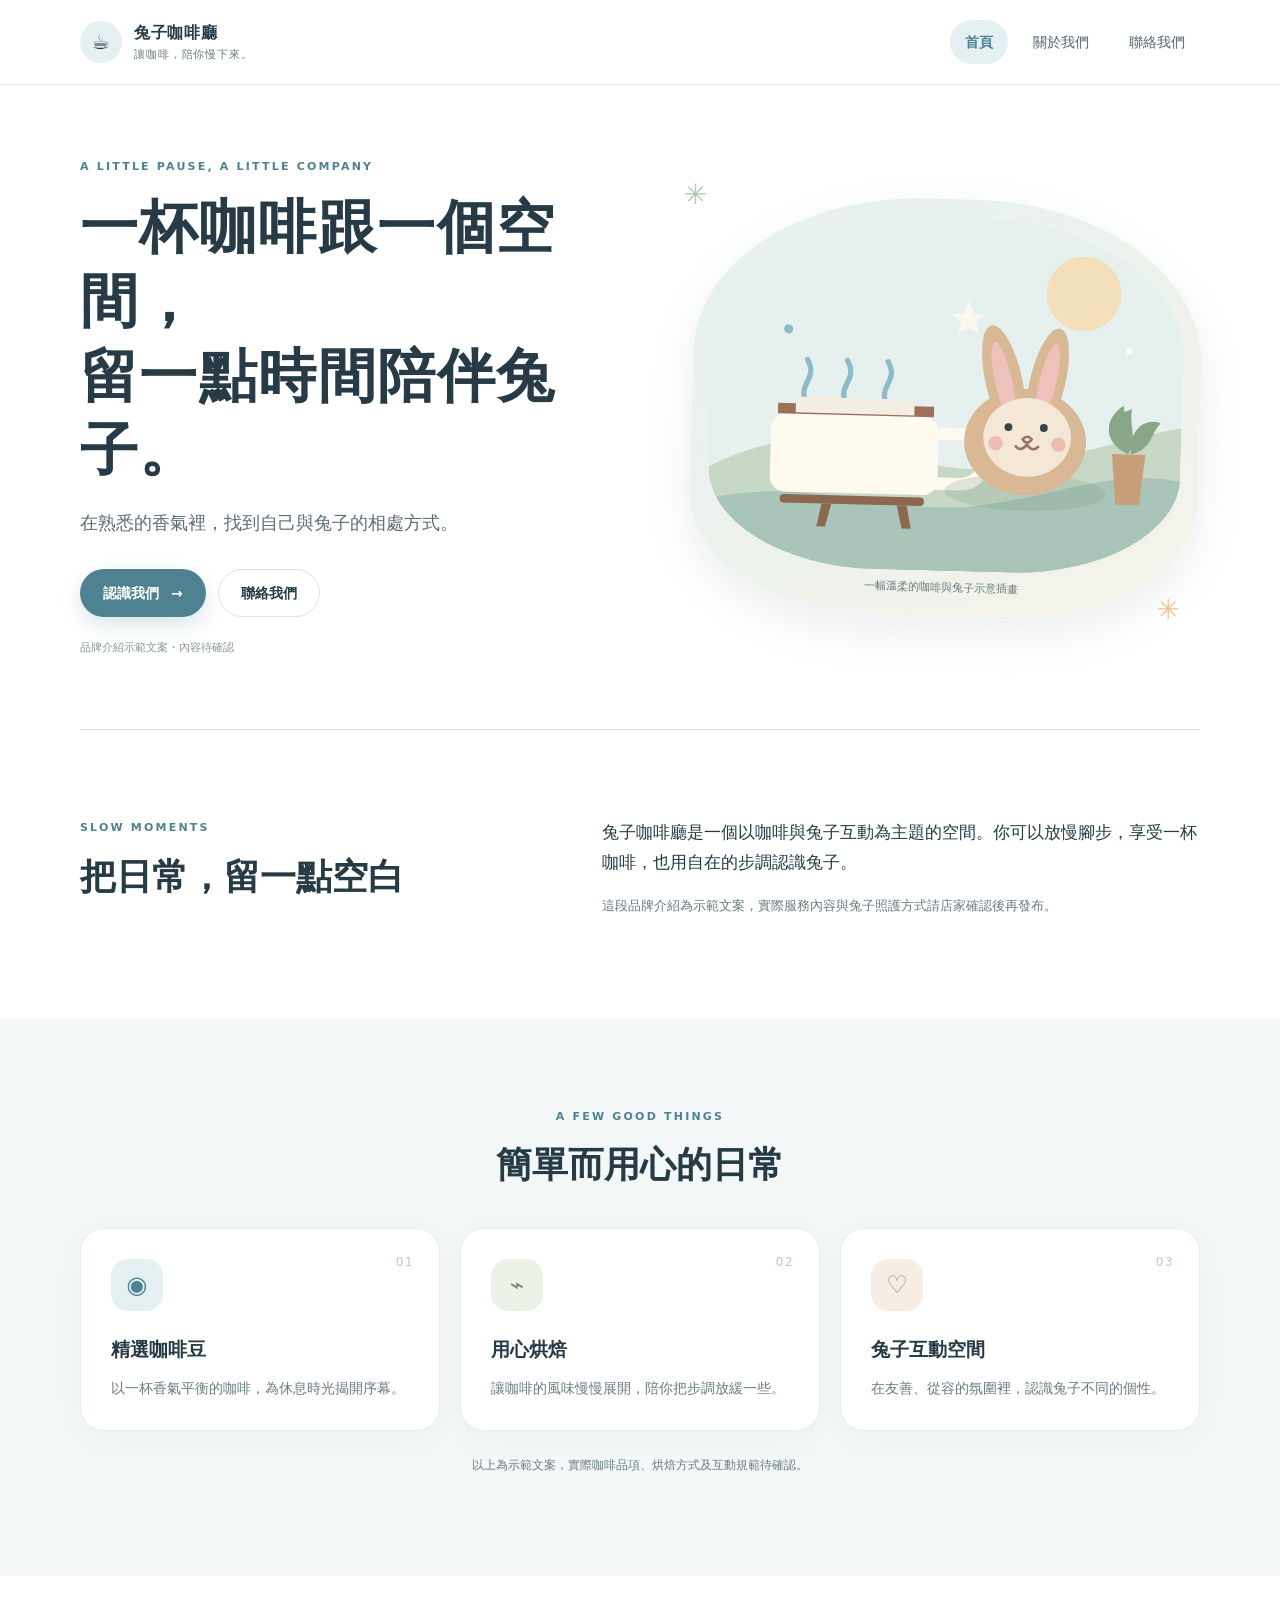
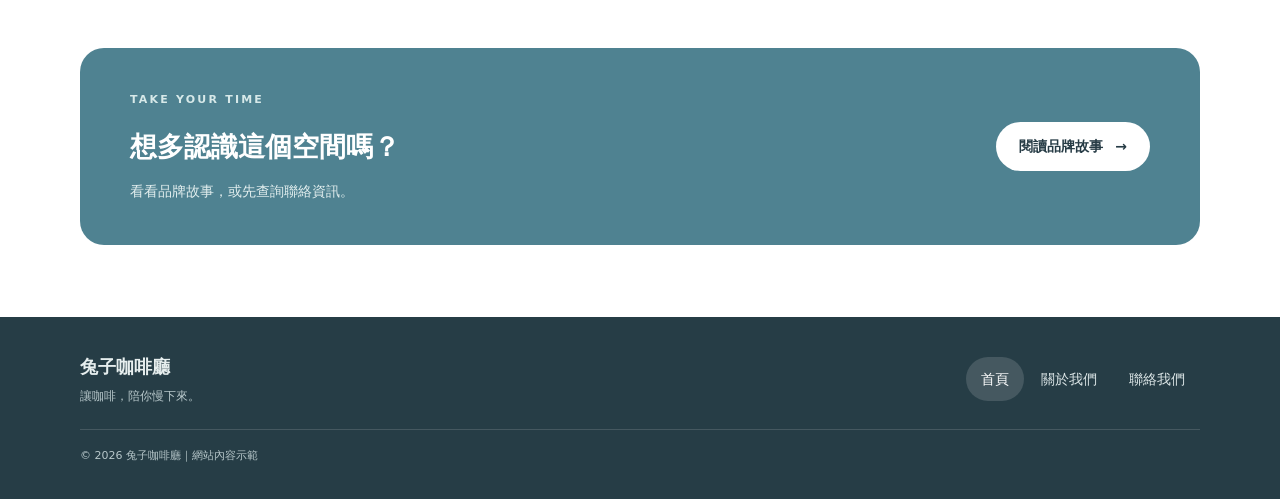
<file: pages/index.html>
﻿<!doctype html>
<html lang="zh-Hant">
<head>
  <meta charset="utf-8">
  <meta name="viewport" content="width=device-width, initial-scale=1">
  <meta name="theme-color" content="#f4f7f7">
  <meta name="description" content="兔子咖啡廳：讓咖啡，陪你慢下來。">
  <title>兔子咖啡廳｜讓咖啡，陪你慢下來</title>
  <link rel="stylesheet" href="assets/css/site.css">
  <script src="assets/js/site.js" defer></script>
</head>
<body>
  <a class="skip-link" href="#main">跳到主要內容</a>
  <header class="site-header">
    <div class="header-inner wrap">
      <a class="brand" href="index.html" aria-label="兔子咖啡廳首頁"><span class="brand-mark" aria-hidden="true">☕</span><span>兔子咖啡廳<small>讓咖啡，陪你慢下來。</small></span></a>
      <button class="menu-toggle" type="button" aria-expanded="false" aria-controls="site-nav"><span class="menu-icon" aria-hidden="true"></span><span class="menu-label">選單</span></button>
      <nav class="site-nav" id="site-nav" aria-label="主要導覽"><a href="index.html" aria-current="page">首頁</a><a href="about.html">關於我們</a><a href="contact.html">聯絡我們</a></nav>
    </div>
  </header>
  <main id="main">
    <section class="hero wrap">
      <div class="hero-copy"><p class="eyebrow">A LITTLE PAUSE, A LITTLE COMPANY</p><h1>一杯咖啡跟一個空間，<br>留一點時間陪伴兔子。</h1><p class="lead">在熟悉的香氣裡，找到自己與兔子的相處方式。</p><div class="button-row"><a class="button button-primary" href="about.html">認識我們 <span aria-hidden="true">→</span></a><a class="button button-quiet" href="contact.html">聯絡我們</a></div><p class="demo-note">品牌介紹示範文案・內容待確認</p></div>
      <figure class="hero-art"><img src="assets/images/rabbit-cafe.svg" alt="咖啡杯與兔子插畫，為網站示意圖，非店家實景"><figcaption>一幅溫柔的咖啡與兔子示意插畫</figcaption></figure>
      <span class="hero-sparkle sparkle-one" aria-hidden="true">✳</span><span class="hero-sparkle sparkle-two" aria-hidden="true">✳</span>
    </section>
    <section class="intro section wrap"><div class="section-heading"><p class="eyebrow">SLOW MOMENTS</p><h2>把日常，留一點空白</h2></div><div class="intro-copy"><p>兔子咖啡廳是一個以咖啡與兔子互動為主題的空間。你可以放慢腳步，享受一杯咖啡，也用自在的步調認識兔子。</p><p class="muted">這段品牌介紹為示範文案，實際服務內容與兔子照護方式請店家確認後再發布。</p></div></section>
    <section class="features section"><div class="wrap"><div class="section-heading centered"><p class="eyebrow">A FEW GOOD THINGS</p><h2>簡單而用心的日常</h2></div><div class="card-grid"><article class="feature-card"><span class="feature-number">01</span><span class="feature-icon" aria-hidden="true">◉</span><h3>精選咖啡豆</h3><p>以一杯香氣平衡的咖啡，為休息時光揭開序幕。</p></article><article class="feature-card"><span class="feature-number">02</span><span class="feature-icon" aria-hidden="true">⌁</span><h3>用心烘焙</h3><p>讓咖啡的風味慢慢展開，陪你把步調放緩一些。</p></article><article class="feature-card"><span class="feature-number">03</span><span class="feature-icon" aria-hidden="true">♡</span><h3>兔子互動空間</h3><p>在友善、從容的氛圍裡，認識兔子不同的個性。</p></article></div><p class="muted center small">以上為示範文案，實際咖啡品項、烘焙方式及互動規範待確認。</p></div></section>
    <section class="closing wrap"><div><p class="eyebrow">TAKE YOUR TIME</p><h2>想多認識這個空間嗎？</h2><p>看看品牌故事，或先查詢聯絡資訊。</p></div><a class="button button-light" href="about.html">閱讀品牌故事 <span aria-hidden="true">→</span></a></section>
  </main>
  <footer class="site-footer"><div class="wrap footer-inner"><div><a class="footer-brand" href="index.html">兔子咖啡廳</a><p>讓咖啡，陪你慢下來。</p></div><nav class="footer-nav" aria-label="頁尾導覽"><a href="index.html" aria-current="page">首頁</a><a href="about.html">關於我們</a><a href="contact.html">聯絡我們</a></nav><p class="copyright">© <span data-year>2026</span> 兔子咖啡廳｜網站內容示範</p></div></footer>
</body>
</html>
</file>
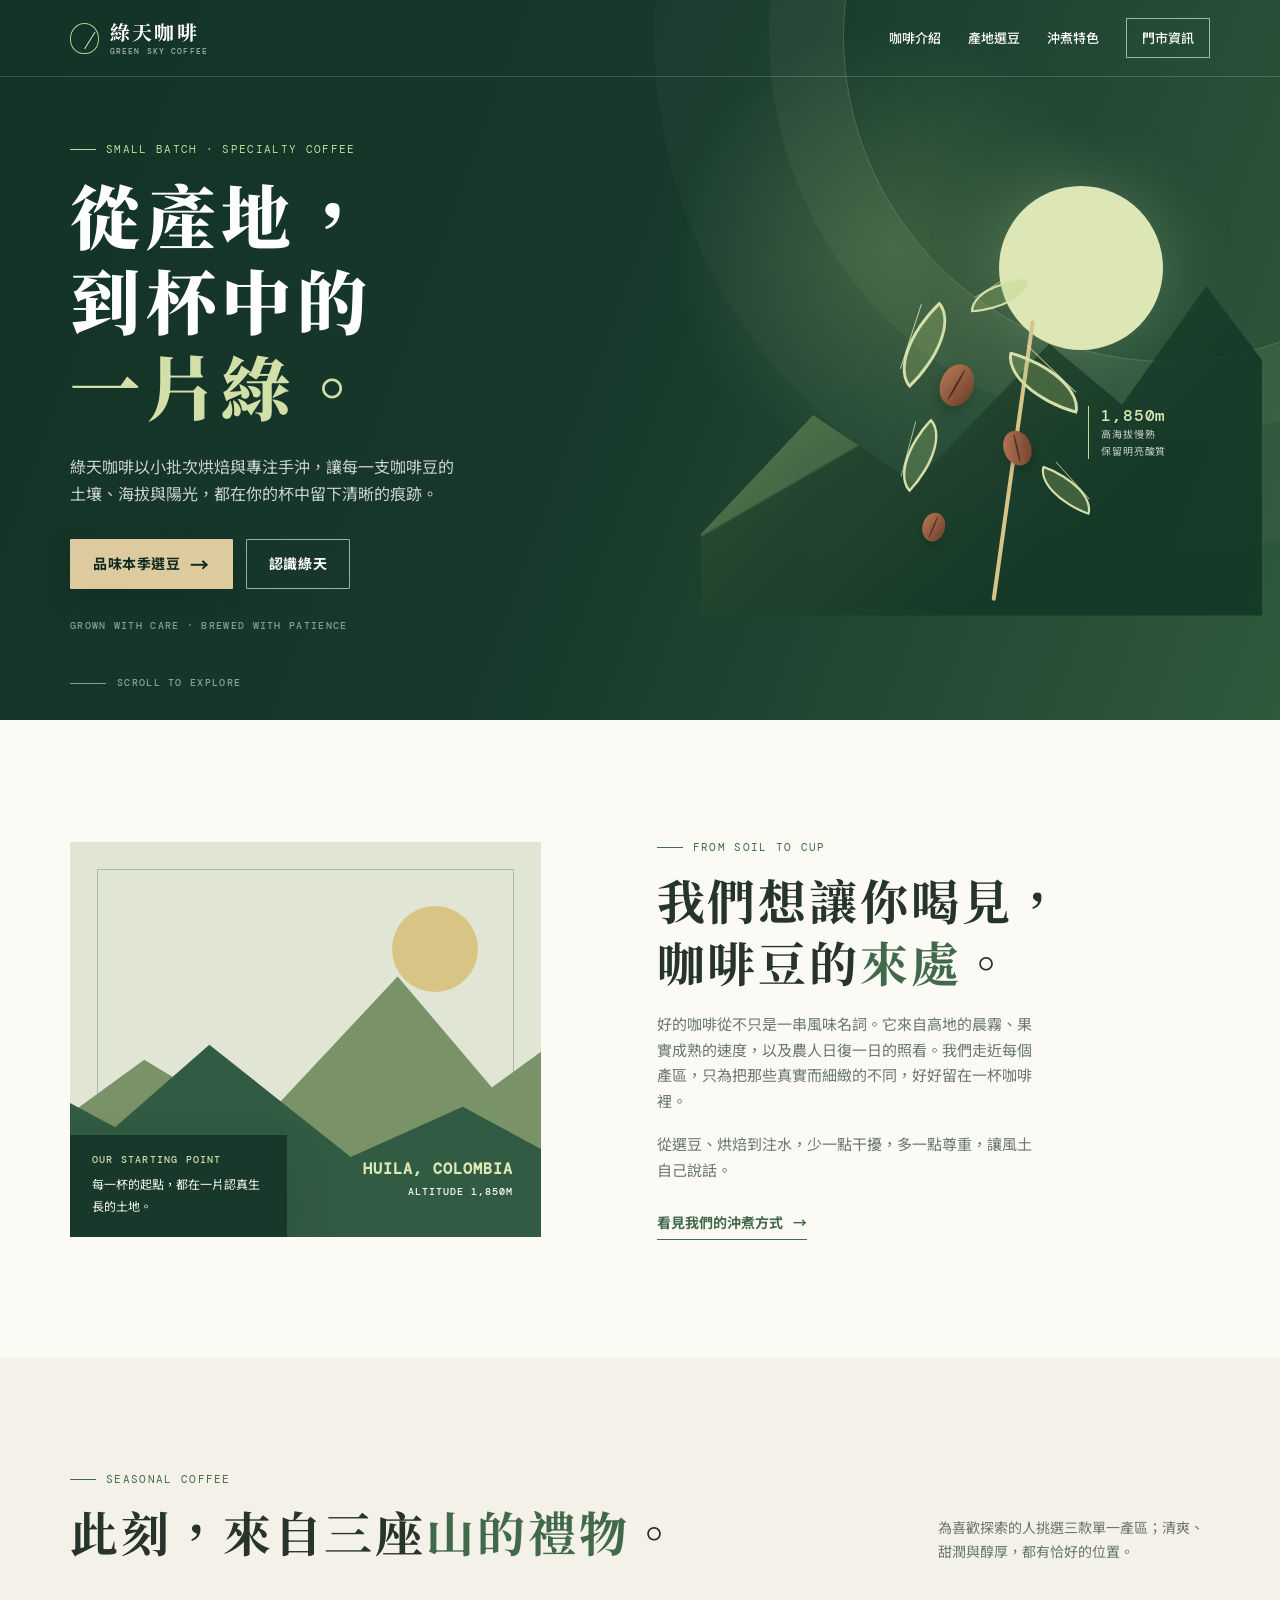
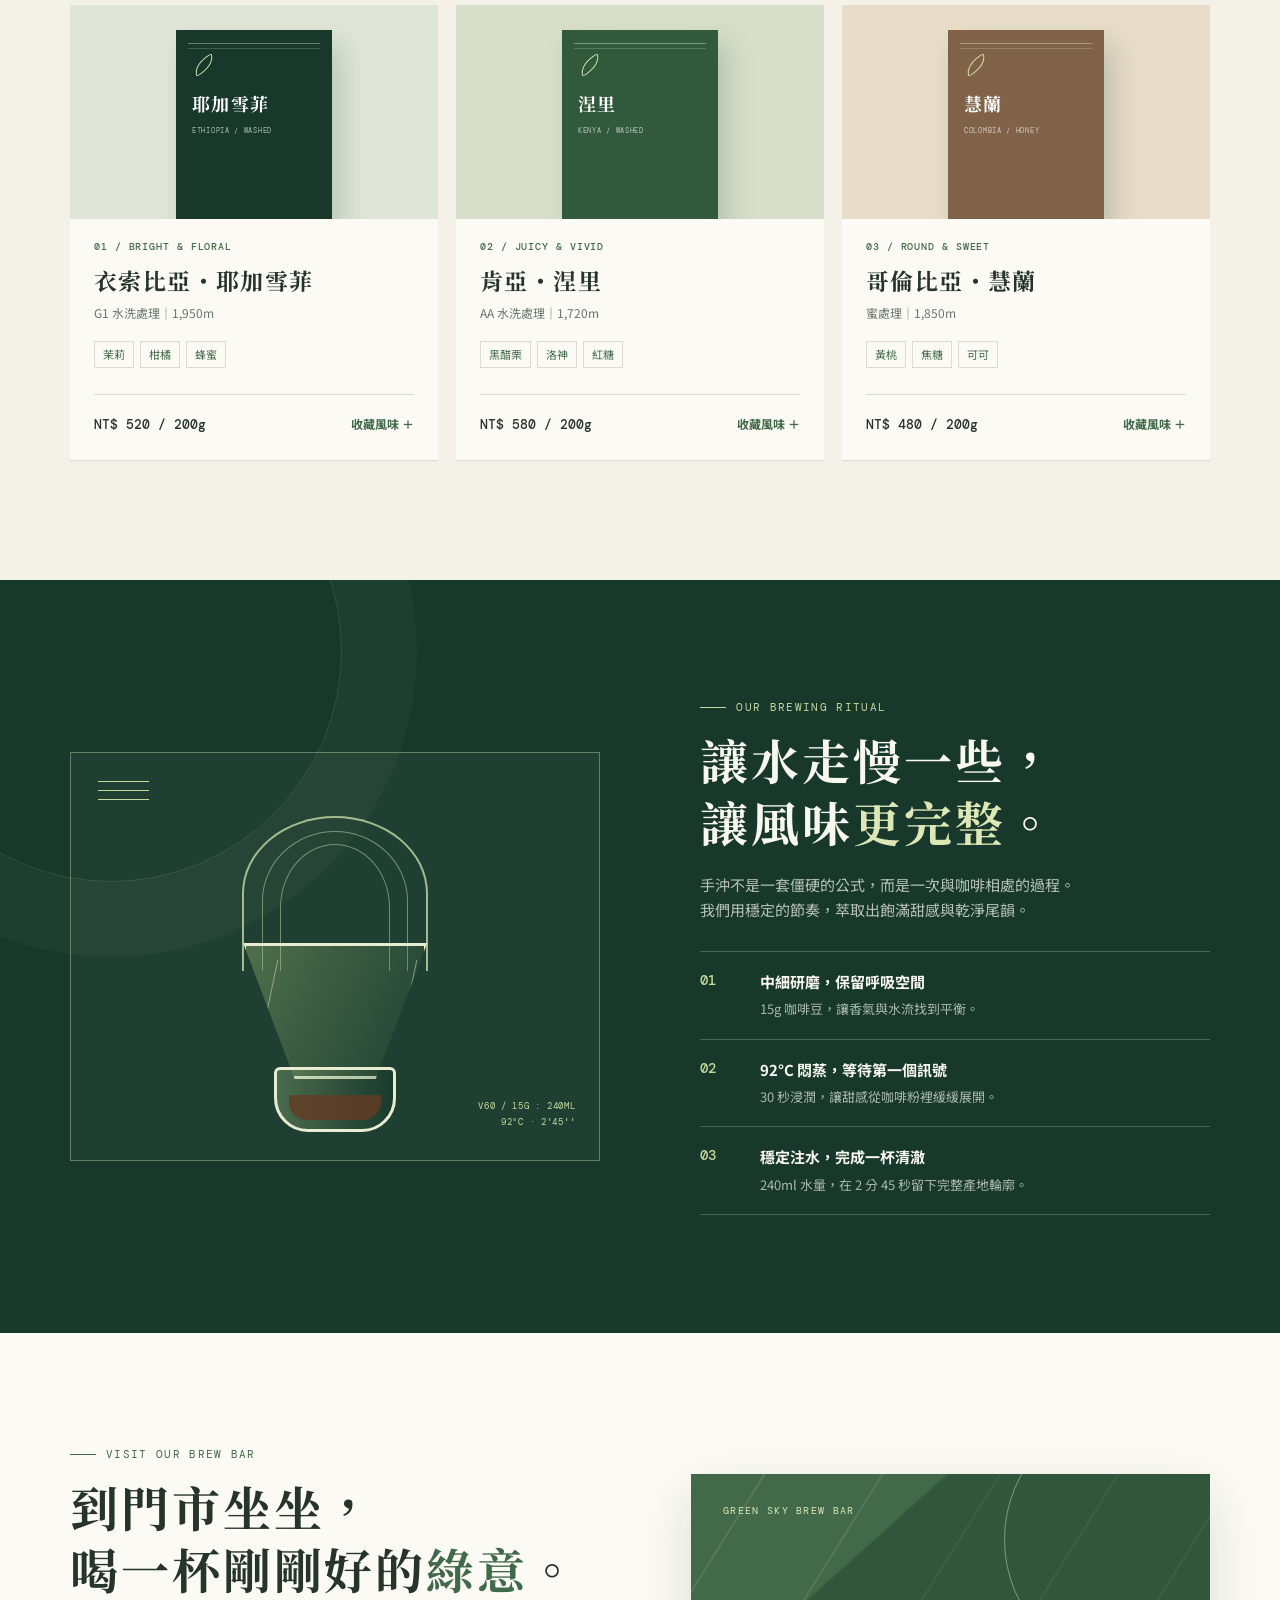
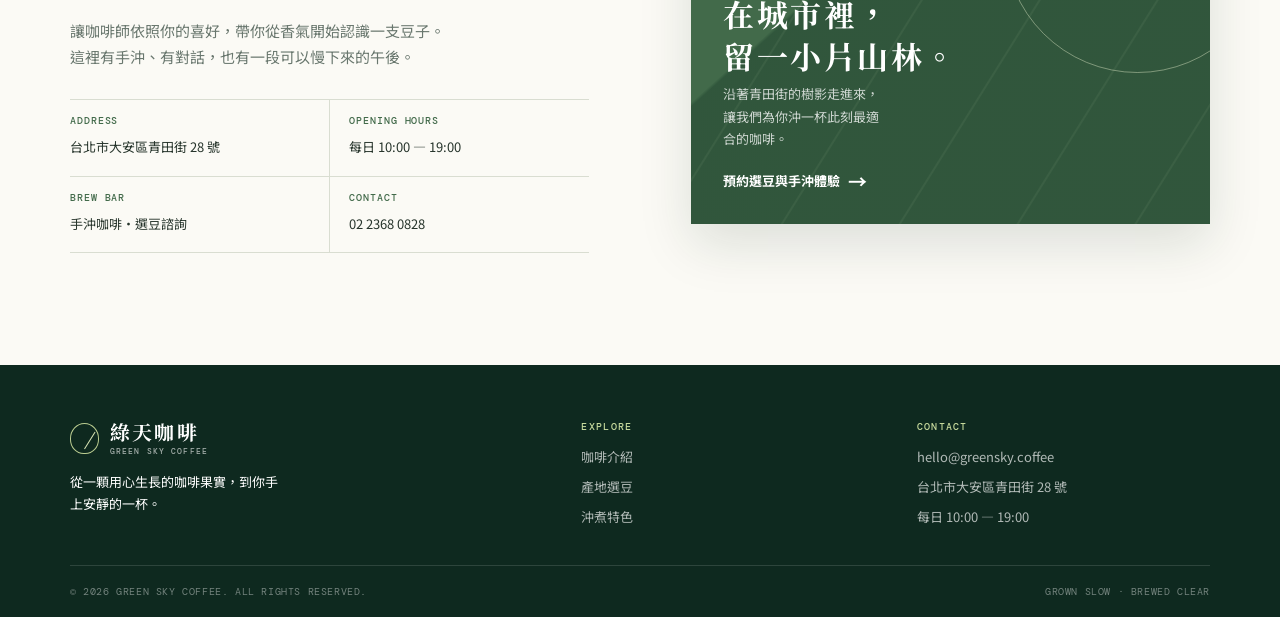
<file: refined/index.html>
<!DOCTYPE html>
<html lang="zh-Hant">
<head>
  <meta charset="UTF-8">
  <meta name="viewport" content="width=device-width, initial-scale=1.0">
  <meta name="description" content="綠天咖啡以小批次烘焙與手沖，讓每一支精品咖啡豆的產地風土清晰抵達杯中。">
  <title>綠天咖啡｜從產地，到杯中的一片綠</title>
  <link rel="preconnect" href="https://fonts.googleapis.com">
  <link rel="preconnect" href="https://fonts.gstatic.com" crossorigin>
  <link href="https://fonts.googleapis.com/css2?family=DM+Mono:wght@400;500&family=Noto+Sans+TC:wght@400;500;600;700&family=Noto+Serif+TC:wght@500;600;700;900&display=swap" rel="stylesheet">
  <style>
    :root {
      --forest: #17382b;
      --deep-forest: #0e291f;
      --moss: #426a4a;
      --leaf: #9aaa72;
      --cream: #f4f1e8;
      --paper: #fbfaf5;
      --oat: #ddca9e;
      --clay: #ad7655;
      --ink: #26342b;
      --muted: #69776e;
      --line: #d9ddd1;
      --shadow: 0 20px 50px rgba(18, 45, 32, .13);
    }

    * { box-sizing: border-box; }
    html { scroll-behavior: smooth; }
    body { margin: 0; background: var(--cream); color: var(--ink); font-family: "Noto Sans TC", sans-serif; line-height: 1.7; -webkit-font-smoothing: antialiased; }
    a { color: inherit; text-decoration: none; }
    button, input { font: inherit; }
    button { cursor: pointer; }
    .container { width: min(1140px, calc(100% - 52px)); margin: 0 auto; }
    .sr-only { position: absolute; width: 1px; height: 1px; overflow: hidden; clip: rect(0,0,0,0); white-space: nowrap; }
    .eyebrow { display: flex; align-items: center; gap: 10px; margin: 0 0 12px; color: var(--moss); font-family: "DM Mono", monospace; font-size: 11px; letter-spacing: .12em; }
    .eyebrow::before { content: ""; width: 26px; height: 1px; background: currentColor; }
    .title { margin: 0; font: 700 clamp(30px, 4vw, 48px)/1.3 "Noto Serif TC", serif; letter-spacing: .06em; }
    .title strong { color: var(--moss); font: inherit; }
    .copy { max-width: 48ch; margin: 18px 0 0; color: var(--muted); font-size: 15px; }
    .button { display: inline-flex; align-items: center; justify-content: center; gap: 10px; min-height: 50px; padding: 12px 22px; border: 1px solid transparent; border-radius: 1px; font-size: 14px; font-weight: 700; letter-spacing: .04em; transition: transform .2s ease, background .2s ease, color .2s ease, border-color .2s ease; }
    .button:hover { transform: translateY(-2px); }
    .button:focus-visible, a:focus-visible, button:focus-visible, input:focus-visible { outline: 3px solid #d3c66b; outline-offset: 3px; }
    .button-main { color: var(--deep-forest); background: var(--oat); box-shadow: 0 10px 24px rgba(7, 27, 18, .18); }
    .button-main:hover { background: #eddaac; }
    .button-light { border-color: rgba(255,255,255,.58); color: #fff; }
    .button-light:hover { background: rgba(255,255,255,.12); }
    .icon-arrow { font-size: 19px; line-height: 1; }

    /* Header */
    .header { position: absolute; z-index: 10; width: 100%; color: #fff; border-bottom: 1px solid rgba(255,255,255,.17); }
    .nav { display: flex; min-height: 76px; align-items: center; justify-content: space-between; }
    .brand { display: flex; align-items: center; gap: 11px; font: 700 20px/1 "Noto Serif TC", serif; letter-spacing: .11em; }
    .brand-symbol { position: relative; width: 29px; height: 31px; border: 1px solid #bbcd91; border-radius: 50% 50% 47% 47%; color: #d9e5b6; }
    .brand-symbol::before { content: ""; position: absolute; top: 5px; left: 13px; width: 1px; height: 20px; background: #d9e5b6; transform: rotate(32deg); transform-origin: bottom; }
    .brand small { display: block; margin-top: 5px; color: rgba(255,255,255,.63); font: 500 8px/1 "DM Mono", monospace; letter-spacing: .14em; }
    .nav-links { display: flex; align-items: center; gap: 27px; font-size: 13px; font-weight: 500; }
    .nav-links a { position: relative; padding: 6px 0; }
    .nav-links a:not(.nav-book)::after { content: ""; position: absolute; right: 0; bottom: 0; left: 0; height: 1px; background: var(--leaf); transform: scaleX(0); transform-origin: right; transition: transform .2s; }
    .nav-links a:not(.nav-book):hover::after { transform: scaleX(1); transform-origin: left; }
    .nav-book { padding: 8px 15px !important; border: 1px solid rgba(255,255,255,.58); }
    .nav-book:hover { color: var(--forest); background: #fff; }
    .menu-button { display: none; width: 40px; height: 40px; border: 0; color: #fff; background: transparent; font-size: 23px; }

    /* Hero */
    .hero { position: relative; min-height: 720px; overflow: hidden; color: #fff; background: var(--forest); }
    .hero::before { content: ""; position: absolute; inset: 0; background: radial-gradient(circle at 70% 35%, rgba(141,170,103,.28), transparent 22%), linear-gradient(110deg, #133326 0%, #17382b 47%, #2f5a3c 100%); }
    .hero::after { content: ""; position: absolute; top: -290px; right: -215px; width: 650px; height: 650px; border: 1px solid rgba(223,235,186,.22); border-radius: 50%; box-shadow: 0 0 0 74px rgba(223,235,186,.045), 0 0 0 189px rgba(223,235,186,.025); }
    .hero-grid { position: relative; z-index: 1; display: grid; grid-template-columns: 1.05fr .95fr; gap: 35px; align-items: center; min-height: 720px; padding: 126px 0 72px; }
    .hero .eyebrow { color: #c3d99a; }
    .hero h1 { max-width: 12ch; margin: 0; font: 900 clamp(43px, 5.5vw, 70px)/1.22 "Noto Serif TC", serif; letter-spacing: .08em; }
    .hero h1 em { color: #d2dfa9; font-style: normal; }
    .hero-lede { max-width: 43ch; margin: 26px 0 31px; color: rgba(255,255,255,.78); font-size: 16px; }
    .hero-actions { display: flex; flex-wrap: wrap; gap: 13px; }
    .hero-signature { margin: 29px 0 0; color: rgba(255,255,255,.5); font: 500 10px/1.6 "DM Mono", monospace; letter-spacing: .13em; }
    .hero-visual { position: relative; height: 453px; }
    .sun-disc { position: absolute; top: 25px; right: 9%; width: 164px; height: 164px; border-radius: 50%; background: #dce7b5; box-shadow: 0 0 72px rgba(220,231,181,.25); }
    .hill { position: absolute; right: -10%; bottom: -2px; width: 107%; height: 75%; clip-path: polygon(0 76%, 20% 41%, 38% 61%, 62% 20%, 75% 38%, 90% 3%, 100% 25%, 100% 100%, 0 100%); background: linear-gradient(136deg, #72905c, #244c36 69%); opacity: .88; }
    .hill::after { content: ""; position: absolute; inset: 0; background: linear-gradient(150deg, transparent 39%, rgba(8,38,25,.55) 39.5% 100%); }
    .coffee-plant { position: absolute; z-index: 2; right: 19%; bottom: 13px; width: 255px; height: 330px; transform: rotate(-4deg); }
    .stem { position: absolute; bottom: 0; left: 125px; width: 4px; height: 283px; border-radius: 4px; background: #d6c488; transform: rotate(12deg); transform-origin: bottom; }
    .leaf { position: absolute; width: 82px; height: 42px; border: 3px solid #d5dfa9; border-radius: 100% 0 100% 0; background: rgba(173,202,117,.26); }
    .leaf::after { content: ""; position: absolute; top: 50%; left: 4px; width: 68px; height: 1px; background: rgba(226,237,189,.78); transform: rotate(-28deg); transform-origin: left; }
    .leaf-a { top: 49px; left: 35px; transform: rotate(-40deg); }
    .leaf-b { top: 95px; right: 22px; transform: rotate(20deg) scaleX(-1); }
    .leaf-c { top: 159px; left: 23px; transform: rotate(-43deg) scale(.84); }
    .leaf-d { top: 204px; right: 7px; transform: rotate(24deg) scaleX(-1) scale(.74); }
    .leaf-e { top: 5px; right: 60px; transform: rotate(0deg) scale(.72); }
    .bean { position: absolute; z-index: 3; width: 33px; height: 43px; border-radius: 50%; background: linear-gradient(110deg, #b87957, #6d3e28); box-shadow: 0 8px 12px rgba(0,0,0,.17); }
    .bean::before { content: ""; position: absolute; top: 4px; bottom: 4px; left: 15px; width: 2px; border-radius: 50%; background: rgba(45,26,19,.72); transform: rotate(8deg); }
    .bean-1 { top: 91px; left: 89px; transform: rotate(26deg); }
    .bean-2 { top: 158px; right: 77px; transform: rotate(-17deg) scale(.83); }
    .bean-3 { top: 231px; left: 56px; transform: rotate(19deg) scale(.68); }
    .origin-tag { position: absolute; z-index: 3; top: 52%; right: -2%; width: 132px; padding-left: 12px; border-left: 1px solid #c3d99a; color: rgba(255,255,255,.76); font-size: 10px; line-height: 1.7; letter-spacing: .08em; }
    .origin-tag b { display: block; color: #dce7b5; font: 500 16px/1.2 "DM Mono", monospace; }
    .scroll-hint { position: absolute; bottom: 22px; left: max(26px, calc((100% - 1140px) / 2)); z-index: 2; display: flex; gap: 11px; align-items: center; color: rgba(255,255,255,.52); font: 500 10px/1 "DM Mono", monospace; letter-spacing: .13em; }
    .scroll-hint::before { content: ""; width: 36px; height: 1px; background: currentColor; }

    /* Story */
    .story { padding: 118px 0; background: var(--paper); }
    .story-grid { display: grid; grid-template-columns: .92fr 1.08fr; gap: clamp(46px, 9vw, 120px); align-items: center; }
    .origin-window { position: relative; min-height: 395px; overflow: hidden; background: #e0e5d4; }
    .origin-window::before { content: ""; position: absolute; inset: 27px; border: 1px solid rgba(23,56,43,.25); }
    .origin-sun { position: absolute; top: 64px; right: 63px; width: 86px; height: 86px; border-radius: 50%; background: #d8c485; }
    .origin-hill-one, .origin-hill-two { position: absolute; right: -12%; bottom: -2%; left: -13%; clip-path: polygon(0 72%, 23% 40%, 42% 62%, 66% 13%, 82% 49%, 100% 24%, 100% 100%, 0 100%); }
    .origin-hill-one { height: 78%; background: #799267; }
    .origin-hill-two { height: 58%; background: #315b42; transform: scaleX(-1); }
    .origin-label { position: absolute; z-index: 2; right: 28px; bottom: 27px; color: #fff; font: 500 10px/1.7 "DM Mono", monospace; letter-spacing: .1em; text-align: right; }
    .origin-label b { display: block; color: #dce7b5; font-size: 15px; }
    .story-note { position: absolute; z-index: 3; bottom: 0; left: 0; width: 217px; padding: 20px 22px; color: #f9f8f1; background: var(--forest); box-shadow: var(--shadow); }
    .story-note b { display: block; margin-bottom: 8px; color: #cfddaa; font: 500 10px/1 "DM Mono", monospace; letter-spacing: .12em; }
    .story-note p { margin: 0; font-size: 12px; line-height: 1.8; }
    .story-link { display: inline-flex; gap: 10px; margin-top: 29px; padding-bottom: 4px; border-bottom: 1px solid var(--moss); color: var(--moss); font-size: 14px; font-weight: 700; }

    /* Selection */
    .selection { padding: 112px 0 120px; background: var(--cream); }
    .section-head { display: flex; align-items: end; justify-content: space-between; gap: 30px; margin-bottom: 42px; }
    .section-head .copy { max-width: 34ch; margin: 0; font-size: 14px; }
    .coffee-grid { display: grid; grid-template-columns: repeat(3, 1fr); gap: 18px; }
    .coffee-card { display: flex; flex-direction: column; min-height: 455px; background: var(--paper); box-shadow: 0 1px 0 var(--line); transition: transform .25s ease, box-shadow .25s ease; }
    .coffee-card:hover { transform: translateY(-6px); box-shadow: var(--shadow); }
    .bag-visual { position: relative; height: 214px; overflow: hidden; background: #dfe6d7; }
    .coffee-card:nth-child(2) .bag-visual { background: #d7dfca; }
    .coffee-card:nth-child(3) .bag-visual { background: #e7ddc9; }
    .bag { position: absolute; right: 50%; bottom: -10px; width: 156px; height: 199px; padding: 28px 16px; color: #fff; background: var(--forest); box-shadow: 10px 14px 25px rgba(20,50,36,.17); transform: translateX(50%); }
    .coffee-card:nth-child(2) .bag { background: #315a3d; }
    .coffee-card:nth-child(3) .bag { background: #806248; }
    .bag::before { content: ""; position: absolute; top: 13px; right: 12px; left: 12px; height: 1px; background: rgba(255,255,255,.35); box-shadow: 0 5px 0 rgba(255,255,255,.18); }
    .bag .mini-leaf { display: block; width: 24px; height: 14px; margin-bottom: 19px; border: 1px solid #dce7b5; border-radius: 100% 0; transform: rotate(-28deg); }
    .bag .bag-name { position: relative; z-index: 1; font: 700 18px/1.3 "Noto Serif TC", serif; letter-spacing: .07em; }
    .bag .bag-origin { display: block; margin-top: 7px; color: rgba(255,255,255,.65); font: 400 7px/1.4 "DM Mono", monospace; letter-spacing: .1em; }
    .card-body { display: flex; flex: 1; flex-direction: column; padding: 23px 24px 22px; }
    .card-index { color: var(--moss); font: 500 10px/1 "DM Mono", monospace; letter-spacing: .09em; }
    .card-body h3 { margin: 13px 0 5px; font: 700 23px/1.4 "Noto Serif TC", serif; letter-spacing: .06em; }
    .card-origin { margin: 0; color: var(--muted); font-size: 12px; }
    .flavour { display: flex; flex-wrap: wrap; gap: 6px; margin: 18px 0 auto; }
    .flavour span { padding: 3px 8px; border: 1px solid var(--line); color: var(--moss); font-size: 11px; }
    .card-footer { display: flex; align-items: center; justify-content: space-between; gap: 12px; margin-top: 20px; padding-top: 15px; border-top: 1px solid var(--line); }
    .price { font: 500 13px/1 "DM Mono", monospace; }
    .save-button { padding: 4px 0; border: 0; color: var(--moss); background: transparent; font-size: 12px; font-weight: 700; }
    .save-button:hover { color: var(--clay); }

    /* Brew */
    .brew { position: relative; overflow: hidden; padding: 118px 0; color: #f8f8ef; background: var(--forest); }
    .brew::before { content: ""; position: absolute; top: -160px; left: -120px; width: 460px; height: 460px; border: 1px solid rgba(211,227,166,.14); border-radius: 50%; box-shadow: 0 0 0 75px rgba(211,227,166,.035); }
    .brew-grid { position: relative; z-index: 1; display: grid; grid-template-columns: 1.02fr .98fr; gap: clamp(45px, 8vw, 100px); align-items: center; }
    .brew .eyebrow { color: #c6d99c; }
    .brew .title strong { color: #dce7b5; }
    .brew .copy { color: rgba(255,255,255,.69); }
    .brew-drawing { position: relative; min-height: 409px; border: 1px solid rgba(220,231,181,.38); background: rgba(255,255,255,.035); }
    .brew-drawing::before { content: ""; position: absolute; top: 28px; left: 27px; width: 51px; height: 1px; background: #c6d99c; box-shadow: 0 9px 0 #c6d99c, 0 18px 0 #c6d99c; }
    .water-lines { position: absolute; top: 63px; left: 50%; width: 186px; height: 155px; border: 2px solid rgba(210,228,174,.75); border-bottom: 0; border-radius: 50% 50% 0 0; transform: translateX(-50%); }
    .water-lines::before, .water-lines::after { content: ""; position: absolute; top: 13px; right: 18px; bottom: 0; left: 18px; border: 1px solid rgba(210,228,174,.48); border-bottom: 0; border-radius: 50% 50% 0 0; }
    .water-lines::after { top: 26px; right: 36px; left: 36px; }
    .dripper { position: absolute; bottom: 81px; left: 50%; width: 184px; height: 136px; border: 3px solid #e6edd0; background: linear-gradient(115deg, rgba(173,203,129,.34), rgba(30,74,48,.14)); clip-path: polygon(0 0,100% 0,72% 100%,28% 100%); transform: translateX(-50%); }
    .dripper::before { content: ""; position: absolute; top: 14px; right: 19px; bottom: 0; left: 19px; border-left: 1px solid rgba(230,237,208,.5); border-right: 1px solid rgba(230,237,208,.5); transform: skewX(-12deg); }
    .server { position: absolute; bottom: 28px; left: 50%; width: 122px; height: 65px; border: 3px solid #e6edd0; border-radius: 6px 6px 34px 34px; background: linear-gradient(90deg, rgba(160,192,130,.34), rgba(9,41,27,.24)); transform: translateX(-50%); }
    .server::after { content: ""; position: absolute; right: 12px; bottom: 9px; left: 12px; height: 25px; border-radius: 2px 2px 18px 18px; background: rgba(100,59,35,.8); }
    .brew-caption { position: absolute; right: 24px; bottom: 21px; color: #c6d99c; font: 400 9px/1.8 "DM Mono", monospace; letter-spacing: .08em; text-align: right; }
    .method-list { display: grid; gap: 0; margin: 28px 0 0; padding: 0; list-style: none; }
    .method-list li { display: grid; grid-template-columns: 45px 1fr; gap: 15px; padding: 17px 0; border-top: 1px solid rgba(220,231,181,.25); }
    .method-list li:last-child { border-bottom: 1px solid rgba(220,231,181,.25); }
    .method-no { color: #c6d99c; font: 500 14px/1.7 "DM Mono", monospace; }
    .method-text b { display: block; font-size: 15px; }
    .method-text span { color: rgba(255,255,255,.64); font-size: 13px; }

    /* Visit */
    .visit { padding: 112px 0; background: var(--paper); }
    .visit-grid { display: grid; grid-template-columns: 1fr 1fr; gap: clamp(42px, 8vw, 105px); align-items: center; }
    .store-card { position: relative; min-height: 350px; overflow: hidden; color: #fff; background: var(--moss); box-shadow: var(--shadow); }
    .store-card::before { content: ""; position: absolute; inset: 0; opacity: .68; background: linear-gradient(138deg, transparent 28%, rgba(11,45,30,.46) 28.5% 100%), repeating-linear-gradient(122deg, transparent 0 61px, rgba(224,235,195,.18) 62px 63px, transparent 64px 100px); }
    .store-card::after { content: ""; position: absolute; top: -68px; right: -61px; width: 265px; height: 265px; border: 1px solid rgba(227,237,203,.44); border-radius: 50%; }
    .store-inner { position: relative; z-index: 1; display: flex; min-height: 350px; flex-direction: column; padding: 32px; }
    .store-kicker { margin: 0; color: #dce7b5; font: 400 10px/1 "DM Mono", monospace; letter-spacing: .13em; }
    .store-inner h3 { margin: auto 0 7px; font: 700 31px/1.35 "Noto Serif TC", serif; letter-spacing: .08em; }
    .store-inner p:not(.store-kicker) { max-width: 23ch; margin: 0; color: rgba(255,255,255,.76); font-size: 13px; }
    .store-link { display: inline-flex; align-items: center; gap: 8px; margin-top: 20px; color: #fff; font-size: 13px; font-weight: 700; }
    .details { display: grid; grid-template-columns: repeat(2, 1fr); gap: 0; margin: 30px 0 0; }
    .detail { padding: 16px 0; border-top: 1px solid var(--line); }
    .detail:nth-last-child(-n+2) { border-bottom: 1px solid var(--line); }
    .detail:nth-child(odd) { padding-right: 19px; }
    .detail:nth-child(even) { padding-left: 19px; border-left: 1px solid var(--line); }
    .detail b { display: block; margin-bottom: 6px; color: var(--moss); font: 500 10px/1 "DM Mono", monospace; letter-spacing: .09em; }
    .detail span { font-size: 13px; }

    /* Footer and small UI */
    footer { color: rgba(255,255,255,.68); background: var(--deep-forest); }
    .footer-grid { display: grid; grid-template-columns: 1.6fr 1fr 1fr; gap: 42px; padding: 57px 0 37px; }
    .footer-brand { color: #fff; }
    .footer-brand p { max-width: 30ch; margin: 16px 0 0; font-size: 13px; }
    .footer-heading { margin: 0 0 14px; color: #c6d99c; font: 500 10px/1 "DM Mono", monospace; letter-spacing: .13em; }
    .footer-list { margin: 0; padding: 0; list-style: none; font-size: 13px; }
    .footer-list li + li { margin-top: 8px; }
    .footer-list a:hover { color: #fff; }
    .footer-bottom { display: flex; justify-content: space-between; gap: 20px; padding: 18px 0; border-top: 1px solid rgba(255,255,255,.13); color: rgba(255,255,255,.42); font: 400 10px/1.5 "DM Mono", monospace; letter-spacing: .06em; }
    .toast { position: fixed; right: 22px; bottom: 22px; z-index: 30; max-width: min(340px, calc(100% - 44px)); padding: 13px 17px; border-left: 3px solid var(--oat); color: #fff; background: var(--deep-forest); box-shadow: var(--shadow); font-size: 13px; opacity: 0; pointer-events: none; transform: translateY(12px); transition: opacity .23s ease, transform .23s ease; }
    .toast.show { opacity: 1; transform: translateY(0); }
    .reveal { opacity: 0; transform: translateY(18px); transition: opacity .65s ease, transform .65s ease; }
    .reveal.in { opacity: 1; transform: translateY(0); }

    @media (max-width: 840px) {
      .nav { min-height: 68px; }
      .menu-button { display: block; }
      .nav-links { position: absolute; top: 68px; right: 0; left: 0; display: grid; gap: 0; max-height: 0; overflow: hidden; background: #112f23; transition: max-height .28s ease; }
      .nav-links.open { max-height: 300px; border-top: 1px solid rgba(255,255,255,.14); }
      .nav-links a { padding: 13px 26px; border-bottom: 1px solid rgba(255,255,255,.1); }
      .nav-links .nav-book { margin: 10px 26px; text-align: center; }
      .hero, .hero-grid { min-height: 725px; }
      .hero-grid { grid-template-columns: 1fr; padding-top: 110px; }
      .hero-visual { height: 280px; margin-top: -40px; }
      .sun-disc { top: 8px; right: 14%; width: 118px; height: 118px; }
      .hill { width: 86%; height: 97%; }
      .coffee-plant { right: 16%; bottom: -24px; transform: scale(.75) rotate(-4deg); transform-origin: bottom right; }
      .origin-tag { top: 45%; right: 1%; }
      .story-grid, .brew-grid, .visit-grid { grid-template-columns: 1fr; }
      .origin-window { max-width: 560px; width: 100%; }
      .coffee-grid { grid-template-columns: repeat(2, 1fr); }
      .coffee-card:last-child { grid-column: span 2; }
      .footer-grid { grid-template-columns: 1.4fr 1fr; }
      .footer-brand { grid-column: span 2; }
    }

    @media (max-width: 570px) {
      .container { width: min(100% - 34px, 1140px); }
      .hero, .hero-grid { min-height: 680px; }
      .hero-grid { padding-top: 99px; padding-bottom: 44px; }
      .hero h1 { font-size: 40px; }
      .hero-lede { margin: 19px 0 23px; font-size: 14px; }
      .hero-visual { height: 238px; }
      .origin-tag { display: none; }
      .scroll-hint { bottom: 12px; left: 17px; }
      .story, .selection, .brew, .visit { padding: 76px 0; }
      .origin-window { min-height: 335px; }
      .story-note { width: 190px; padding: 16px; }
      .section-head { display: block; }
      .section-head .copy { margin-top: 15px; }
      .coffee-grid { grid-template-columns: 1fr; }
      .coffee-card:last-child { grid-column: auto; }
      .brew-drawing { min-height: 325px; }
      .water-lines { transform: translateX(-50%) scale(.82); transform-origin: top; }
      .dripper { transform: translateX(-50%) scale(.8); transform-origin: bottom; }
      .server { transform: translateX(-50%) scale(.8); transform-origin: bottom; }
      .details { grid-template-columns: 1fr; }
      .detail, .detail:nth-last-child(-n+2) { border-bottom: 0; }
      .detail:first-child { border-top: 1px solid var(--line); }
      .detail:last-child { border-bottom: 1px solid var(--line); }
      .detail:nth-child(even) { padding-left: 0; border-left: 0; }
      .footer-grid { grid-template-columns: 1fr; gap: 30px; }
      .footer-brand { grid-column: auto; }
      .footer-bottom { display: block; }
      .footer-bottom span + span { display: block; margin-top: 6px; }
    }

    @media (prefers-reduced-motion: reduce) {
      html { scroll-behavior: auto; }
      *, *::before, *::after { transition-duration: .01ms !important; animation-duration: .01ms !important; }
      .reveal { opacity: 1; transform: none; }
    }
  </style>
</head>
<body>
  <header class="header" id="top">
    <nav class="nav container" aria-label="主要導覽">
      <a class="brand" href="#top" aria-label="回到綠天咖啡首頁"><span class="brand-symbol" aria-hidden="true"></span><span>綠天咖啡<small>GREEN SKY COFFEE</small></span></a>
      <button class="menu-button" type="button" aria-label="開啟導覽選單" aria-expanded="false" aria-controls="navLinks">☰</button>
      <div class="nav-links" id="navLinks">
        <a href="#story">咖啡介紹</a>
        <a href="#selection">產地選豆</a>
        <a href="#brew">沖煮特色</a>
        <a class="nav-book" href="#visit">門市資訊</a>
      </div>
    </nav>
  </header>

  <main>
    <section class="hero" aria-labelledby="heroTitle">
      <div class="hero-grid container">
        <div class="reveal">
          <p class="eyebrow">SMALL BATCH · SPECIALTY COFFEE</p>
          <h1 id="heroTitle">從產地，<br>到杯中的<br><em>一片綠。</em></h1>
          <p class="hero-lede">綠天咖啡以小批次烘焙與專注手沖，讓每一支咖啡豆的土壤、海拔與陽光，都在你的杯中留下清晰的痕跡。</p>
          <div class="hero-actions"><a class="button button-main" href="#selection">品味本季選豆 <span class="icon-arrow">→</span></a><a class="button button-light" href="#story">認識綠天</a></div>
          <p class="hero-signature">GROWN WITH CARE · BREWED WITH PATIENCE</p>
        </div>
        <div class="hero-visual" aria-hidden="true">
          <div class="sun-disc"></div><div class="hill"></div>
          <div class="coffee-plant"><span class="stem"></span><span class="leaf leaf-a"></span><span class="leaf leaf-b"></span><span class="leaf leaf-c"></span><span class="leaf leaf-d"></span><span class="leaf leaf-e"></span><span class="bean bean-1"></span><span class="bean bean-2"></span><span class="bean bean-3"></span></div>
          <p class="origin-tag"><b>1,850m</b>高海拔慢熟<br>保留明亮酸質</p>
        </div>
      </div>
      <p class="scroll-hint">SCROLL TO EXPLORE</p>
    </section>

    <section class="story" id="story" aria-labelledby="storyTitle">
      <div class="story-grid container">
        <div class="origin-window reveal" aria-hidden="true"><div class="origin-sun"></div><div class="origin-hill-one"></div><div class="origin-hill-two"></div><p class="origin-label"><b>HUILA, COLOMBIA</b>ALTITUDE 1,850M</p><div class="story-note"><b>OUR STARTING POINT</b><p>每一杯的起點，都在一片認真生長的土地。</p></div></div>
        <div class="reveal">
          <p class="eyebrow">FROM SOIL TO CUP</p>
          <h2 class="title" id="storyTitle">我們想讓你喝見，<br>咖啡豆的<strong>來處</strong>。</h2>
          <p class="copy">好的咖啡從不只是一串風味名詞。它來自高地的晨霧、果實成熟的速度，以及農人日復一日的照看。我們走近每個產區，只為把那些真實而細緻的不同，好好留在一杯咖啡裡。</p>
          <p class="copy">從選豆、烘焙到注水，少一點干擾，多一點尊重，讓風土自己說話。</p>
          <a class="story-link" href="#brew">看見我們的沖煮方式 <span>→</span></a>
        </div>
      </div>
    </section>

    <section class="selection" id="selection" aria-labelledby="selectionTitle">
      <div class="container">
        <div class="section-head reveal"><div><p class="eyebrow">SEASONAL COFFEE</p><h2 class="title" id="selectionTitle">此刻，來自三座<strong>山的禮物</strong>。</h2></div><p class="copy">為喜歡探索的人挑選三款單一產區；清爽、甜潤與醇厚，都有恰好的位置。</p></div>
        <div class="coffee-grid">
          <article class="coffee-card reveal">
            <div class="bag-visual" aria-hidden="true"><div class="bag"><span class="mini-leaf"></span><b class="bag-name">耶加雪菲</b><span class="bag-origin">ETHIOPIA / WASHED</span></div></div>
            <div class="card-body"><span class="card-index">01 / BRIGHT &amp; FLORAL</span><h3>衣索比亞・耶加雪菲</h3><p class="card-origin">G1 水洗處理｜1,950m</p><div class="flavour"><span>茉莉</span><span>柑橘</span><span>蜂蜜</span></div><div class="card-footer"><span class="price">NT$ 520 / 200g</span><button class="save-button" type="button" data-coffee="衣索比亞・耶加雪菲">收藏風味 ＋</button></div></div>
          </article>
          <article class="coffee-card reveal">
            <div class="bag-visual" aria-hidden="true"><div class="bag"><span class="mini-leaf"></span><b class="bag-name">涅里</b><span class="bag-origin">KENYA / WASHED</span></div></div>
            <div class="card-body"><span class="card-index">02 / JUICY &amp; VIVID</span><h3>肯亞・涅里</h3><p class="card-origin">AA 水洗處理｜1,720m</p><div class="flavour"><span>黑醋栗</span><span>洛神</span><span>紅糖</span></div><div class="card-footer"><span class="price">NT$ 580 / 200g</span><button class="save-button" type="button" data-coffee="肯亞・涅里">收藏風味 ＋</button></div></div>
          </article>
          <article class="coffee-card reveal">
            <div class="bag-visual" aria-hidden="true"><div class="bag"><span class="mini-leaf"></span><b class="bag-name">慧蘭</b><span class="bag-origin">COLOMBIA / HONEY</span></div></div>
            <div class="card-body"><span class="card-index">03 / ROUND &amp; SWEET</span><h3>哥倫比亞・慧蘭</h3><p class="card-origin">蜜處理｜1,850m</p><div class="flavour"><span>黃桃</span><span>焦糖</span><span>可可</span></div><div class="card-footer"><span class="price">NT$ 480 / 200g</span><button class="save-button" type="button" data-coffee="哥倫比亞・慧蘭">收藏風味 ＋</button></div></div>
          </article>
        </div>
      </div>
    </section>

    <section class="brew" id="brew" aria-labelledby="brewTitle">
      <div class="brew-grid container">
        <div class="brew-drawing reveal" aria-hidden="true"><div class="water-lines"></div><div class="dripper"></div><div class="server"></div><p class="brew-caption">V60 / 15G : 240ML<br>92°C · 2'45''</p></div>
        <div class="reveal">
          <p class="eyebrow">OUR BREWING RITUAL</p>
          <h2 class="title" id="brewTitle">讓水走慢一些，<br>讓風味<strong>更完整</strong>。</h2>
          <p class="copy">手沖不是一套僵硬的公式，而是一次與咖啡相處的過程。我們用穩定的節奏，萃取出飽滿甜感與乾淨尾韻。</p>
          <ol class="method-list">
            <li><span class="method-no">01</span><span class="method-text"><b>中細研磨，保留呼吸空間</b><span>15g 咖啡豆，讓香氣與水流找到平衡。</span></span></li>
            <li><span class="method-no">02</span><span class="method-text"><b>92°C 悶蒸，等待第一個訊號</b><span>30 秒浸潤，讓甜感從咖啡粉裡緩緩展開。</span></span></li>
            <li><span class="method-no">03</span><span class="method-text"><b>穩定注水，完成一杯清澈</b><span>240ml 水量，在 2 分 45 秒留下完整產地輪廓。</span></span></li>
          </ol>
        </div>
      </div>
    </section>

    <section class="visit" id="visit" aria-labelledby="visitTitle">
      <div class="visit-grid container">
        <div class="reveal"><p class="eyebrow">VISIT OUR BREW BAR</p><h2 class="title" id="visitTitle">到門市坐坐，<br>喝一杯剛剛好的<strong>綠意</strong>。</h2><p class="copy">讓咖啡師依照你的喜好，帶你從香氣開始認識一支豆子。這裡有手沖、有對話，也有一段可以慢下來的午後。</p><div class="details"><div class="detail"><b>ADDRESS</b><span>台北市大安區青田街 28 號</span></div><div class="detail"><b>OPENING HOURS</b><span>每日 10:00 — 19:00</span></div><div class="detail"><b>BREW BAR</b><span>手沖咖啡・選豆諮詢</span></div><div class="detail"><b>CONTACT</b><span>02 2368 0828</span></div></div></div>
        <aside class="store-card reveal" aria-label="綠天咖啡門市資訊卡"><div class="store-inner"><p class="store-kicker">GREEN SKY BREW BAR</p><h3>在城市裡，<br>留一小片山林。</h3><p>沿著青田街的樹影走進來，讓我們為你沖一杯此刻最適合的咖啡。</p><a class="store-link" href="mailto:hello@greensky.coffee">預約選豆與手沖體驗 <span class="icon-arrow">→</span></a></div></aside>
      </div>
    </section>
  </main>

  <footer>
    <div class="footer-grid container">
      <div class="footer-brand"><a class="brand" href="#top"><span class="brand-symbol" aria-hidden="true"></span><span>綠天咖啡<small>GREEN SKY COFFEE</small></span></a><p>從一顆用心生長的咖啡果實，到你手上安靜的一杯。</p></div>
      <div><p class="footer-heading">EXPLORE</p><ul class="footer-list"><li><a href="#story">咖啡介紹</a></li><li><a href="#selection">產地選豆</a></li><li><a href="#brew">沖煮特色</a></li></ul></div>
      <div><p class="footer-heading">CONTACT</p><ul class="footer-list"><li><a href="mailto:hello@greensky.coffee">hello@greensky.coffee</a></li><li>台北市大安區青田街 28 號</li><li>每日 10:00 — 19:00</li></ul></div>
    </div>
    <div class="footer-bottom container"><span>© 2026 GREEN SKY COFFEE. ALL RIGHTS RESERVED.</span><span>GROWN SLOW · BREWED CLEAR</span></div>
  </footer>

  <div class="toast" id="toast" role="status" aria-live="polite"></div>
  <script>
    const menuButton = document.querySelector('.menu-button');
    const navLinks = document.getElementById('navLinks');
    menuButton.addEventListener('click', () => {
      const opened = navLinks.classList.toggle('open');
      menuButton.setAttribute('aria-expanded', String(opened));
      menuButton.setAttribute('aria-label', opened ? '關閉導覽選單' : '開啟導覽選單');
      menuButton.textContent = opened ? '×' : '☰';
    });
    navLinks.querySelectorAll('a').forEach(link => link.addEventListener('click', () => {
      navLinks.classList.remove('open');
      menuButton.setAttribute('aria-expanded', 'false');
      menuButton.setAttribute('aria-label', '開啟導覽選單');
      menuButton.textContent = '☰';
    }));

    const toast = document.getElementById('toast');
    let toastTimer;
    function showToast(message) {
      window.clearTimeout(toastTimer);
      toast.textContent = message;
      toast.classList.add('show');
      toastTimer = window.setTimeout(() => toast.classList.remove('show'), 2600);
    }
    document.querySelectorAll('[data-coffee]').forEach(button => button.addEventListener('click', () => {
      showToast(`已收藏「${button.dataset.coffee}」，下次來門市時可以問問它。`);
    }));

    const reducedMotion = window.matchMedia('(prefers-reduced-motion: reduce)').matches;
    const revealItems = document.querySelectorAll('.reveal');
    if (reducedMotion || !('IntersectionObserver' in window)) {
      revealItems.forEach(element => element.classList.add('in'));
    } else {
      const observer = new IntersectionObserver(entries => {
        entries.forEach(entry => {
          if (entry.isIntersecting) {
            entry.target.classList.add('in');
            observer.unobserve(entry.target);
          }
        });
      }, { threshold: .12 });
      revealItems.forEach(element => observer.observe(element));
    }
  </script>
</body>
</html>
</file>
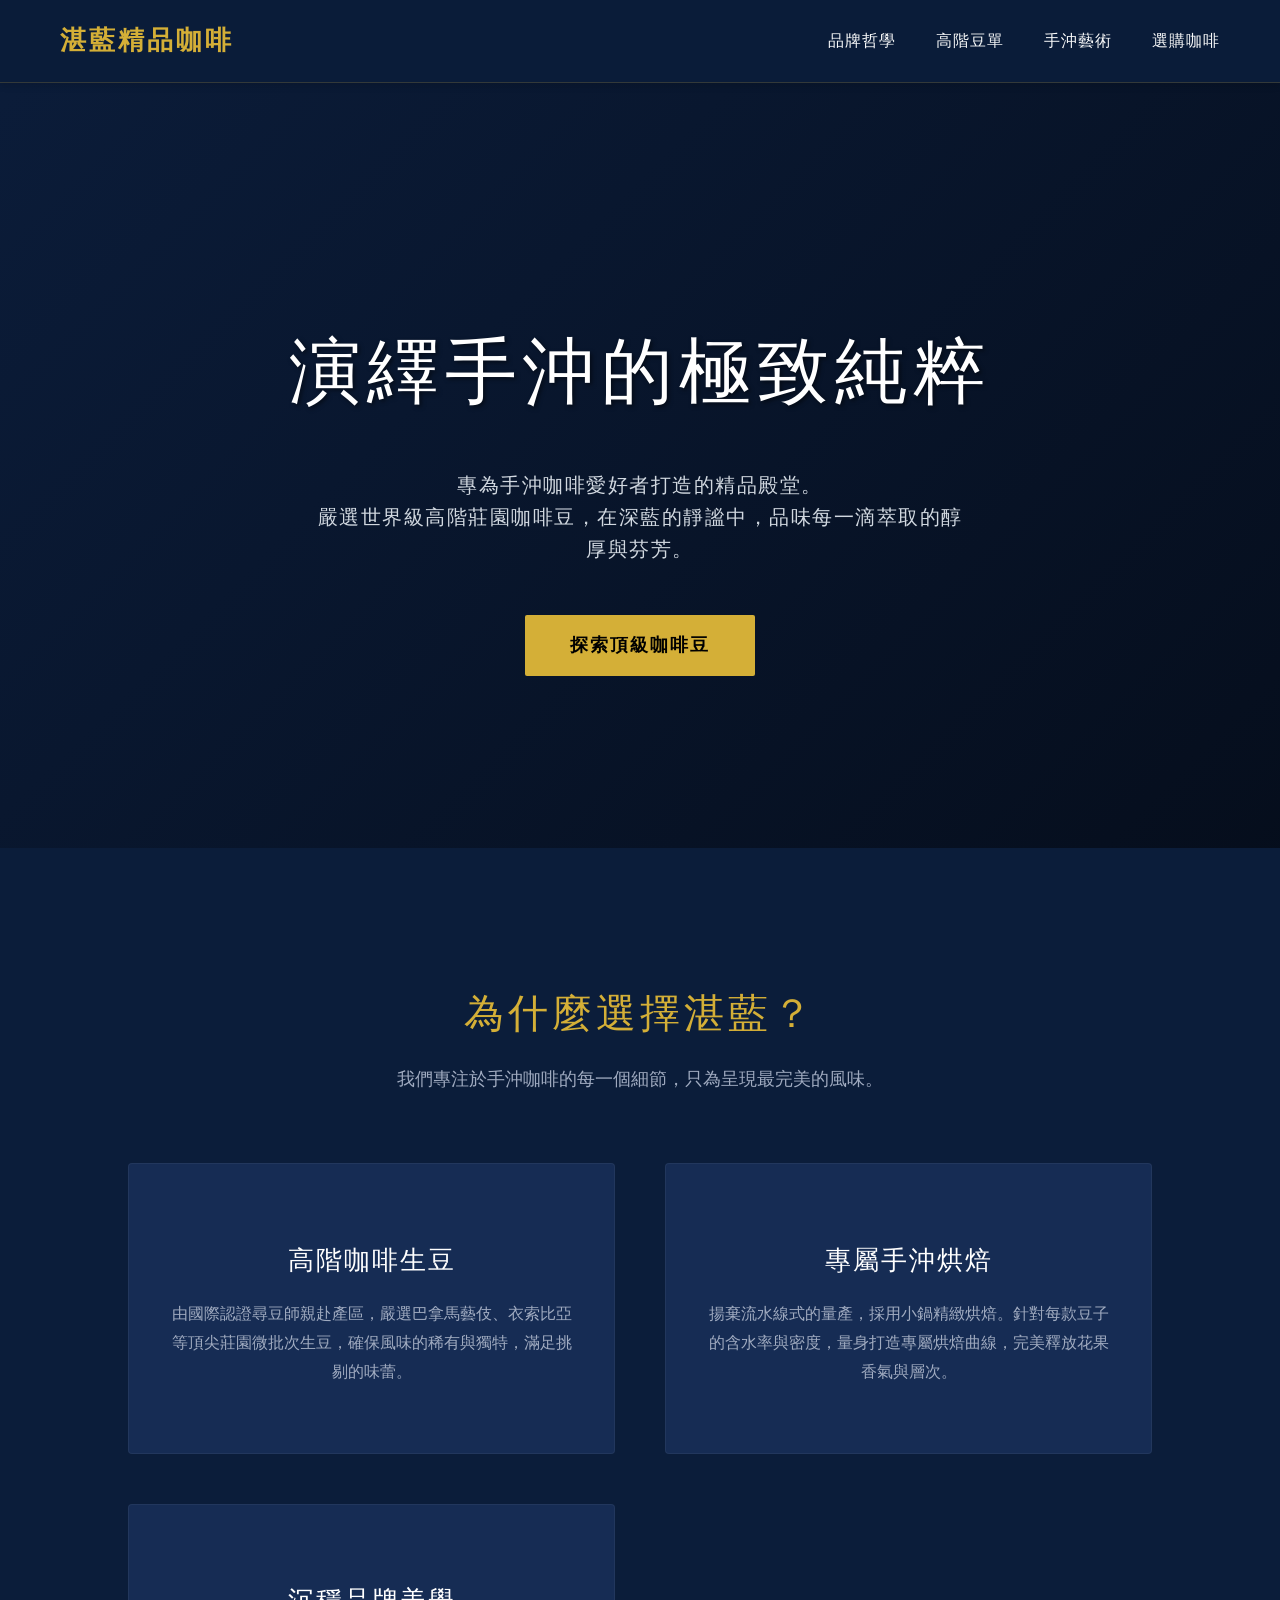
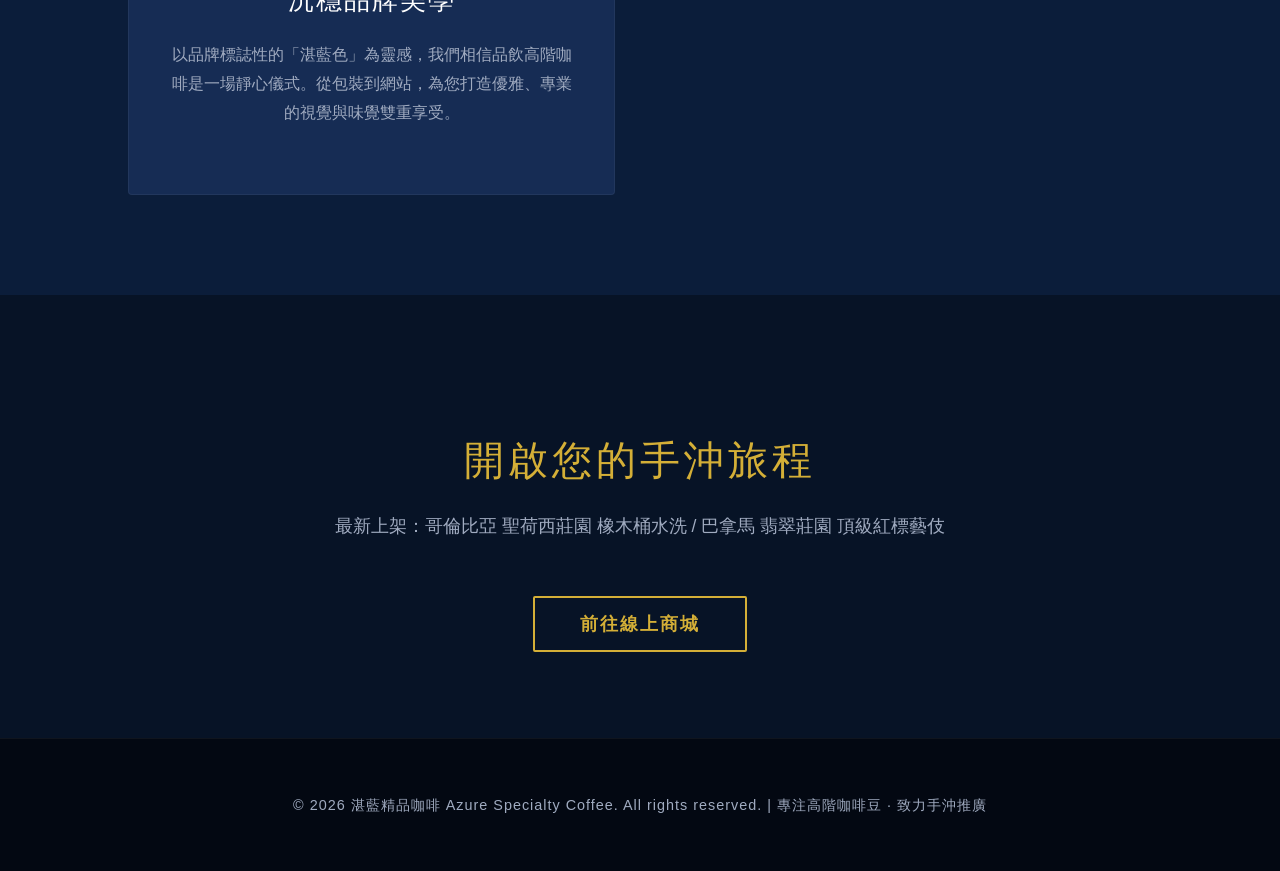
<file: w1/index.html>
<!DOCTYPE html>
<html lang="zh-TW">
<head>
    <meta charset="UTF-8">
    <meta name="viewport" content="width=device-width, initial-scale=1.0">
    <title>湛藍精品咖啡 | 頂級手沖咖啡</title>
    <style>
        :root {
            --primary-blue: #0b1d3a;
            --secondary-blue: #162c54;
            --accent-gold: #d4af37;
            --text-light: #f8f9fa;
            --text-dark: #a0abc0;
        }
        body {
            margin: 0;
            padding: 0;
            font-family: 'Helvetica Neue', Arial, 'Microsoft JhengHei', sans-serif;
            background-color: var(--primary-blue);
            color: var(--text-light);
            line-height: 1.6;
        }
        header {
            display: flex;
            justify-content: space-between;
            align-items: center;
            padding: 20px 60px;
            background-color: rgba(11, 29, 58, 0.98);
            position: sticky;
            top: 0;
            z-index: 1000;
            border-bottom: 1px solid rgba(212, 175, 55, 0.2);
            box-shadow: 0 4px 6px rgba(0,0,0,0.1);
        }
        .logo {
            font-size: 26px;
            font-weight: 700;
            color: var(--accent-gold);
            text-decoration: none;
            letter-spacing: 3px;
            display: flex;
            align-items: center;
            gap: 10px;
        }
        nav {
            display: flex;
            gap: 40px;
        }
        nav a {
            color: var(--text-light);
            text-decoration: none;
            font-size: 16px;
            letter-spacing: 1px;
            transition: color 0.3s ease;
        }
        nav a:hover {
            color: var(--accent-gold);
        }
        .hero {
            height: 85vh;
            display: flex;
            flex-direction: column;
            justify-content: center;
            align-items: center;
            text-align: center;
            background: linear-gradient(135deg, rgba(11,29,58,0.9) 0%, rgba(5,13,26,0.9) 100%), 
                        url('https://images.unsplash.com/photo-1497935586351-b67a49e012bf?ixlib=rb-1.2.1&auto=format&fit=crop&w=1920&q=80') no-repeat center center/cover;
            background-blend-mode: overlay;
            padding: 0 20px;
        }
        .hero h1 {
            font-size: 4.5rem;
            margin-bottom: 20px;
            letter-spacing: 6px;
            color: #ffffff;
            font-weight: 300;
            text-shadow: 2px 2px 4px rgba(0,0,0,0.5);
        }
        .hero p {
            font-size: 1.25rem;
            max-width: 650px;
            color: #d1d8e0;
            margin-bottom: 50px;
            letter-spacing: 1.5px;
        }
        .btn {
            padding: 16px 45px;
            background-color: var(--accent-gold);
            color: #000;
            text-decoration: none;
            font-size: 1.1rem;
            font-weight: bold;
            border-radius: 2px;
            transition: all 0.3s ease;
            letter-spacing: 2px;
        }
        .btn:hover {
            background-color: #fce28b;
            transform: translateY(-3px);
            box-shadow: 0 10px 20px rgba(0,0,0,0.2);
        }
        .section {
            padding: 100px 10%;
        }
        .section-title {
            text-align: center;
            font-size: 2.5rem;
            color: var(--accent-gold);
            margin-bottom: 20px;
            font-weight: 300;
            letter-spacing: 4px;
        }
        .section-subtitle {
            text-align: center;
            color: var(--text-dark);
            margin-bottom: 70px;
            font-size: 1.1rem;
        }
        .features {
            display: grid;
            grid-template-columns: repeat(auto-fit, minmax(320px, 1fr));
            gap: 50px;
        }
        .feature-card {
            background-color: var(--secondary-blue);
            padding: 50px 40px;
            border-radius: 4px;
            text-align: center;
            border: 1px solid rgba(255,255,255,0.05);
            transition: all 0.4s ease;
            position: relative;
            overflow: hidden;
        }
        .feature-card::before {
            content: '';
            position: absolute;
            top: 0; left: 0; width: 100%; height: 3px;
            background-color: var(--accent-gold);
            transform: scaleX(0);
            transition: transform 0.4s ease;
        }
        .feature-card:hover::before {
            transform: scaleX(1);
        }
        .feature-card:hover {
            transform: translateY(-10px);
            box-shadow: 0 15px 30px rgba(0,0,0,0.3);
            border-color: rgba(212, 175, 55, 0.3);
        }
        .feature-card h3 {
            font-size: 1.6rem;
            margin-bottom: 20px;
            color: #fff;
            font-weight: 400;
            letter-spacing: 2px;
        }
        .feature-card p {
            color: var(--text-dark);
            font-size: 1rem;
            line-height: 1.8;
        }
        .shop-section {
            background-color: #071326;
            text-align: center;
        }
        footer {
            text-align: center;
            padding: 40px;
            background-color: #030812;
            color: var(--text-dark);
            font-size: 0.9rem;
            border-top: 1px solid rgba(255,255,255,0.05);
            letter-spacing: 1px;
        }
    </style>
</head>
<body>
    <header>
        <a href="#" class="logo">湛藍精品咖啡</a>
        <nav>
            <a href="#about">品牌哲學</a>
            <a href="#beans">高階豆單</a>
            <a href="#brew">手沖藝術</a>
            <a href="#shop">選購咖啡</a>
        </nav>
    </header>

    <section class="hero">
        <h1>演繹手沖的極致純粹</h1>
        <p>專為手沖咖啡愛好者打造的精品殿堂。<br>嚴選世界級高階莊園咖啡豆，在深藍的靜謐中，品味每一滴萃取的醇厚與芬芳。</p>
        <a href="#shop" class="btn">探索頂級咖啡豆</a>
    </section>

    <section id="about" class="section">
        <h2 class="section-title">為什麼選擇湛藍？</h2>
        <p class="section-subtitle">我們專注於手沖咖啡的每一個細節，只為呈現最完美的風味。</p>
        
        <div class="features">
            <div class="feature-card">
                <h3>高階咖啡生豆</h3>
                <p>由國際認證尋豆師親赴產區，嚴選巴拿馬藝伎、衣索比亞等頂尖莊園微批次生豆，確保風味的稀有與獨特，滿足挑剔的味蕾。</p>
            </div>
            <div class="feature-card">
                <h3>專屬手沖烘焙</h3>
                <p>揚棄流水線式的量產，採用小鍋精緻烘焙。針對每款豆子的含水率與密度，量身打造專屬烘焙曲線，完美釋放花果香氣與層次。</p>
            </div>
            <div class="feature-card">
                <h3>沉穩品牌美學</h3>
                <p>以品牌標誌性的「湛藍色」為靈感，我們相信品飲高階咖啡是一場靜心儀式。從包裝到網站，為您打造優雅、專業的視覺與味覺雙重享受。</p>
            </div>
        </div>
    </section>

    <section id="shop" class="section shop-section">
        <h2 class="section-title">開啟您的手沖旅程</h2>
        <p class="section-subtitle">最新上架：哥倫比亞 聖荷西莊園 橡木桶水洗 / 巴拿馬 翡翠莊園 頂級紅標藝伎</p>
        <a href="#" class="btn" style="background-color: transparent; border: 2px solid var(--accent-gold); color: var(--accent-gold);">前往線上商城</a>
    </section>

    <footer>
        <p>&copy; 2026 湛藍精品咖啡 Azure Specialty Coffee. All rights reserved. | 專注高階咖啡豆 · 致力手沖推廣</p>
    </footer>
</body>
</html>
</file>
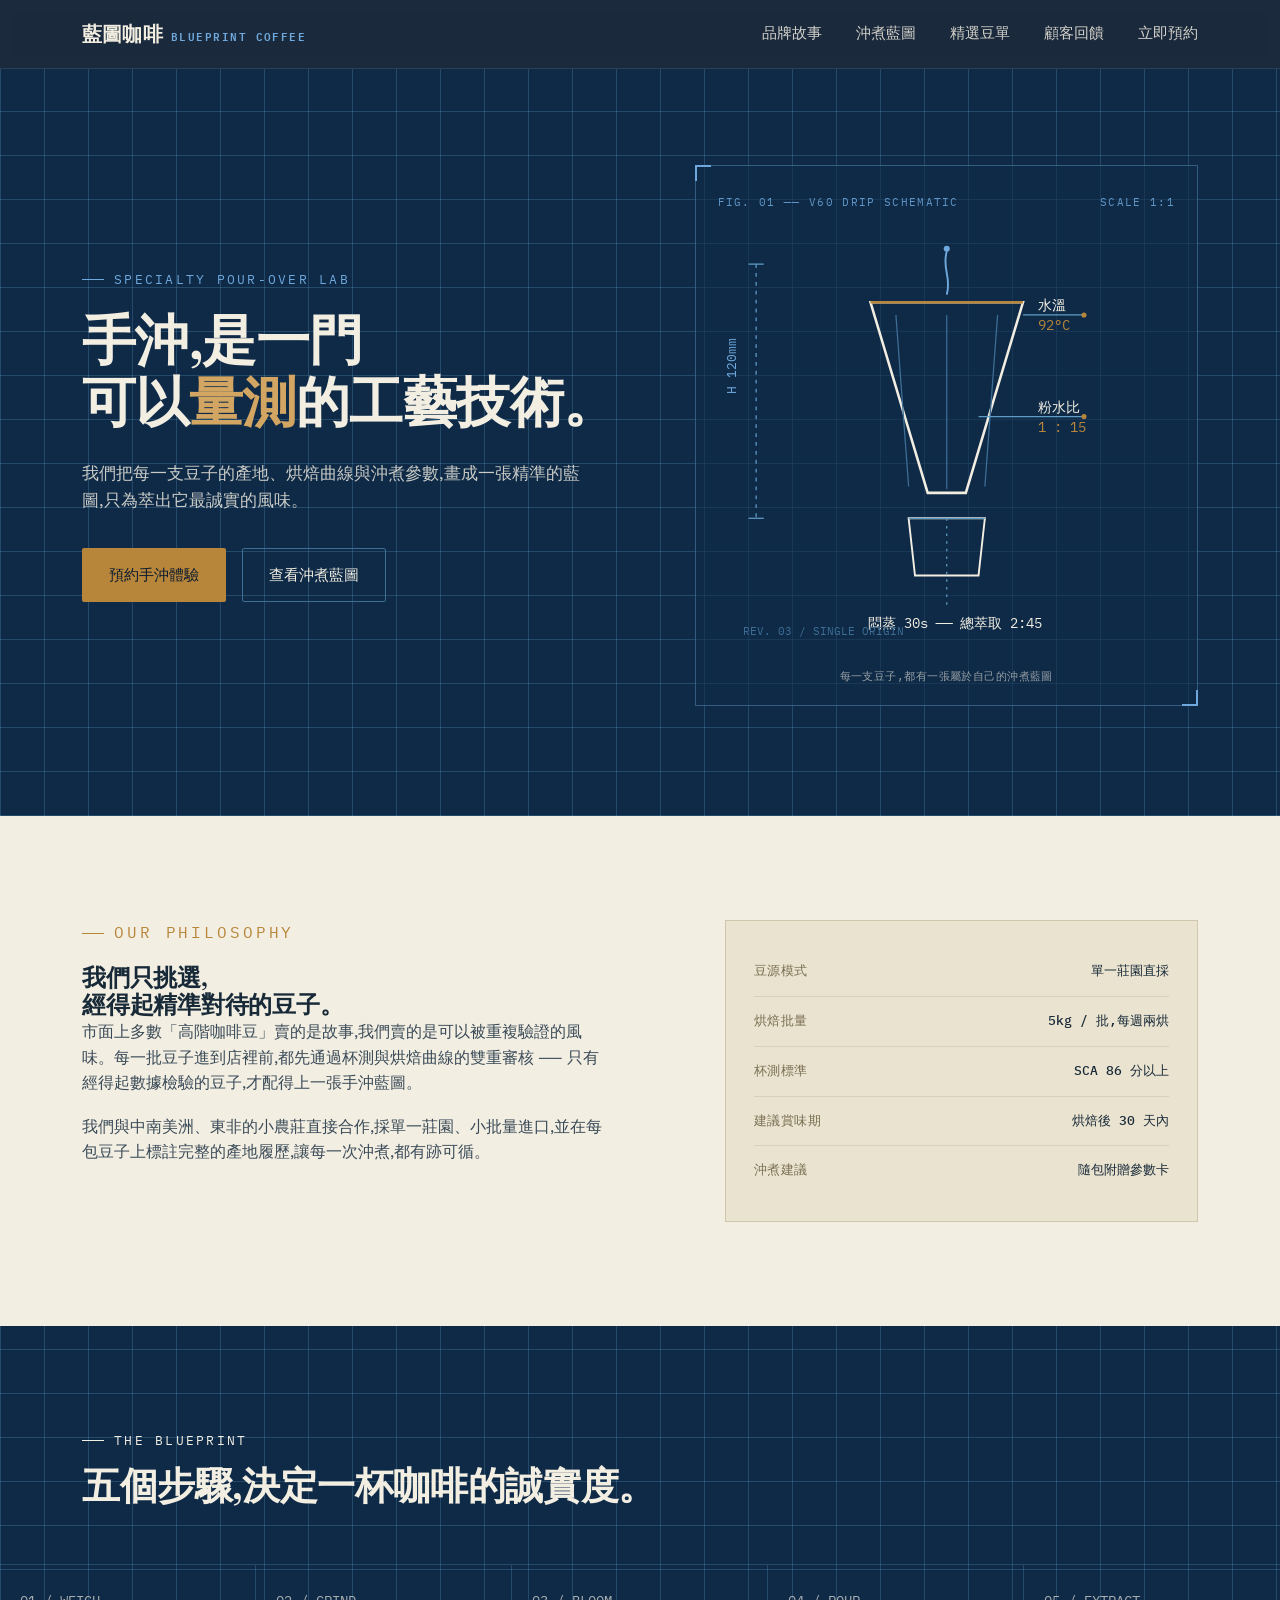
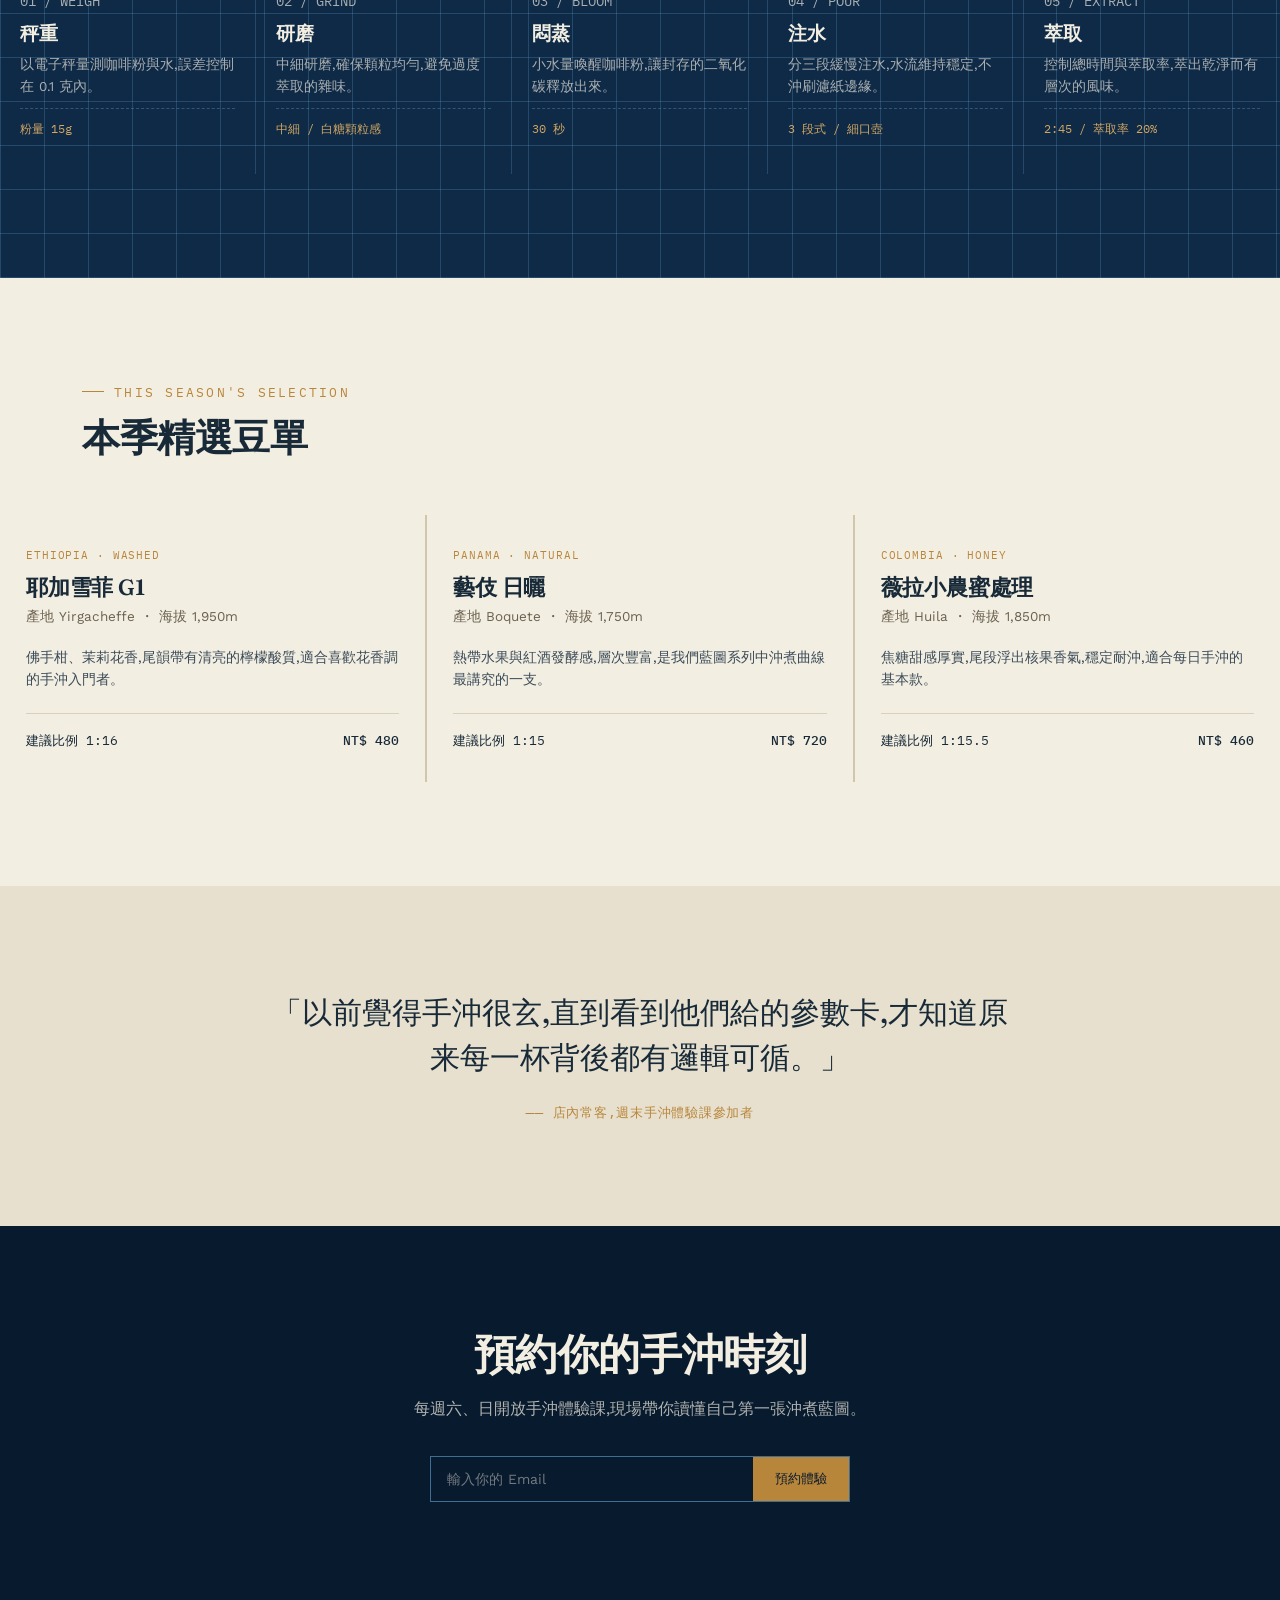
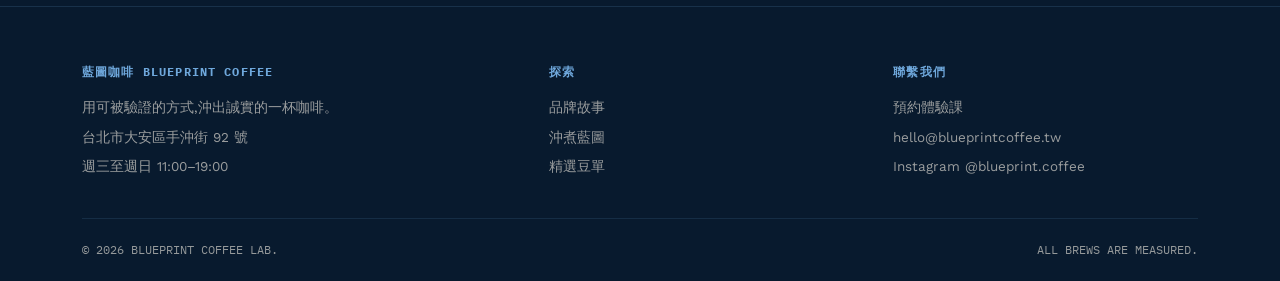
<file: week3/index.html>
<!DOCTYPE html>
<html lang="zh-Hant">
<head>
<meta charset="UTF-8">
<meta name="viewport" content="width=device-width, initial-scale=1.0">
<title>藍圖咖啡 Blueprint Coffee ── 精準手沖,誠實風味</title>
<link rel="preconnect" href="https://fonts.googleapis.com">
<link rel="preconnect" href="https://fonts.gstatic.com" crossorigin>
<link href="https://fonts.googleapis.com/css2?family=Fraunces:opsz,wght@9..144,400;9..144,500;9..144,600;9..144,700&family=Work+Sans:wght@300;400;500;600&family=IBM+Plex+Mono:wght@400;500&display=swap" rel="stylesheet">
<style>
  :root{
    --ink-black:#081A2E;
    --blueprint:#0E2A47;
    --blueprint-line:#3E6E96;
    --blueprint-line-soft:rgba(94,155,197,0.28);
    --paper:#F3EEE2;
    --paper-dim:#E7E0CE;
    --brass:#B8863B;
    --brass-light:#D2A662;
    --sky:#6FA8DC;
    --ink-on-paper:#182A38;
    --max-w:1180px;
  }

  *{margin:0;padding:0;box-sizing:border-box;}
  html{scroll-behavior:smooth;}
  body{
    font-family:'Work Sans', sans-serif;
    background:var(--paper);
    color:var(--ink-on-paper);
    line-height:1.6;
    -webkit-font-smoothing:antialiased;
  }
  a{color:inherit;text-decoration:none;}
  img,svg{display:block;max-width:100%;}
  .container{max-width:var(--max-w);margin:0 auto;padding:0 32px;}
  .eyebrow{
    font-family:'IBM Plex Mono', monospace;
    font-size:12.5px;
    letter-spacing:0.18em;
    text-transform:uppercase;
    display:flex;
    align-items:center;
    gap:10px;
  }
  .eyebrow::before{
    content:"";
    width:22px;height:1px;
    background:currentColor;
    display:inline-block;
  }
  h1,h2,h3{
    font-family:'Fraunces', serif;
    font-weight:600;
    line-height:1.15;
    letter-spacing:-0.01em;
  }
  .btn{
    display:inline-flex;
    align-items:center;
    gap:10px;
    padding:14px 26px;
    border-radius:2px;
    font-family:'Work Sans', sans-serif;
    font-size:15px;
    font-weight:500;
    border:1px solid transparent;
    cursor:pointer;
    transition:transform .25s ease, background .25s ease, border-color .25s ease, color .25s ease;
  }
  .btn:focus-visible{outline:2px solid var(--sky);outline-offset:3px;}
  .btn-primary{background:var(--brass);color:var(--ink-black);}
  .btn-primary:hover{background:var(--brass-light);transform:translateY(-1px);}
  .btn-ghost{border-color:var(--blueprint-line);color:var(--paper);}
  .btn-ghost:hover{border-color:var(--sky);color:var(--sky);}
  .btn-ghost.on-paper{border-color:var(--ink-on-paper);color:var(--ink-on-paper);}
  .btn-ghost.on-paper:hover{border-color:var(--brass);color:var(--brass);}

  /* ---------- NAV ---------- */
  header{
    position:sticky;top:0;z-index:50;
    background:rgba(8,26,46,0.92);
    backdrop-filter:blur(6px);
    border-bottom:1px solid rgba(94,155,197,0.2);
  }
  nav{
    max-width:var(--max-w);margin:0 auto;padding:18px 32px;
    display:flex;align-items:center;justify-content:space-between;
    color:var(--paper);
  }
  .logo{
    font-family:'Fraunces', serif;
    font-size:20px;font-weight:600;letter-spacing:0.01em;
    color:var(--paper);display:flex;align-items:baseline;gap:8px;
  }
  .logo span{
    font-family:'IBM Plex Mono', monospace;
    font-size:10.5px;letter-spacing:0.14em;color:var(--sky);
  }
  .nav-links{display:flex;gap:34px;font-size:14.5px;}
  .nav-links a{opacity:0.85;transition:opacity .2s;}
  .nav-links a:hover{opacity:1;color:var(--sky);}
  .nav-toggle{display:none;background:none;border:none;color:var(--paper);font-size:24px;cursor:pointer;}

  @media (max-width:860px){
    .nav-links{
      position:absolute;top:100%;left:0;right:0;
      background:var(--ink-black);
      flex-direction:column;gap:0;
      max-height:0;overflow:hidden;
      transition:max-height .3s ease;
    }
    .nav-links.open{max-height:320px;}
    .nav-links a{padding:16px 32px;border-top:1px solid rgba(94,155,197,0.15);}
    .nav-toggle{display:block;}
  }

  /* ---------- HERO ---------- */
  .hero{
    background:
      repeating-linear-gradient(0deg, var(--blueprint-line-soft) 0, var(--blueprint-line-soft) 1px, transparent 1px, transparent 44px),
      repeating-linear-gradient(90deg, var(--blueprint-line-soft) 0, var(--blueprint-line-soft) 1px, transparent 1px, transparent 44px),
      var(--blueprint);
    color:var(--paper);
    padding:96px 0 110px;
    position:relative;
    overflow:hidden;
  }
  .hero-grid{
    max-width:var(--max-w);margin:0 auto;padding:0 32px;
    display:grid;grid-template-columns:1.05fr 0.95fr;gap:56px;align-items:center;
  }
  .hero h1{font-size:clamp(34px,4.6vw,54px);margin:20px 0 26px;color:var(--paper);}
  .hero h1 em{font-style:normal;color:var(--brass-light);}
  .hero p.lede{font-size:17px;max-width:46ch;color:rgba(243,238,226,0.82);margin-bottom:34px;}
  .hero-cta{display:flex;gap:16px;flex-wrap:wrap;}
  .hero-eyebrow{color:var(--sky);margin-bottom:6px;}

  .blueprint-plate{
    position:relative;
    border:1px solid rgba(94,155,197,0.45);
    background:rgba(15,42,71,0.55);
    padding:28px 22px 20px;
  }
  .blueprint-plate::before,.blueprint-plate::after,
  .plate-corner-tl,.plate-corner-br{
    content:"";position:absolute;width:14px;height:14px;
    border-color:var(--sky);
  }
  .blueprint-plate::before{top:-1px;left:-1px;border-top:2px solid var(--sky);border-left:2px solid var(--sky);}
  .blueprint-plate::after{bottom:-1px;right:-1px;border-bottom:2px solid var(--sky);border-right:2px solid var(--sky);}
  .plate-label{
    font-family:'IBM Plex Mono', monospace;font-size:11px;letter-spacing:0.12em;
    color:var(--sky);display:flex;justify-content:space-between;margin-bottom:14px;opacity:0.85;
  }
  .plate-caption{
    font-family:'IBM Plex Mono', monospace;font-size:11px;color:rgba(243,238,226,0.6);
    text-align:center;margin-top:10px;letter-spacing:0.04em;
  }

  @media (max-width:900px){
    .hero-grid{grid-template-columns:1fr;}
    .hero{padding:64px 0 76px;}
  }

  /* ---------- SECTION SHARED ---------- */
  section{padding:104px 0;}
  .section-head{max-width:640px;margin-bottom:56px;}
  .section-head h2{font-size:clamp(26px,3.2vw,38px);margin-top:14px;}
  .on-dark{background:var(--ink-black);color:var(--paper);}
  .on-dark .eyebrow{color:var(--sky);}
  .on-paper .eyebrow{color:var(--brass);}

  /* ---------- ABOUT / SPEC SHEET ---------- */
  .about-grid{display:grid;grid-template-columns:1.1fr 0.9fr;gap:64px;align-items:start;}
  .about-grid p{font-size:16px;color:#3a4b58;max-width:52ch;margin-bottom:18px;}
  .spec-sheet{border:1px solid #cfc6ac;background:#EAE3D0;padding:26px 28px;}
  .spec-row{
    display:flex;justify-content:space-between;gap:20px;
    padding:14px 0;border-bottom:1px solid #d8d0b8;
    font-family:'IBM Plex Mono', monospace;font-size:13px;
  }
  .spec-row:last-child{border-bottom:none;}
  .spec-row dt{color:#7a6f52;letter-spacing:0.04em;}
  .spec-row dd{font-weight:500;color:var(--ink-on-paper);text-align:right;}

  @media (max-width:860px){ .about-grid{grid-template-columns:1fr;} }

  /* ---------- PROCESS BLUEPRINT ---------- */
  .process{
    background:
      repeating-linear-gradient(0deg, var(--blueprint-line-soft) 0, var(--blueprint-line-soft) 1px, transparent 1px, transparent 44px),
      repeating-linear-gradient(90deg, var(--blueprint-line-soft) 0, var(--blueprint-line-soft) 1px, transparent 1px, transparent 44px),
      var(--blueprint);
    color:var(--paper);
  }
  .steps{
    display:grid;grid-template-columns:repeat(5,1fr);gap:0;
    border-top:1px solid var(--blueprint-line-soft);
  }
  .step{
    padding:26px 20px;border-right:1px solid var(--blueprint-line-soft);position:relative;
  }
  .step:last-child{border-right:none;}
  .step-index{font-family:'IBM Plex Mono', monospace;font-size:12px;color:var(--sky);margin-bottom:14px;}
  .step h3{font-size:19px;color:var(--paper);margin-bottom:10px;font-weight:600;}
  .step p{font-size:13.5px;color:rgba(243,238,226,0.68);margin-bottom:10px;}
  .step .metric{
    font-family:'IBM Plex Mono', monospace;font-size:12px;color:var(--brass-light);
    border-top:1px dashed rgba(94,155,197,0.4);padding-top:10px;
  }
  @media (max-width:960px){
    .steps{grid-template-columns:1fr 1fr;}
    .step{border-right:1px solid var(--blueprint-line-soft);border-bottom:1px solid var(--blueprint-line-soft);}
    .step:nth-child(2n){border-right:none;}
  }
  @media (max-width:560px){
    .steps{grid-template-columns:1fr;}
    .step{border-right:none;}
  }

  /* ---------- BEANS ---------- */
  .bean-grid{display:grid;grid-template-columns:repeat(3,1fr);gap:2px;background:#cfc6ac;}
  .bean-card{
    background:var(--paper);padding:32px 26px;position:relative;
    display:flex;flex-direction:column;height:100%;
  }
  .bean-tag{
    font-family:'IBM Plex Mono', monospace;font-size:11px;color:var(--brass);
    letter-spacing:0.08em;margin-bottom:10px;
  }
  .bean-card h3{font-size:22px;margin-bottom:6px;}
  .bean-origin{font-size:13.5px;color:#6b6250;margin-bottom:18px;}
  .bean-notes{font-size:14px;color:#3a4b58;margin-bottom:22px;flex-grow:1;}
  .bean-meta{
    display:flex;justify-content:space-between;align-items:center;
    border-top:1px solid #d8d0b8;padding-top:16px;
    font-family:'IBM Plex Mono', monospace;font-size:12.5px;
  }
  .bean-price{color:var(--ink-on-paper);font-weight:500;}
  @media (max-width:900px){ .bean-grid{grid-template-columns:1fr 1fr;} }
  @media (max-width:600px){ .bean-grid{grid-template-columns:1fr;} }

  /* ---------- QUOTE ---------- */
  .quote-section{background:var(--paper-dim);}
  .quote-wrap{max-width:760px;margin:0 auto;text-align:center;}
  blockquote{
    font-family:'Fraunces', serif;font-size:clamp(22px,2.6vw,30px);
    font-weight:500;line-height:1.5;color:var(--ink-on-paper);margin-bottom:22px;
  }
  .quote-attr{font-family:'IBM Plex Mono', monospace;font-size:12.5px;color:var(--brass);letter-spacing:0.06em;}

  /* ---------- CTA / FOOTER ---------- */
  .cta-section{background:var(--ink-black);color:var(--paper);text-align:center;}
  .cta-section h2{font-size:clamp(28px,3.6vw,42px);margin-bottom:18px;}
  .cta-section p{color:rgba(243,238,226,0.72);max-width:48ch;margin:0 auto 34px;}
  .cta-form{
    display:flex;max-width:420px;margin:0 auto;gap:0;border:1px solid var(--blueprint-line);
  }
  .cta-form input{
    flex:1;background:transparent;border:none;padding:14px 16px;
    color:var(--paper);font-family:'Work Sans', sans-serif;font-size:14px;
  }
  .cta-form input::placeholder{color:rgba(243,238,226,0.45);}
  .cta-form input:focus{outline:none;}
  .cta-form button{
    background:var(--brass);color:var(--ink-black);border:none;
    padding:0 22px;font-weight:500;cursor:pointer;font-family:'Work Sans', sans-serif;
    transition:background .2s;
  }
  .cta-form button:hover{background:var(--brass-light);}

  footer{background:var(--ink-black);border-top:1px solid rgba(94,155,197,0.18);color:rgba(243,238,226,0.6);}
  .footer-grid{
    display:grid;grid-template-columns:1.4fr 1fr 1fr;gap:40px;padding:56px 0 32px;
    font-size:13.5px;
  }
  .footer-grid h4{
    font-family:'IBM Plex Mono', monospace;font-size:11.5px;letter-spacing:0.1em;
    color:var(--sky);margin-bottom:16px;text-transform:uppercase;
  }
  .footer-grid p, .footer-grid a{display:block;margin-bottom:8px;color:rgba(243,238,226,0.62);}
  .footer-grid a:hover{color:var(--paper);}
  .footer-bottom{
    border-top:1px solid rgba(94,155,197,0.15);padding:22px 0;
    font-family:'IBM Plex Mono', monospace;font-size:11.5px;
    display:flex;justify-content:space-between;flex-wrap:wrap;gap:10px;
  }
  @media (max-width:700px){ .footer-grid{grid-template-columns:1fr;} }

  /* ---------- REVEAL ---------- */
  .reveal{opacity:0;transform:translateY(18px);transition:opacity .7s ease, transform .7s ease;}
  .reveal.in{opacity:1;transform:translateY(0);}
  @media (prefers-reduced-motion: reduce){
    .reveal{opacity:1;transform:none;transition:none;}
    html{scroll-behavior:auto;}
  }
</style>
</head>
<body>

<header>
  <nav>
    <a href="#top" class="logo">藍圖咖啡<span>BLUEPRINT COFFEE</span></a>
    <button class="nav-toggle" id="navToggle" aria-label="開啟選單" aria-expanded="false">☰</button>
    <div class="nav-links" id="navLinks">
      <a href="#about">品牌故事</a>
      <a href="#process">沖煮藍圖</a>
      <a href="#beans">精選豆單</a>
      <a href="#quote">顧客回饋</a>
      <a href="#cta">立即預約</a>
    </div>
  </nav>
</header>

<section class="hero" id="top">
  <div class="hero-grid">
    <div>
      <p class="eyebrow hero-eyebrow">SPECIALTY POUR-OVER LAB</p>
      <h1>手沖,是一門<br>可以<em>量測</em>的工藝技術。</h1>
      <p class="lede">我們把每一支豆子的產地、烘焙曲線與沖煮參數,畫成一張精準的藍圖,只為萃出它最誠實的風味。</p>
      <div class="hero-cta">
        <a href="#cta" class="btn btn-primary">預約手沖體驗</a>
        <a href="#process" class="btn btn-ghost">查看沖煮藍圖</a>
      </div>
    </div>

    <div class="blueprint-plate reveal">
      <div class="plate-label"><span>FIG. 01 ── V60 DRIP SCHEMATIC</span><span>SCALE 1:1</span></div>
      <svg viewBox="0 0 360 340" xmlns="http://www.w3.org/2000/svg" role="img" aria-label="V60 手沖濾杯示意圖,標註水溫、粉水比、悶蒸與總萃取時間">
        <!-- dimension lines -->
        <line x1="30" y1="30" x2="30" y2="230" stroke="#5E9BC5" stroke-width="1" stroke-dasharray="3 4"/>
        <line x1="24" y1="30" x2="36" y2="30" stroke="#5E9BC5" stroke-width="1"/>
        <line x1="24" y1="230" x2="36" y2="230" stroke="#5E9BC5" stroke-width="1"/>
        <text x="14" y="132" fill="#6FA8DC" font-size="10" font-family="IBM Plex Mono, monospace" transform="rotate(-90 14 132)">H 120mm</text>

        <!-- dripper cone -->
        <path d="M120 60 L240 60 L195 210 L165 210 Z" fill="none" stroke="#F3EEE2" stroke-width="2"/>
        <path d="M120 60 L240 60" stroke="#B8863B" stroke-width="2"/>
        <!-- ribs -->
        <line x1="140" y1="70" x2="150" y2="205" stroke="#3E6E96" stroke-width="1"/>
        <line x1="180" y1="70" x2="180" y2="207" stroke="#3E6E96" stroke-width="1"/>
        <line x1="220" y1="70" x2="210" y2="205" stroke="#3E6E96" stroke-width="1"/>

        <!-- server -->
        <path d="M150 230 L210 230 L205 275 L155 275 Z" fill="none" stroke="#F3EEE2" stroke-width="1.5"/>
        <line x1="150" y1="230" x2="210" y2="230" stroke="#5E9BC5" stroke-width="1"/>

        <!-- pour line + droplets -->
        <path d="M180 20 C176 34, 184 40, 180 54" stroke="#6FA8DC" stroke-width="1.5" fill="none"/>
        <circle cx="180" cy="18" r="2.4" fill="#6FA8DC"/>

        <!-- annotation callouts -->
        <line x1="240" y1="70" x2="288" y2="70" stroke="#5E9BC5" stroke-width="1"/>
        <circle cx="288" cy="70" r="2" fill="#B8863B"/>
        <text x="252" y="66" fill="#F3EEE2" font-size="11" font-family="IBM Plex Mono, monospace">水溫</text>
        <text x="252" y="82" fill="#B8863B" font-size="11" font-family="IBM Plex Mono, monospace">92°C</text>

        <line x1="205" y1="150" x2="288" y2="150" stroke="#5E9BC5" stroke-width="1"/>
        <circle cx="288" cy="150" r="2" fill="#B8863B"/>
        <text x="252" y="146" fill="#F3EEE2" font-size="11" font-family="IBM Plex Mono, monospace">粉水比</text>
        <text x="252" y="162" fill="#B8863B" font-size="11" font-family="IBM Plex Mono, monospace">1 : 15</text>

        <line x1="180" y1="230" x2="180" y2="300" stroke="#5E9BC5" stroke-width="1" stroke-dasharray="2 4"/>
        <text x="118" y="316" fill="#F3EEE2" font-size="11" font-family="IBM Plex Mono, monospace">悶蒸 30s ── 總萃取 2:45</text>

        <!-- corner tick -->
        <text x="20" y="322" fill="#3E6E96" font-size="9" font-family="IBM Plex Mono, monospace">REV. 03 / SINGLE ORIGIN</text>
      </svg>
      <p class="plate-caption">每一支豆子,都有一張屬於自己的沖煮藍圖</p>
    </div>
  </div>
</section>

<section class="on-paper" id="about">
  <div class="container">
    <div class="about-grid">
      <div class="reveal">
        <p class="eyebrow">OUR PHILOSOPHY</p>
        <h2>我們只挑選,<br>經得起精準對待的豆子。</h2>
        <p>市面上多數「高階咖啡豆」賣的是故事,我們賣的是可以被重複驗證的風味。每一批豆子進到店裡前,都先通過杯測與烘焙曲線的雙重審核 ── 只有經得起數據檢驗的豆子,才配得上一張手沖藍圖。</p>
        <p>我們與中南美洲、東非的小農莊直接合作,採單一莊園、小批量進口,並在每包豆子上標註完整的產地履歷,讓每一次沖煮,都有跡可循。</p>
      </div>
      <dl class="spec-sheet reveal">
        <div class="spec-row"><dt>豆源模式</dt><dd>單一莊園直採</dd></div>
        <div class="spec-row"><dt>烘焙批量</dt><dd>5kg / 批,每週兩烘</dd></div>
        <div class="spec-row"><dt>杯測標準</dt><dd>SCA 86 分以上</dd></div>
        <div class="spec-row"><dt>建議賞味期</dt><dd>烘焙後 30 天內</dd></div>
        <div class="spec-row"><dt>沖煮建議</dt><dd>隨包附贈參數卡</dd></div>
      </dl>
    </div>
  </div>
</section>

<section class="process" id="process">
  <div class="container">
    <div class="section-head reveal">
      <p class="eyebrow">THE BLUEPRINT</p>
      <h2>五個步驟,決定一杯咖啡的誠實度。</h2>
    </div>
  </div>
  <div class="steps reveal">
    <div class="step">
      <p class="step-index">01 / WEIGH</p>
      <h3>秤重</h3>
      <p>以電子秤量測咖啡粉與水,誤差控制在 0.1 克內。</p>
      <p class="metric">粉量 15g</p>
    </div>
    <div class="step">
      <p class="step-index">02 / GRIND</p>
      <h3>研磨</h3>
      <p>中細研磨,確保顆粒均勻,避免過度萃取的雜味。</p>
      <p class="metric">中細 / 白糖顆粒感</p>
    </div>
    <div class="step">
      <p class="step-index">03 / BLOOM</p>
      <h3>悶蒸</h3>
      <p>小水量喚醒咖啡粉,讓封存的二氧化碳釋放出來。</p>
      <p class="metric">30 秒</p>
    </div>
    <div class="step">
      <p class="step-index">04 / POUR</p>
      <h3>注水</h3>
      <p>分三段緩慢注水,水流維持穩定,不沖刷濾紙邊緣。</p>
      <p class="metric">3 段式 / 細口壺</p>
    </div>
    <div class="step">
      <p class="step-index">05 / EXTRACT</p>
      <h3>萃取</h3>
      <p>控制總時間與萃取率,萃出乾淨而有層次的風味。</p>
      <p class="metric">2:45 / 萃取率 20%</p>
    </div>
  </div>
</section>

<section class="on-paper" id="beans">
  <div class="container">
    <div class="section-head reveal">
      <p class="eyebrow">THIS SEASON'S SELECTION</p>
      <h2>本季精選豆單</h2>
    </div>
  </div>
  <div class="bean-grid reveal">
    <div class="bean-card">
      <p class="bean-tag">ETHIOPIA · WASHED</p>
      <h3>耶加雪菲 G1</h3>
      <p class="bean-origin">產地 Yirgacheffe ・ 海拔 1,950m</p>
      <p class="bean-notes">佛手柑、茉莉花香,尾韻帶有清亮的檸檬酸質,適合喜歡花香調的手沖入門者。</p>
      <div class="bean-meta"><span>建議比例 1:16</span><span class="bean-price">NT$ 480</span></div>
    </div>
    <div class="bean-card">
      <p class="bean-tag">PANAMA · NATURAL</p>
      <h3>藝伎 日曬</h3>
      <p class="bean-origin">產地 Boquete ・ 海拔 1,750m</p>
      <p class="bean-notes">熱帶水果與紅酒發酵感,層次豐富,是我們藍圖系列中沖煮曲線最講究的一支。</p>
      <div class="bean-meta"><span>建議比例 1:15</span><span class="bean-price">NT$ 720</span></div>
    </div>
    <div class="bean-card">
      <p class="bean-tag">COLOMBIA · HONEY</p>
      <h3>薇拉小農蜜處理</h3>
      <p class="bean-origin">產地 Huila ・ 海拔 1,850m</p>
      <p class="bean-notes">焦糖甜感厚實,尾段浮出核果香氣,穩定耐沖,適合每日手沖的基本款。</p>
      <div class="bean-meta"><span>建議比例 1:15.5</span><span class="bean-price">NT$ 460</span></div>
    </div>
  </div>
</section>

<section class="quote-section" id="quote">
  <div class="container">
    <div class="quote-wrap reveal">
      <blockquote>「以前覺得手沖很玄,直到看到他們給的參數卡,才知道原来每一杯背後都有邏輯可循。」</blockquote>
      <p class="quote-attr">── 店內常客,週末手沖體驗課參加者</p>
    </div>
  </div>
</section>

<section class="cta-section" id="cta">
  <div class="container">
    <h2 class="reveal">預約你的手沖時刻</h2>
    <p class="reveal">每週六、日開放手沖體驗課,現場帶你讀懂自己第一張沖煮藍圖。</p>
    <form class="cta-form reveal" onsubmit="event.preventDefault(); this.querySelector('button').textContent='已收到,我們會盡快聯繫';">
      <input type="email" placeholder="輸入你的 Email" required aria-label="Email">
      <button type="submit">預約體驗</button>
    </form>
  </div>
</section>

<footer>
  <div class="container">
    <div class="footer-grid">
      <div>
        <h4>藍圖咖啡 BLUEPRINT COFFEE</h4>
        <p>用可被驗證的方式,沖出誠實的一杯咖啡。</p>
        <p>台北市大安區手沖街 92 號</p>
        <p>週三至週日 11:00–19:00</p>
      </div>
      <div>
        <h4>探索</h4>
        <a href="#about">品牌故事</a>
        <a href="#process">沖煮藍圖</a>
        <a href="#beans">精選豆單</a>
      </div>
      <div>
        <h4>聯繫我們</h4>
        <a href="#cta">預約體驗課</a>
        <a href="mailto:hello@blueprintcoffee.tw">hello@blueprintcoffee.tw</a>
        <a href="#top">Instagram @blueprint.coffee</a>
      </div>
    </div>
    <div class="footer-bottom">
      <span>© 2026 BLUEPRINT COFFEE LAB.</span>
      <span>ALL BREWS ARE MEASURED.</span>
    </div>
  </div>
</footer>

<script>
  // mobile nav toggle
  const navToggle = document.getElementById('navToggle');
  const navLinks = document.getElementById('navLinks');
  navToggle.addEventListener('click', () => {
    const isOpen = navLinks.classList.toggle('open');
    navToggle.setAttribute('aria-expanded', isOpen);
  });
  navLinks.querySelectorAll('a').forEach(a => a.addEventListener('click', () => {
    navLinks.classList.remove('open');
    navToggle.setAttribute('aria-expanded', 'false');
  }));

  // scroll reveal
  const prefersReduced = window.matchMedia('(prefers-reduced-motion: reduce)').matches;
  if (!prefersReduced && 'IntersectionObserver' in window) {
    const io = new IntersectionObserver((entries) => {
      entries.forEach(entry => {
        if (entry.isIntersecting) {
          entry.target.classList.add('in');
          io.unobserve(entry.target);
        }
      });
    }, { threshold: 0.15 });
    document.querySelectorAll('.reveal').forEach(el => io.observe(el));
  } else {
    document.querySelectorAll('.reveal').forEach(el => el.classList.add('in'));
  }
</script>

</body>
</html>
</file>
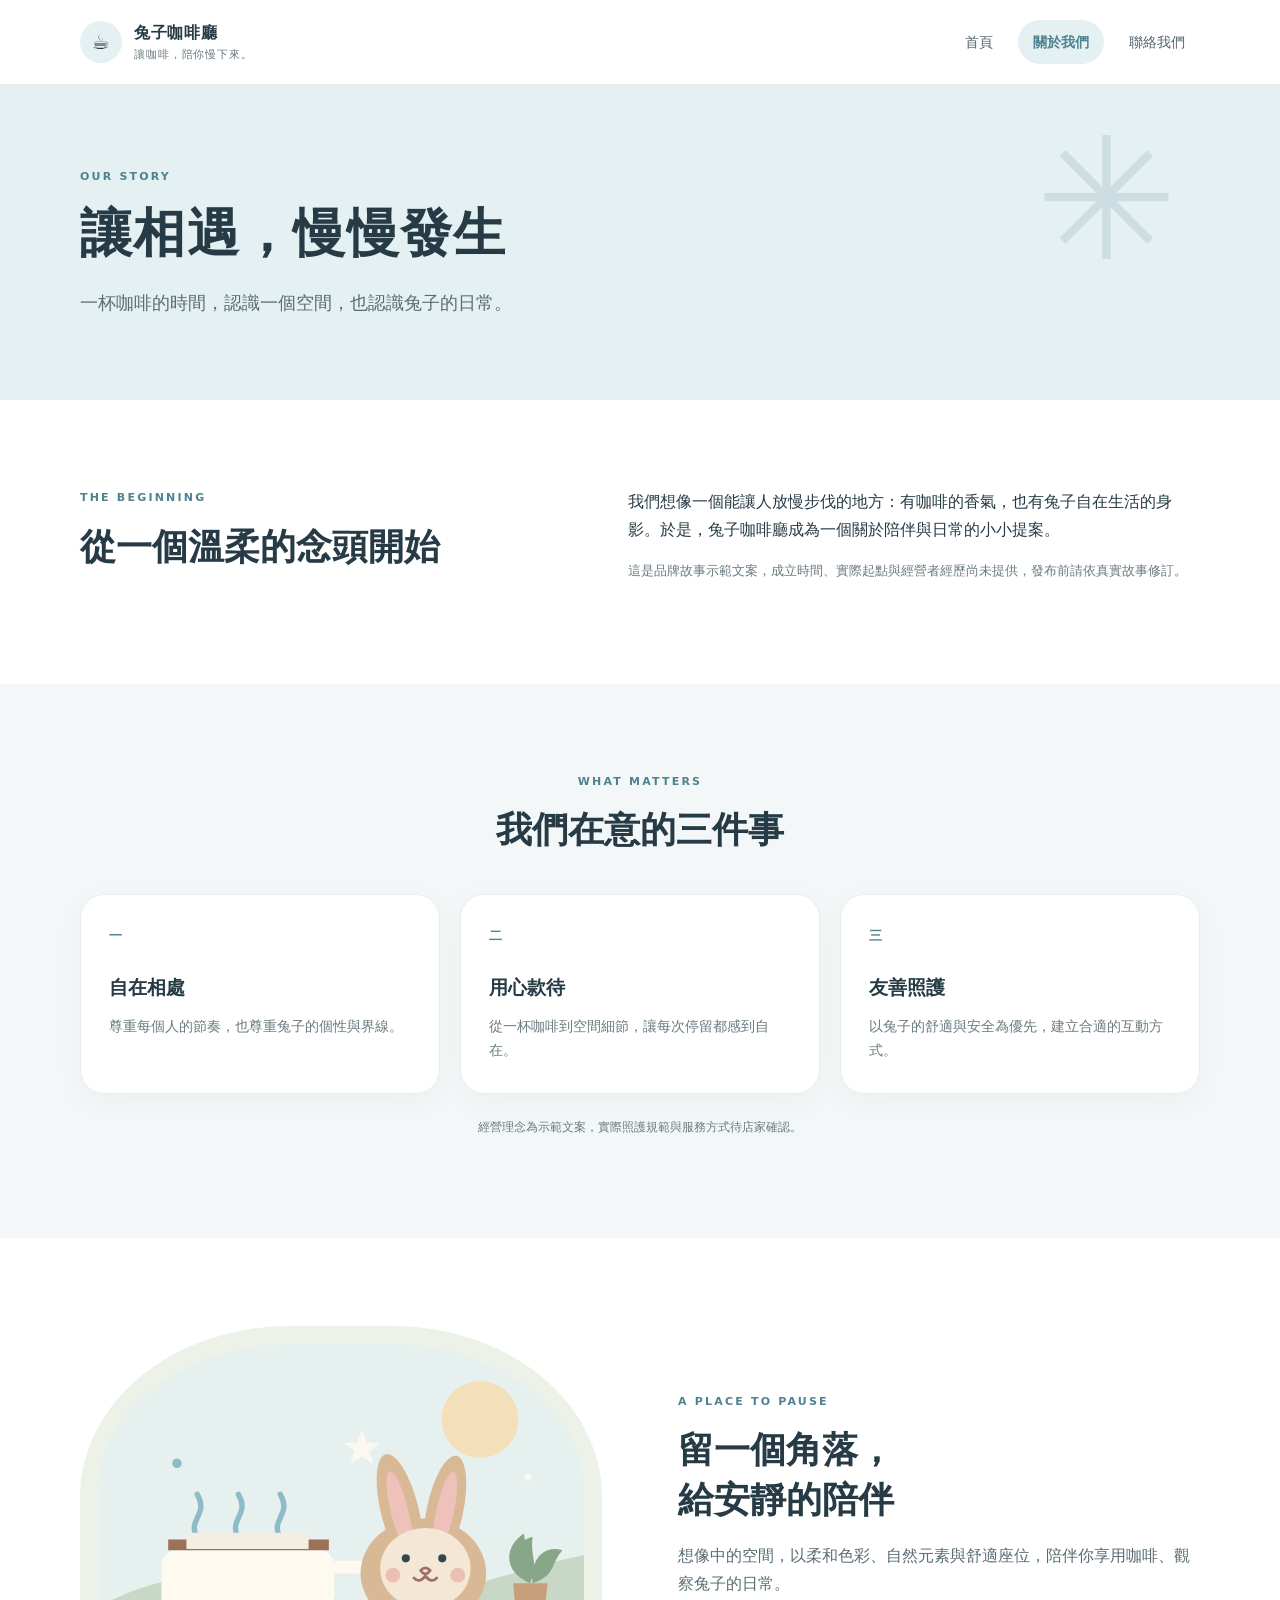
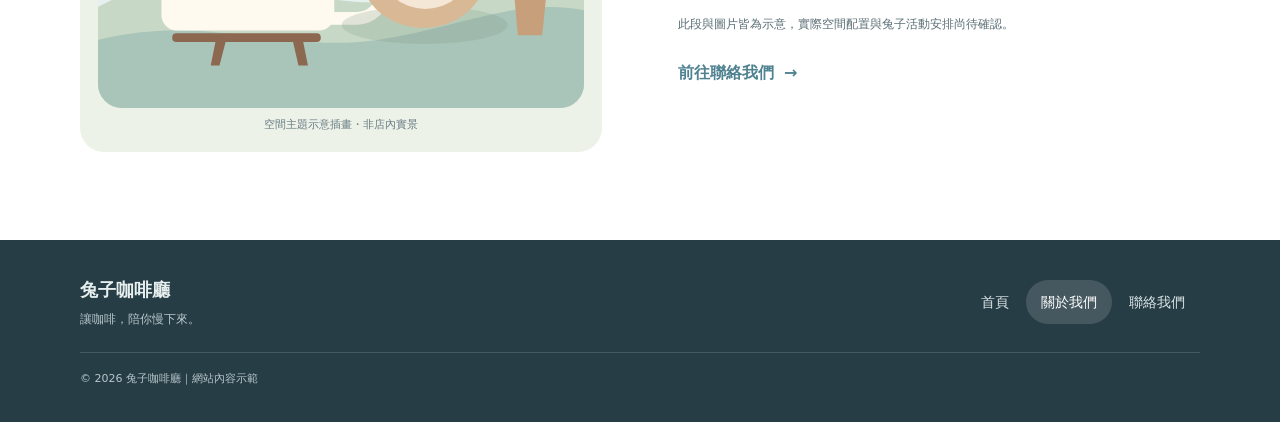
<file: pages/about.html>
﻿<!doctype html>
<html lang="zh-Hant">
<head>
  <meta charset="utf-8"><meta name="viewport" content="width=device-width, initial-scale=1"><meta name="theme-color" content="#f4f7f7">
  <meta name="description" content="認識兔子咖啡廳的品牌故事與經營理念。"><title>關於我們｜兔子咖啡廳</title>
  <link rel="stylesheet" href="assets/css/site.css"><script src="assets/js/site.js" defer></script>
</head>
<body>
  <a class="skip-link" href="#main">跳到主要內容</a>
  <header class="site-header"><div class="header-inner wrap"><a class="brand" href="index.html" aria-label="兔子咖啡廳首頁"><span class="brand-mark" aria-hidden="true">☕</span><span>兔子咖啡廳<small>讓咖啡，陪你慢下來。</small></span></a><button class="menu-toggle" type="button" aria-expanded="false" aria-controls="site-nav"><span class="menu-icon" aria-hidden="true"></span><span class="menu-label">選單</span></button><nav class="site-nav" id="site-nav" aria-label="主要導覽"><a href="index.html">首頁</a><a href="about.html" aria-current="page">關於我們</a><a href="contact.html">聯絡我們</a></nav></div></header>
  <main id="main">
    <section class="page-hero"><div class="wrap page-hero-inner"><p class="eyebrow">OUR STORY</p><h1>讓相遇，慢慢發生</h1><p class="lead">一杯咖啡的時間，認識一個空間，也認識兔子的日常。</p></div><span class="page-hero-decoration" aria-hidden="true">✳</span></section>
    <section class="story section wrap"><div class="story-label"><p class="eyebrow">THE BEGINNING</p><h2>從一個溫柔的念頭開始</h2></div><div class="story-body"><p>我們想像一個能讓人放慢步伐的地方：有咖啡的香氣，也有兔子自在生活的身影。於是，兔子咖啡廳成為一個關於陪伴與日常的小小提案。</p><p>這是品牌故事示範文案，成立時間、實際起點與經營者經歷尚未提供，發布前請依真實故事修訂。</p></div></section>
    <section class="values section"><div class="wrap"><div class="section-heading centered"><p class="eyebrow">WHAT MATTERS</p><h2>我們在意的三件事</h2></div><div class="card-grid"><article class="value-card"><span class="value-index">一</span><h3>自在相處</h3><p>尊重每個人的節奏，也尊重兔子的個性與界線。</p></article><article class="value-card"><span class="value-index">二</span><h3>用心款待</h3><p>從一杯咖啡到空間細節，讓每次停留都感到自在。</p></article><article class="value-card"><span class="value-index">三</span><h3>友善照護</h3><p>以兔子的舒適與安全為優先，建立合適的互動方式。</p></article></div><p class="muted center small">經營理念為示範文案，實際照護規範與服務方式待店家確認。</p></div></section>
    <section class="environment section wrap"><figure class="environment-art"><img src="assets/images/rabbit-cafe.svg" alt="以兔子、盆栽與咖啡為主題的扁平插畫，非實際店內照片"><figcaption>空間主題示意插畫・非店內實景</figcaption></figure><div class="environment-copy"><p class="eyebrow">A PLACE TO PAUSE</p><h2>留一個角落，<br>給安靜的陪伴</h2><p>想像中的空間，以柔和色彩、自然元素與舒適座位，陪伴你享用咖啡、觀察兔子的日常。</p><p class="muted">此段與圖片皆為示意，實際空間配置與兔子活動安排尚待確認。</p><a class="text-link" href="contact.html">前往聯絡我們 <span aria-hidden="true">→</span></a></div></section>
  </main>
  <footer class="site-footer"><div class="wrap footer-inner"><div><a class="footer-brand" href="index.html">兔子咖啡廳</a><p>讓咖啡，陪你慢下來。</p></div><nav class="footer-nav" aria-label="頁尾導覽"><a href="index.html">首頁</a><a href="about.html" aria-current="page">關於我們</a><a href="contact.html">聯絡我們</a></nav><p class="copyright">© <span data-year>2026</span> 兔子咖啡廳｜網站內容示範</p></div></footer>
</body>
</html>
</file>
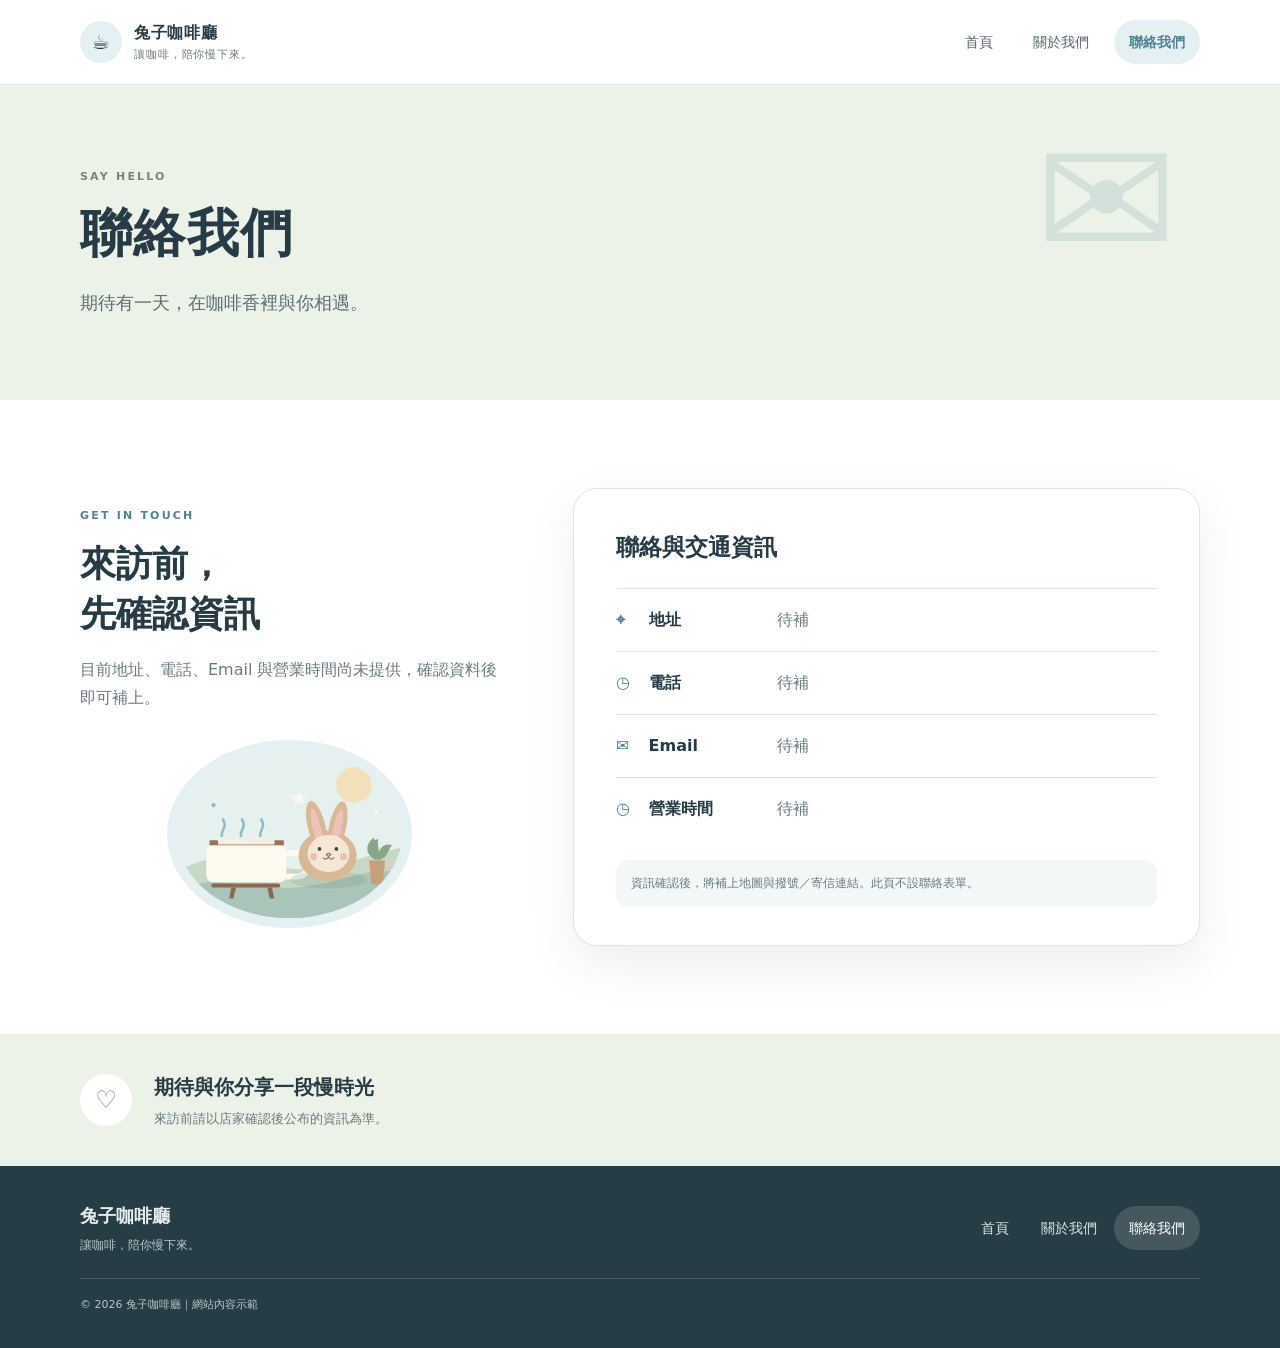
<file: pages/contact.html>
﻿<!doctype html>
<html lang="zh-Hant">
<head>
  <meta charset="utf-8"><meta name="viewport" content="width=device-width, initial-scale=1"><meta name="theme-color" content="#f4f7f7">
  <meta name="description" content="查看兔子咖啡廳聯絡與交通資訊。"><title>聯絡我們｜兔子咖啡廳</title>
  <link rel="stylesheet" href="assets/css/site.css"><script src="assets/js/site.js" defer></script>
</head>
<body>
  <a class="skip-link" href="#main">跳到主要內容</a>
  <header class="site-header"><div class="header-inner wrap"><a class="brand" href="index.html" aria-label="兔子咖啡廳首頁"><span class="brand-mark" aria-hidden="true">☕</span><span>兔子咖啡廳<small>讓咖啡，陪你慢下來。</small></span></a><button class="menu-toggle" type="button" aria-expanded="false" aria-controls="site-nav"><span class="menu-icon" aria-hidden="true"></span><span class="menu-label">選單</span></button><nav class="site-nav" id="site-nav" aria-label="主要導覽"><a href="index.html">首頁</a><a href="about.html">關於我們</a><a href="contact.html" aria-current="page">聯絡我們</a></nav></div></header>
  <main id="main">
    <section class="page-hero contact-hero"><div class="wrap page-hero-inner"><p class="eyebrow">SAY HELLO</p><h1>聯絡我們</h1><p class="lead">期待有一天，在咖啡香裡與你相遇。</p></div><span class="page-hero-decoration" aria-hidden="true">✉</span></section>
    <section class="contact-layout section wrap"><div class="contact-intro"><p class="eyebrow">GET IN TOUCH</p><h2>來訪前，<br>先確認資訊</h2><p>目前地址、電話、Email 與營業時間尚未提供，確認資料後即可補上。</p><div class="contact-art"><img src="assets/images/rabbit-cafe.svg" alt="兔子與咖啡杯的簡單插畫，作為聯絡頁裝飾示意"></div></div><div class="contact-panel"><h2>聯絡與交通資訊</h2><dl class="contact-list"><div><dt><span aria-hidden="true">⌖</span> 地址</dt><dd>待補</dd></div><div><dt><span aria-hidden="true">◷</span> 電話</dt><dd>待補</dd></div><div><dt><span aria-hidden="true">✉</span> Email</dt><dd>待補</dd></div><div><dt><span aria-hidden="true">◷</span> 營業時間</dt><dd>待補</dd></div></dl><p class="contact-hint">資訊確認後，將補上地圖與撥號／寄信連結。此頁不設聯絡表單。</p></div></section>
    <section class="visit-note"><div class="wrap visit-note-inner"><span class="visit-icon" aria-hidden="true">♡</span><div><h2>期待與你分享一段慢時光</h2><p>來訪前請以店家確認後公布的資訊為準。</p></div></div></section>
  </main>
  <footer class="site-footer"><div class="wrap footer-inner"><div><a class="footer-brand" href="index.html">兔子咖啡廳</a><p>讓咖啡，陪你慢下來。</p></div><nav class="footer-nav" aria-label="頁尾導覽"><a href="index.html">首頁</a><a href="about.html">關於我們</a><a href="contact.html" aria-current="page">聯絡我們</a></nav><p class="copyright">© <span data-year>2026</span> 兔子咖啡廳｜網站內容示範</p></div></footer>
</body>
</html>
</file>
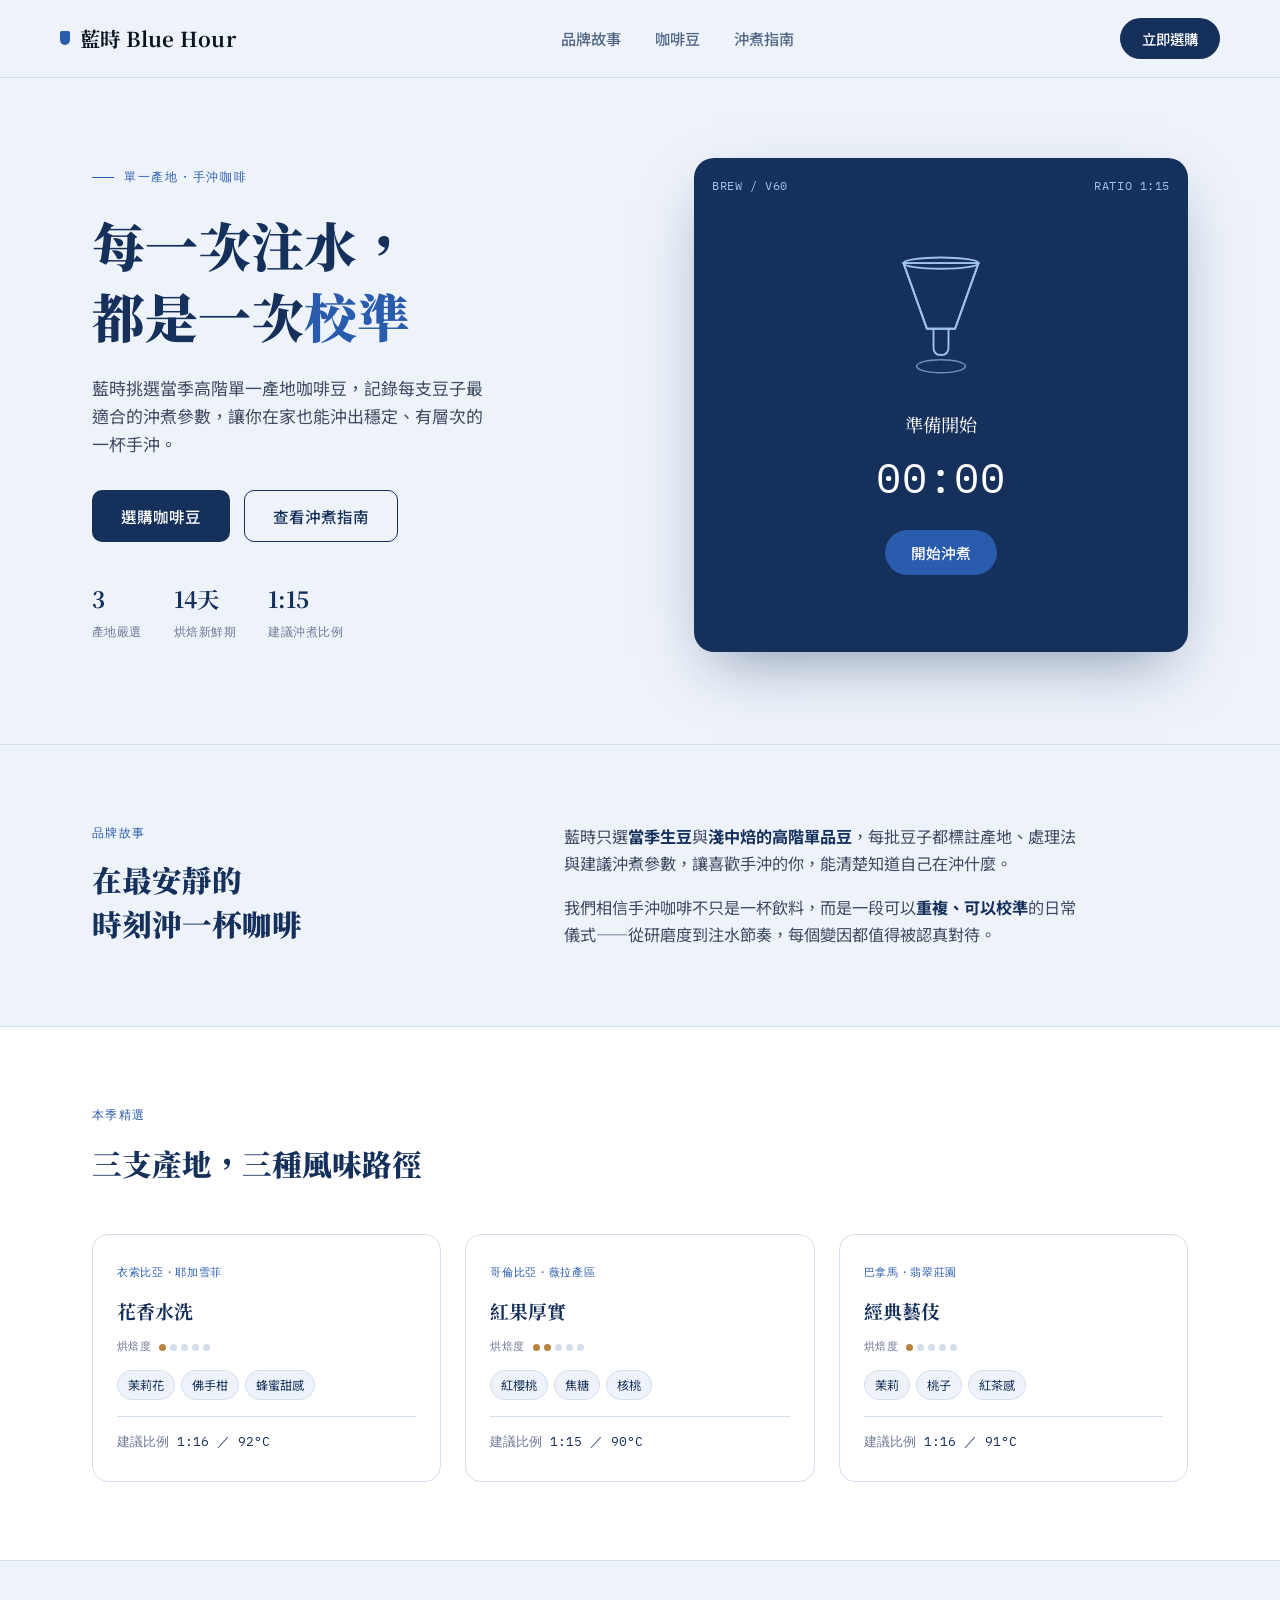
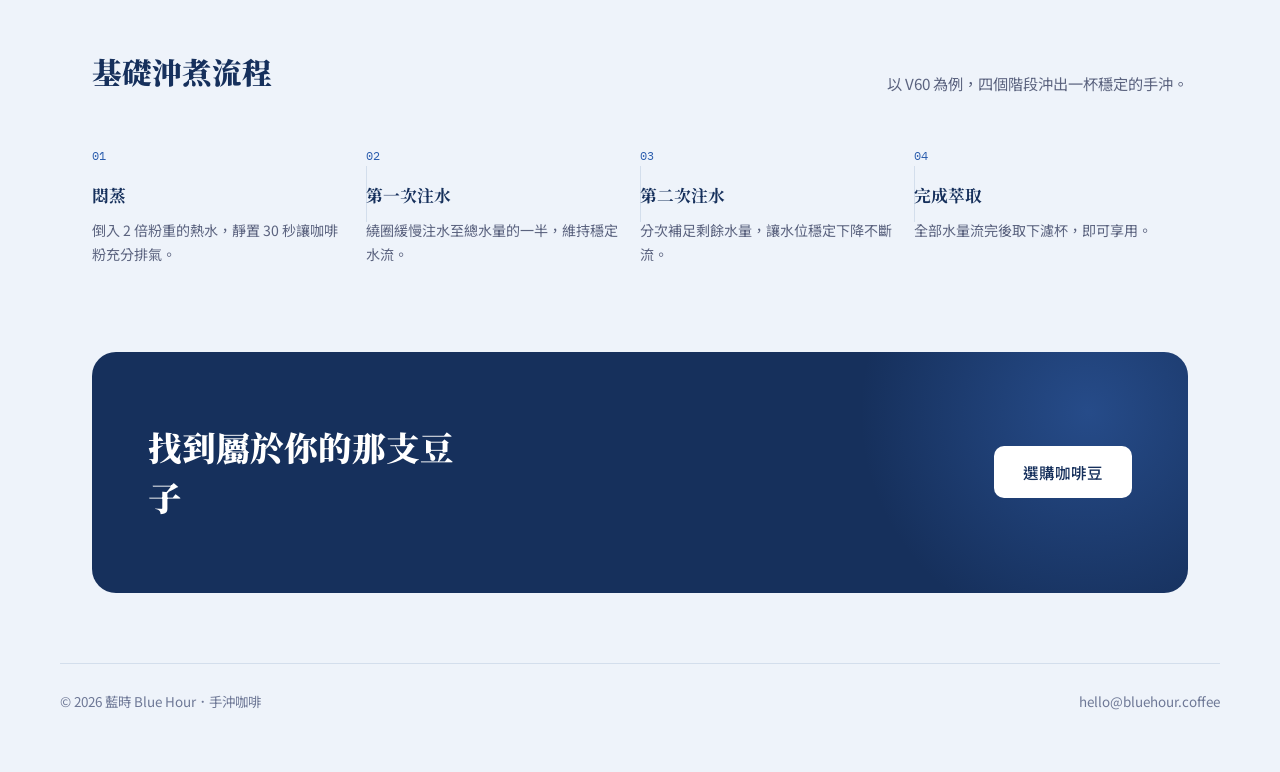
<file: w1/claude.html>
<!DOCTYPE html>
<html lang="zh-Hant">
<head>
<meta charset="UTF-8">
<meta name="viewport" content="width=device-width, initial-scale=1.0">
<title>藍時 Blue Hour｜手沖咖啡</title>
<link rel="preconnect" href="https://fonts.googleapis.com">
<link rel="preconnect" href="https://fonts.gstatic.com" crossorigin>
<link href="https://fonts.googleapis.com/css2?family=Noto+Serif+TC:wght@500;700;900&family=Noto+Sans+TC:wght@400;500;700&family=IBM+Plex+Mono:wght@400;500&display=swap" rel="stylesheet">
<style>
  :root{
    --ink: #0B1220;
    --deep: #16305C;
    --blue: #2A5CAD;
    --blue-bright: #3E74CC;
    --paper: #EEF3FA;
    --mist: #D3DEEC;
    --white: #FFFFFF;
    --roast: #B9843E;

    --display: 'Noto Serif TC', serif;
    --body: 'Noto Sans TC', sans-serif;
    --mono: 'IBM Plex Mono', monospace;
  }

  *{ box-sizing:border-box; margin:0; padding:0; }
  html{ scroll-behavior:smooth; }
  body{
    background: var(--paper);
    color: var(--ink);
    font-family: var(--body);
    line-height:1.65;
    -webkit-font-smoothing:antialiased;
  }
  a{ color:inherit; text-decoration:none; }
  ul{ list-style:none; }
  button{ font-family:inherit; cursor:pointer; }
  :focus-visible{ outline:2px solid var(--blue); outline-offset:3px; border-radius:4px; }

  .wrap{ max-width:1160px; margin:0 auto; padding:0 32px; }

  /* NAV */
  header.site{
    position:sticky; top:0; z-index:50;
    background: rgba(238,243,250,0.88);
    backdrop-filter: blur(10px);
    border-bottom:1px solid var(--mist);
  }
  .nav{ display:flex; align-items:center; justify-content:space-between; padding:18px 0; }
  .logo{ font-family:var(--display); font-weight:700; font-size:1.28rem; letter-spacing:0.02em; display:flex; align-items:center; gap:10px; }
  .logo .mark{ width:10px; height:14px; background:var(--blue); border-radius:2px 2px 6px 6px; }
  .nav-links{ display:flex; gap:34px; font-size:0.95rem; font-weight:500; color:var(--deep); }
  .nav-links a{ opacity:0.72; transition:opacity .15s ease; }
  .nav-links a:hover{ opacity:1; }
  .nav-cta{
    background:var(--deep); color:var(--white);
    padding:10px 22px; border-radius:999px; font-size:0.9rem; font-weight:500;
    border:none; transition:background .15s ease, transform .15s ease;
  }
  .nav-cta:hover{ background:var(--blue); transform:translateY(-1px); }

  /* HERO */
  .hero{ padding:80px 0 92px; }
  .hero-grid{ display:grid; grid-template-columns:1.05fr 0.95fr; gap:56px; align-items:center; }
  .eyebrow{
    font-family:var(--mono); font-size:0.76rem; letter-spacing:0.14em; text-transform:uppercase;
    color:var(--blue); display:flex; align-items:center; gap:10px; margin-bottom:22px;
  }
  .eyebrow::before{ content:""; width:22px; height:1px; background:var(--blue); }
  .hero h1{
    font-family:var(--display); font-weight:900; font-size:clamp(2.1rem,4.2vw,3.3rem);
    line-height:1.35; color:var(--deep); margin-bottom:22px;
  }
  .hero h1 em{ font-style:normal; color:var(--blue); }
  .hero p.lede{ font-size:1.06rem; color:#3F4A63; max-width:44ch; margin-bottom:32px; }
  .hero-actions{ display:flex; gap:14px; flex-wrap:wrap; margin-bottom:38px; }
  .btn-primary, .btn-ghost{
    padding:14px 28px; border-radius:10px; font-size:0.97rem; font-weight:500;
    border:1px solid transparent; transition:all .15s ease; display:inline-flex; align-items:center; gap:8px;
  }
  .btn-primary{ background:var(--deep); color:var(--white); }
  .btn-primary:hover{ background:var(--blue); transform:translateY(-1px); }
  .btn-ghost{ background:transparent; border-color:var(--deep); color:var(--deep); }
  .btn-ghost:hover{ background:var(--deep); color:var(--white); }

  .hero-stats{ display:flex; gap:32px; font-family:var(--mono); }
  .hero-stats div strong{ display:block; font-size:1.4rem; font-family:var(--display); color:var(--deep); }
  .hero-stats div span{ font-size:0.74rem; color:#6E7896; letter-spacing:0.04em; }

  /* SIGNATURE: brew timer */
  .brewer{
    position:relative; background:var(--deep); border-radius:20px;
    aspect-ratio:1/1; overflow:hidden;
    box-shadow:0 24px 60px -20px rgba(22,48,92,0.5);
    display:flex; flex-direction:column; align-items:center; justify-content:center;
    padding: 26px;
  }
  .brewer-hud{
    position:absolute; top:18px; left:18px; right:18px;
    display:flex; justify-content:space-between;
    font-family:var(--mono); font-size:0.72rem; color:#9FC1EE; letter-spacing:0.05em;
  }
  .brewer-stage{
    font-family:var(--display); color:var(--white); font-size:1.15rem;
    margin-top: 6px; margin-bottom: 4px; text-align:center; min-height: 1.6em;
  }
  .brewer-time{
    font-family:var(--mono); font-size:2.6rem; color:var(--white); letter-spacing:0.02em; margin-bottom:18px;
  }
  .dripper-svg{ width:150px; margin-bottom: 18px; }
  .brewer-btn{
    background:var(--blue); color:var(--white); border:none;
    padding:12px 26px; border-radius:999px; font-size:0.92rem; font-weight:500;
    transition:background .15s ease;
  }
  .brewer-btn:hover{ background:var(--blue-bright); }
  .brewer-btn:disabled{ opacity:0.55; cursor:default; }

  /* STORY */
  .story{ padding:78px 0; border-top:1px solid var(--mist); }
  .story-grid{ display:grid; grid-template-columns:0.8fr 1.2fr; gap:56px; }
  .section-label{
    font-family:var(--mono); font-size:0.76rem; letter-spacing:0.12em; text-transform:uppercase;
    color:var(--blue); margin-bottom:14px;
  }
  .story h2{ font-family:var(--display); font-weight:900; font-size:1.85rem; color:var(--deep); line-height:1.5; }
  .story-body p{ font-size:1.01rem; color:#3F4A63; margin-bottom:18px; max-width:58ch; }
  .story-body p:last-child{ margin-bottom:0; }
  .story-body strong{ color:var(--deep); }

  /* BEANS */
  .beans{ padding:78px 0; background:var(--white); border-top:1px solid var(--mist); border-bottom:1px solid var(--mist); }
  .beans-head{ max-width:640px; margin-bottom:46px; }
  .beans-head h2{ font-family:var(--display); font-weight:900; font-size:1.85rem; color:var(--deep); margin-top:10px; }
  .bean-cards{ display:grid; grid-template-columns:repeat(3,1fr); gap:24px; }
  .b-card{
    border:1px solid var(--mist); border-radius:16px; padding:28px 24px;
    transition:border-color .15s ease, transform .15s ease;
  }
  .b-card:hover{ border-color:var(--blue-bright); transform:translateY(-3px); }
  .b-card .origin{ font-family:var(--mono); font-size:0.7rem; color:var(--blue); letter-spacing:0.06em; margin-bottom:14px; }
  .b-card h3{ font-family:var(--display); font-weight:700; font-size:1.18rem; color:var(--deep); margin-bottom:12px; }
  .roast-bar{ display:flex; align-items:center; gap:8px; margin-bottom:14px; }
  .roast-bar .label{ font-family:var(--mono); font-size:0.68rem; color:#6E7896; letter-spacing:0.04em; }
  .roast-dots{ display:flex; gap:4px; }
  .roast-dots span{ width:7px; height:7px; border-radius:50%; background:var(--mist); }
  .roast-dots span.on{ background:var(--roast); }
  .flavor-tags{ display:flex; flex-wrap:wrap; gap:6px; margin-bottom:16px; }
  .flavor-tags span{
    font-size:0.76rem; padding:4px 10px; border-radius:999px;
    background:var(--paper); color:var(--deep); border:1px solid var(--mist);
  }
  .b-card .ratio{ font-family:var(--mono); font-size:0.82rem; color:var(--deep); border-top:1px solid var(--mist); padding-top:14px; }
  .b-card .ratio span{ color:#6E7896; }

  /* GUIDE */
  .guide{ padding:86px 0; }
  .guide-head{ display:flex; justify-content:space-between; align-items:flex-end; margin-bottom:50px; gap:24px; flex-wrap:wrap; }
  .guide-head h2{ font-family:var(--display); font-weight:900; font-size:1.85rem; color:var(--deep); }
  .guide-head p{ max-width:38ch; color:#5B637F; font-size:0.95rem; }
  .steps{ display:grid; grid-template-columns:repeat(4,1fr); position:relative; }
  .step{ position:relative; padding:0 22px 0 0; }
  .step:not(:last-child)::after{
    content:""; position:absolute; top:20px; right:-1px; width:1px; height:56px; background:var(--mist);
  }
  .step .num{ font-family:var(--mono); font-size:0.76rem; color:var(--blue); margin-bottom:16px; display:block; }
  .step h3{ font-family:var(--display); font-weight:700; font-size:1.05rem; color:var(--deep); margin-bottom:10px; }
  .step p{ font-size:0.88rem; color:#5B637F; }

  /* CTA */
  .cta{
    background:var(--deep); color:var(--white); border-radius:24px; margin:0 32px 32px;
    padding:70px 56px; position:relative; overflow:hidden;
  }
  .cta::before{
    content:""; position:absolute; width:460px; height:460px;
    background:radial-gradient(circle, rgba(62,116,204,0.4), transparent 70%);
    top:-170px; right:-130px; border-radius:50%;
  }
  .cta-inner{ position:relative; z-index:2; display:flex; justify-content:space-between; align-items:center; gap:40px; flex-wrap:wrap; }
  .cta h2{ font-family:var(--display); font-weight:900; font-size:clamp(1.5rem,2.8vw,2.1rem); max-width:16ch; line-height:1.5; }
  .cta .btn-primary{ background:var(--white); color:var(--deep); white-space:nowrap; }
  .cta .btn-primary:hover{ background:var(--paper); }

  footer.site{ padding:38px 32px 60px; }
  .footer-grid{
    max-width:1160px; margin:0 auto; display:flex; justify-content:space-between; align-items:center;
    flex-wrap:wrap; gap:16px; font-size:0.84rem; color:#6E7896; border-top:1px solid var(--mist); padding-top:26px;
  }

  @media (prefers-reduced-motion:reduce){ *{ animation-duration:0.001ms !important; transition-duration:0.001ms !important; } }

  @media (max-width:880px){
    .hero-grid{ grid-template-columns:1fr; }
    .brewer{ order:-1; max-width:400px; margin:0 auto 8px; }
    .story-grid{ grid-template-columns:1fr; gap:28px; }
    .bean-cards{ grid-template-columns:1fr; }
    .steps{ grid-template-columns:1fr 1fr; row-gap:32px; }
    .step:nth-child(2)::after{ display:none; }
    .nav-links{ display:none; }
    .cta{ margin:0 16px 16px; padding:46px 28px; }
    .cta-inner{ flex-direction:column; align-items:flex-start; }
  }
  @media (max-width:520px){
    .wrap{ padding:0 20px; }
    .steps{ grid-template-columns:1fr; }
    .step:not(:last-child)::after{ display:none; }
    .hero-stats{ gap:20px; }
  }
</style>
</head>
<body>

<header class="site">
  <nav class="wrap nav">
    <div class="logo"><span class="mark"></span>藍時 Blue Hour</div>
    <ul class="nav-links">
      <li><a href="#story">品牌故事</a></li>
      <li><a href="#beans">咖啡豆</a></li>
      <li><a href="#guide">沖煮指南</a></li>
    </ul>
    <button class="nav-cta">立即選購</button>
  </nav>
</header>

<section class="hero">
  <div class="wrap hero-grid">
    <div>
      <div class="eyebrow">單一產地・手沖咖啡</div>
      <h1>每一次注水，<br>都是一次<em>校準</em></h1>
      <p class="lede">藍時挑選當季高階單一產地咖啡豆，記錄每支豆子最適合的沖煮參數，讓你在家也能沖出穩定、有層次的一杯手沖。</p>
      <div class="hero-actions">
        <button class="btn-primary">選購咖啡豆</button>
        <button class="btn-ghost">查看沖煮指南</button>
      </div>
      <div class="hero-stats">
        <div><strong>3</strong><span>產地嚴選</span></div>
        <div><strong>14天</strong><span>烘焙新鮮期</span></div>
        <div><strong>1:15</strong><span>建議沖煮比例</span></div>
      </div>
    </div>

    <div class="brewer">
      <div class="brewer-hud">
        <span>BREW / V60</span>
        <span id="ratioTag">RATIO 1:15</span>
      </div>
      <svg class="dripper-svg" id="dripperSvg" viewBox="0 0 160 160" xmlns="http://www.w3.org/2000/svg">
        <path d="M40 30 L120 30 L95 100 L65 100 Z" fill="none" stroke="#9FC1EE" stroke-width="2"/>
        <rect id="waterLevel" x="65" y="98" width="30" height="0" fill="#3E74CC" opacity="0.85"/>
        <path d="M40 30 L120 30 L95 100 L65 100 Z" fill="none" stroke="#9FC1EE" stroke-width="2"/>
        <ellipse cx="80" cy="30" rx="40" ry="6" fill="none" stroke="#9FC1EE" stroke-width="2"/>
        <path d="M72 100 L72 120 Q72 128 80 128 Q88 128 88 120 L88 100" fill="none" stroke="#9FC1EE" stroke-width="2"/>
        <ellipse cx="80" cy="140" rx="26" ry="7" fill="none" stroke="#6E92C4" stroke-width="1.6"/>
        <line id="pourLine" x1="80" y1="8" x2="80" y2="30" stroke="#3E74CC" stroke-width="3" opacity="0"/>
      </svg>
      <div class="brewer-stage" id="stageLabel">準備開始</div>
      <div class="brewer-time" id="timeLabel">00:00</div>
      <button class="brewer-btn" id="brewBtn">開始沖煮</button>
    </div>
  </div>
</section>

<section class="story" id="story">
  <div class="wrap story-grid">
    <div>
      <div class="section-label">品牌故事</div>
      <h2>在最安靜的<br>時刻沖一杯咖啡</h2>
    </div>
    <div class="story-body">
      <p>藍時只選<strong>當季生豆</strong>與<strong>淺中焙的高階單品豆</strong>，每批豆子都標註產地、處理法與建議沖煮參數，讓喜歡手沖的你，能清楚知道自己在沖什麼。</p>
      <p>我們相信手沖咖啡不只是一杯飲料，而是一段可以<strong>重複、可以校準</strong>的日常儀式——從研磨度到注水節奏，每個變因都值得被認真對待。</p>
    </div>
  </div>
</section>

<section class="beans" id="beans">
  <div class="wrap">
    <div class="beans-head">
      <div class="section-label">本季精選</div>
      <h2>三支產地，三種風味路徑</h2>
    </div>
    <div class="bean-cards">
      <div class="b-card">
        <div class="origin">衣索比亞・耶加雪菲</div>
        <h3>花香水洗</h3>
        <div class="roast-bar">
          <span class="label">烘焙度</span>
          <div class="roast-dots"><span class="on"></span><span></span><span></span><span></span><span></span></div>
        </div>
        <div class="flavor-tags"><span>茉莉花</span><span>佛手柑</span><span>蜂蜜甜感</span></div>
        <div class="ratio"><span>建議比例</span> 1:16 ／ 92°C</div>
      </div>
      <div class="b-card">
        <div class="origin">哥倫比亞・薇拉產區</div>
        <h3>紅果厚實</h3>
        <div class="roast-bar">
          <span class="label">烘焙度</span>
          <div class="roast-dots"><span class="on"></span><span class="on"></span><span></span><span></span><span></span></div>
        </div>
        <div class="flavor-tags"><span>紅櫻桃</span><span>焦糖</span><span>核桃</span></div>
        <div class="ratio"><span>建議比例</span> 1:15 ／ 90°C</div>
      </div>
      <div class="b-card">
        <div class="origin">巴拿馬・翡翠莊園</div>
        <h3>經典藝伎</h3>
        <div class="roast-bar">
          <span class="label">烘焙度</span>
          <div class="roast-dots"><span class="on"></span><span></span><span></span><span></span><span></span></div>
        </div>
        <div class="flavor-tags"><span>茉莉</span><span>桃子</span><span>紅茶感</span></div>
        <div class="ratio"><span>建議比例</span> 1:16 ／ 91°C</div>
      </div>
    </div>
  </div>
</section>

<section class="guide" id="guide">
  <div class="wrap">
    <div class="guide-head">
      <h2>基礎沖煮流程</h2>
      <p>以 V60 為例，四個階段沖出一杯穩定的手沖。</p>
    </div>
    <div class="steps">
      <div class="step">
        <span class="num">01</span>
        <h3>悶蒸</h3>
        <p>倒入 2 倍粉重的熱水，靜置 30 秒讓咖啡粉充分排氣。</p>
      </div>
      <div class="step">
        <span class="num">02</span>
        <h3>第一次注水</h3>
        <p>繞圈緩慢注水至總水量的一半，維持穩定水流。</p>
      </div>
      <div class="step">
        <span class="num">03</span>
        <h3>第二次注水</h3>
        <p>分次補足剩餘水量，讓水位穩定下降不斷流。</p>
      </div>
      <div class="step">
        <span class="num">04</span>
        <h3>完成萃取</h3>
        <p>全部水量流完後取下濾杯，即可享用。</p>
      </div>
    </div>
  </div>
</section>

<div class="wrap" style="padding:0;">
  <div class="cta">
    <div class="cta-inner">
      <h2>找到屬於你的那支豆子</h2>
      <button class="btn-primary">選購咖啡豆</button>
    </div>
  </div>
</div>

<footer class="site">
  <div class="footer-grid">
    <div>© 2026 藍時 Blue Hour．手沖咖啡</div>
    <div>hello@bluehour.coffee</div>
  </div>
</footer>

<script>
  (function(){
    const btn = document.getElementById('brewBtn');
    const stageLabel = document.getElementById('stageLabel');
    const timeLabel = document.getElementById('timeLabel');
    const waterLevel = document.getElementById('waterLevel');
    const pourLine = document.getElementById('pourLine');

    const stages = [
      { name:'悶蒸中', dur:30, water:8 },
      { name:'第一次注水', dur:60, water:38 },
      { name:'第二次注水', dur:60, water:75 },
      { name:'萃取完成', dur:0, water:75 }
    ];

    let running = false;
    let stageIndex = 0;
    let elapsed = 0;
    let totalElapsed = 0;
    let timer = null;

    function fmt(s){
      const m = Math.floor(s/60).toString().padStart(2,'0');
      const sec = Math.floor(s%60).toString().padStart(2,'0');
      return m+':'+sec;
    }

    function tick(){
      totalElapsed += 1;
      elapsed += 1;
      timeLabel.textContent = fmt(totalElapsed);

      const stage = stages[stageIndex];
      const progress = stage.dur ? Math.min(elapsed/stage.dur, 1) : 1;
      const prevWater = stageIndex === 0 ? 0 : stages[stageIndex-1].water;
      const currentWater = prevWater + (stage.water - prevWater) * progress;
      waterLevel.setAttribute('y', 98 - currentWater*0.55);
      waterLevel.setAttribute('height', currentWater*0.55);

      pourLine.style.opacity = (stageIndex === 1 || stageIndex === 2) ? '0.9' : '0';

      if(stage.dur && elapsed >= stage.dur){
        stageIndex += 1;
        elapsed = 0;
        if(stageIndex >= stages.length - 1){
          stageLabel.textContent = stages[stages.length-1].name;
          pourLine.style.opacity = '0';
          clearInterval(timer);
          running = false;
          btn.disabled = false;
          btn.textContent = '再沖一次';
          return;
        }
        stageLabel.textContent = stages[stageIndex].name;
      }
    }

    btn.addEventListener('click', () => {
      if(running) return;
      running = true;
      stageIndex = 0;
      elapsed = 0;
      totalElapsed = 0;
      waterLevel.setAttribute('y', 98);
      waterLevel.setAttribute('height', 0);
      stageLabel.textContent = stages[0].name;
      timeLabel.textContent = '00:00';
      btn.disabled = true;
      btn.textContent = '沖煮中…';
      timer = setInterval(tick, 1000);
    });
  })();
</script>

</body>
</html>
</file>
<file: pages/assets/css/site.css>
﻿:root{--ink:#263b45;--muted:#697b80;--blue:#8dbbc8;--blue-dark:#4f8291;--blue-pale:#e4f0f2;--green:#b8cbb7;--green-pale:#edf2e9;--paper:#f4f7f7;--white:#fff;--line:#dce5e5;--shadow:0 18px 48px rgba(40,74,83,.09);--radius:24px;--font:system-ui,-apple-system,"Segoe UI","Noto Sans TC","Microsoft JhengHei",sans-serif}
*{box-sizing:border-box}html{scroll-behavior:smooth}body{margin:0;background:var(--white);color:var(--ink);font-family:var(--font);font-size:16px;line-height:1.75}img{display:block;max-width:100%}a{color:inherit}button{font:inherit}.wrap{width:min(1120px,calc(100% - 48px));margin-inline:auto}.skip-link{position:absolute;top:-60px;left:16px;z-index:20;padding:10px 16px;background:var(--ink);color:white;border-radius:8px}.skip-link:focus{top:12px}.site-header{position:relative;z-index:5;background:rgba(255,255,255,.94);border-bottom:1px solid rgba(220,229,229,.75)}.header-inner{height:84px;display:flex;align-items:center;justify-content:space-between}.brand{display:flex;align-items:center;gap:12px;text-decoration:none;font-weight:750;letter-spacing:.04em;line-height:1.2}.brand-mark{display:grid;place-items:center;width:42px;height:42px;border-radius:50%;background:var(--blue-pale);font-size:20px}.brand small{display:block;margin-top:5px;color:var(--muted);font-size:11px;font-weight:500;letter-spacing:.08em}.site-nav{display:flex;gap:10px;align-items:center}.site-nav a,.footer-nav a{padding:10px 15px;text-decoration:none;color:#53656c;font-size:14px;border-radius:999px;transition:background .2s,color .2s}.site-nav a:hover,.footer-nav a:hover{background:var(--blue-pale);color:var(--ink)}.site-nav a[aria-current=page]{background:var(--blue-pale);color:var(--blue-dark);font-weight:700}.menu-toggle{display:none}.hero{position:relative;display:grid;grid-template-columns:1.05fr .95fr;align-items:center;gap:50px;min-height:565px;padding-block:72px}.hero-copy{position:relative;z-index:1}.eyebrow{margin:0 0 14px;color:var(--blue-dark);font-size:11px;font-weight:750;letter-spacing:.2em}.hero h1,.page-hero h1{margin:0;font-size:clamp(36px,5vw,58px);line-height:1.28;letter-spacing:.025em}.lead{margin:20px 0 0;color:#596d74;font-size:18px}.button-row{display:flex;flex-wrap:wrap;gap:12px;margin-top:30px}.button{display:inline-flex;align-items:center;justify-content:center;gap:12px;min-height:48px;padding:11px 22px;border:1px solid transparent;border-radius:999px;text-decoration:none;font-size:14px;font-weight:700;transition:transform .2s,box-shadow .2s,background .2s}.button:hover{transform:translateY(-2px)}.button-primary{background:var(--blue-dark);color:white;box-shadow:0 8px 20px rgba(79,130,145,.2)}.button-primary:hover{background:#3f7281}.button-quiet{border-color:var(--line);background:white}.button-quiet:hover{background:var(--paper)}.hero-art{position:relative;margin:0;padding:18px;background:linear-gradient(145deg,#e6f1f1,#f5f3e9);border-radius:45% 45% 36% 36% / 38% 38% 28% 28%;box-shadow:var(--shadow);transform:rotate(1.5deg)}.hero-art img{width:100%;border-radius:inherit}.hero-art figcaption,.environment-art figcaption{padding:7px 8px 0;color:var(--muted);font-size:11px;text-align:center}.hero-sparkle{position:absolute;color:#aec9ae;font-size:28px}.sparkle-one{top:85px;right:44%}.sparkle-two{right:20px;bottom:95px;color:#e9c995}.demo-note{margin:21px 0 0;color:#879497;font-size:11px}.section{padding-block:88px}.intro{display:grid;grid-template-columns:.85fr 1.15fr;gap:80px;border-top:1px solid var(--line)}.section-heading h2,.story-label h2,.environment h2,.contact-intro h2{margin:0;font-size:clamp(27px,3vw,36px);line-height:1.4}.intro-copy p:first-child{margin-top:0;font-size:17px}.muted{color:var(--muted);font-size:13px}.features{background:var(--paper)}.centered{text-align:center}.card-grid{display:grid;grid-template-columns:repeat(3,1fr);gap:20px;margin-top:38px}.feature-card,.value-card{position:relative;padding:30px;background:white;border:1px solid #e8eeee;border-radius:var(--radius);box-shadow:0 8px 28px rgba(40,74,83,.04)}.feature-number{position:absolute;top:23px;right:25px;color:#b8c8c9;font-size:12px;letter-spacing:.12em}.feature-icon{display:grid;place-items:center;width:52px;height:52px;margin-bottom:22px;border-radius:17px;background:var(--blue-pale);color:var(--blue-dark);font-size:24px}.feature-card:nth-child(2) .feature-icon{background:var(--green-pale);color:#718a70}.feature-card:nth-child(3) .feature-icon{background:#f6eee2;color:#ad8c5e}.feature-card h3,.value-card h3{margin:0 0 9px;font-size:19px}.feature-card p,.value-card p{margin:0;color:var(--muted);font-size:14px}.small{font-size:12px}.center{text-align:center}.features .small{margin-top:24px}.closing{display:flex;align-items:center;justify-content:space-between;gap:24px;margin-block:72px;padding:42px 50px;background:var(--blue-dark);border-radius:var(--radius);color:white}.closing .eyebrow{color:#d7e9e9}.closing h2{margin:0;font-size:27px}.closing p:last-child{margin:8px 0 0;color:#e2eeee;font-size:14px}.button-light{background:white;color:var(--ink);white-space:nowrap}.site-footer{background:#263d46;color:#e6eeee}.footer-inner{display:grid;grid-template-columns:1fr auto;align-items:center;gap:22px;padding-block:34px}.footer-brand{text-decoration:none;font-size:18px;font-weight:750}.footer-inner>div p{margin:3px 0 0;color:#b7c7ca;font-size:12px}.footer-nav{display:flex;gap:2px}.footer-nav a{color:#dce6e7}.footer-nav a[aria-current=page]{background:rgba(255,255,255,.14);color:white}.copyright{grid-column:1/-1;margin:0;padding-top:16px;border-top:1px solid rgba(255,255,255,.14);color:#b7c7ca;font-size:11px}.page-hero{position:relative;overflow:hidden;background:var(--blue-pale)}.page-hero-inner{position:relative;z-index:1;padding-block:82px}.page-hero h1{font-size:clamp(38px,5vw,52px)}.page-hero .lead{max-width:620px}.page-hero-decoration{position:absolute;right:max(8%,calc((100% - 1120px)/2));top:30px;color:rgba(79,130,145,.16);font-size:170px;line-height:1}.story{display:grid;grid-template-columns:.9fr 1.1fr;gap:80px}.story-body p{margin-top:0}.story-body p+p{color:var(--muted);font-size:13px}.values{background:var(--paper)}.value-card{padding:30px 28px}.value-index{display:block;margin-bottom:24px;color:var(--blue-dark);font-size:13px;font-weight:750}.values .small{margin-top:23px}.environment{display:grid;grid-template-columns:1fr 1fr;align-items:center;gap:76px}.environment-art{margin:0;padding:18px;background:var(--green-pale);border-radius:40% 40% 24px 24px}.environment-art img{width:100%;border-radius:inherit}.environment-copy>p:not(.eyebrow){color:#596d74}.environment-copy .muted{font-size:12px}.text-link{display:inline-flex;gap:10px;margin-top:12px;color:var(--blue-dark);font-weight:700;text-decoration:none}.text-link:hover{text-decoration:underline}.contact-hero{background:#edf2e9}.contact-hero .eyebrow{color:#718a70}.contact-layout{display:grid;grid-template-columns:.8fr 1.2fr;gap:75px;align-items:center}.contact-intro>p:not(.eyebrow){color:var(--muted)}.contact-art{width:min(245px,70%);margin:28px auto 0;padding:10px;background:var(--blue-pale);border-radius:50%}.contact-art img{border-radius:50%}.contact-panel{padding:38px 42px;background:#fff;border:1px solid var(--line);border-radius:var(--radius);box-shadow:var(--shadow)}.contact-panel h2{margin:0 0 20px;font-size:23px}.contact-list{margin:0}.contact-list>div{display:grid;grid-template-columns:145px 1fr;gap:16px;padding:17px 0;border-top:1px solid var(--line)}.contact-list dt{font-weight:700}.contact-list dt span{display:inline-block;width:27px;color:var(--blue-dark)}.contact-list dd{margin:0;color:var(--muted)}.contact-hint{margin:20px 0 0;padding:13px 15px;background:var(--paper);border-radius:12px;color:var(--muted);font-size:12px}.visit-note{background:var(--green-pale)}.visit-note-inner{display:flex;align-items:center;gap:22px;padding-block:36px}.visit-icon{display:grid;place-items:center;flex:0 0 52px;height:52px;border-radius:50%;background:white;color:#718a70;font-size:24px}.visit-note h2{margin:0;font-size:20px}.visit-note p{margin:3px 0 0;color:var(--muted);font-size:13px}
@media(max-width:760px){.wrap{width:min(100% - 36px,560px)}.header-inner{height:72px}.brand-mark{width:38px;height:38px}.menu-toggle{display:flex;align-items:center;gap:8px;padding:9px 12px;border:1px solid var(--line);border-radius:999px;background:white;color:var(--ink);cursor:pointer}.menu-icon{position:relative;width:16px;height:12px;border-top:2px solid;border-bottom:2px solid}.menu-icon:after{position:absolute;top:4px;left:0;width:100%;border-top:2px solid;content:""}.menu-label{font-size:12px}.site-nav{position:absolute;top:calc(100% - 1px);left:0;right:0;display:none;flex-direction:column;align-items:stretch;gap:4px;padding:12px 18px 18px;background:white;border-bottom:1px solid var(--line);box-shadow:0 14px 20px rgba(40,74,83,.08)}.site-nav.is-open{display:flex}.site-nav a{padding:12px 15px}.hero{grid-template-columns:1fr;gap:34px;min-height:0;padding-block:54px 62px}.hero h1{font-size:clamp(34px,9vw,48px)}.hero-art{width:min(100%,440px);margin:0 auto}.sparkle-one{top:auto;right:9%;bottom:40%}.sparkle-two{right:5px;bottom:28%}.section{padding-block:64px}.intro,.story{grid-template-columns:1fr;gap:24px}.card-grid{grid-template-columns:1fr;gap:13px;margin-top:26px}.feature-card,.value-card{padding:24px}.feature-icon{margin-bottom:15px}.closing{align-items:flex-start;flex-direction:column;margin-block:48px;padding:30px 26px}.closing h2{font-size:24px}.footer-inner{grid-template-columns:1fr;gap:14px;padding-block:27px}.footer-nav{flex-wrap:wrap;margin-inline:-10px}.copyright{grid-column:auto;margin-top:3px}.page-hero-inner{padding-block:60px}.page-hero-decoration{right:2%;top:22px;font-size:115px}.environment{grid-template-columns:1fr;gap:30px}.environment-art{width:min(100%,420px);margin:auto}.contact-layout{grid-template-columns:1fr;gap:30px}.contact-art{width:160px;margin:20px 0 0}.contact-panel{padding:27px 23px}.contact-list>div{grid-template-columns:120px 1fr;gap:8px}.visit-note-inner{align-items:flex-start;padding-block:28px}}
@media(prefers-reduced-motion:reduce){html{scroll-behavior:auto}*,*:before,*:after{scroll-behavior:auto!important;transition:none!important}}
</file>
